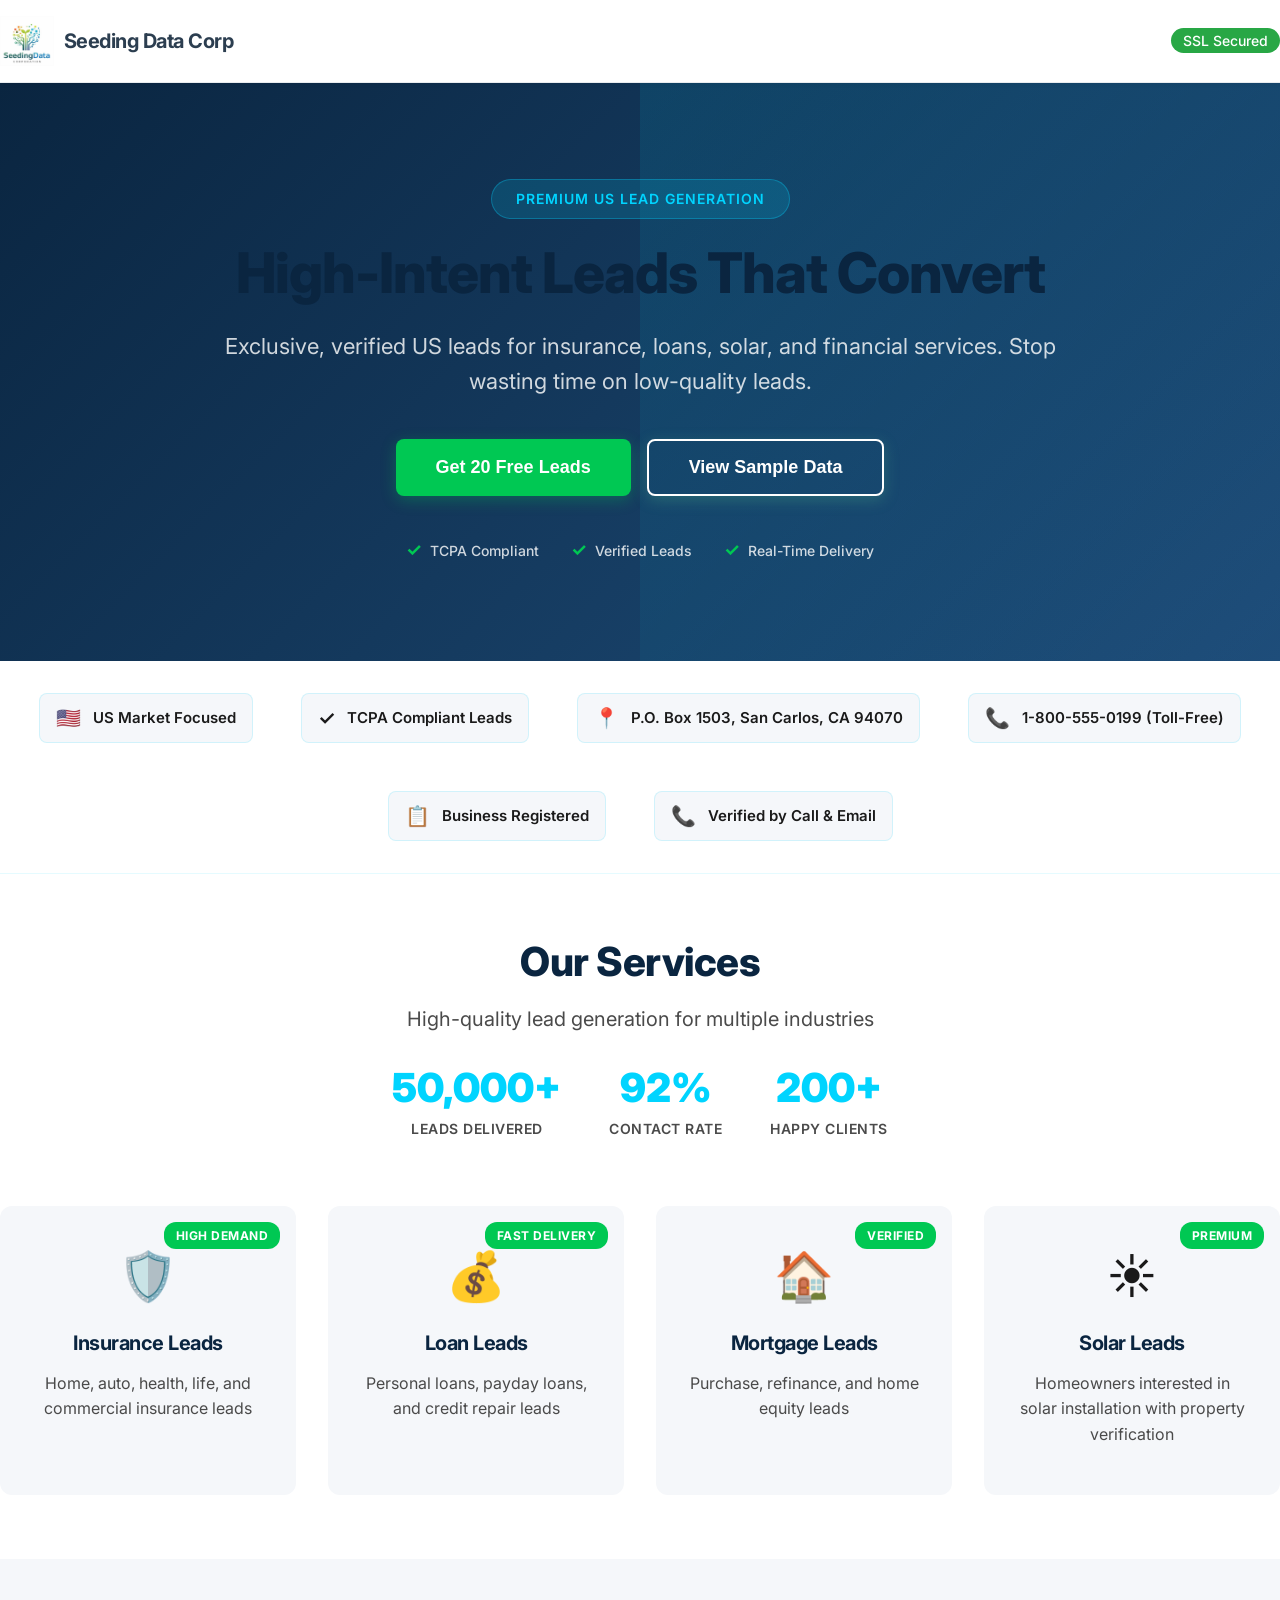
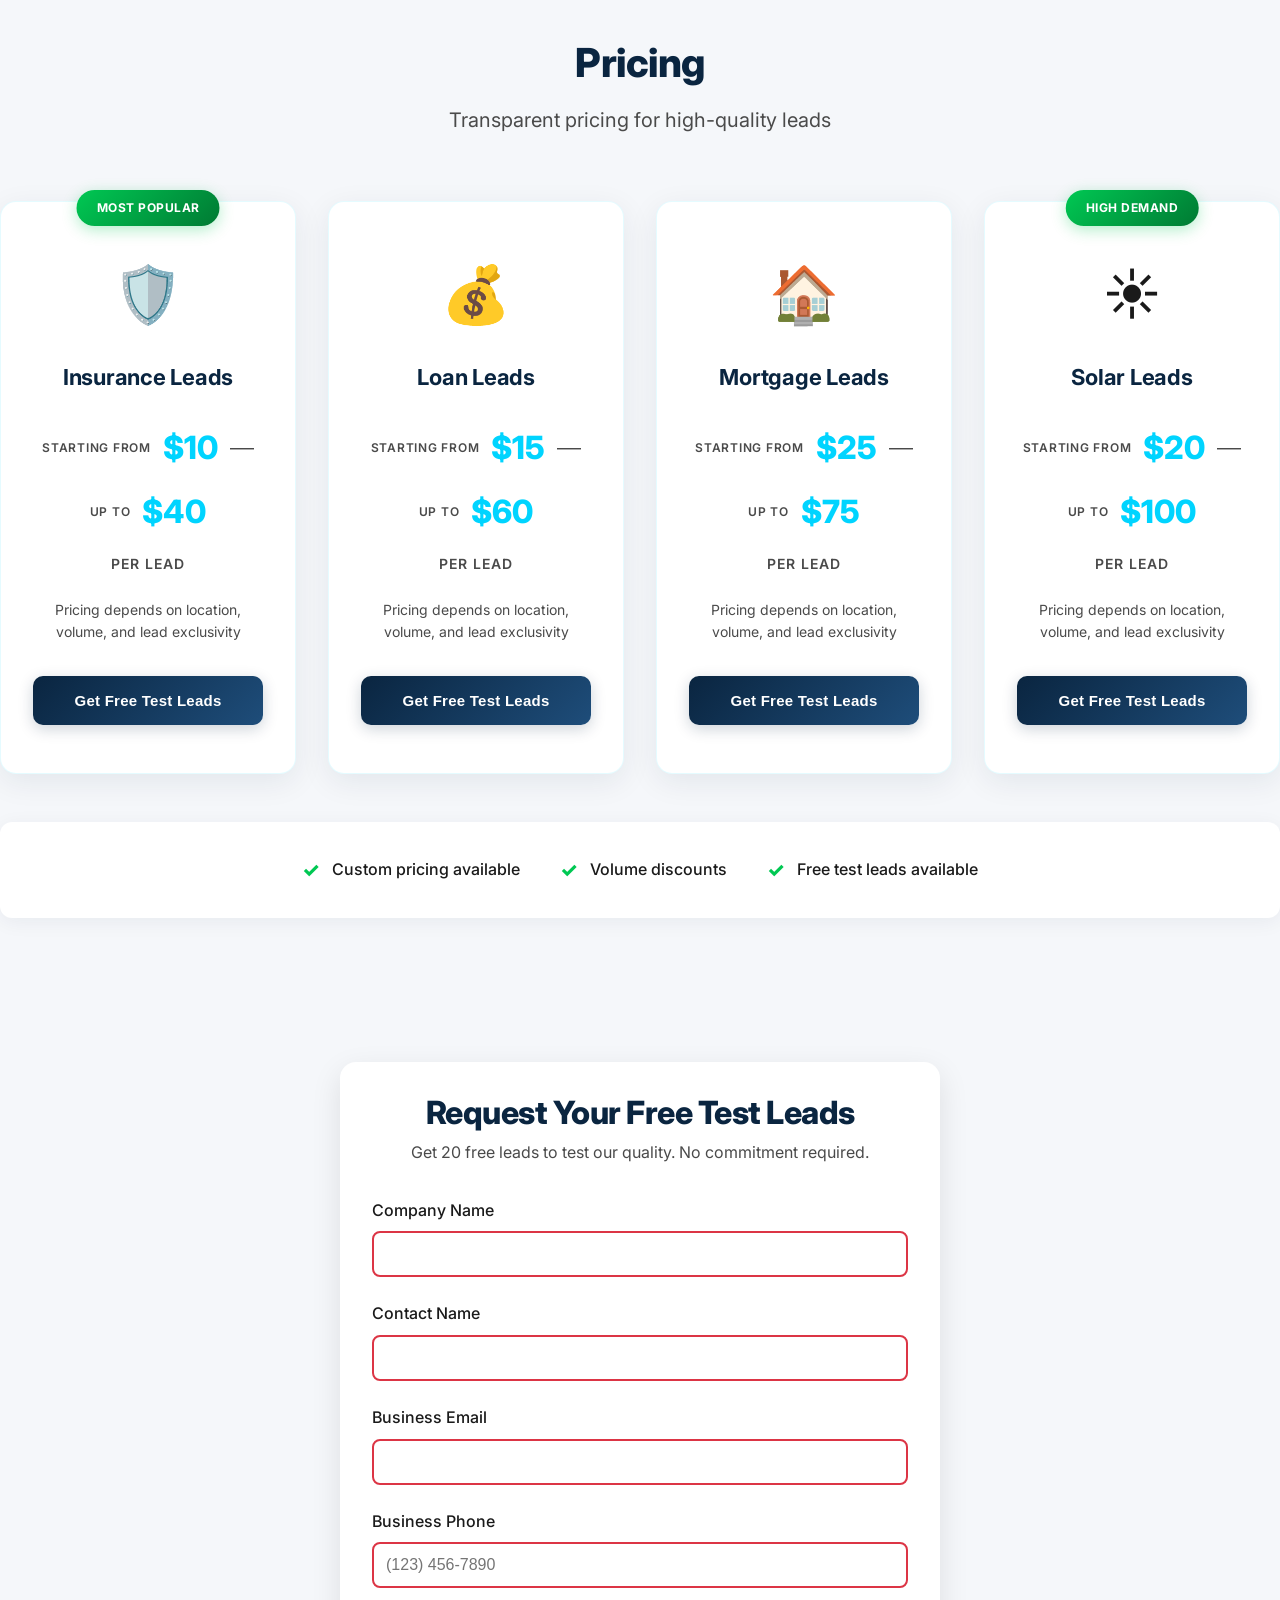
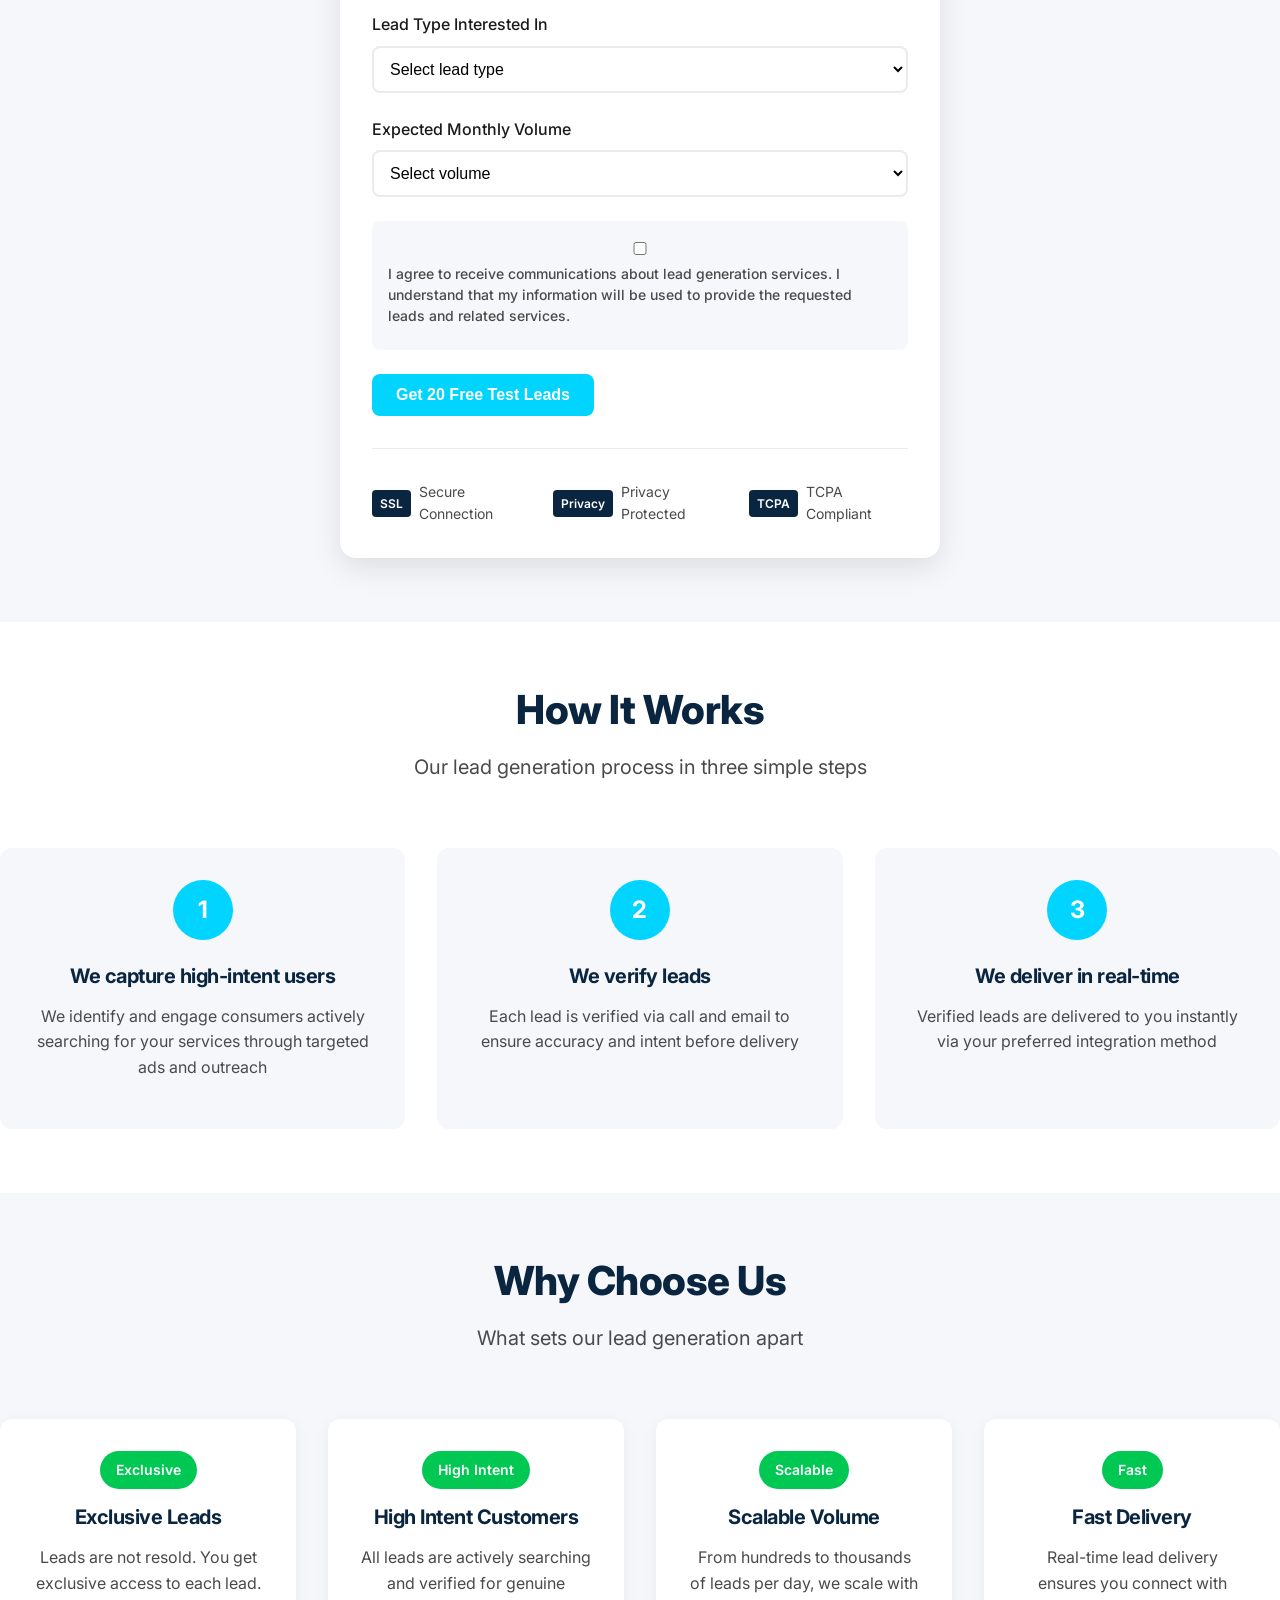
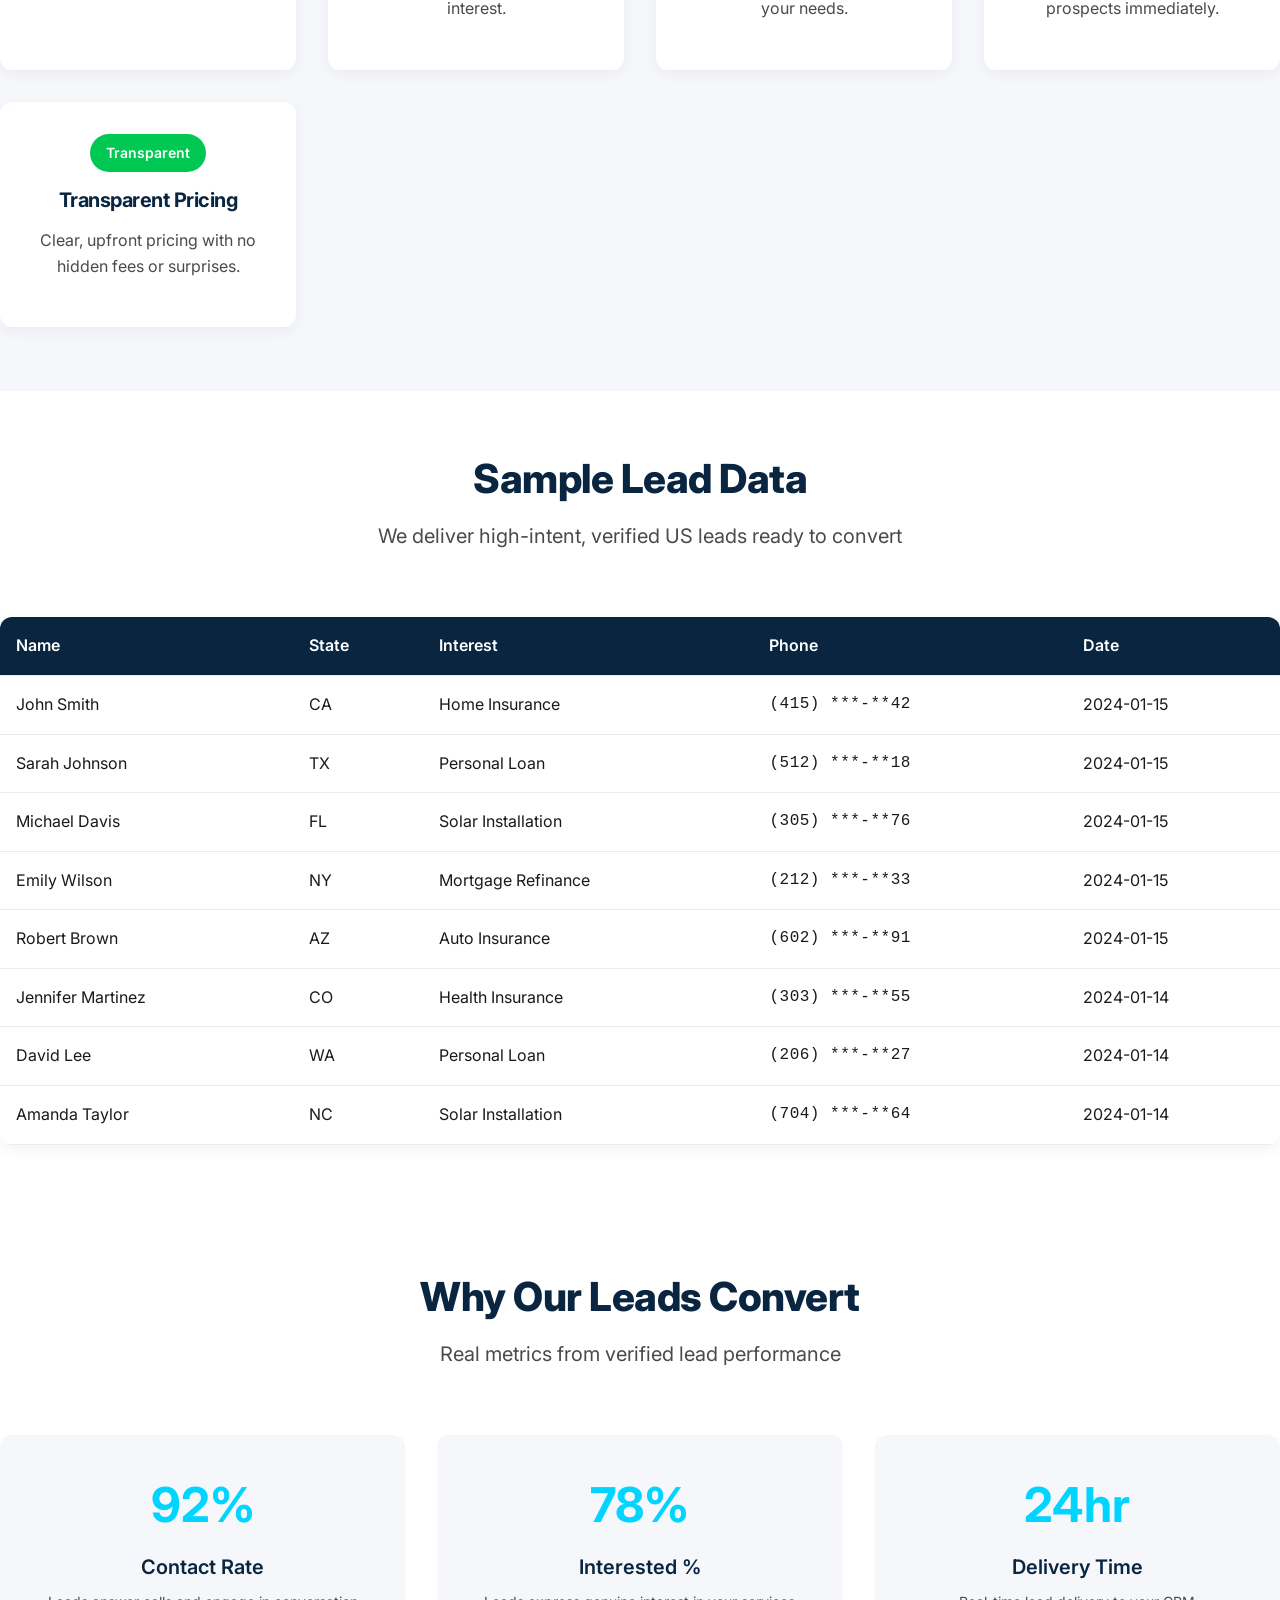
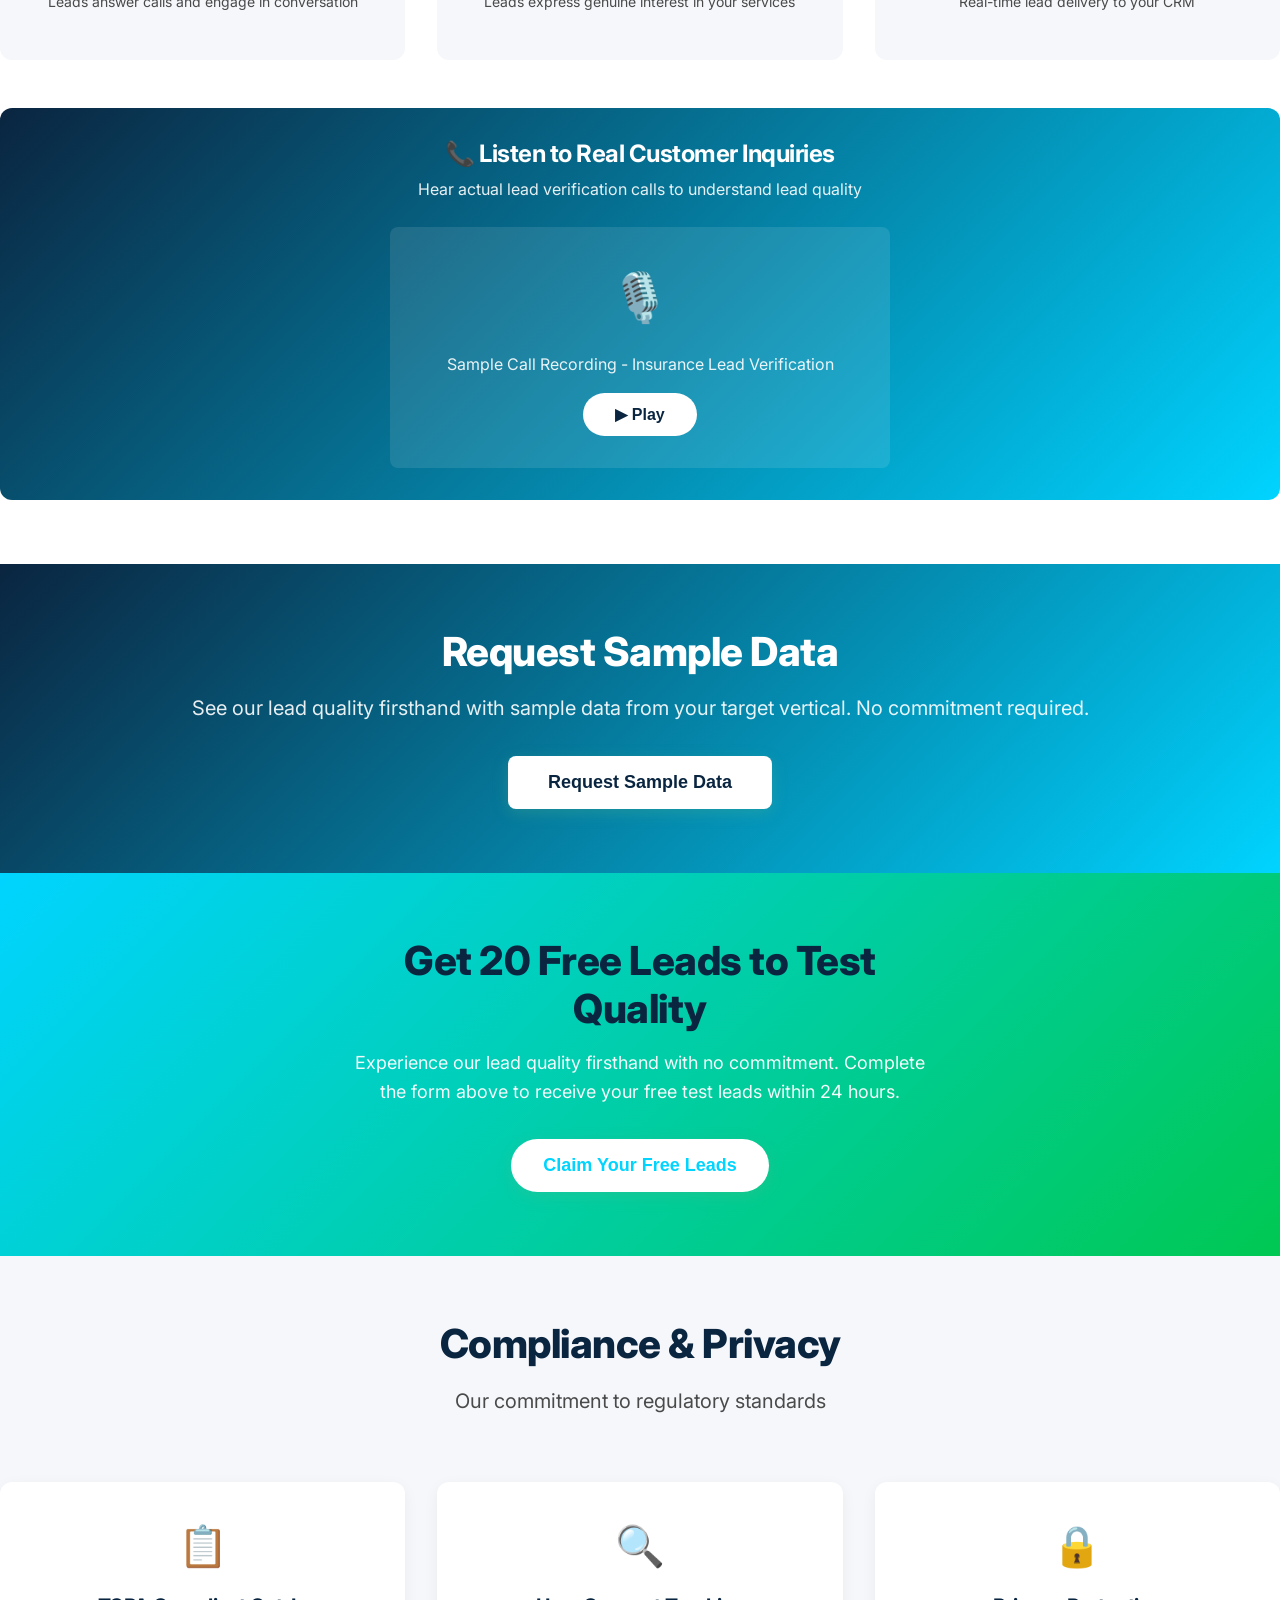
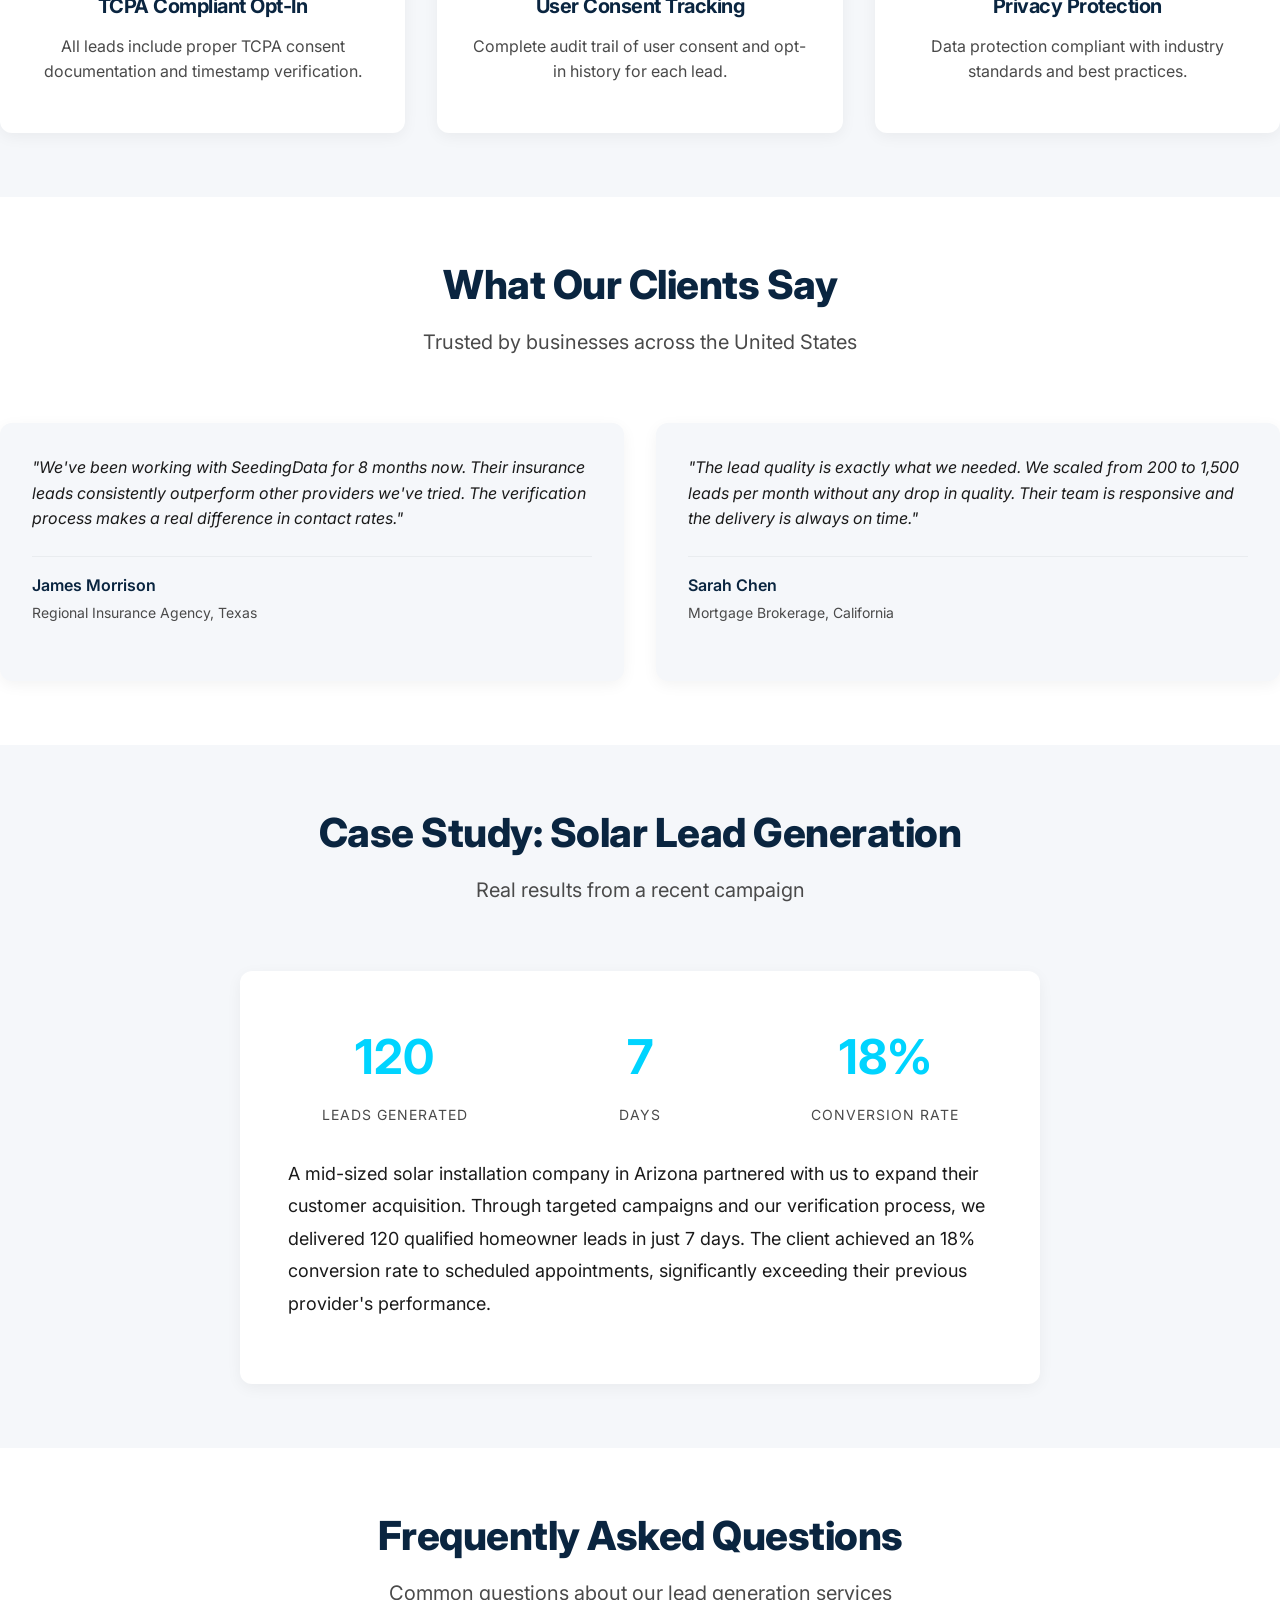
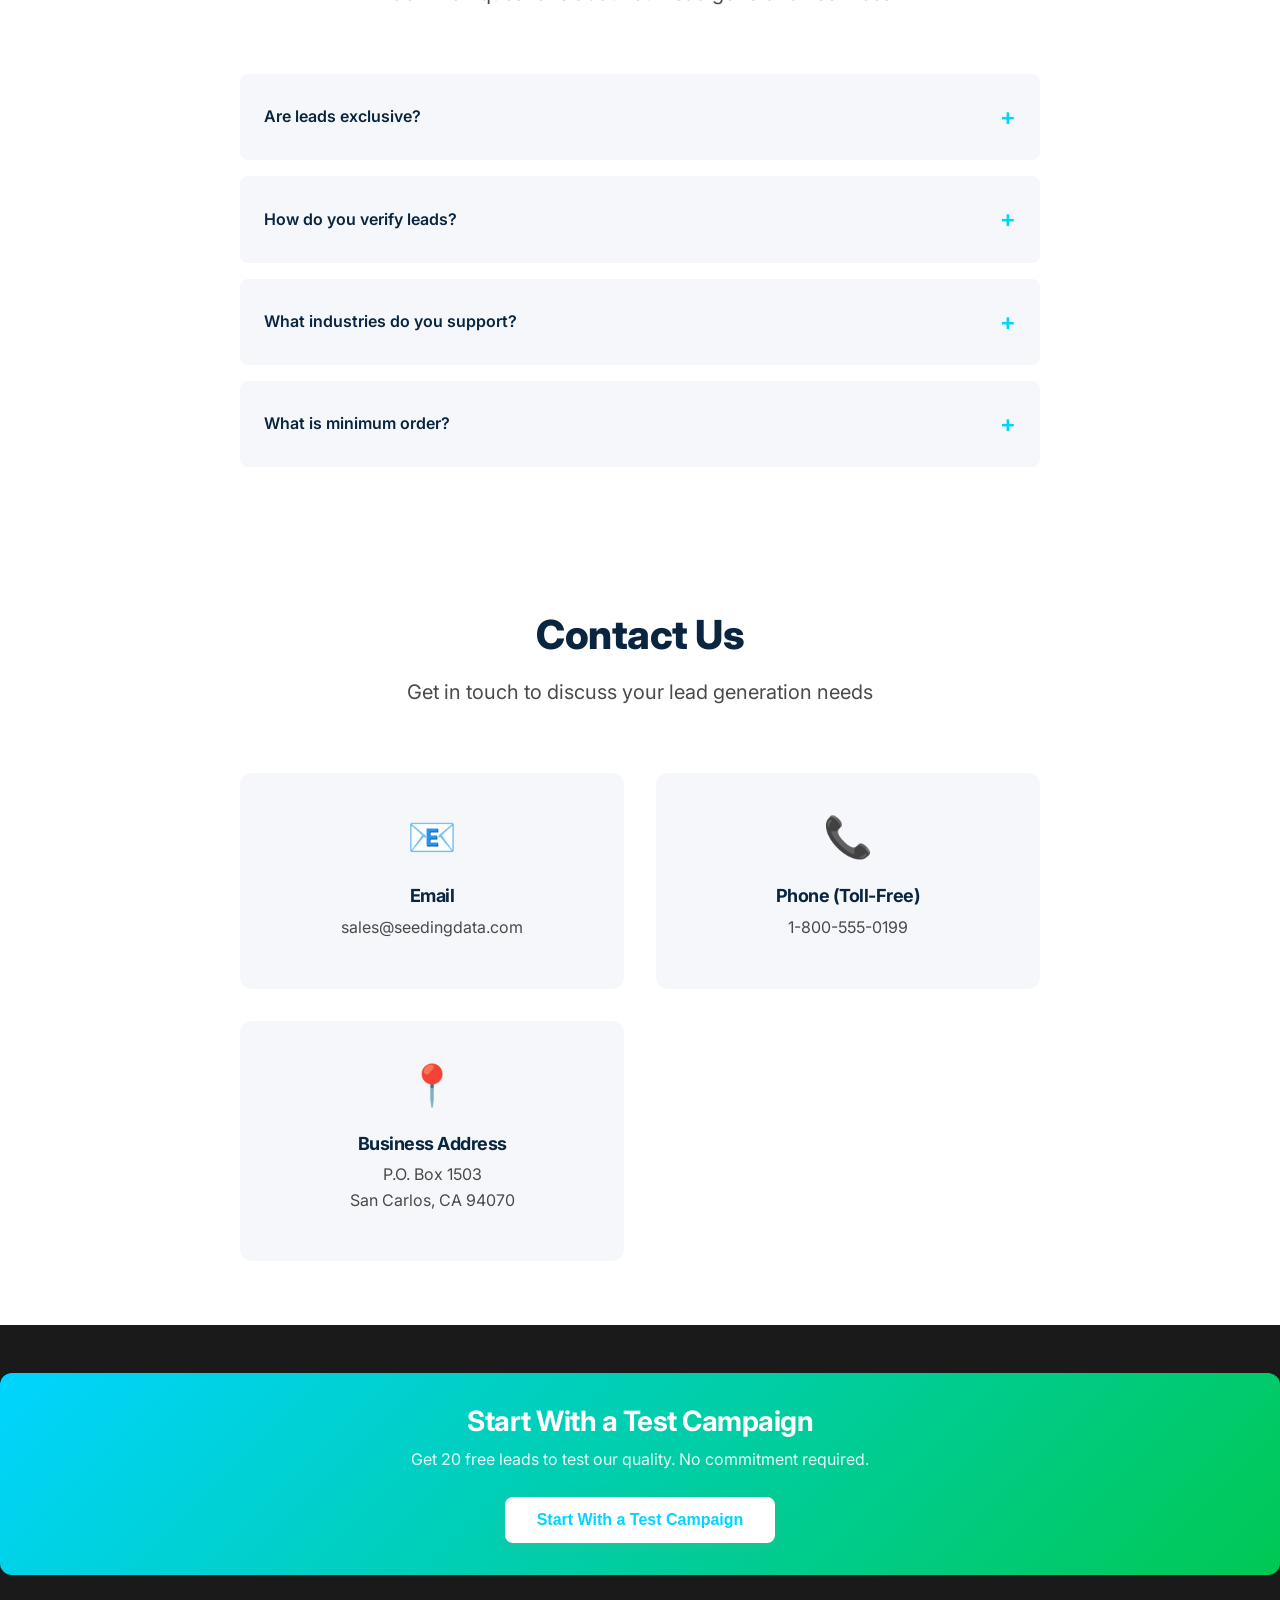
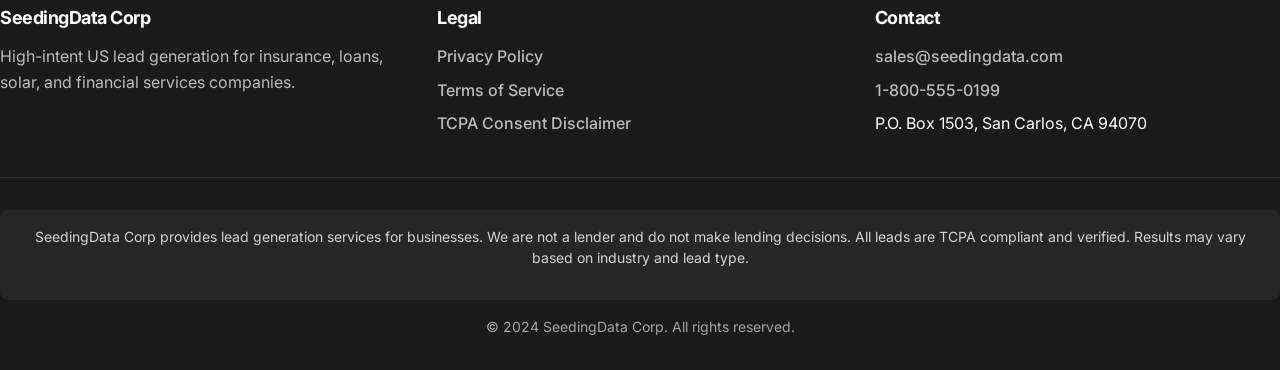
<file: index.html>
<!DOCTYPE html>
<html lang="en">
<head>
    <meta charset="UTF-8">
    <meta name="viewport" content="width=device-width, initial-scale=1.0">
    <title>SeedingData Corp - High-Intent US Lead Generation for Insurance, Loans, Solar & Finance</title>
    <meta name="description" content="Generate exclusive, verified US leads for insurance, loans, solar, and financial services. TCPA compliant, real-time delivery. Get 20 free test leads today.">
    <link rel="stylesheet" href="styles.css">
    <link rel="preconnect" href="https://fonts.googleapis.com">
    <link rel="preconnect" href="https://fonts.gstatic.com" crossorigin>
    <link href="https://fonts.googleapis.com/css2?family=Inter:wght@300;400;500;600;700&display=swap" rel="stylesheet">
</head>
<body>
    <!-- Header -->
    <header class="header">
        <div class="container">
            <div class="header-content">
                <div class="logo">
                    <div style="display: flex; align-items: center; gap: 10px;">
                        <img src="logo.jpeg" alt="SeedingData Logo" style="height: 50px; width: auto;">
                        <h1 style="font-size: 20px; margin: 0; color: #2c3e50;">Seeding Data Corp</h1>
                    </div>
                </div>
                <div class="header-trust">
                    <span class="ssl-badge">SSL Secured</span>
                </div>
            </div>
        </div>
    </header>

    <!-- Hero Section -->
    <section class="hero">
        <div class="container">
            <div class="hero-content">
                <div class="hero-text">
                    <div class="hero-badge">Premium US Lead Generation</div>
                    <h1>High-Intent Leads That Convert</h1>
                    <p>Exclusive, verified US leads for insurance, loans, solar, and financial services. Stop wasting time on low-quality leads.</p>
                    <div class="hero-cta-group">
                        <button class="cta-button primary" onclick="scrollToForm()">Get 20 Free Leads</button>
                        <button class="cta-button secondary" onclick="scrollToForm()">View Sample Data</button>
                    </div>
                    <div class="hero-trust">
                        <div class="trust-item">
                            <span class="trust-icon">✓</span>
                            <span>TCPA Compliant</span>
                        </div>
                        <div class="trust-item">
                            <span class="trust-icon">✓</span>
                            <span>Verified Leads</span>
                        </div>
                        <div class="trust-item">
                            <span class="trust-icon">✓</span>
                            <span>Real-Time Delivery</span>
                        </div>
                    </div>
                </div>
            </div>
        </div>
    </section>

    <!-- Trust Bar -->
    <section class="trust-bar">
        <div class="container">
            <div class="trust-bar-content">
                <div class="trust-bar-item">
                    <span class="trust-bar-icon">🇺🇸</span>
                    <span>US Market Focused</span>
                </div>
                <div class="trust-bar-item">
                    <span class="trust-bar-icon">✓</span>
                    <span>TCPA Compliant Leads</span>
                </div>
                <div class="trust-bar-item">
                    <span class="trust-bar-icon">📍</span>
                    <span>P.O. Box 1503, San Carlos, CA 94070</span>
                </div>
                <div class="trust-bar-item">
                    <span class="trust-bar-icon">📞</span>
                    <span>1-800-555-0199 (Toll-Free)</span>
                </div>
                <div class="trust-bar-item">
                    <span class="trust-bar-icon">📋</span>
                    <span>Business Registered</span>
                </div>
                <div class="trust-bar-item">
                    <span class="trust-bar-icon">📞</span>
                    <span>Verified by Call & Email</span>
                </div>
            </div>
        </div>
    </section>

    <!-- Services Section -->
    <section class="services">
        <div class="container">
            <div class="section-header">
                <h2>Our Services</h2>
                <p>High-quality lead generation for multiple industries</p>
                <div class="social-proof-counter">
                    <div class="counter-item">
                        <span class="counter-number">50,000+</span>
                        <span class="counter-label">Leads Delivered</span>
                    </div>
                    <div class="counter-item">
                        <span class="counter-number">92%</span>
                        <span class="counter-label">Contact Rate</span>
                    </div>
                    <div class="counter-item">
                        <span class="counter-number">200+</span>
                        <span class="counter-label">Happy Clients</span>
                    </div>
                </div>
            </div>
            <div class="services-grid">
                <div class="service-item">
                    <div class="service-icon">🛡️</div>
                    <h3>Insurance Leads</h3>
                    <p>Home, auto, health, life, and commercial insurance leads</p>
                    <div class="service-tag">High Demand</div>
                </div>
                <div class="service-item">
                    <div class="service-icon">💰</div>
                    <h3>Loan Leads</h3>
                    <p>Personal loans, payday loans, and credit repair leads</p>
                    <div class="service-tag">Fast Delivery</div>
                </div>
                <div class="service-item">
                    <div class="service-icon">🏠</div>
                    <h3>Mortgage Leads</h3>
                    <p>Purchase, refinance, and home equity leads</p>
                    <div class="service-tag">Verified</div>
                </div>
                <div class="service-item">
                    <div class="service-icon">☀️</div>
                    <h3>Solar Leads</h3>
                    <p>Homeowners interested in solar installation with property verification</p>
                    <div class="service-tag">Premium</div>
                </div>
            </div>
        </div>
    </section>

    <!-- Pricing Section -->
    <section class="pricing">
        <div class="container">
            <div class="section-header">
                <h2>Pricing</h2>
                <p>Transparent pricing for high-quality leads</p>
            </div>
            <div class="pricing-grid">
                <div class="pricing-item">
                    <div class="pricing-badge">Most Popular</div>
                    <div class="pricing-icon">🛡️</div>
                    <h3>Insurance Leads</h3>
                    <div class="pricing-details">
                        <div class="price-label">Starting from</div>
                        <div class="price-low">$10</div>
                        <div class="price-divider">—</div>
                        <div class="price-label">Up to</div>
                        <div class="price-high">$40</div>
                    </div>
                    <p class="price-unit">per lead</p>
                    <p class="price-logic">Pricing depends on location, volume, and lead exclusivity</p>
                    <button class="cta-button pricing-cta" onclick="scrollToForm()">Get Free Test Leads</button>
                </div>
                <div class="pricing-item">
                    <div class="pricing-icon">💰</div>
                    <h3>Loan Leads</h3>
                    <div class="pricing-details">
                        <div class="price-label">Starting from</div>
                        <div class="price-low">$15</div>
                        <div class="price-divider">—</div>
                        <div class="price-label">Up to</div>
                        <div class="price-high">$60</div>
                    </div>
                    <p class="price-unit">per lead</p>
                    <p class="price-logic">Pricing depends on location, volume, and lead exclusivity</p>
                    <button class="cta-button pricing-cta" onclick="scrollToForm()">Get Free Test Leads</button>
                </div>
                <div class="pricing-item">
                    <div class="pricing-icon">🏠</div>
                    <h3>Mortgage Leads</h3>
                    <div class="pricing-details">
                        <div class="price-label">Starting from</div>
                        <div class="price-low">$25</div>
                        <div class="price-divider">—</div>
                        <div class="price-label">Up to</div>
                        <div class="price-high">$75</div>
                    </div>
                    <p class="price-unit">per lead</p>
                    <p class="price-logic">Pricing depends on location, volume, and lead exclusivity</p>
                    <button class="cta-button pricing-cta" onclick="scrollToForm()">Get Free Test Leads</button>
                </div>
                <div class="pricing-item">
                    <div class="pricing-badge">High Demand</div>
                    <div class="pricing-icon">☀️</div>
                    <h3>Solar Leads</h3>
                    <div class="pricing-details">
                        <div class="price-label">Starting from</div>
                        <div class="price-low">$20</div>
                        <div class="price-divider">—</div>
                        <div class="price-label">Up to</div>
                        <div class="price-high">$100</div>
                    </div>
                    <p class="price-unit">per lead</p>
                    <p class="price-logic">Pricing depends on location, volume, and lead exclusivity</p>
                    <button class="cta-button pricing-cta" onclick="scrollToForm()">Get Free Test Leads</button>
                </div>
            </div>
            <div class="pricing-features">
                <div class="pricing-feature">
                    <span>✓</span>
                    <span>Custom pricing available</span>
                </div>
                <div class="pricing-feature">
                    <span>✓</span>
                    <span>Volume discounts</span>
                </div>
                <div class="pricing-feature">
                    <span>✓</span>
                    <span>Free test leads available</span>
                </div>
            </div>
        </div>
    </section>

    <!-- B2B Lead Request Form Section -->
    <section class="form-section" id="form-section">
        <div class="container">
            <div class="form-container">
                <div class="form-header">
                    <h2>Request Your Free Test Leads</h2>
                    <p>Get 20 free leads to test our quality. No commitment required.</p>
                </div>

                <form id="b2b-form" class="b2b-form">
                    <div class="form-group">
                        <label for="company-name">Company Name</label>
                        <input type="text" id="company-name" name="companyName" required>
                    </div>
                    <div class="form-group">
                        <label for="contact-name">Contact Name</label>
                        <input type="text" id="contact-name" name="contactName" required>
                    </div>
                    <div class="form-group">
                        <label for="business-email">Business Email</label>
                        <input type="email" id="business-email" name="businessEmail" required>
                    </div>
                    <div class="form-group">
                        <label for="business-phone">Business Phone</label>
                        <input type="tel" id="business-phone" name="businessPhone" pattern="\(\d{3}\) \d{3}-\d{4}" placeholder="(123) 456-7890" required>
                    </div>
                    <div class="form-group">
                        <label for="lead-type">Lead Type Interested In</label>
                        <select id="lead-type" name="leadType" required>
                            <option value="">Select lead type</option>
                            <option value="insurance">Insurance Leads</option>
                            <option value="personal-loan">Personal Loan Leads</option>
                            <option value="mortgage">Mortgage Leads</option>
                            <option value="solar">Solar Leads</option>
                            <option value="multiple">Multiple Types</option>
                        </select>
                    </div>
                    <div class="form-group">
                        <label for="monthly-volume">Expected Monthly Volume</label>
                        <select id="monthly-volume" name="monthlyVolume" required>
                            <option value="">Select volume</option>
                            <option value="100-500">100-500 leads/month</option>
                            <option value="500-1000">500-1,000 leads/month</option>
                            <option value="1000-5000">1,000-5,000 leads/month</option>
                            <option value="5000+">5,000+ leads/month</option>
                        </select>
                    </div>
                    <div class="form-group">
                        <div class="tcpa-consent">
                            <input type="checkbox" id="b2b-consent" name="b2bConsent" required>
                            <label for="b2b-consent">
                                I agree to receive communications about lead generation services. I understand that my information will be used to provide the requested leads and related services.
                            </label>
                        </div>
                    </div>
                    <button type="submit" class="submit-button">Get 20 Free Test Leads</button>
                </form>

                <!-- Trust Badges -->
                <div class="form-trust-badges">
                    <div class="trust-badge">
                        <span class="badge-icon">SSL</span>
                        <span>Secure Connection</span>
                    </div>
                    <div class="trust-badge">
                        <span class="badge-icon">Privacy</span>
                        <span>Privacy Protected</span>
                    </div>
                    <div class="trust-badge">
                        <span class="badge-icon">TCPA</span>
                        <span>TCPA Compliant</span>
                    </div>
                </div>
            </div>
        </div>
    </section>

    <!-- How It Works -->
    <section class="how-it-works">
        <div class="container">
            <div class="section-header">
                <h2>How It Works</h2>
                <p>Our lead generation process in three simple steps</p>
            </div>
            <div class="steps-grid">
                <div class="step-item">
                    <div class="step-number">1</div>
                    <h3>We capture high-intent users</h3>
                    <p>We identify and engage consumers actively searching for your services through targeted ads and outreach</p>
                </div>
                <div class="step-item">
                    <div class="step-number">2</div>
                    <h3>We verify leads</h3>
                    <p>Each lead is verified via call and email to ensure accuracy and intent before delivery</p>
                </div>
                <div class="step-item">
                    <div class="step-number">3</div>
                    <h3>We deliver in real-time</h3>
                    <p>Verified leads are delivered to you instantly via your preferred integration method</p>
                </div>
            </div>
        </div>
    </section>

    <!-- Why Choose Us -->
    <section class="benefits">
        <div class="container">
            <div class="section-header">
                <h2>Why Choose Us</h2>
                <p>What sets our lead generation apart</p>
            </div>
            <div class="benefits-grid">
                <div class="benefit-item">
                    <div class="benefit-icon">Exclusive</div>
                    <h3>Exclusive Leads</h3>
                    <p>Leads are not resold. You get exclusive access to each lead.</p>
                </div>
                <div class="benefit-item">
                    <div class="benefit-icon">High Intent</div>
                    <h3>High Intent Customers</h3>
                    <p>All leads are actively searching and verified for genuine interest.</p>
                </div>
                <div class="benefit-item">
                    <div class="benefit-icon">Scalable</div>
                    <h3>Scalable Volume</h3>
                    <p>From hundreds to thousands of leads per day, we scale with your needs.</p>
                </div>
                <div class="benefit-item">
                    <div class="benefit-icon">Fast</div>
                    <h3>Fast Delivery</h3>
                    <p>Real-time lead delivery ensures you connect with prospects immediately.</p>
                </div>
                <div class="benefit-item">
                    <div class="benefit-icon">Transparent</div>
                    <h3>Transparent Pricing</h3>
                    <p>Clear, upfront pricing with no hidden fees or surprises.</p>
                </div>
            </div>
        </div>
    </section>

    <!-- Sample Leads Section -->
    <section class="sample-leads">
        <div class="container">
            <div class="section-header">
                <h2>Sample Lead Data</h2>
                <p>We deliver high-intent, verified US leads ready to convert</p>
            </div>
            <div class="sample-leads-table">
                <table>
                    <thead>
                        <tr>
                            <th>Name</th>
                            <th>State</th>
                            <th>Interest</th>
                            <th>Phone</th>
                            <th>Date</th>
                        </tr>
                    </thead>
                    <tbody>
                        <tr>
                            <td>John Smith</td>
                            <td>CA</td>
                            <td>Home Insurance</td>
                            <td>(415) ***-**42</td>
                            <td>2024-01-15</td>
                        </tr>
                        <tr>
                            <td>Sarah Johnson</td>
                            <td>TX</td>
                            <td>Personal Loan</td>
                            <td>(512) ***-**18</td>
                            <td>2024-01-15</td>
                        </tr>
                        <tr>
                            <td>Michael Davis</td>
                            <td>FL</td>
                            <td>Solar Installation</td>
                            <td>(305) ***-**76</td>
                            <td>2024-01-15</td>
                        </tr>
                        <tr>
                            <td>Emily Wilson</td>
                            <td>NY</td>
                            <td>Mortgage Refinance</td>
                            <td>(212) ***-**33</td>
                            <td>2024-01-15</td>
                        </tr>
                        <tr>
                            <td>Robert Brown</td>
                            <td>AZ</td>
                            <td>Auto Insurance</td>
                            <td>(602) ***-**91</td>
                            <td>2024-01-15</td>
                        </tr>
                        <tr>
                            <td>Jennifer Martinez</td>
                            <td>CO</td>
                            <td>Health Insurance</td>
                            <td>(303) ***-**55</td>
                            <td>2024-01-14</td>
                        </tr>
                        <tr>
                            <td>David Lee</td>
                            <td>WA</td>
                            <td>Personal Loan</td>
                            <td>(206) ***-**27</td>
                            <td>2024-01-14</td>
                        </tr>
                        <tr>
                            <td>Amanda Taylor</td>
                            <td>NC</td>
                            <td>Solar Installation</td>
                            <td>(704) ***-**64</td>
                            <td>2024-01-14</td>
                        </tr>
                    </tbody>
                </table>
            </div>
        </div>
    </section>

    <!-- Proof Section -->
    <section class="proof-section">
        <div class="container">
            <div class="section-header">
                <h2>Why Our Leads Convert</h2>
                <p>Real metrics from verified lead performance</p>
            </div>
            <div class="proof-grid">
                <div class="proof-item">
                    <div class="proof-metric">92%</div>
                    <div class="proof-label">Contact Rate</div>
                    <p>Leads answer calls and engage in conversation</p>
                </div>
                <div class="proof-item">
                    <div class="proof-metric">78%</div>
                    <div class="proof-label">Interested %</div>
                    <p>Leads express genuine interest in your services</p>
                </div>
                <div class="proof-item">
                    <div class="proof-metric">24hr</div>
                    <div class="proof-label">Delivery Time</div>
                    <p>Real-time lead delivery to your CRM</p>
                </div>
            </div>
            <div class="call-recording">
                <div class="call-recording-content">
                    <h3>📞 Listen to Real Customer Inquiries</h3>
                    <p>Hear actual lead verification calls to understand lead quality</p>
                    <div class="audio-player">
                        <div class="audio-placeholder">
                            <span>🎙️</span>
                            <p>Sample Call Recording - Insurance Lead Verification</p>
                            <button class="play-button">▶ Play</button>
                        </div>
                    </div>
                </div>
            </div>
        </div>
    </section>

    <!-- Mid-Page CTA -->
    <section class="mid-cta">
        <div class="container">
            <div class="cta-content">
                <h2>Request Sample Data</h2>
                <p>See our lead quality firsthand with sample data from your target vertical. No commitment required.</p>
                <button class="cta-button" onclick="scrollToForm()">Request Sample Data</button>
            </div>
        </div>
    </section>

    <!-- Free Test Offer -->
    <section class="free-test-offer">
        <div class="container">
            <div class="offer-content">
                <h2>Get 20 Free Leads to Test Quality</h2>
                <p>Experience our lead quality firsthand with no commitment. Complete the form above to receive your free test leads within 24 hours.</p>
                <button class="cta-button" onclick="scrollToForm()">Claim Your Free Leads</button>
            </div>
        </div>
    </section>

    <!-- Compliance Section -->
    <section class="compliance">
        <div class="container">
            <div class="section-header">
                <h2>Compliance & Privacy</h2>
                <p>Our commitment to regulatory standards</p>
            </div>
            <div class="compliance-grid">
                <div class="compliance-item">
                    <div class="compliance-icon">📋</div>
                    <h3>TCPA Compliant Opt-In</h3>
                    <p>All leads include proper TCPA consent documentation and timestamp verification.</p>
                </div>
                <div class="compliance-item">
                    <div class="compliance-icon">🔍</div>
                    <h3>User Consent Tracking</h3>
                    <p>Complete audit trail of user consent and opt-in history for each lead.</p>
                </div>
                <div class="compliance-item">
                    <div class="compliance-icon">🔒</div>
                    <h3>Privacy Protection</h3>
                    <p>Data protection compliant with industry standards and best practices.</p>
                </div>
            </div>
        </div>
    </section>

    <!-- Testimonials Section -->
    <section class="testimonials">
        <div class="container">
            <div class="section-header">
                <h2>What Our Clients Say</h2>
                <p>Trusted by businesses across the United States</p>
            </div>
            <div class="testimonials-grid">
                <div class="testimonial-item">
                    <div class="testimonial-content">
                        <p>"We've been working with SeedingData for 8 months now. Their insurance leads consistently outperform other providers we've tried. The verification process makes a real difference in contact rates."</p>
                        <div class="testimonial-author">
                            <div class="author-name">James Morrison</div>
                            <div class="author-company">Regional Insurance Agency, Texas</div>
                        </div>
                    </div>
                </div>
                <div class="testimonial-item">
                    <div class="testimonial-content">
                        <p>"The lead quality is exactly what we needed. We scaled from 200 to 1,500 leads per month without any drop in quality. Their team is responsive and the delivery is always on time."</p>
                        <div class="testimonial-author">
                            <div class="author-name">Sarah Chen</div>
                            <div class="author-company">Mortgage Brokerage, California</div>
                        </div>
                    </div>
                </div>
            </div>
        </div>
    </section>

    <!-- Case Study Section -->
    <section class="case-study">
        <div class="container">
            <div class="section-header">
                <h2>Case Study: Solar Lead Generation</h2>
                <p>Real results from a recent campaign</p>
            </div>
            <div class="case-study-content">
                <div class="case-study-metrics">
                    <div class="metric-item">
                        <div class="metric-number">120</div>
                        <div class="metric-label">Leads Generated</div>
                    </div>
                    <div class="metric-item">
                        <div class="metric-number">7</div>
                        <div class="metric-label">Days</div>
                    </div>
                    <div class="metric-item">
                        <div class="metric-number">18%</div>
                        <div class="metric-label">Conversion Rate</div>
                    </div>
                </div>
                <div class="case-study-text">
                    <p>A mid-sized solar installation company in Arizona partnered with us to expand their customer acquisition. Through targeted campaigns and our verification process, we delivered 120 qualified homeowner leads in just 7 days. The client achieved an 18% conversion rate to scheduled appointments, significantly exceeding their previous provider's performance.</p>
                </div>
            </div>
        </div>
    </section>

    <!-- FAQ Section -->
    <section class="faq">
        <div class="container">
            <div class="section-header">
                <h2>Frequently Asked Questions</h2>
                <p>Common questions about our lead generation services</p>
            </div>
            <div class="faq-list">
                <div class="faq-item">
                    <div class="faq-question" onclick="toggleFAQ(this)">
                        <span>Are leads exclusive?</span>
                        <span class="faq-toggle">+</span>
                    </div>
                    <div class="faq-answer">
                        <p>Yes, all our leads are exclusive to your business. We do not resell leads to multiple clients. Once a lead is delivered to you, it is removed from our active inventory to ensure you have the first opportunity to convert.</p>
                    </div>
                </div>
                <div class="faq-item">
                    <div class="faq-question" onclick="toggleFAQ(this)">
                        <span>How do you verify leads?</span>
                        <span class="faq-toggle">+</span>
                    </div>
                    <div class="faq-answer">
                        <p>Every lead goes through a two-step verification process. First, we verify contact information via email confirmation. Second, our team conducts a brief phone verification to confirm interest and ensure the lead matches the requested criteria. Only verified leads are delivered to clients.</p>
                    </div>
                </div>
                <div class="faq-item">
                    <div class="faq-question" onclick="toggleFAQ(this)">
                        <span>What industries do you support?</span>
                        <span class="faq-toggle">+</span>
                    </div>
                    <div class="faq-answer">
                        <p>We specialize in four primary verticals: insurance (home, auto, health, life), personal loans, mortgage/refinance, and solar installation. Our team has deep experience in these industries and understands the specific lead requirements for each.</p>
                    </div>
                </div>
                <div class="faq-item">
                    <div class="faq-question" onclick="toggleFAQ(this)">
                        <span>What is minimum order?</span>
                        <span class="faq-toggle">+</span>
                    </div>
                    <div class="faq-answer">
                        <p>Our minimum order is 100 leads per month for new clients. This allows us to properly onboard your business and ensure lead quality meets your expectations. After the initial period, we can work with you to adjust volume based on your capacity and results.</p>
                    </div>
                </div>
            </div>
        </div>
    </section>

    <!-- Contact Section -->
    <section class="contact">
        <div class="container">
            <div class="section-header">
                <h2>Contact Us</h2>
                <p>Get in touch to discuss your lead generation needs</p>
            </div>
            <div class="contact-content">
                <div class="contact-item">
                    <div class="contact-icon">📧</div>
                    <h3>Email</h3>
                    <p>sales@seedingdata.com</p>
                </div>
                <div class="contact-item">
                    <div class="contact-icon">📞</div>
                    <h3>Phone (Toll-Free)</h3>
                    <p>1-800-555-0199</p>
                </div>
                <div class="contact-item">
                    <div class="contact-icon">📍</div>
                    <h3>Business Address</h3>
                    <p>P.O. Box 1503<br>San Carlos, CA 94070</p>
                </div>
            </div>
        </div>
    </section>

    <!-- Footer -->
    <footer class="footer">
        <div class="container">
            <div class="footer-cta">
                <h3>Start With a Test Campaign</h3>
                <p>Get 20 free leads to test our quality. No commitment required.</p>
                <button class="cta-button" onclick="scrollToForm()">Start With a Test Campaign</button>
            </div>
            <div class="footer-content">
                <div class="footer-section">
                    <h3>SeedingData Corp</h3>
                    <p>High-intent US lead generation for insurance, loans, solar, and financial services companies.</p>
                </div>
                <div class="footer-section">
                    <h3>Legal</h3>
                    <ul>
                        <li><a href="privacy-policy.html">Privacy Policy</a></li>
                        <li><a href="terms-of-service.html">Terms of Service</a></li>
                        <li><a href="disclosure.html">TCPA Consent Disclaimer</a></li>
                    </ul>
                </div>
                <div class="footer-section">
                    <h3>Contact</h3>
                    <ul>
                        <li><a href="mailto:sales@seedingdata.com">sales@seedingdata.com</a></li>
                        <li><a href="tel:1-800-555-0199">1-800-555-0199</a></li>
                        <li>P.O. Box 1503, San Carlos, CA 94070</li>
                    </ul>
                </div>
            </div>
            <div class="footer-bottom">
                <div class="disclaimer">
                    <p>SeedingData Corp provides lead generation services for businesses. We are not a lender and do not make lending decisions. All leads are TCPA compliant and verified. Results may vary based on industry and lead type.</p>
                </div>
                <div class="copyright">
                    <p>&copy; 2024 SeedingData Corp. All rights reserved.</p>
                </div>
            </div>
        </div>
    </footer>

    <script src="script.js"></script>
</body>
</html>
</file>
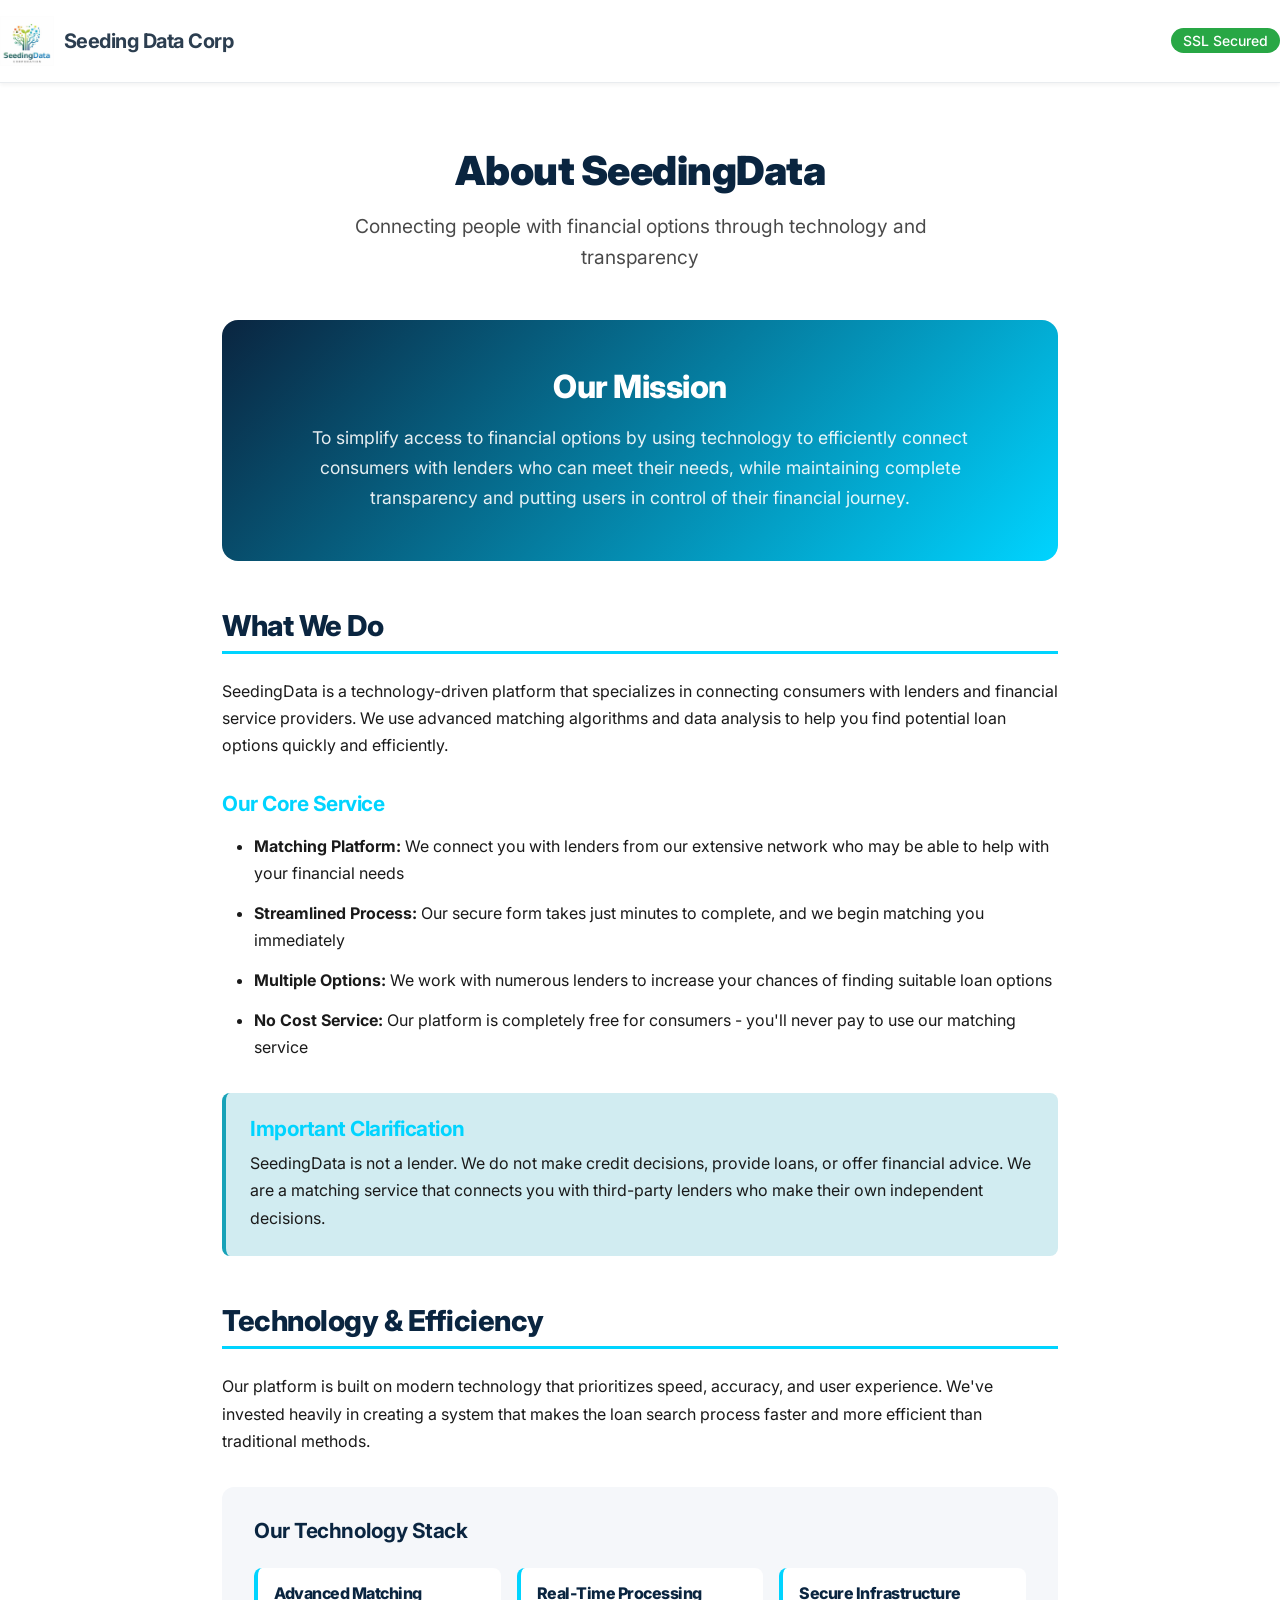
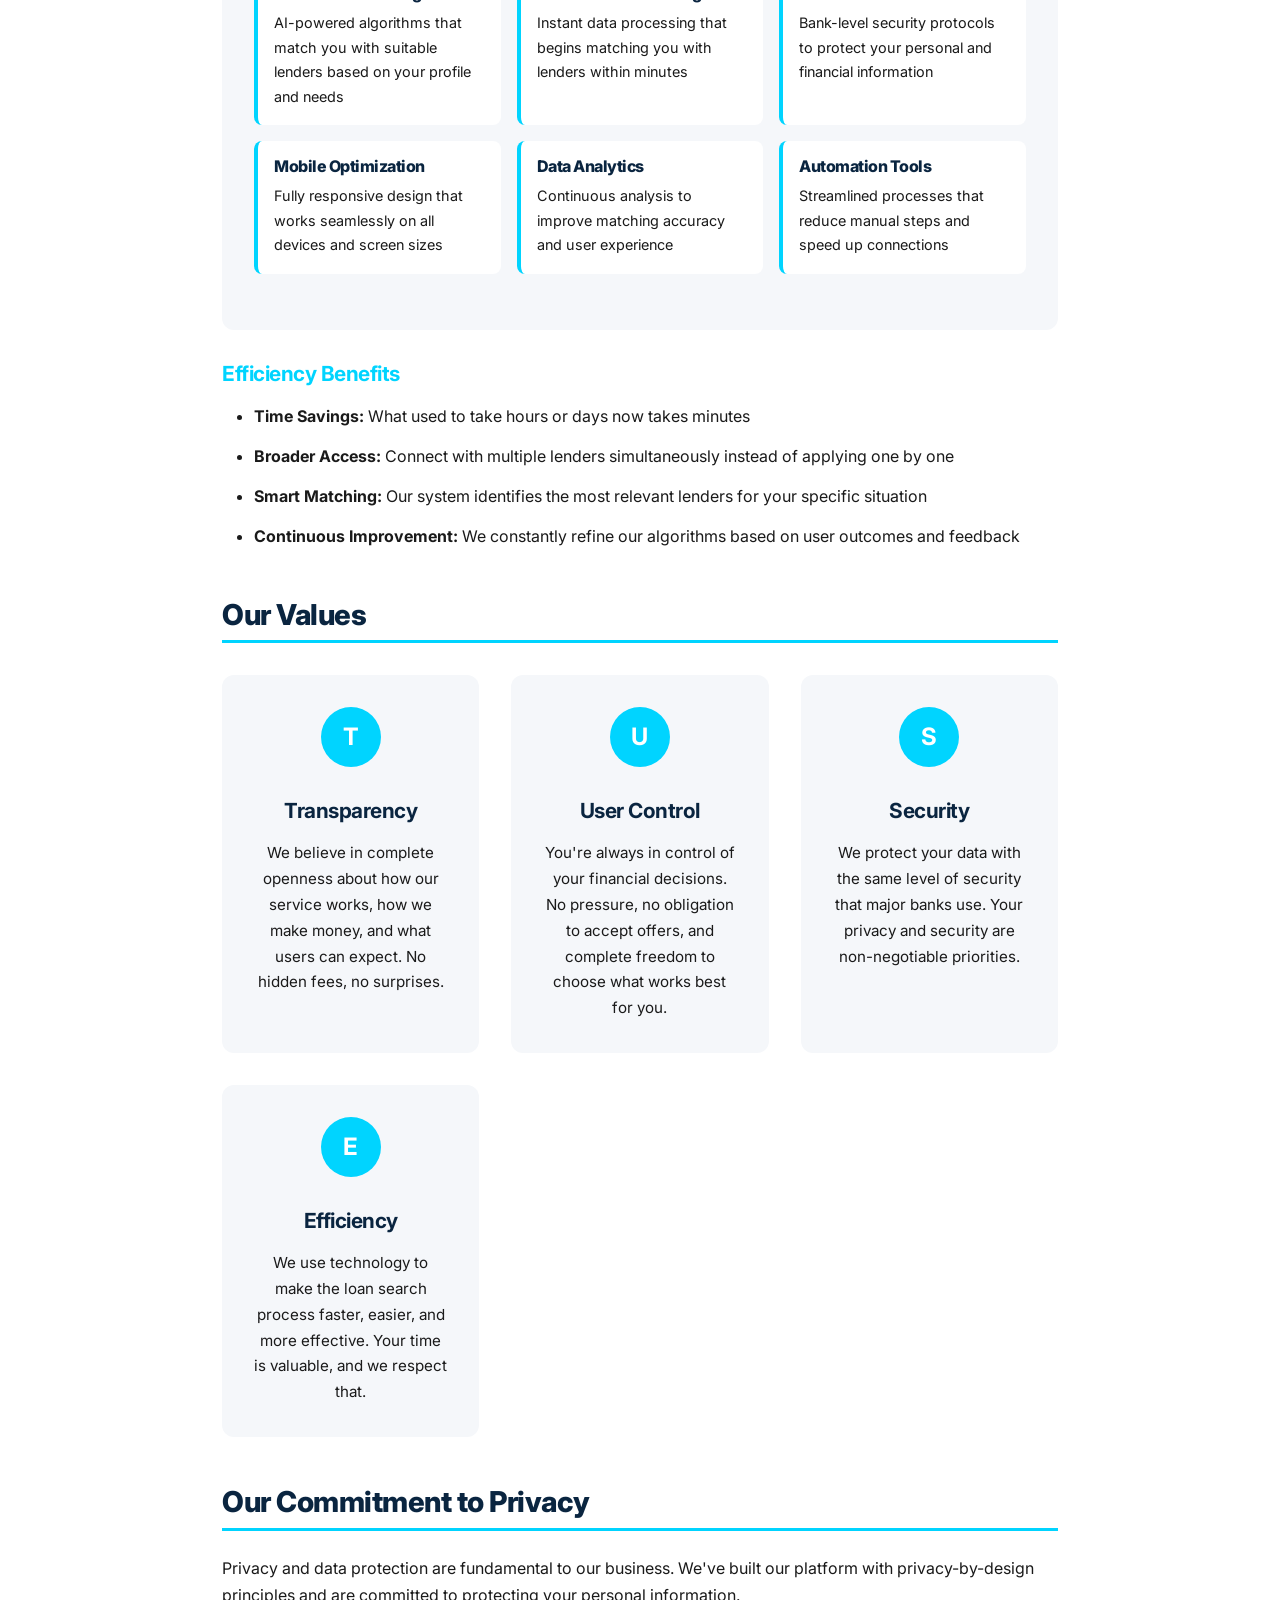
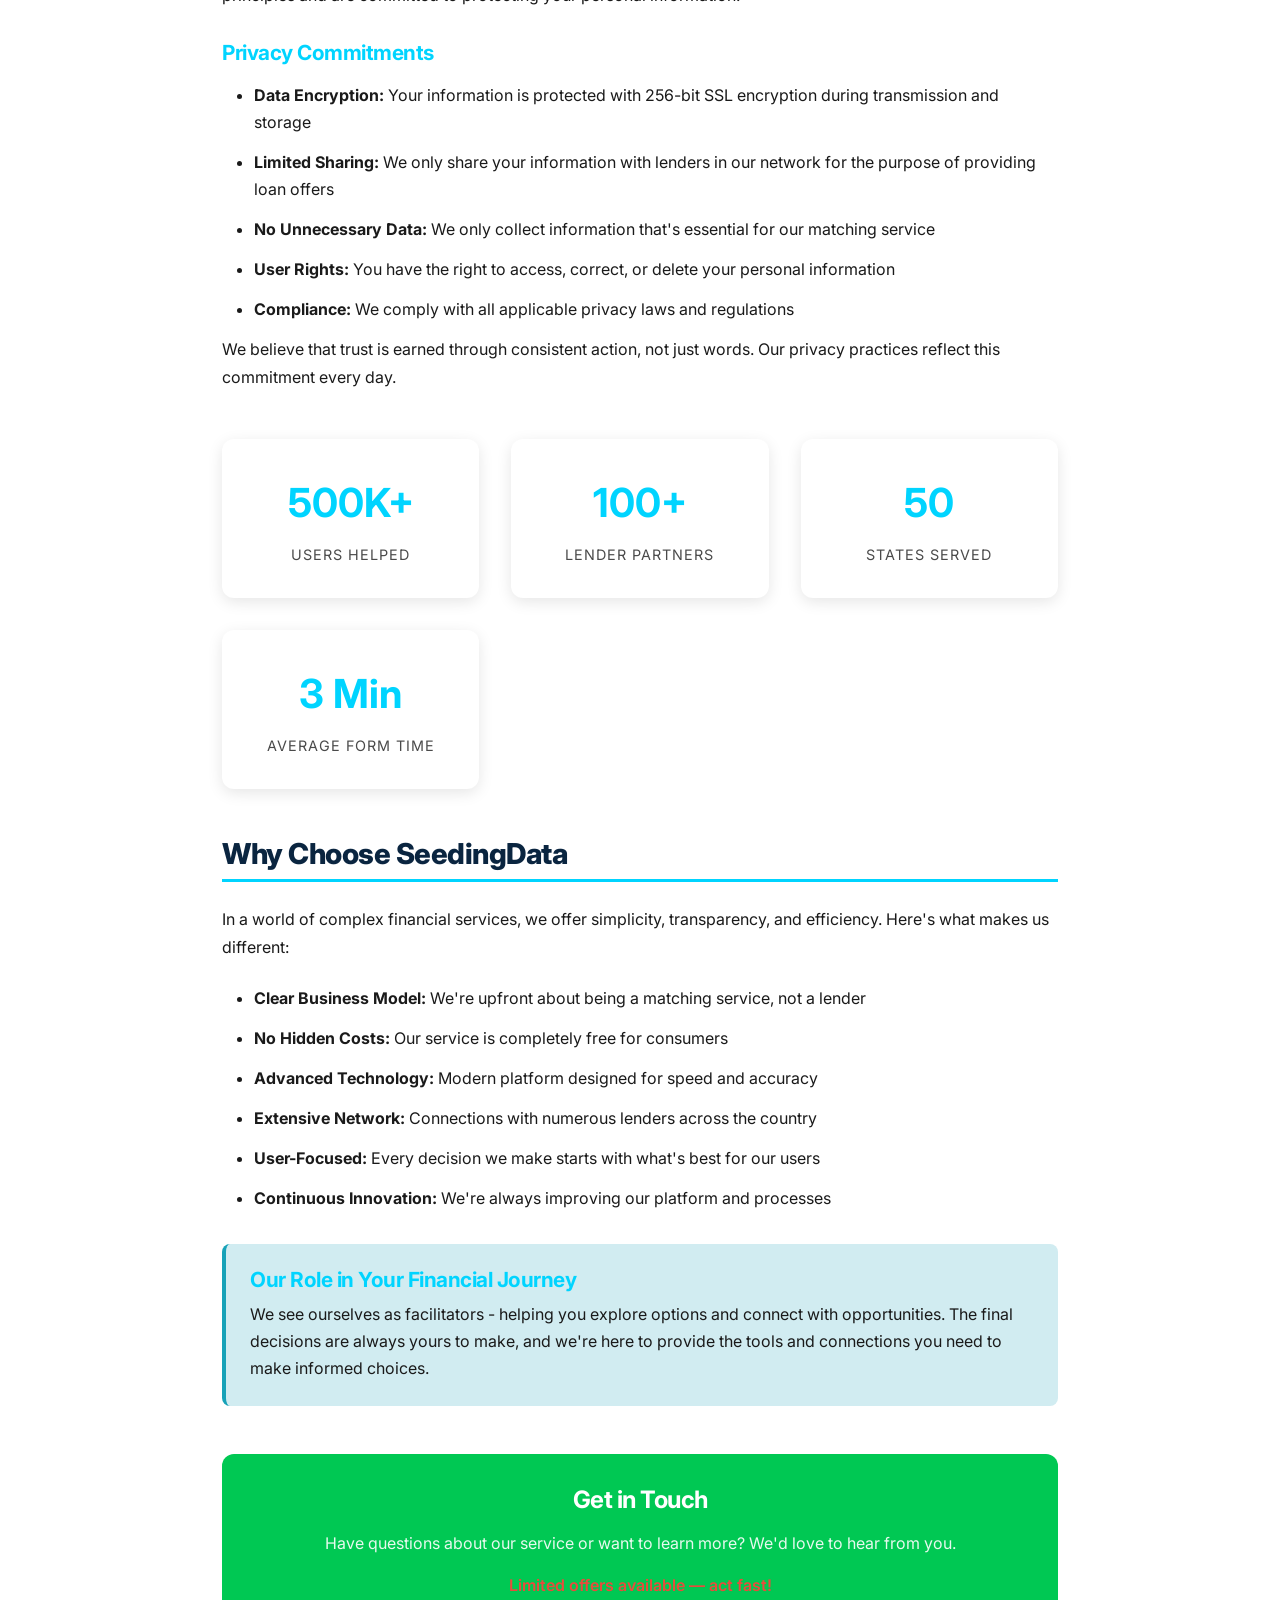
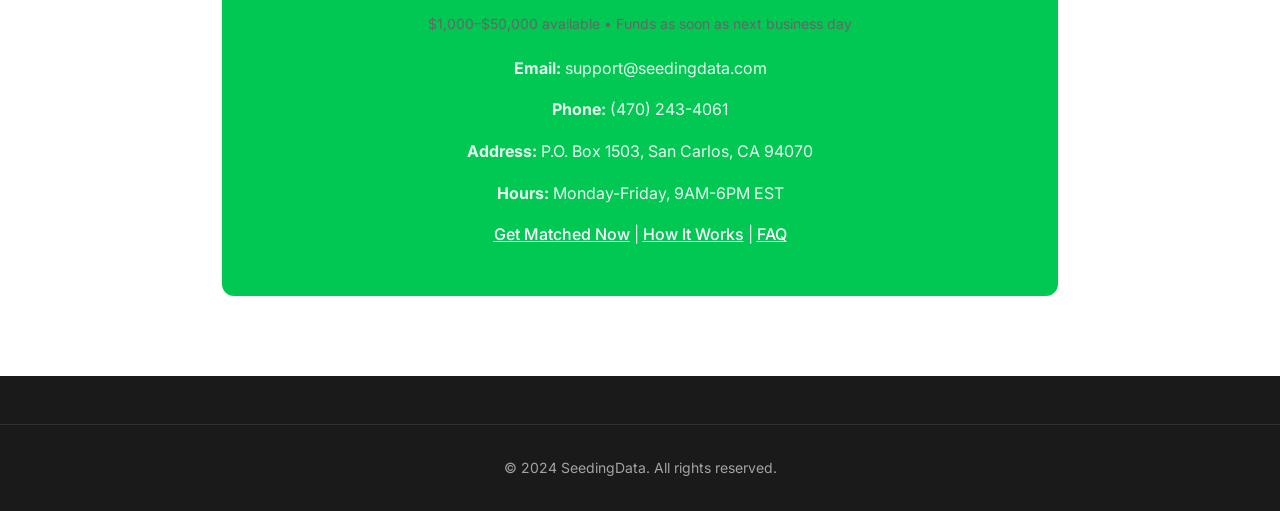
<file: about-us.html>
<!DOCTYPE html>
<html lang="en">
<head>
    <meta charset="UTF-8">
    <meta name="viewport" content="width=device-width, initial-scale=1.0">
    <title>About Us - SeedingData</title>
    <link rel="stylesheet" href="styles.css">
    <link rel="preconnect" href="https://fonts.googleapis.com">
    <link rel="preconnect" href="https://fonts.gstatic.com" crossorigin>
    <link href="https://fonts.googleapis.com/css2?family=Inter:wght@300;400;500;600;700&display=swap" rel="stylesheet">
    <style>
        .about-container {
            max-width: 900px;
            margin: 0 auto;
            padding: 2rem;
            background: white;
            min-height: 100vh;
        }
        .about-header {
            text-align: center;
            margin-bottom: 3rem;
            padding-top: 2rem;
        }
        .about-header h1 {
            color: var(--primary-blue);
            font-size: 2.5rem;
            margin-bottom: 1rem;
        }
        .about-header p {
            color: var(--text-light);
            font-size: 1.2rem;
            max-width: 600px;
            margin: 0 auto;
        }
        .mission-section {
            background: linear-gradient(135deg, var(--primary-blue) 0%, var(--primary-teal) 100%);
            color: white;
            padding: 3rem 2rem;
            border-radius: 16px;
            margin: 3rem 0;
            text-align: center;
        }
        .mission-section h2 {
            color: white;
            font-size: 2rem;
            margin-bottom: 1rem;
        }
        .mission-section p {
            color: rgba(255, 255, 255, 0.9);
            font-size: 1.1rem;
            line-height: 1.7;
            max-width: 700px;
            margin: 0 auto;
        }
        .content-section {
            margin: 3rem 0;
        }
        .content-section h2 {
            color: var(--primary-blue);
            font-size: 1.8rem;
            margin-bottom: 1.5rem;
            border-bottom: 3px solid var(--primary-teal);
            padding-bottom: 0.5rem;
        }
        .content-section h3 {
            color: var(--primary-teal);
            font-size: 1.3rem;
            margin: 2rem 0 1rem 0;
        }
        .content-section p {
            color: var(--text-dark);
            line-height: 1.7;
            margin-bottom: 1.5rem;
        }
        .content-section ul {
            margin-left: 2rem;
            color: var(--text-dark);
            line-height: 1.7;
        }
        .content-section li {
            margin-bottom: 0.8rem;
        }
        .values-grid {
            display: grid;
            grid-template-columns: repeat(auto-fit, minmax(250px, 1fr));
            gap: 2rem;
            margin: 2rem 0;
        }
        .value-card {
            background: var(--background-light);
            padding: 2rem;
            border-radius: 12px;
            text-align: center;
            transition: transform 0.3s ease;
        }
        .value-card:hover {
            transform: translateY(-5px);
        }
        .value-icon {
            background: var(--primary-teal);
            color: white;
            width: 60px;
            height: 60px;
            border-radius: 50%;
            display: flex;
            align-items: center;
            justify-content: center;
            margin: 0 auto 1rem auto;
            font-size: 1.5rem;
            font-weight: 700;
        }
        .value-card h3 {
            color: var(--primary-blue);
            margin-bottom: 1rem;
        }
        .value-card p {
            color: var(--text-dark);
            margin: 0;
            font-size: 0.95rem;
        }
        .tech-section {
            background: var(--background-light);
            padding: 2rem;
            border-radius: 12px;
            margin: 2rem 0;
        }
        .tech-section h3 {
            color: var(--primary-blue);
            margin-top: 0;
            margin-bottom: 1rem;
        }
        .tech-features {
            display: grid;
            grid-template-columns: repeat(auto-fit, minmax(200px, 1fr));
            gap: 1rem;
            margin: 1.5rem 0;
        }
        .tech-feature {
            background: white;
            padding: 1rem;
            border-radius: 8px;
            border-left: 4px solid var(--primary-teal);
        }
        .tech-feature h4 {
            color: var(--primary-blue);
            margin-top: 0;
            margin-bottom: 0.5rem;
        }
        .tech-feature p {
            color: var(--text-dark);
            margin: 0;
            font-size: 0.9rem;
        }
        .stats-section {
            display: grid;
            grid-template-columns: repeat(auto-fit, minmax(200px, 1fr));
            gap: 2rem;
            margin: 3rem 0;
            text-align: center;
        }
        .stat-item {
            background: white;
            padding: 2rem;
            border-radius: 12px;
            box-shadow: 0 4px 15px rgba(0,0,0,0.1);
        }
        .stat-number {
            font-size: 2.5rem;
            font-weight: 700;
            color: var(--primary-teal);
            margin-bottom: 0.5rem;
        }
        .stat-label {
            color: var(--text-light);
            font-size: 0.9rem;
            text-transform: uppercase;
            letter-spacing: 1px;
        }
        .disclaimer-box {
            background: #d1ecf1;
            border-left: 4px solid #17a2b8;
            padding: 1.5rem;
            margin: 2rem 0;
            border-radius: 8px;
        }
        .disclaimer-box h3 {
            color: var(--primary-teal);
            margin-top: 0;
            margin-bottom: 0.5rem;
        }
        .disclaimer-box p {
            color: var(--text-dark);
            margin: 0;
        }
        .team-section {
            margin: 3rem 0;
        }
        .team-grid {
            display: grid;
            grid-template-columns: repeat(auto-fit, minmax(250px, 1fr));
            gap: 2rem;
            margin: 2rem 0;
        }
        .team-member {
            background: white;
            padding: 2rem;
            border-radius: 12px;
            text-align: center;
            box-shadow: 0 4px 15px rgba(0,0,0,0.05);
        }
        .team-avatar {
            width: 80px;
            height: 80px;
            background: var(--primary-teal);
            border-radius: 50%;
            margin: 0 auto 1rem auto;
            display: flex;
            align-items: center;
            justify-content: center;
            color: white;
            font-size: 2rem;
            font-weight: 700;
        }
        .team-member h4 {
            color: var(--primary-blue);
            margin-bottom: 0.5rem;
        }
        .team-member p {
            color: var(--text-light);
            margin: 0;
            font-size: 0.9rem;
        }
        .contact-section {
            background: var(--accent-green);
            color: white;
            padding: 2rem;
            border-radius: 12px;
            text-align: center;
            margin: 3rem 0;
        }
        .contact-section h3 {
            color: white;
            margin-bottom: 1rem;
        }
        .contact-section p {
            color: rgba(255, 255, 255, 0.9);
            margin-bottom: 1rem;
        }
        .contact-section a {
            color: white;
            text-decoration: underline;
        }
        .contact-section a:hover {
            text-decoration: none;
        }
        @media (max-width: 768px) {
            .about-container {
                padding: 1rem;
            }
            .about-header h1 {
                font-size: 2rem;
            }
            .mission-section {
                padding: 2rem 1rem;
            }
            .values-grid,
            .tech-features,
            .stats-section,
            .team-grid {
                grid-template-columns: 1fr;
            }
        }
    </style>
</head>
<body>
    <!-- Header -->
    <header class="header">
        <div class="container">
            <div class="header-content">
                <div class="logo">
                    <div style="display: flex; align-items: center; gap: 10px;">
                        <img src="logo.jpeg" alt="SeedingData Logo" style="height: 50px; width: auto;">
                        <h1 style="font-size: 20px; margin: 0; color: #2c3e50;">Seeding Data Corp</h1>
                    </div>
                </div>
                <div class="header-trust">
                    <span class="ssl-badge">SSL Secured</span>
                </div>
            </div>
        </div>
    </header>

    <div class="about-container">
        <div class="about-header">
            <h1>About SeedingData</h1>
            <p>Connecting people with financial options through technology and transparency</p>
        </div>

        <div class="mission-section">
            <h2>Our Mission</h2>
            <p>To simplify access to financial options by using technology to efficiently connect consumers with lenders who can meet their needs, while maintaining complete transparency and putting users in control of their financial journey.</p>
        </div>

        <div class="content-section">
            <h2>What We Do</h2>
            <p>SeedingData is a technology-driven platform that specializes in connecting consumers with lenders and financial service providers. We use advanced matching algorithms and data analysis to help you find potential loan options quickly and efficiently.</p>

            <h3>Our Core Service</h3>
            <ul>
                <li><strong>Matching Platform:</strong> We connect you with lenders from our extensive network who may be able to help with your financial needs</li>
                <li><strong>Streamlined Process:</strong> Our secure form takes just minutes to complete, and we begin matching you immediately</li>
                <li><strong>Multiple Options:</strong> We work with numerous lenders to increase your chances of finding suitable loan options</li>
                <li><strong>No Cost Service:</strong> Our platform is completely free for consumers - you'll never pay to use our matching service</li>
            </ul>

            <div class="disclaimer-box">
                <h3>Important Clarification</h3>
                <p>SeedingData is not a lender. We do not make credit decisions, provide loans, or offer financial advice. We are a matching service that connects you with third-party lenders who make their own independent decisions.</p>
            </div>
        </div>

        <div class="content-section">
            <h2>Technology & Efficiency</h2>
            <p>Our platform is built on modern technology that prioritizes speed, accuracy, and user experience. We've invested heavily in creating a system that makes the loan search process faster and more efficient than traditional methods.</p>

            <div class="tech-section">
                <h3>Our Technology Stack</h3>
                <div class="tech-features">
                    <div class="tech-feature">
                        <h4>Advanced Matching</h4>
                        <p>AI-powered algorithms that match you with suitable lenders based on your profile and needs</p>
                    </div>
                    <div class="tech-feature">
                        <h4>Real-Time Processing</h4>
                        <p>Instant data processing that begins matching you with lenders within minutes</p>
                    </div>
                    <div class="tech-feature">
                        <h4>Secure Infrastructure</h4>
                        <p>Bank-level security protocols to protect your personal and financial information</p>
                    </div>
                    <div class="tech-feature">
                        <h4>Mobile Optimization</h4>
                        <p>Fully responsive design that works seamlessly on all devices and screen sizes</p>
                    </div>
                    <div class="tech-feature">
                        <h4>Data Analytics</h4>
                        <p>Continuous analysis to improve matching accuracy and user experience</p>
                    </div>
                    <div class="tech-feature">
                        <h4>Automation Tools</h4>
                        <p>Streamlined processes that reduce manual steps and speed up connections</p>
                    </div>
                </div>
            </div>

            <h3>Efficiency Benefits</h3>
            <ul>
                <li><strong>Time Savings:</strong> What used to take hours or days now takes minutes</li>
                <li><strong>Broader Access:</strong> Connect with multiple lenders simultaneously instead of applying one by one</li>
                <li><strong>Smart Matching:</strong> Our system identifies the most relevant lenders for your specific situation</li>
                <li><strong>Continuous Improvement:</strong> We constantly refine our algorithms based on user outcomes and feedback</li>
            </ul>
        </div>

        <div class="content-section">
            <h2>Our Values</h2>
            <div class="values-grid">
                <div class="value-card">
                    <div class="value-icon">T</div>
                    <h3>Transparency</h3>
                    <p>We believe in complete openness about how our service works, how we make money, and what users can expect. No hidden fees, no surprises.</p>
                </div>
                <div class="value-card">
                    <div class="value-icon">U</div>
                    <h3>User Control</h3>
                    <p>You're always in control of your financial decisions. No pressure, no obligation to accept offers, and complete freedom to choose what works best for you.</p>
                </div>
                <div class="value-card">
                    <div class="value-icon">S</div>
                    <h3>Security</h3>
                    <p>We protect your data with the same level of security that major banks use. Your privacy and security are non-negotiable priorities.</p>
                </div>
                <div class="value-card">
                    <div class="value-icon">E</div>
                    <h3>Efficiency</h3>
                    <p>We use technology to make the loan search process faster, easier, and more effective. Your time is valuable, and we respect that.</p>
                </div>
            </div>
        </div>

        <div class="content-section">
            <h2>Our Commitment to Privacy</h2>
            <p>Privacy and data protection are fundamental to our business. We've built our platform with privacy-by-design principles and are committed to protecting your personal information.</p>

            <h3>Privacy Commitments</h3>
            <ul>
                <li><strong>Data Encryption:</strong> Your information is protected with 256-bit SSL encryption during transmission and storage</li>
                <li><strong>Limited Sharing:</strong> We only share your information with lenders in our network for the purpose of providing loan offers</li>
                <li><strong>No Unnecessary Data:</strong> We only collect information that's essential for our matching service</li>
                <li><strong>User Rights:</strong> You have the right to access, correct, or delete your personal information</li>
                <li><strong>Compliance:</strong> We comply with all applicable privacy laws and regulations</li>
            </ul>

            <p>We believe that trust is earned through consistent action, not just words. Our privacy practices reflect this commitment every day.</p>
        </div>

        <div class="stats-section">
            <div class="stat-item">
                <div class="stat-number">500K+</div>
                <div class="stat-label">Users Helped</div>
            </div>
            <div class="stat-item">
                <div class="stat-number">100+</div>
                <div class="stat-label">Lender Partners</div>
            </div>
            <div class="stat-item">
                <div class="stat-number">50</div>
                <div class="stat-label">States Served</div>
            </div>
            <div class="stat-item">
                <div class="stat-number">3 Min</div>
                <div class="stat-label">Average Form Time</div>
            </div>
        </div>

        <div class="content-section">
            <h2>Why Choose SeedingData</h2>
            <p>In a world of complex financial services, we offer simplicity, transparency, and efficiency. Here's what makes us different:</p>

            <ul>
                <li><strong>Clear Business Model:</strong> We're upfront about being a matching service, not a lender</li>
                <li><strong>No Hidden Costs:</strong> Our service is completely free for consumers</li>
                <li><strong>Advanced Technology:</strong> Modern platform designed for speed and accuracy</li>
                <li><strong>Extensive Network:</strong> Connections with numerous lenders across the country</li>
                <li><strong>User-Focused:</strong> Every decision we make starts with what's best for our users</li>
                <li><strong>Continuous Innovation:</strong> We're always improving our platform and processes</li>
            </ul>

            <div class="disclaimer-box">
                <h3>Our Role in Your Financial Journey</h3>
                <p>We see ourselves as facilitators - helping you explore options and connect with opportunities. The final decisions are always yours to make, and we're here to provide the tools and connections you need to make informed choices.</p>
            </div>
        </div>

        <div class="contact-section">
            <h3>Get in Touch</h3>
            <p>Have questions about our service or want to learn more? We'd love to hear from you.</p>
            <p style="color: #e74c3c; font-weight: 600; margin: 15px 0;">Limited offers available — act fast!</p>
            <p style="color: #666; font-size: 14px; margin-bottom: 20px;">$1,000–$50,000 available • Funds as soon as next business day</p>
            <p><strong>Email:</strong> support@seedingdata.com</p>
            <p><strong>Phone:</strong> (470) 243-4061</p>
            <p><strong>Address:</strong> P.O. Box 1503, San Carlos, CA 94070</p>
            <p><strong>Hours:</strong> Monday-Friday, 9AM-6PM EST</p>
            <p><a href="index.html#form-section">Get Matched Now</a> | <a href="how-it-works.html">How It Works</a> | <a href="faq.html">FAQ</a></p>
        </div>
    </div>

    <footer class="footer">
        <div class="container">
            <div class="footer-bottom">
                <div class="copyright">
                    <p>&copy; 2024 SeedingData. All rights reserved.</p>
                </div>
            </div>
        </div>
    </footer>
</body>
</html>
</file>
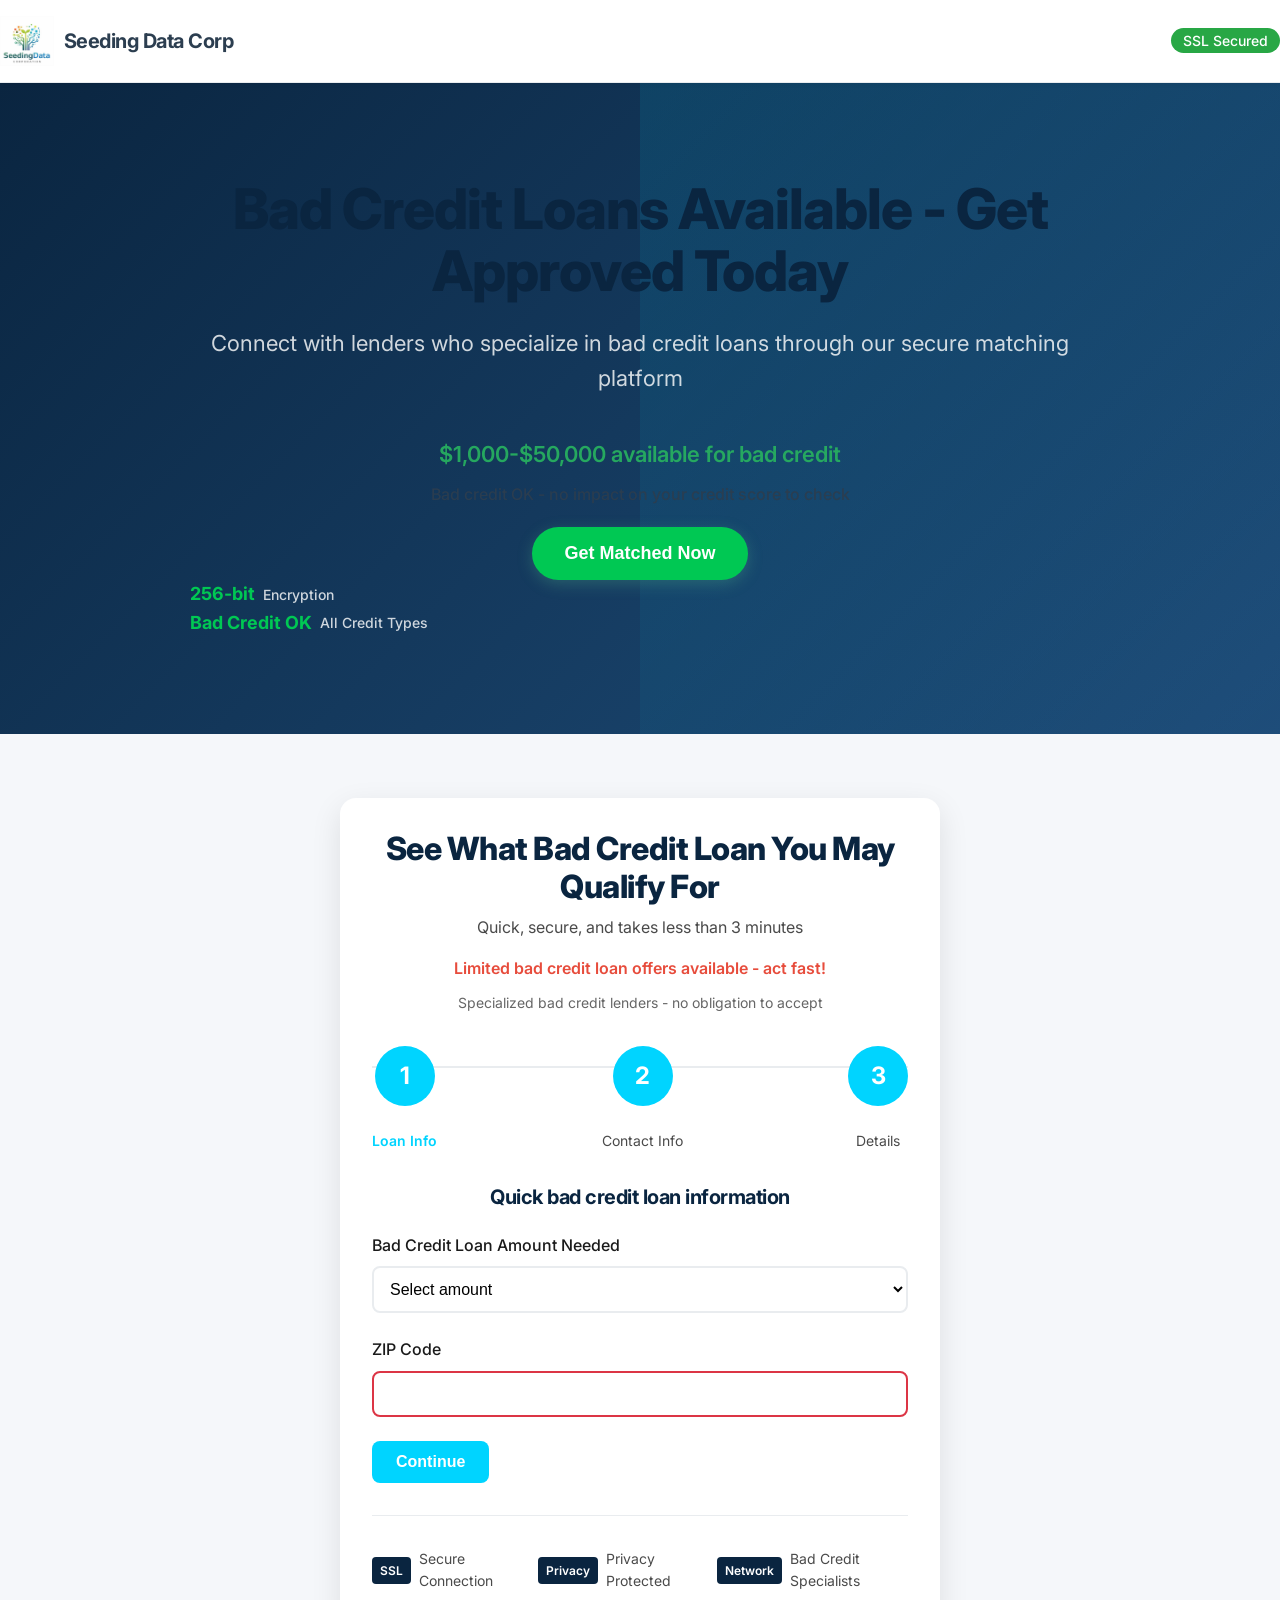
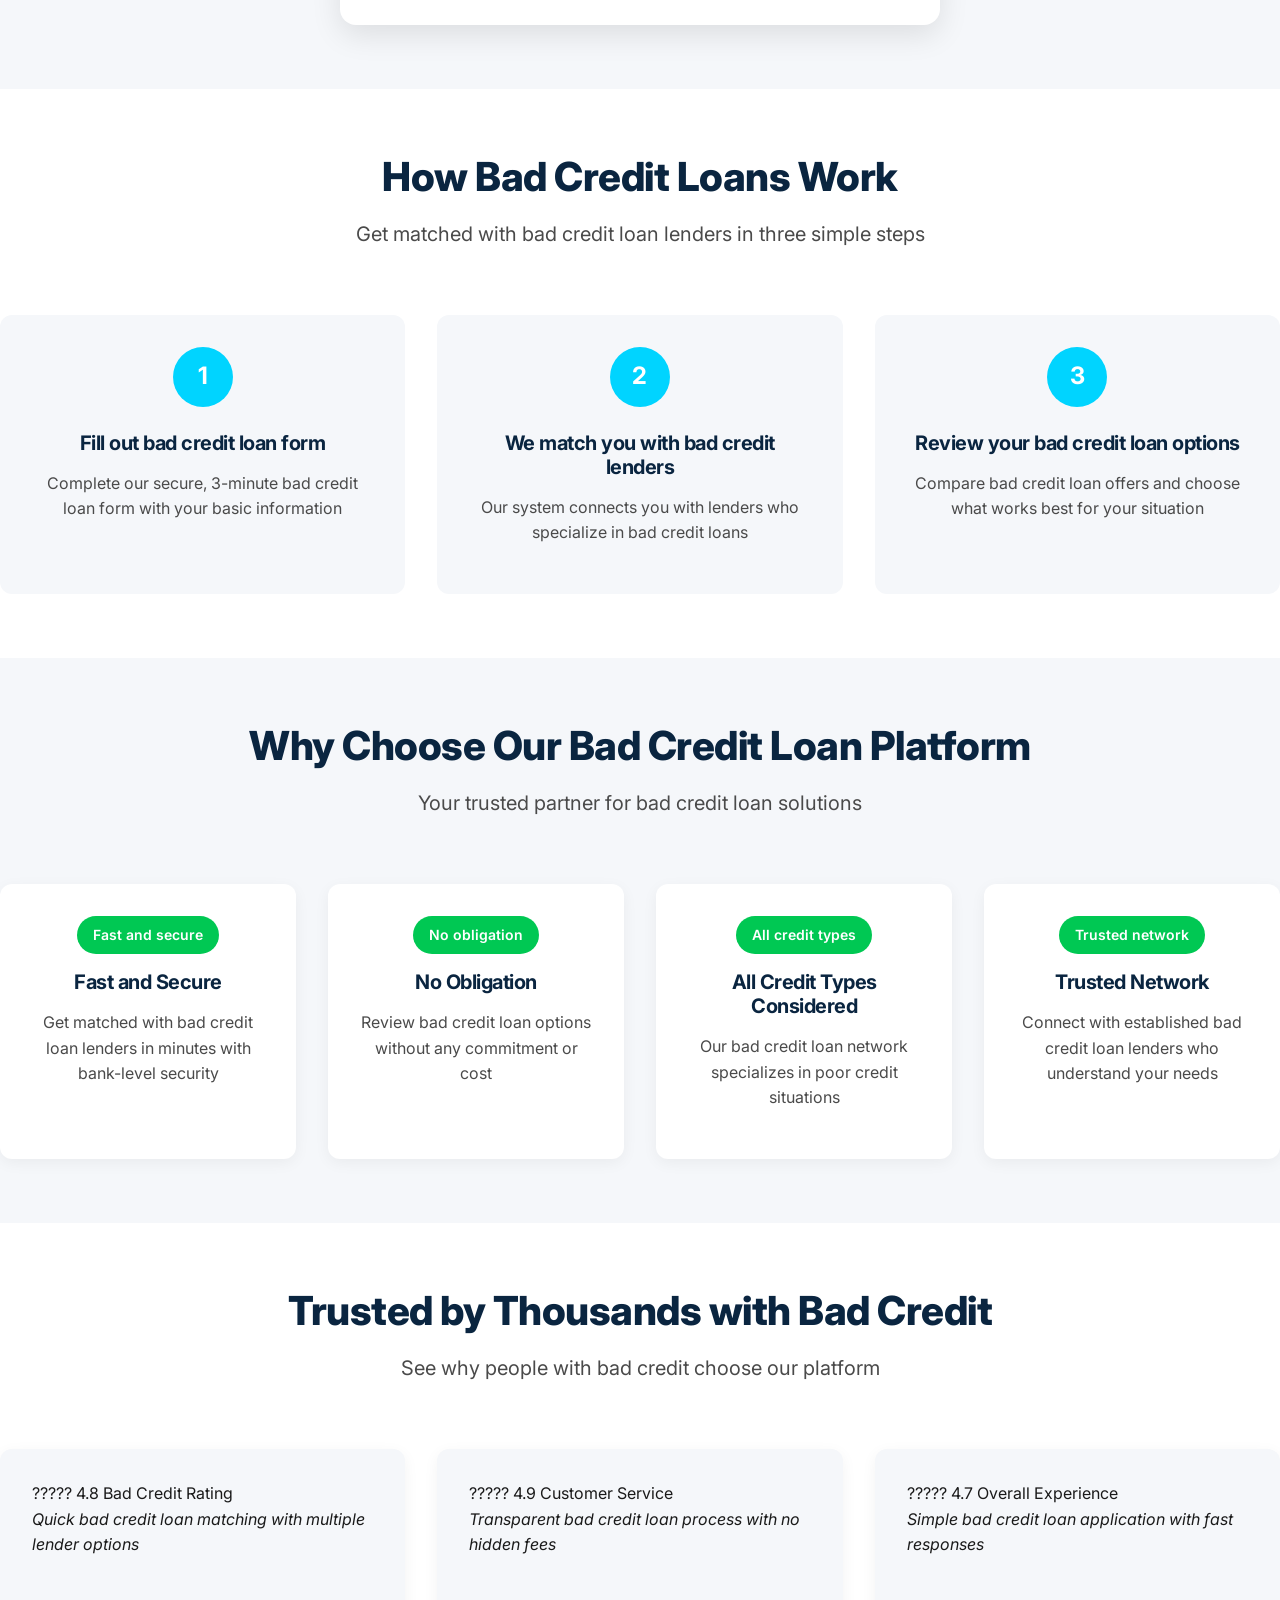
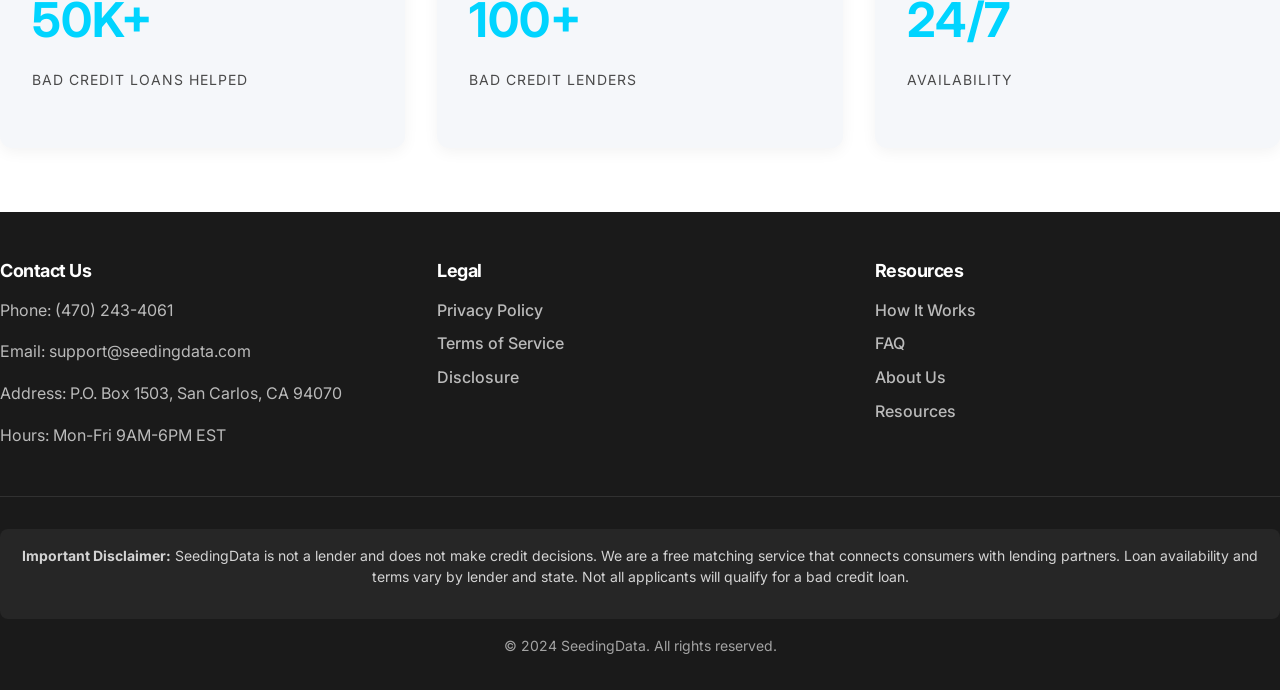
<file: bad-credit-loans.html>
<!DOCTYPE html>
<html lang="en">
<head>
    <meta charset="UTF-8">
    <meta name="viewport" content="width=device-width, initial-scale=1.0">
    <title>Bad Credit Loans - Get Approved Today | SeedingData</title>
    <meta name="description" content="Bad credit loans available even with poor credit score. Connect with lenders who work with bad credit borrowers. Check your loan options with no credit impact.">
    <link rel="stylesheet" href="styles.css">
    <link rel="preconnect" href="https://fonts.googleapis.com">
    <link rel="preconnect" href="https://fonts.gstatic.com" crossorigin>
    <link href="https://fonts.googleapis.com/css2?family=Inter:wght@300;400;500;600;700&display=swap" rel="stylesheet">
</head>
<body>
    <!-- Header -->
    <header class="header">
        <div class="container">
            <div class="header-content">
                <div class="logo">
                    <div style="display: flex; align-items: center; gap: 10px;">
                        <img src="logo.jpeg" alt="SeedingData Logo" style="height: 50px; width: auto;">
                        <h1 style="font-size: 20px; margin: 0; color: #2c3e50;">Seeding Data Corp</h1>
                    </div>
                </div>
                <div class="header-trust">
                    <span class="ssl-badge">SSL Secured</span>
                </div>
            </div>
        </div>
    </header>

    <!-- Hero Section -->
    <section class="hero">
        <div class="container">
            <div class="hero-content">
                <div class="hero-text">
                    <h1>Bad Credit Loans Available - Get Approved Today</h1>
                    <p>Connect with lenders who specialize in bad credit loans through our secure matching platform</p>
                    <p style="color: #27ae60; font-weight: 600; margin: 10px 0;">$1,000-$50,000 available for bad credit</p>
                    <p style="color: #2c3e50; font-size: 16px; margin-bottom: 20px; font-weight: 500;">Bad credit OK - no impact on your credit score to check</p>
                    <button class="cta-button" onclick="scrollToForm()">Get Matched Now</button>
                </div>
                <div class="hero-trust-badges">
                    <div class="trust-item">
                        <span class="trust-icon">256-bit</span>
                        <span>Encryption</span>
                    </div>
                    <div class="trust-item">
                        <span class="trust-icon">Bad Credit OK</span>
                        <span>All Credit Types</span>
                    </div>
                </div>
            </div>
        </div>
    </section>

    <!-- Multi-Step Form Section -->
    <section class="form-section" id="form-section">
        <div class="container">
            <div class="form-container">
                <div class="form-header">
                    <h2>See What Bad Credit Loan You May Qualify For</h2>
                    <p>Quick, secure, and takes less than 3 minutes</p>
                    <p style="color: #e74c3c; font-weight: 600; margin: 10px 0;">Limited bad credit loan offers available - act fast!</p>
                    <p style="color: #666; font-size: 14px;">Specialized bad credit lenders - no obligation to accept</p>
                </div>
                
                <!-- Progress Bar -->
                <div class="progress-container">
                    <div class="progress-bar">
                        <div class="progress-step active" data-step="1">
                            <span class="step-number">1</span>
                            <span class="step-label">Loan Info</span>
                        </div>
                        <div class="progress-step" data-step="2">
                            <span class="step-number">2</span>
                            <span class="step-label">Contact Info</span>
                        </div>
                        <div class="progress-step" data-step="3">
                            <span class="step-number">3</span>
                            <span class="step-label">Details</span>
                        </div>
                    </div>
                </div>

                <!-- Form -->
                <form id="loan-form" class="multi-step-form">
                    <!-- Step 1 -->
                    <div class="form-step active" id="step-1">
                        <h3>Quick bad credit loan information</h3>
                        <div class="form-group">
                            <label for="loan-amount">Bad Credit Loan Amount Needed</label>
                            <select id="loan-amount" name="loanAmount" required>
                                <option value="">Select amount</option>
                                <option value="500-1000">$500 - $1,000</option>
                                <option value="1000-2500">$1,000 - $2,500</option>
                                <option value="2500-5000">$2,500 - $5,000</option>
                                <option value="5000-10000">$5,000 - $10,000</option>
                                <option value="10000-25000">$10,000 - $25,000</option>
                                <option value="25000+">$25,000+</option>
                            </select>
                        </div>
                        <div class="form-group">
                            <label for="zip-code">ZIP Code</label>
                            <input type="text" id="zip-code" name="zipCode" maxlength="5" pattern="[0-9]{5}" required>
                        </div>
                        <button type="button" class="next-button" onclick="nextStep(1)">Continue</button>
                    </div>

                    <!-- Step 2 -->
                    <div class="form-step" id="step-2">
                        <h3>Your contact information</h3>
                        <div class="form-group">
                            <label for="first-name">First Name</label>
                            <input type="text" id="first-name" name="firstName" required>
                        </div>
                        <div class="form-group">
                            <label for="last-name">Last Name</label>
                            <input type="text" id="last-name" name="lastName" required>
                        </div>
                        <div class="form-group">
                            <label for="email">Email Address</label>
                            <input type="email" id="email" name="email" required>
                        </div>
                        <div class="form-group">
                            <label for="phone">Phone Number</label>
                            <input type="tel" id="phone" name="phone" pattern="\(\d{3}\) \d{3}-\d{4}" placeholder="(123) 456-7890" required>
                        </div>
                        <div class="form-buttons">
                            <button type="button" class="back-button" onclick="previousStep(2)">Back</button>
                            <button type="button" class="next-button" onclick="nextStep(2)">Continue</button>
                        </div>
                    </div>

                    <!-- Step 3 -->
                    <div class="form-step" id="step-3">
                        <h3>Address and employment information</h3>
                        <div class="form-group">
                            <label for="address">Address</label>
                            <input type="text" id="address" name="address" required>
                        </div>
                        <div class="form-group">
                            <label for="city">City</label>
                            <input type="text" id="city" name="city" required>
                        </div>
                        <div class="form-group">
                            <label for="state">State</label>
                            <select id="state" name="state" required>
                                <option value="">Select state</option>
                                <option value="AL">Alabama</option>
                                <option value="AK">Alaska</option>
                                <option value="AZ">Arizona</option>
                                <option value="AR">Arkansas</option>
                                <option value="CA">California</option>
                                <option value="CO">Colorado</option>
                                <option value="CT">Connecticut</option>
                                <option value="DE">Delaware</option>
                                <option value="FL">Florida</option>
                                <option value="GA">Georgia</option>
                                <option value="HI">Hawaii</option>
                                <option value="ID">Idaho</option>
                                <option value="IL">Illinois</option>
                                <option value="IN">Indiana</option>
                                <option value="IA">Iowa</option>
                                <option value="KS">Kansas</option>
                                <option value="KY">Kentucky</option>
                                <option value="LA">Louisiana</option>
                                <option value="ME">Maine</option>
                                <option value="MD">Maryland</option>
                                <option value="MA">Massachusetts</option>
                                <option value="MI">Michigan</option>
                                <option value="MN">Minnesota</option>
                                <option value="MS">Mississippi</option>
                                <option value="MO">Missouri</option>
                                <option value="MT">Montana</option>
                                <option value="NE">Nebraska</option>
                                <option value="NV">Nevada</option>
                                <option value="NH">New Hampshire</option>
                                <option value="NJ">New Jersey</option>
                                <option value="NM">New Mexico</option>
                                <option value="NY">New York</option>
                                <option value="NC">North Carolina</option>
                                <option value="ND">North Dakota</option>
                                <option value="OH">Ohio</option>
                                <option value="OK">Oklahoma</option>
                                <option value="OR">Oregon</option>
                                <option value="PA">Pennsylvania</option>
                                <option value="RI">Rhode Island</option>
                                <option value="SC">South Carolina</option>
                                <option value="SD">South Dakota</option>
                                <option value="TN">Tennessee</option>
                                <option value="TX">Texas</option>
                                <option value="UT">Utah</option>
                                <option value="VT">Vermont</option>
                                <option value="VA">Virginia</option>
                                <option value="WA">Washington</option>
                                <option value="WV">West Virginia</option>
                                <option value="WI">Wisconsin</option>
                                <option value="WY">Wyoming</option>
                            </select>
                        </div>
                        <div class="form-group">
                            <label for="bank-name">Bank Name</label>
                            <input type="text" id="bank-name" name="bankName" required>
                        </div>
                        <div class="form-group">
                            <label for="bank-routing">Bank Routing Number</label>
                            <input type="text" id="bank-routing" name="bankRouting" maxlength="9" pattern="[0-9]{9}" placeholder="9-digit routing number" required>
                        </div>
                        <div class="form-group">
                            <label for="credit-score">Credit Score Range</label>
                            <select id="credit-score" name="creditScore" required>
                                <option value="">Select credit range</option>
                                <option value="excellent">750+ (Excellent)</option>
                                <option value="good">700-749 (Good)</option>
                                <option value="fair">650-699 (Fair)</option>
                                <option value="poor">600-649 (Poor)</option>
                                <option value="bad">Below 600 (Bad Credit)</option>
                                <option value="not-sure">Not Sure</option>
                            </select>
                        </div>
                        <div class="form-group">
                            <label for="employment-status">Employment Status</label>
                            <select id="employment-status" name="employmentStatus" required>
                                <option value="">Select status</option>
                                <option value="employed-full-time">Employed Full-Time</option>
                                <option value="employed-part-time">Employed Part-Time</option>
                                <option value="self-employed">Self-Employed</option>
                                <option value="retired">Retired</option>
                                <option value="disabled">Disabled</option>
                                <option value="other">Other</option>
                            </select>
                        </div>
                        <div class="form-group">
                            <label for="monthly-income">Monthly Income</label>
                            <select id="monthly-income" name="monthlyIncome" required>
                                <option value="">Select income range</option>
                                <option value="0-1000">Less than $1,000</option>
                                <option value="1000-2000">$1,000 - $2,000</option>
                                <option value="2000-3000">$2,000 - $3,000</option>
                                <option value="3000-4000">$3,000 - $4,000</option>
                                <option value="4000-5000">$4,000 - $5,000</option>
                                <option value="5000-7500">$5,000 - $7,500</option>
                                <option value="7500+">More than $7,500</option>
                            </select>
                        </div>
                        <div class="form-group">
                            <div class="tcpa-consent">
                                <input type="checkbox" id="tcpa-consent" name="tcpaConsent" required>
                                <label for="tcpa-consent">
                                    By checking this box, I agree to receive autodialed and pre-recorded telemarketing calls and texts from SeedingData and our lending partners regarding my bad credit loan inquiry at the phone number provided above. I understand that consent is not a condition of purchase.
                                </label>
                            </div>
                        </div>
                        <div class="form-buttons">
                            <button type="button" class="back-button" onclick="previousStep(3)">Back</button>
                            <button type="submit" class="submit-button">Get Matched Now</button>
                        </div>
                        <div style="margin-top: 20px; padding: 15px; background: #f8f9fa; border-radius: 8px; border-left: 4px solid #007bff;">
                            <p style="font-size: 12px; color: #666; margin: 0; line-height: 1.4;">
                                <strong>By clicking 'Get Matched Now', you agree to:</strong><br>
                                1. Receive autodialed calls/texts from SeedingData and lending partners<br>
                                2. Consent is not required to purchase<br>
                                3. Message/data rates may apply<br>
                                4. Reply STOP to opt out
                            </p>
                        </div>
                    </div>
                </form>

                <!-- Trust Badges -->
                <div class="form-trust-badges">
                    <div class="trust-badge">
                        <span class="badge-icon">SSL</span>
                        <span>Secure Connection</span>
                    </div>
                    <div class="trust-badge">
                        <span class="badge-icon">Privacy</span>
                        <span>Privacy Protected</span>
                    </div>
                    <div class="trust-badge">
                        <span class="badge-icon">Network</span>
                        <span>Bad Credit Specialists</span>
                    </div>
                </div>
            </div>
        </div>
    </section>

    <!-- How It Works -->
    <section class="how-it-works">
        <div class="container">
            <div class="section-header">
                <h2>How Bad Credit Loans Work</h2>
                <p>Get matched with bad credit loan lenders in three simple steps</p>
            </div>
            <div class="steps-grid">
                <div class="step-item">
                    <div class="step-number">1</div>
                    <h3>Fill out bad credit loan form</h3>
                    <p>Complete our secure, 3-minute bad credit loan form with your basic information</p>
                </div>
                <div class="step-item">
                    <div class="step-number">2</div>
                    <h3>We match you with bad credit lenders</h3>
                    <p>Our system connects you with lenders who specialize in bad credit loans</p>
                </div>
                <div class="step-item">
                    <div class="step-number">3</div>
                    <h3>Review your bad credit loan options</h3>
                    <p>Compare bad credit loan offers and choose what works best for your situation</p>
                </div>
            </div>
        </div>
    </section>

    <!-- Benefits -->
    <section class="benefits">
        <div class="container">
            <div class="section-header">
                <h2>Why Choose Our Bad Credit Loan Platform</h2>
                <p>Your trusted partner for bad credit loan solutions</p>
            </div>
            <div class="benefits-grid">
                <div class="benefit-item">
                    <div class="benefit-icon">Fast and secure</div>
                    <h3>Fast and Secure</h3>
                    <p>Get matched with bad credit loan lenders in minutes with bank-level security</p>
                </div>
                <div class="benefit-item">
                    <div class="benefit-icon">No obligation</div>
                    <h3>No Obligation</h3>
                    <p>Review bad credit loan options without any commitment or cost</p>
                </div>
                <div class="benefit-item">
                    <div class="benefit-icon">All credit types</div>
                    <h3>All Credit Types Considered</h3>
                    <p>Our bad credit loan network specializes in poor credit situations</p>
                </div>
                <div class="benefit-item">
                    <div class="benefit-icon">Trusted network</div>
                    <h3>Trusted Network</h3>
                    <p>Connect with established bad credit loan lenders who understand your needs</p>
                </div>
            </div>
        </div>
    </section>

    <!-- Trust Indicators -->
    <section class="testimonials">
        <div class="container">
            <div class="section-header">
                <h2>Trusted by Thousands with Bad Credit</h2>
                <p>See why people with bad credit choose our platform</p>
            </div>
            <div class="testimonials-grid">
                <div class="testimonial-item">
                    <div class="testimonial-content">
                        <div class="rating-display">
                            <span class="stars">?????</span>
                            <span class="rating-number">4.8</span>
                            <span class="rating-text">Bad Credit Rating</span>
                        </div>
                        <p>Quick bad credit loan matching with multiple lender options</p>
                        <div class="trust-metric">
                            <span class="metric-number">50K+</span>
                            <span class="metric-label">Bad Credit Loans Helped</span>
                        </div>
                    </div>
                </div>
                <div class="testimonial-item">
                    <div class="testimonial-content">
                        <div class="rating-display">
                            <span class="stars">?????</span>
                            <span class="rating-number">4.9</span>
                            <span class="rating-text">Customer Service</span>
                        </div>
                        <p>Transparent bad credit loan process with no hidden fees</p>
                        <div class="trust-metric">
                            <span class="metric-number">100+</span>
                            <span class="metric-label">Bad Credit Lenders</span>
                        </div>
                    </div>
                </div>
                <div class="testimonial-item">
                    <div class="testimonial-content">
                        <div class="rating-display">
                            <span class="stars">?????</span>
                            <span class="rating-number">4.7</span>
                            <span class="rating-text">Overall Experience</span>
                        </div>
                        <p>Simple bad credit loan application with fast responses</p>
                        <div class="trust-metric">
                            <span class="metric-number">24/7</span>
                            <span class="metric-label">Availability</span>
                        </div>
                    </div>
                </div>
            </div>
        </div>
    </section>

    <!-- Footer -->
    <footer class="footer">
        <div class="container">
            <div class="footer-content">
                <div class="footer-section">
                    <h3>Contact Us</h3>
                    <p>Phone: (470) 243-4061</p>
                    <p>Email: support@seedingdata.com</p>
                    <p>Address: P.O. Box 1503, San Carlos, CA 94070</p>
                    <p>Hours: Mon-Fri 9AM-6PM EST</p>
                </div>
                <div class="footer-section">
                    <h3>Legal</h3>
                    <ul>
                        <li><a href="privacy-policy.html">Privacy Policy</a></li>
                        <li><a href="terms-of-service.html">Terms of Service</a></li>
                        <li><a href="disclosure.html">Disclosure</a></li>
                    </ul>
                </div>
                <div class="footer-section">
                    <h3>Resources</h3>
                    <ul>
                        <li><a href="how-it-works.html">How It Works</a></li>
                        <li><a href="faq.html">FAQ</a></li>
                        <li><a href="about-us.html">About Us</a></li>
                        <li><a href="resources.html">Resources</a></li>
                    </ul>
                </div>
            </div>
            <div class="footer-bottom">
                <div class="disclaimer">
                    <p><strong>Important Disclaimer:</strong> SeedingData is not a lender and does not make credit decisions. We are a free matching service that connects consumers with lending partners. Loan availability and terms vary by lender and state. Not all applicants will qualify for a bad credit loan.</p>
                </div>
                <div class="copyright">
                    <p>&copy; 2024 SeedingData. All rights reserved.</p>
                </div>
            </div>
        </div>
    </footer>

    <script src="script.js"></script>
</body>
</html>
</file>
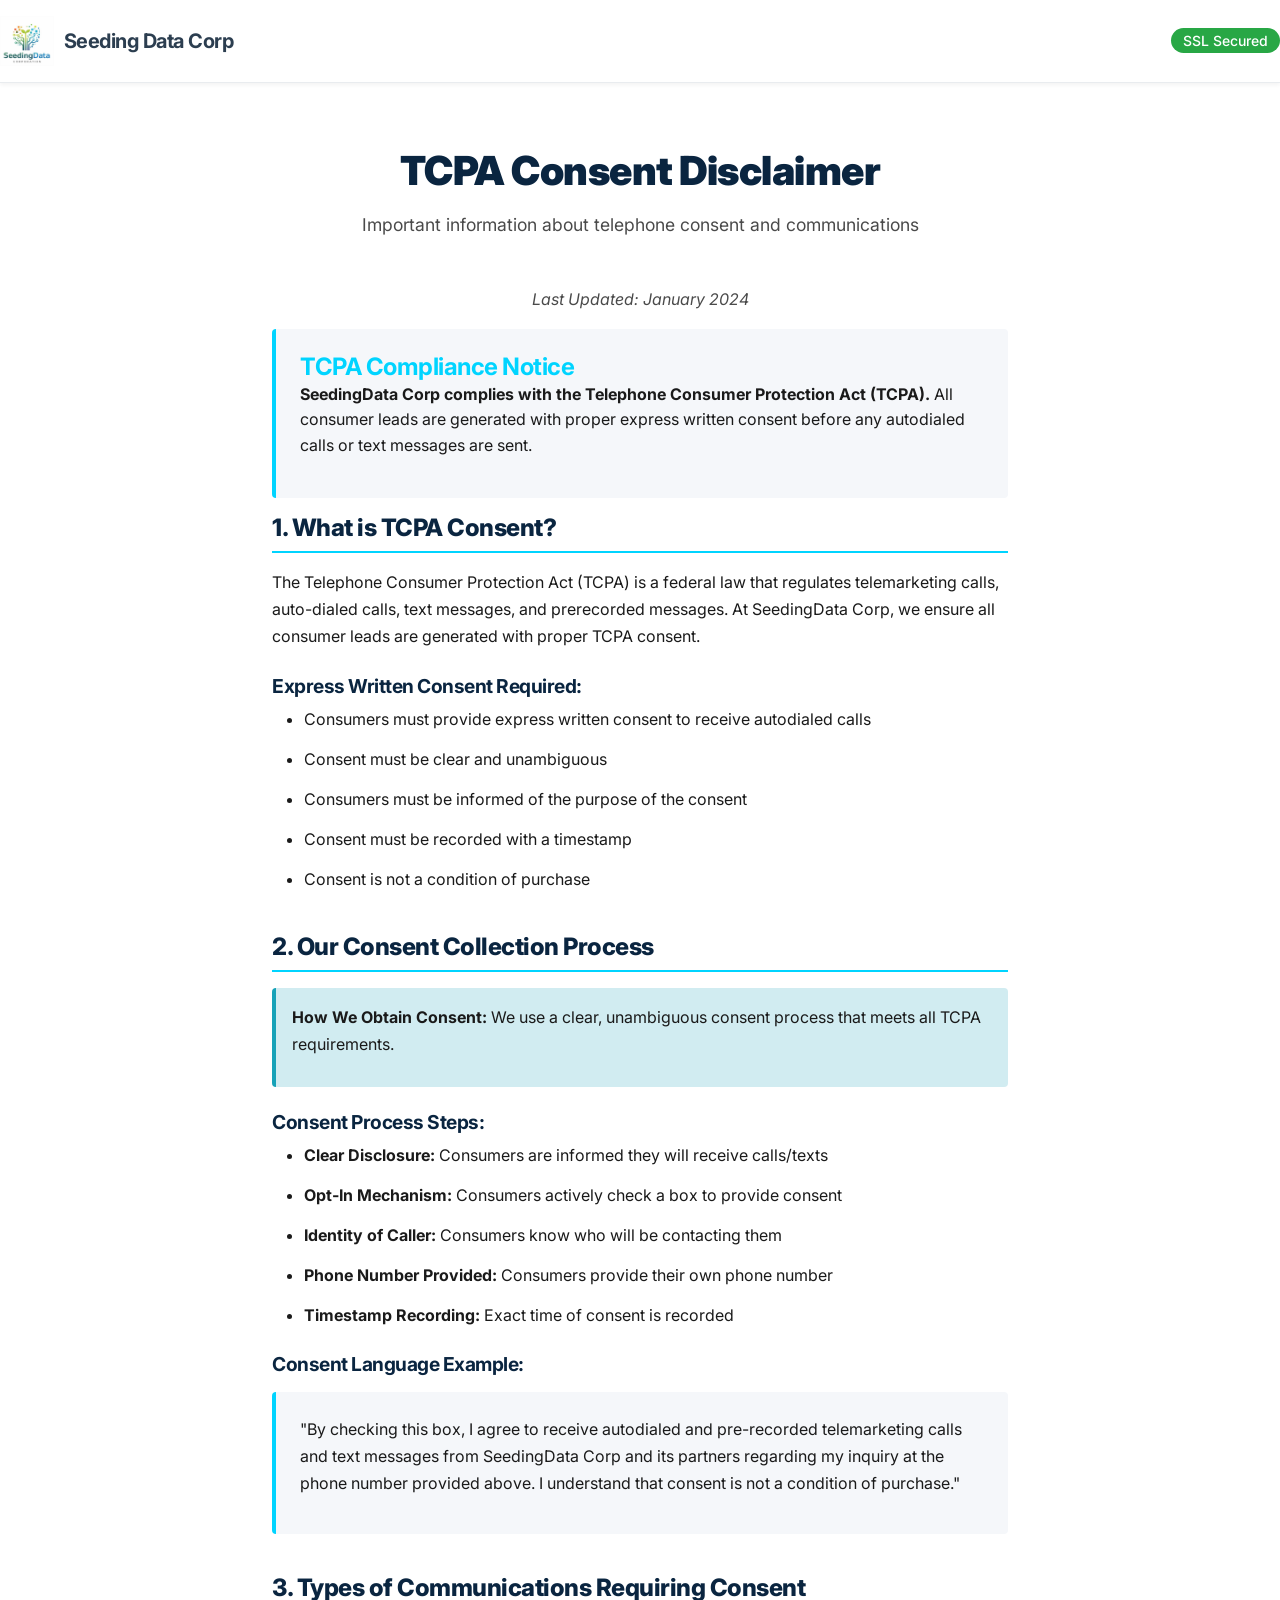
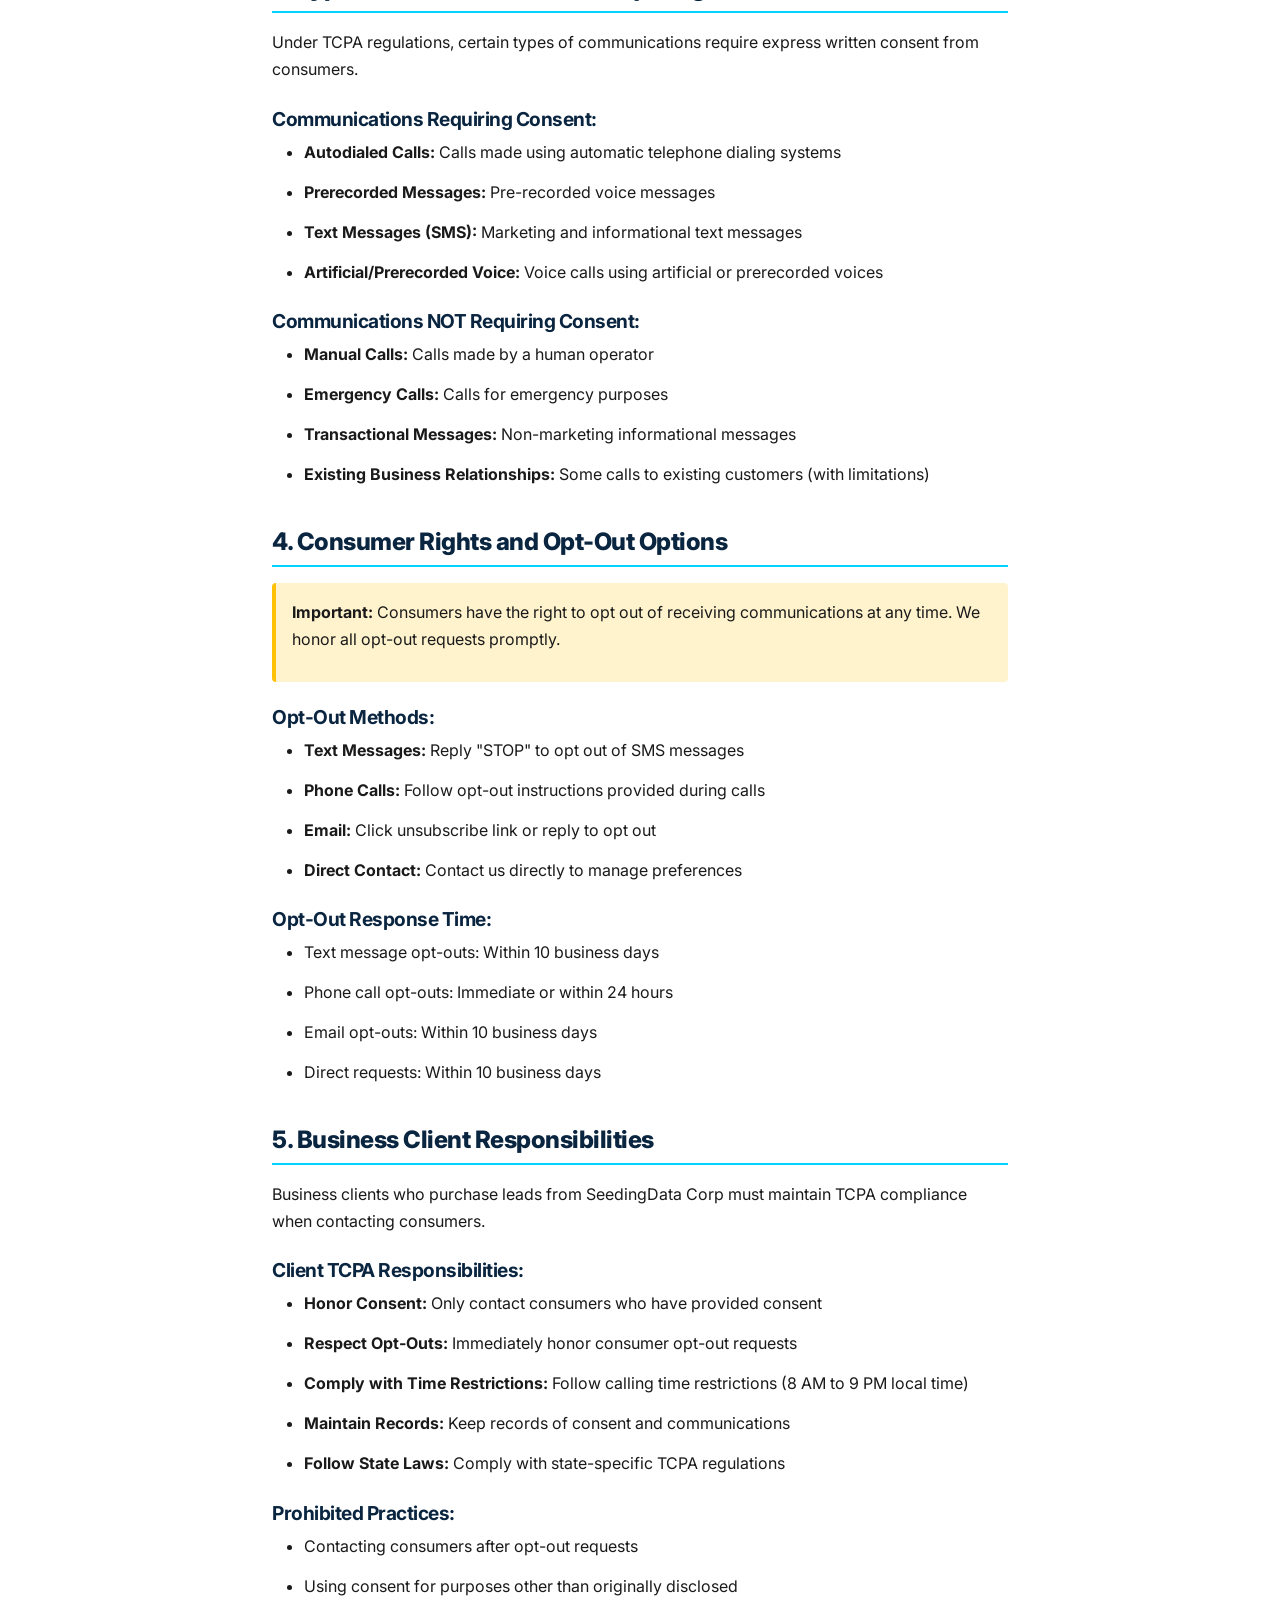
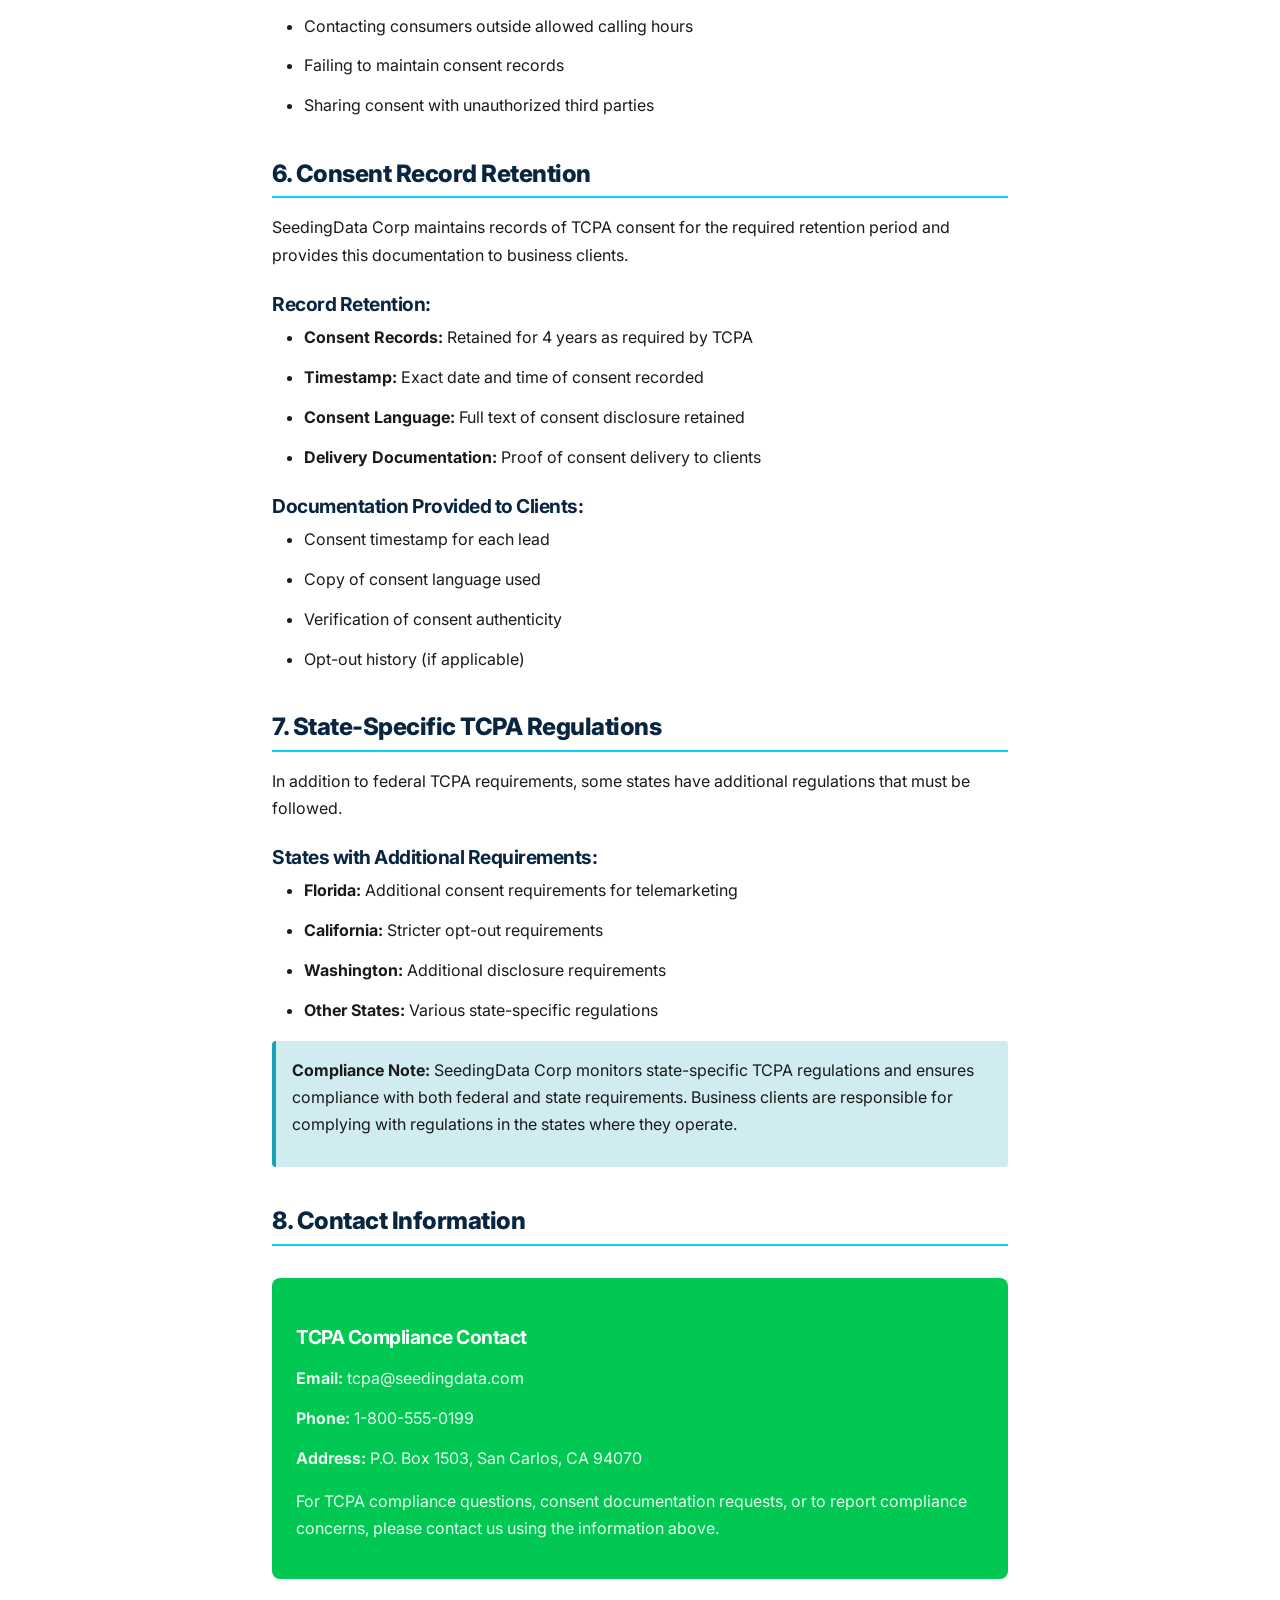
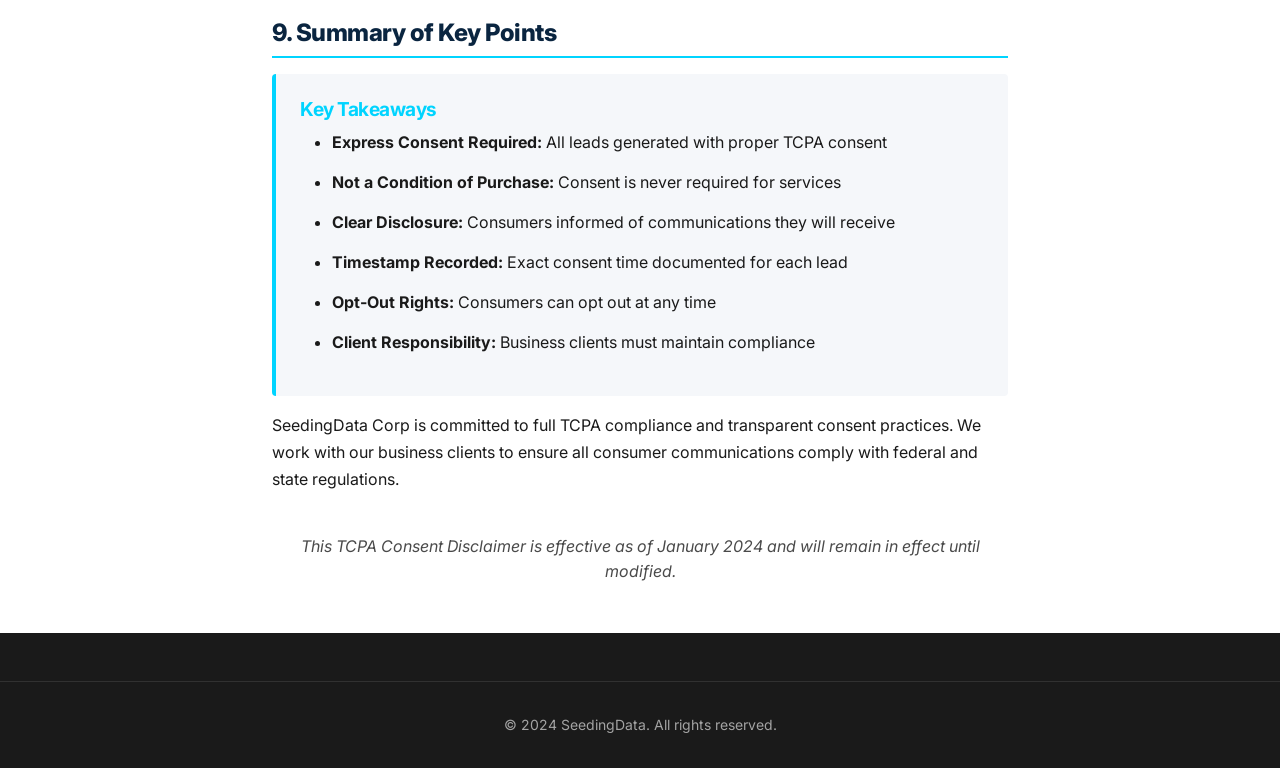
<file: disclosure.html>
<!DOCTYPE html>
<html lang="en">
<head>
    <meta charset="UTF-8">
    <meta name="viewport" content="width=device-width, initial-scale=1.0">
    <title>TCPA Consent Disclaimer - SeedingData Corp</title>
    <link rel="stylesheet" href="styles.css">
    <link rel="preconnect" href="https://fonts.googleapis.com">
    <link rel="preconnect" href="https://fonts.gstatic.com" crossorigin>
    <link href="https://fonts.googleapis.com/css2?family=Inter:wght@300;400;500;600;700&display=swap" rel="stylesheet">
    <style>
        .disclosure-container {
            max-width: 800px;
            margin: 0 auto;
            padding: 2rem;
            background: white;
            min-height: 100vh;
        }
        .disclosure-header {
            text-align: center;
            margin-bottom: 3rem;
            padding-top: 2rem;
        }
        .disclosure-header h1 {
            color: var(--primary-blue);
            font-size: 2.5rem;
            margin-bottom: 1rem;
        }
        .disclosure-header p {
            color: var(--text-light);
            font-size: 1.1rem;
        }
        .disclosure-section {
            margin-bottom: 2.5rem;
        }
        .disclosure-section h2 {
            color: var(--primary-blue);
            font-size: 1.5rem;
            margin-bottom: 1rem;
            border-bottom: 2px solid var(--primary-teal);
            padding-bottom: 0.5rem;
        }
        .disclosure-section h3 {
            color: var(--primary-blue);
            font-size: 1.2rem;
            margin: 1.5rem 0 0.5rem 0;
        }
        .disclosure-section p, .disclosure-section li {
            color: var(--text-dark);
            line-height: 1.7;
            margin-bottom: 0.8rem;
        }
        .disclosure-section ul {
            margin-left: 2rem;
            margin-bottom: 1rem;
        }
        .main-disclosure {
            background: var(--background-light);
            border-left: 4px solid var(--primary-teal);
            padding: 1.5rem;
            margin: 1rem 0;
            border-radius: 4px;
        }
        .main-disclosure h3 {
            color: var(--primary-teal);
            margin-top: 0;
        }
        .warning-box {
            background: #fff3cd;
            border-left: 4px solid #ffc107;
            padding: 1rem;
            margin: 1rem 0;
            border-radius: 4px;
        }
        .info-box {
            background: #d1ecf1;
            border-left: 4px solid #17a2b8;
            padding: 1rem;
            margin: 1rem 0;
            border-radius: 4px;
        }
        .business-model {
            background: var(--primary-blue);
            color: white;
            padding: 2rem;
            border-radius: 8px;
            margin: 2rem 0;
        }
        .business-model h3 {
            color: white;
            margin-top: 0;
            margin-bottom: 1rem;
        }
        .business-model p {
            color: rgba(255, 255, 255, 0.9);
            margin-bottom: 1rem;
        }
        .business-model ul {
            color: rgba(255, 255, 255, 0.9);
        }
        .contact-info {
            background: var(--accent-green);
            color: white;
            padding: 1.5rem;
            border-radius: 8px;
            margin-top: 2rem;
        }
        .contact-info h3 {
            color: white;
            margin-bottom: 1rem;
        }
        .contact-info p {
            color: rgba(255, 255, 255, 0.9);
        }
        .last-updated {
            text-align: center;
            color: var(--text-light);
            font-style: italic;
            margin-top: 2rem;
        }
        @media (max-width: 768px) {
            .disclosure-container {
                padding: 1rem;
            }
            .disclosure-header h1 {
                font-size: 2rem;
            }
            .disclosure-section h2 {
                font-size: 1.3rem;
            }
        }
    </style>
</head>
<body>
    <!-- Header -->
    <header class="header">
        <div class="container">
            <div class="header-content">
                <div class="logo">
                    <div style="display: flex; align-items: center; gap: 10px;">
                        <img src="logo.jpeg" alt="SeedingData Logo" style="height: 50px; width: auto;">
                        <h1 style="font-size: 20px; margin: 0; color: #2c3e50;">Seeding Data Corp</h1>
                    </div>
                </div>
                <div class="header-trust">
                    <span class="ssl-badge">SSL Secured</span>
                </div>
            </div>
        </div>
    </header>

    <div class="disclosure-container">
        <div class="disclosure-header">
            <h1>TCPA Consent Disclaimer</h1>
            <p>Important information about telephone consent and communications</p>
        </div>

        <div class="last-updated">Last Updated: January 2024</div>

        <div class="main-disclosure">
            <h3>TCPA Compliance Notice</h3>
            <p><strong>SeedingData Corp complies with the Telephone Consumer Protection Act (TCPA).</strong> All consumer leads are generated with proper express written consent before any autodialed calls or text messages are sent.</p>
        </div>

        <div class="disclosure-section">
            <h2>1. What is TCPA Consent?</h2>
            <p>The Telephone Consumer Protection Act (TCPA) is a federal law that regulates telemarketing calls, auto-dialed calls, text messages, and prerecorded messages. At SeedingData Corp, we ensure all consumer leads are generated with proper TCPA consent.</p>

            <h3>Express Written Consent Required:</h3>
            <ul>
                <li>Consumers must provide express written consent to receive autodialed calls</li>
                <li>Consent must be clear and unambiguous</li>
                <li>Consumers must be informed of the purpose of the consent</li>
                <li>Consent must be recorded with a timestamp</li>
                <li>Consent is not a condition of purchase</li>
            </ul>
        </div>

        <div class="disclosure-section">
            <h2>2. Our Consent Collection Process</h2>
            <div class="info-box">
                <p><strong>How We Obtain Consent:</strong> We use a clear, unambiguous consent process that meets all TCPA requirements.</p>
            </div>

            <h3>Consent Process Steps:</h3>
            <ul>
                <li><strong>Clear Disclosure:</strong> Consumers are informed they will receive calls/texts</li>
                <li><strong>Opt-In Mechanism:</strong> Consumers actively check a box to provide consent</li>
                <li><strong>Identity of Caller:</strong> Consumers know who will be contacting them</li>
                <li><strong>Phone Number Provided:</strong> Consumers provide their own phone number</li>
                <li><strong>Timestamp Recording:</strong> Exact time of consent is recorded</li>
            </ul>

            <h3>Consent Language Example:</h3>
            <div class="main-disclosure">
                <p>"By checking this box, I agree to receive autodialed and pre-recorded telemarketing calls and text messages from SeedingData Corp and its partners regarding my inquiry at the phone number provided above. I understand that consent is not a condition of purchase."</p>
            </div>
        </div>

        <div class="disclosure-section">
            <h2>3. Types of Communications Requiring Consent</h2>
            <p>Under TCPA regulations, certain types of communications require express written consent from consumers.</p>

            <h3>Communications Requiring Consent:</h3>
            <ul>
                <li><strong>Autodialed Calls:</strong> Calls made using automatic telephone dialing systems</li>
                <li><strong>Prerecorded Messages:</strong> Pre-recorded voice messages</li>
                <li><strong>Text Messages (SMS):</strong> Marketing and informational text messages</li>
                <li><strong>Artificial/Prerecorded Voice:</strong> Voice calls using artificial or prerecorded voices</li>
            </ul>

            <h3>Communications NOT Requiring Consent:</h3>
            <ul>
                <li><strong>Manual Calls:</strong> Calls made by a human operator</li>
                <li><strong>Emergency Calls:</strong> Calls for emergency purposes</li>
                <li><strong>Transactional Messages:</strong> Non-marketing informational messages</li>
                <li><strong>Existing Business Relationships:</strong> Some calls to existing customers (with limitations)</li>
            </ul>
        </div>

        <div class="disclosure-section">
            <h2>4. Consumer Rights and Opt-Out Options</h2>
            <div class="warning-box">
                <p><strong>Important:</strong> Consumers have the right to opt out of receiving communications at any time. We honor all opt-out requests promptly.</p>
            </div>

            <h3>Opt-Out Methods:</h3>
            <ul>
                <li><strong>Text Messages:</strong> Reply "STOP" to opt out of SMS messages</li>
                <li><strong>Phone Calls:</strong> Follow opt-out instructions provided during calls</li>
                <li><strong>Email:</strong> Click unsubscribe link or reply to opt out</li>
                <li><strong>Direct Contact:</strong> Contact us directly to manage preferences</li>
            </ul>

            <h3>Opt-Out Response Time:</h3>
            <ul>
                <li>Text message opt-outs: Within 10 business days</li>
                <li>Phone call opt-outs: Immediate or within 24 hours</li>
                <li>Email opt-outs: Within 10 business days</li>
                <li>Direct requests: Within 10 business days</li>
            </ul>
        </div>

        <div class="disclosure-section">
            <h2>5. Business Client Responsibilities</h2>
            <p>Business clients who purchase leads from SeedingData Corp must maintain TCPA compliance when contacting consumers.</p>

            <h3>Client TCPA Responsibilities:</h3>
            <ul>
                <li><strong>Honor Consent:</strong> Only contact consumers who have provided consent</li>
                <li><strong>Respect Opt-Outs:</strong> Immediately honor consumer opt-out requests</li>
                <li><strong>Comply with Time Restrictions:</strong> Follow calling time restrictions (8 AM to 9 PM local time)</li>
                <li><strong>Maintain Records:</strong> Keep records of consent and communications</li>
                <li><strong>Follow State Laws:</strong> Comply with state-specific TCPA regulations</li>
            </ul>

            <h3>Prohibited Practices:</h3>
            <ul>
                <li>Contacting consumers after opt-out requests</li>
                <li>Using consent for purposes other than originally disclosed</li>
                <li>Contacting consumers outside allowed calling hours</li>
                <li>Failing to maintain consent records</li>
                <li>Sharing consent with unauthorized third parties</li>
            </ul>
        </div>

        <div class="disclosure-section">
            <h2>6. Consent Record Retention</h2>
            <p>SeedingData Corp maintains records of TCPA consent for the required retention period and provides this documentation to business clients.</p>

            <h3>Record Retention:</h3>
            <ul>
                <li><strong>Consent Records:</strong> Retained for 4 years as required by TCPA</li>
                <li><strong>Timestamp:</strong> Exact date and time of consent recorded</li>
                <li><strong>Consent Language:</strong> Full text of consent disclosure retained</li>
                <li><strong>Delivery Documentation:</strong> Proof of consent delivery to clients</li>
            </ul>

            <h3>Documentation Provided to Clients:</h3>
            <ul>
                <li>Consent timestamp for each lead</li>
                <li>Copy of consent language used</li>
                <li>Verification of consent authenticity</li>
                <li>Opt-out history (if applicable)</li>
            </ul>
        </div>

        <div class="disclosure-section">
            <h2>7. State-Specific TCPA Regulations</h2>
            <p>In addition to federal TCPA requirements, some states have additional regulations that must be followed.</p>

            <h3>States with Additional Requirements:</h3>
            <ul>
                <li><strong>Florida:</strong> Additional consent requirements for telemarketing</li>
                <li><strong>California:</strong> Stricter opt-out requirements</li>
                <li><strong>Washington:</strong> Additional disclosure requirements</li>
                <li><strong>Other States:</strong> Various state-specific regulations</li>
            </ul>

            <div class="info-box">
                <p><strong>Compliance Note:</strong> SeedingData Corp monitors state-specific TCPA regulations and ensures compliance with both federal and state requirements. Business clients are responsible for complying with regulations in the states where they operate.</p>
            </div>
        </div>

        <div class="disclosure-section">
            <h2>8. Contact Information</h2>
            <div class="contact-info">
                <h3>TCPA Compliance Contact</h3>
                <p><strong>Email:</strong> tcpa@seedingdata.com</p>
                <p><strong>Phone:</strong> 1-800-555-0199</p>
                <p><strong>Address:</strong> P.O. Box 1503, San Carlos, CA 94070</p>
                <p style="margin-top: 1rem;">For TCPA compliance questions, consent documentation requests, or to report compliance concerns, please contact us using the information above.</p>
            </div>
        </div>

        <div class="disclosure-section">
            <h2>9. Summary of Key Points</h2>
            <div class="main-disclosure">
                <h3>Key Takeaways</h3>
                <ul>
                    <li><strong>Express Consent Required:</strong> All leads generated with proper TCPA consent</li>
                    <li><strong>Not a Condition of Purchase:</strong> Consent is never required for services</li>
                    <li><strong>Clear Disclosure:</strong> Consumers informed of communications they will receive</li>
                    <li><strong>Timestamp Recorded:</strong> Exact consent time documented for each lead</li>
                    <li><strong>Opt-Out Rights:</strong> Consumers can opt out at any time</li>
                    <li><strong>Client Responsibility:</strong> Business clients must maintain compliance</li>
                </ul>
            </div>

            <p>SeedingData Corp is committed to full TCPA compliance and transparent consent practices. We work with our business clients to ensure all consumer communications comply with federal and state regulations.</p>
        </div>

        <div class="last-updated">
            <p>This TCPA Consent Disclaimer is effective as of January 2024 and will remain in effect until modified.</p>
        </div>
    </div>

    <footer class="footer">
        <div class="container">
            <div class="footer-bottom">
                <div class="copyright">
                    <p>&copy; 2024 SeedingData. All rights reserved.</p>
                </div>
            </div>
        </div>
    </footer>
</body>
</html>
</file>
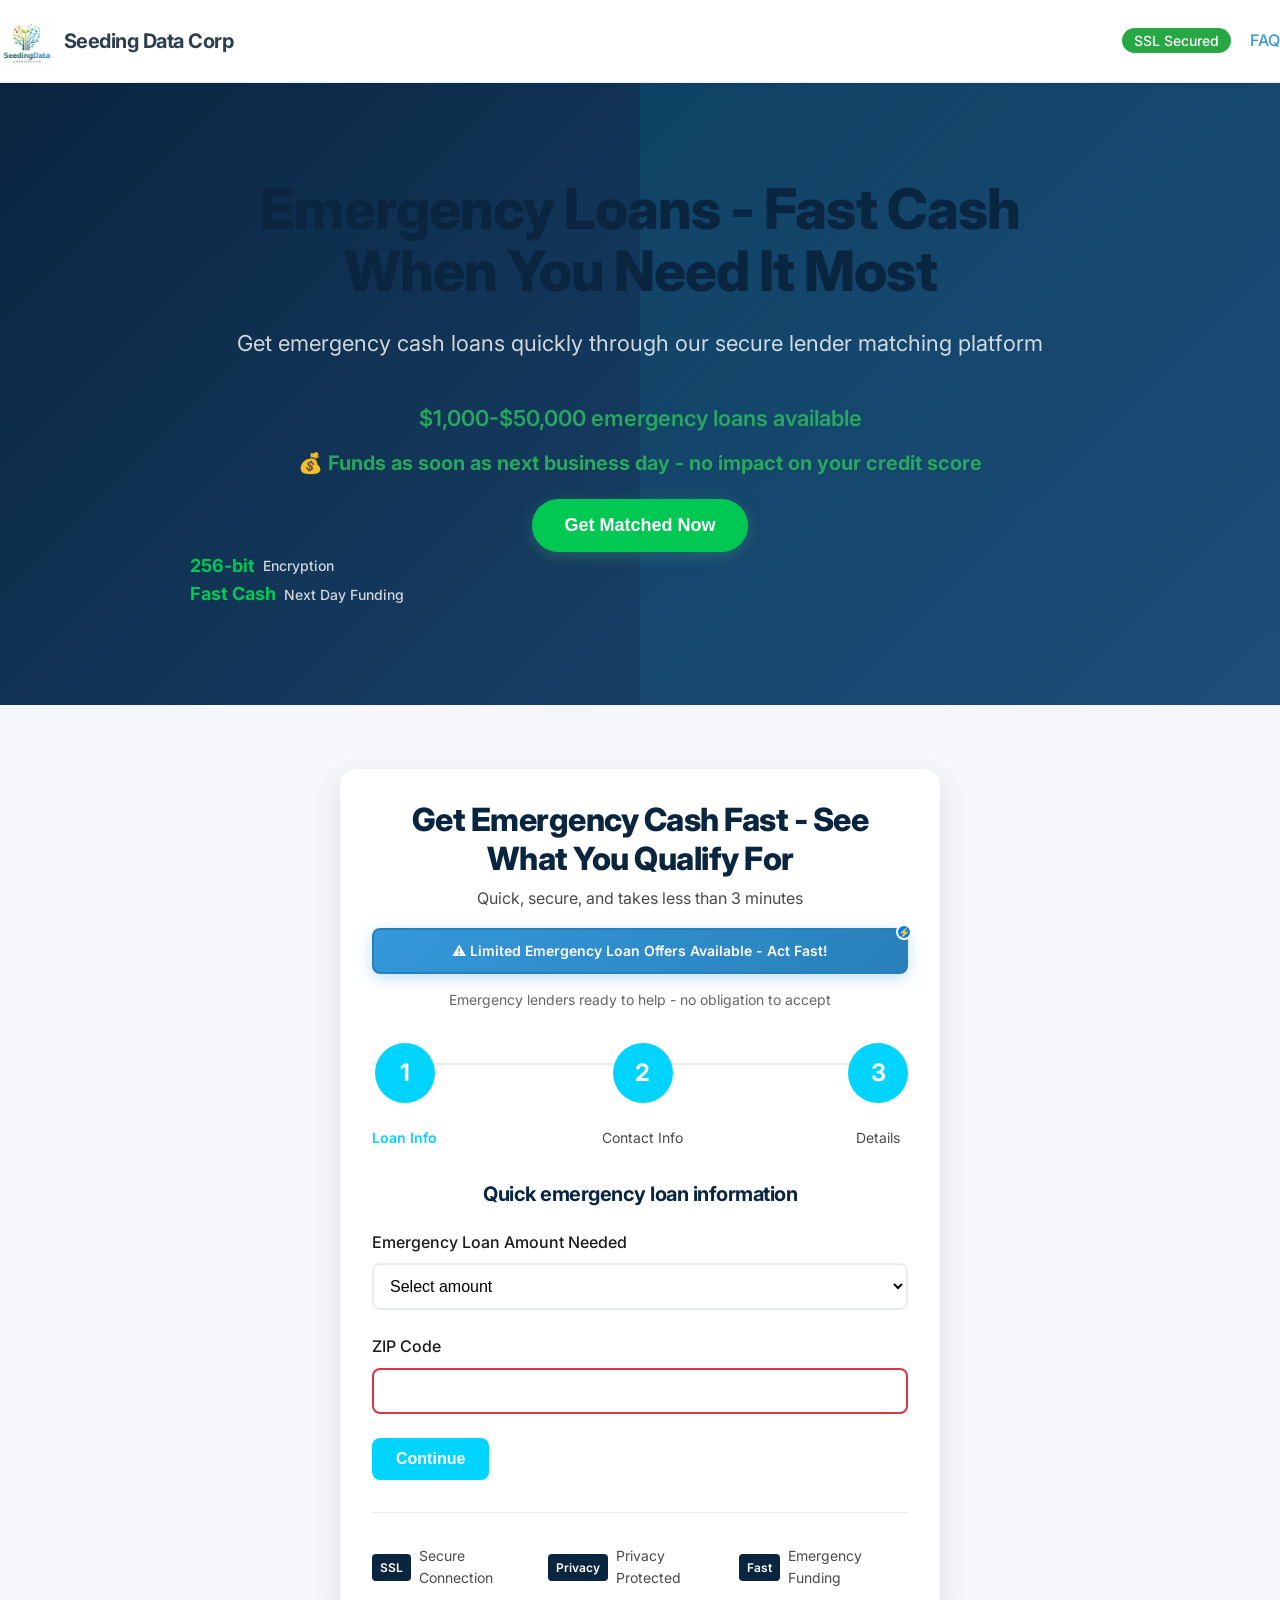
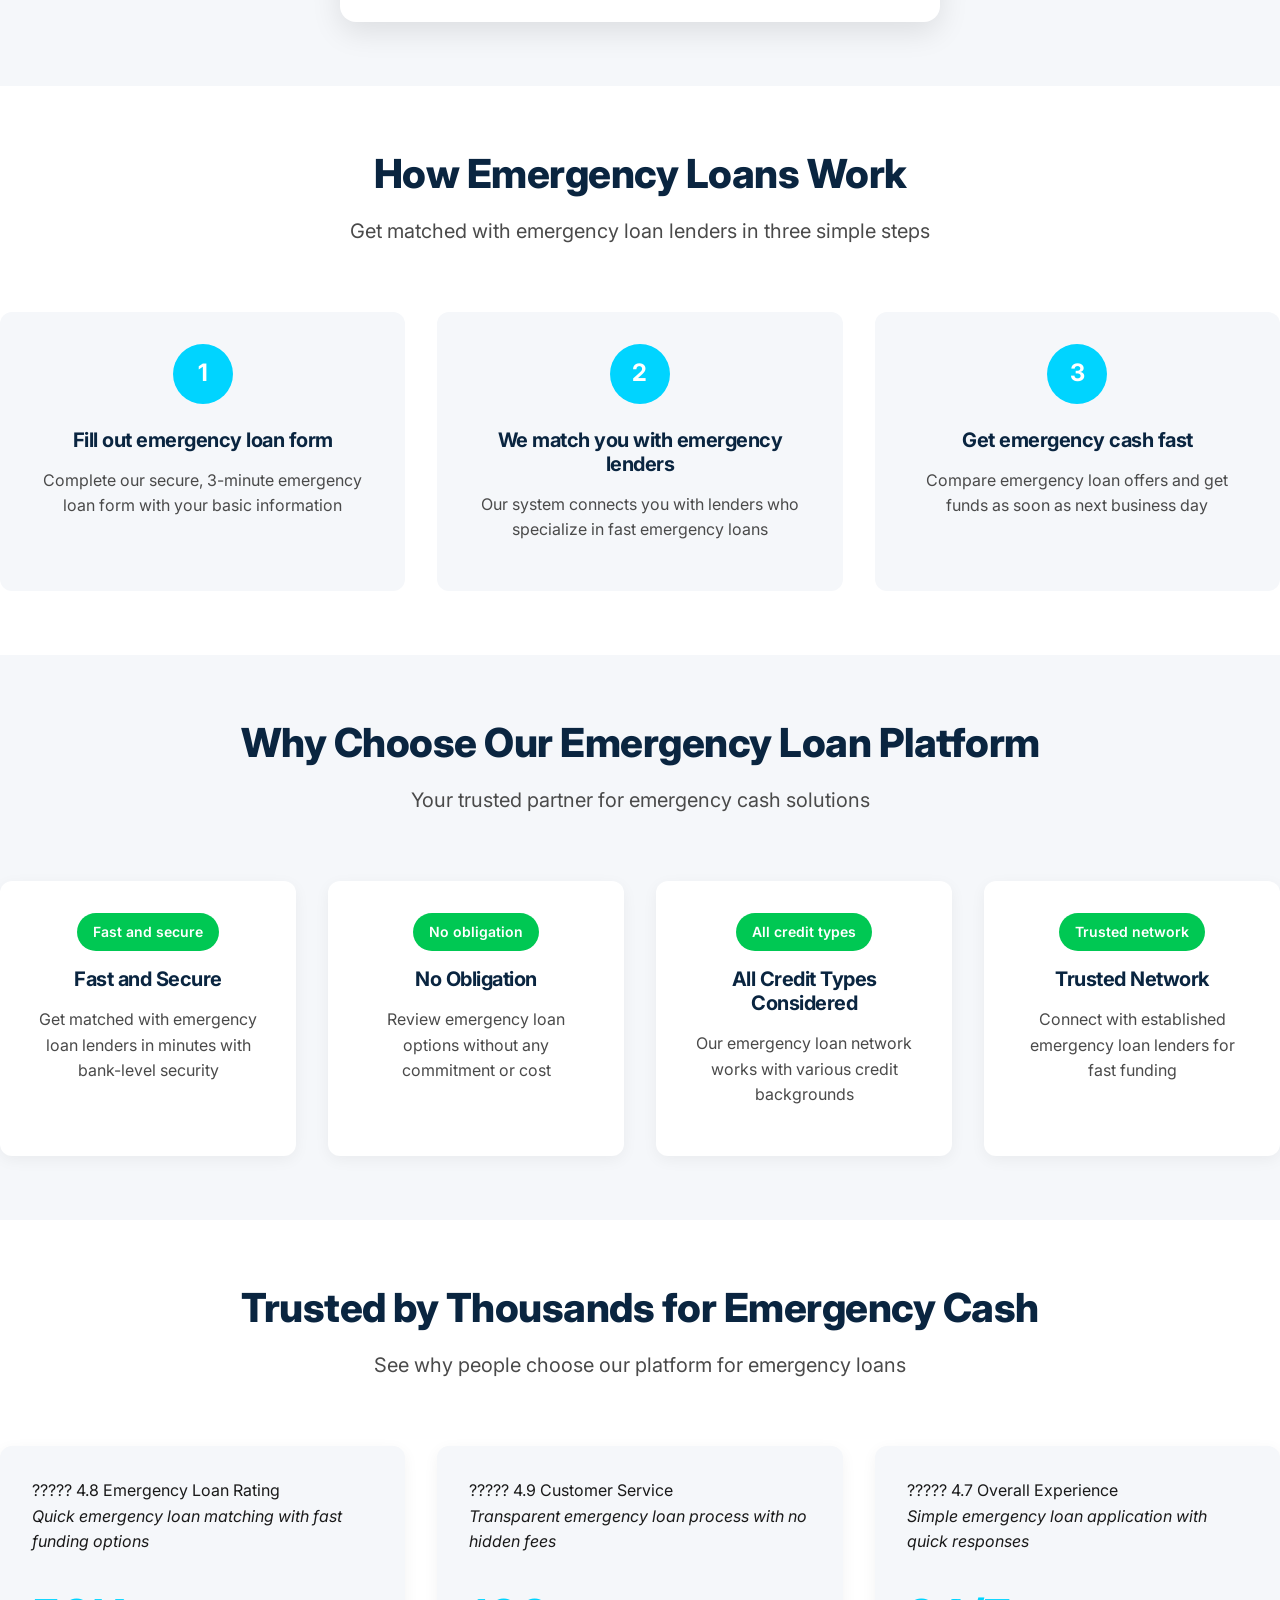
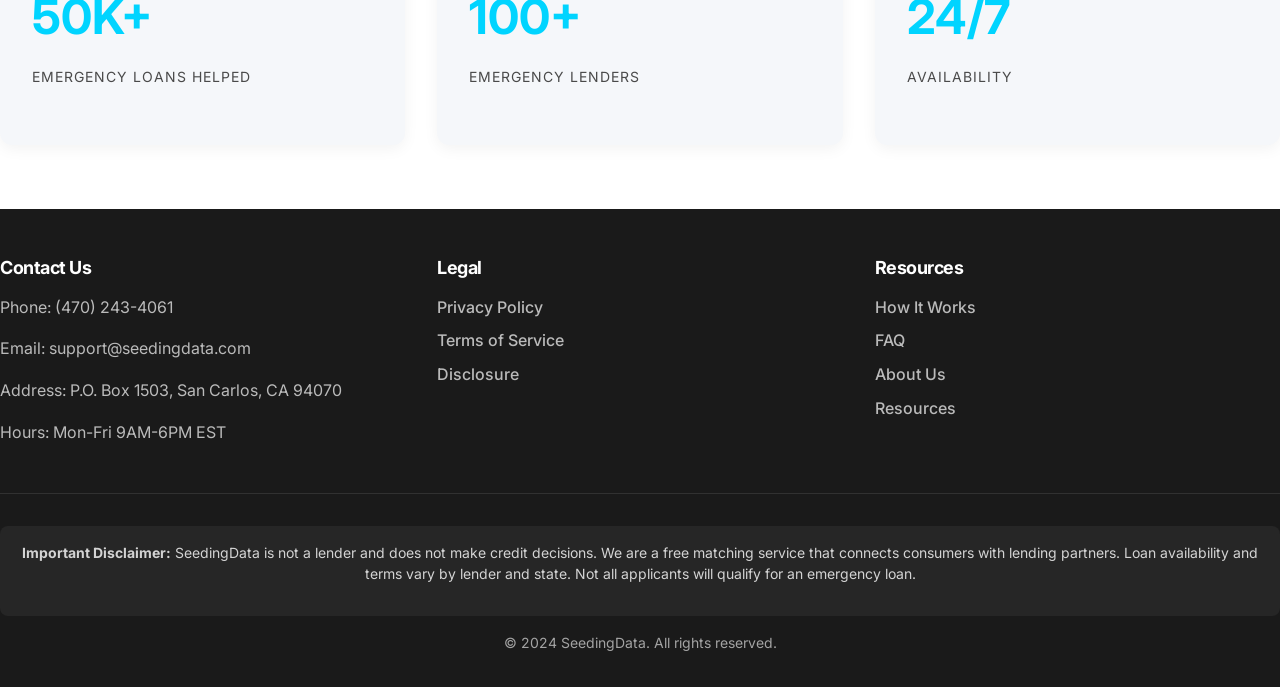
<file: emergency-loans.html>
<!DOCTYPE html>
<html lang="en">
<head>
    <meta charset="UTF-8">
    <meta name="viewport" content="width=device-width, initial-scale=1.0">
    <title>Emergency Loans - Fast Cash When You Need It | SeedingData</title>
    <meta name="description" content="Emergency loans for urgent financial needs. Get fast cash with quick approval. Connect with emergency loan lenders in minutes. Funds available as soon as next business day.">
    <link rel="stylesheet" href="styles.css">
    <link rel="preconnect" href="https://fonts.googleapis.com">
    <link rel="preconnect" href="https://fonts.gstatic.com" crossorigin>
    <link href="https://fonts.googleapis.com/css2?family=Inter:wght@300;400;500;600;700&display=swap" rel="stylesheet">
</head>
<body>
    <!-- Header -->
    <header class="header">
        <div class="container">
            <div class="header-content">
                <div class="logo">
                    <div style="display: flex; align-items: center; gap: 10px;">
                        <img src="logo.jpeg" alt="SeedingData Logo" style="height: 50px; width: auto;">
                        <h1 style="font-size: 20px; margin: 0; color: #2c3e50;">Seeding Data Corp</h1>
                    </div>
                </div>
                <div class="header-trust">
                    <span class="ssl-badge">SSL Secured</span>
                    <a href="faq.html" style="color: #3498db; text-decoration: none; font-weight: 500; margin-left: 15px;">FAQ</a>
                </div>
            </div>
        </div>
    </header>

    <!-- Hero Section -->
    <section class="hero">
        <div class="container">
            <div class="hero-content">
                <div class="hero-text">
                    <h1>Emergency Loans - Fast Cash When You Need It Most</h1>
                    <p>Get emergency cash loans quickly through our secure lender matching platform</p>
                    <p style="color: #27ae60; font-weight: 600; margin: 10px 0;">$1,000-$50,000 emergency loans available</p>
                    <p style="color: #27ae60; font-size: 20px; margin-bottom: 20px; font-weight: 700; text-shadow: 1px 1px 2px rgba(0,0,0,0.1);">💰 Funds as soon as next business day - no impact on your credit score</p>
                    <button class="cta-button" onclick="scrollToForm()">Get Matched Now</button>
                </div>
                <div class="hero-trust-badges">
                    <div class="trust-item">
                        <span class="trust-icon">256-bit</span>
                        <span>Encryption</span>
                    </div>
                    <div class="trust-item">
                        <span class="trust-icon">Fast Cash</span>
                        <span>Next Day Funding</span>
                    </div>
                </div>
            </div>
        </div>
    </section>

    <!-- Multi-Step Form Section -->
    <section class="form-section" id="form-section">
        <div class="container">
            <div class="form-container">
                <div class="form-header">
                    <h2>Get Emergency Cash Fast - See What You Qualify For</h2>
                    <p>Quick, secure, and takes less than 3 minutes</p>
                    <div style="background: linear-gradient(135deg, #3498db, #2980b9); color: white; padding: 10px 18px; border-radius: 8px; margin: 15px 0; text-align: center; font-weight: 600; font-size: 14px; box-shadow: 0 4px 15px rgba(52, 152, 219, 0.3); border: 2px solid #2980b9; position: relative; animation: pulse 2s infinite;">
                        <div style="position: absolute; top: -6px; right: -6px; background: #007bff; color: white; border-radius: 50%; width: 16px; height: 16px; display: flex; align-items: center; justify-content: center; font-size: 10px; border: 2px solid white;">⚡</div>
                        ⚠️ Limited Emergency Loan Offers Available - Act Fast!
                    </div>
                    <p style="color: #666; font-size: 14px;">Emergency lenders ready to help - no obligation to accept</p>
                </div>
                
                <!-- Progress Bar -->
                <div class="progress-container">
                    <div class="progress-bar">
                        <div class="progress-step active" data-step="1">
                            <span class="step-number">1</span>
                            <span class="step-label">Loan Info</span>
                        </div>
                        <div class="progress-step" data-step="2">
                            <span class="step-number">2</span>
                            <span class="step-label">Contact Info</span>
                        </div>
                        <div class="progress-step" data-step="3">
                            <span class="step-number">3</span>
                            <span class="step-label">Details</span>
                        </div>
                    </div>
                </div>

                <!-- Form -->
                <form id="loan-form" class="multi-step-form">
                    <!-- Step 1 -->
                    <div class="form-step active" id="step-1">
                        <h3>Quick emergency loan information</h3>
                        <div class="form-group">
                            <label for="loan-amount">Emergency Loan Amount Needed</label>
                            <select id="loan-amount" name="loanAmount" required>
                                <option value="">Select amount</option>
                                <option value="500-1000">$500 - $1,000</option>
                                <option value="1000-2500">$1,000 - $2,500</option>
                                <option value="2500-5000">$2,500 - $5,000</option>
                                <option value="5000-10000">$5,000 - $10,000</option>
                                <option value="10000-25000">$10,000 - $25,000</option>
                                <option value="25000+">$25,000+</option>
                            </select>
                        </div>
                        <div class="form-group">
                            <label for="zip-code">ZIP Code</label>
                            <input type="text" id="zip-code" name="zipCode" maxlength="5" pattern="[0-9]{5}" required>
                        </div>
                        <button type="button" class="next-button" onclick="nextStep(1)">Continue</button>
                    </div>

                    <!-- Step 2 -->
                    <div class="form-step" id="step-2">
                        <h3>Your contact information</h3>
                        <div class="form-group">
                            <label for="first-name">First Name</label>
                            <input type="text" id="first-name" name="firstName" required>
                        </div>
                        <div class="form-group">
                            <label for="last-name">Last Name</label>
                            <input type="text" id="last-name" name="lastName" required>
                        </div>
                        <div class="form-group">
                            <label for="email">Email Address</label>
                            <input type="email" id="email" name="email" required>
                        </div>
                        <div class="form-group">
                            <label for="phone">Phone Number</label>
                            <input type="tel" id="phone" name="phone" pattern="\(\d{3}\) \d{3}-\d{4}" placeholder="(123) 456-7890" required>
                        </div>
                        <div class="form-buttons">
                            <button type="button" class="back-button" onclick="previousStep(2)">Back</button>
                            <button type="button" class="next-button" onclick="nextStep(2)">Continue</button>
                        </div>
                    </div>

                    <!-- Step 3 -->
                    <div class="form-step" id="step-3">
                        <h3>Address and employment information</h3>
                        <div class="form-group">
                            <label for="address">Address</label>
                            <input type="text" id="address" name="address" required>
                        </div>
                        <div class="form-group">
                            <label for="city">City</label>
                            <input type="text" id="city" name="city" required>
                        </div>
                        <div class="form-group">
                            <label for="state">State</label>
                            <select id="state" name="state" required>
                                <option value="">Select state</option>
                                <option value="AL">Alabama</option>
                                <option value="AK">Alaska</option>
                                <option value="AZ">Arizona</option>
                                <option value="AR">Arkansas</option>
                                <option value="CA">California</option>
                                <option value="CO">Colorado</option>
                                <option value="CT">Connecticut</option>
                                <option value="DE">Delaware</option>
                                <option value="FL">Florida</option>
                                <option value="GA">Georgia</option>
                                <option value="HI">Hawaii</option>
                                <option value="ID">Idaho</option>
                                <option value="IL">Illinois</option>
                                <option value="IN">Indiana</option>
                                <option value="IA">Iowa</option>
                                <option value="KS">Kansas</option>
                                <option value="KY">Kentucky</option>
                                <option value="LA">Louisiana</option>
                                <option value="ME">Maine</option>
                                <option value="MD">Maryland</option>
                                <option value="MA">Massachusetts</option>
                                <option value="MI">Michigan</option>
                                <option value="MN">Minnesota</option>
                                <option value="MS">Mississippi</option>
                                <option value="MO">Missouri</option>
                                <option value="MT">Montana</option>
                                <option value="NE">Nebraska</option>
                                <option value="NV">Nevada</option>
                                <option value="NH">New Hampshire</option>
                                <option value="NJ">New Jersey</option>
                                <option value="NM">New Mexico</option>
                                <option value="NY">New York</option>
                                <option value="NC">North Carolina</option>
                                <option value="ND">North Dakota</option>
                                <option value="OH">Ohio</option>
                                <option value="OK">Oklahoma</option>
                                <option value="OR">Oregon</option>
                                <option value="PA">Pennsylvania</option>
                                <option value="RI">Rhode Island</option>
                                <option value="SC">South Carolina</option>
                                <option value="SD">South Dakota</option>
                                <option value="TN">Tennessee</option>
                                <option value="TX">Texas</option>
                                <option value="UT">Utah</option>
                                <option value="VT">Vermont</option>
                                <option value="VA">Virginia</option>
                                <option value="WA">Washington</option>
                                <option value="WV">West Virginia</option>
                                <option value="WI">Wisconsin</option>
                                <option value="WY">Wyoming</option>
                            </select>
                        </div>
                        <div class="form-group">
                            <label for="bank-name">Bank Name</label>
                            <input type="text" id="bank-name" name="bankName" required>
                        </div>
                        <div class="form-group">
                            <label for="bank-routing">Bank Routing Number</label>
                            <input type="text" id="bank-routing" name="bankRouting" maxlength="9" pattern="[0-9]{9}" placeholder="9-digit routing number" required>
                        </div>
                        <div class="form-group">
                            <label for="credit-score">Credit Score Range</label>
                            <select id="credit-score" name="creditScore" required>
                                <option value="">Select credit range</option>
                                <option value="excellent">750+ (Excellent)</option>
                                <option value="good">700-749 (Good)</option>
                                <option value="fair">650-699 (Fair)</option>
                                <option value="poor">600-649 (Poor)</option>
                                <option value="bad">Below 600 (Bad)</option>
                                <option value="not-sure">Not Sure</option>
                            </select>
                        </div>
                        <div class="form-group">
                            <label for="employment-status">Employment Status</label>
                            <select id="employment-status" name="employmentStatus" required>
                                <option value="">Select status</option>
                                <option value="employed-full-time">Employed Full-Time</option>
                                <option value="employed-part-time">Employed Part-Time</option>
                                <option value="self-employed">Self-Employed</option>
                                <option value="retired">Retired</option>
                                <option value="disabled">Disabled</option>
                                <option value="other">Other</option>
                            </select>
                        </div>
                        <div class="form-group">
                            <label for="monthly-income">Monthly Income</label>
                            <select id="monthly-income" name="monthlyIncome" required>
                                <option value="">Select income range</option>
                                <option value="0-1000">Less than $1,000</option>
                                <option value="1000-2000">$1,000 - $2,000</option>
                                <option value="2000-3000">$2,000 - $3,000</option>
                                <option value="3000-4000">$3,000 - $4,000</option>
                                <option value="4000-5000">$4,000 - $5,000</option>
                                <option value="5000-7500">$5,000 - $7,500</option>
                                <option value="7500+">More than $7,500</option>
                            </select>
                        </div>
                        <div class="form-group">
                            <div class="tcpa-consent">
                                <input type="checkbox" id="tcpa-consent" name="tcpaConsent" required>
                                <label for="tcpa-consent">
                                    By checking this box, I agree to receive autodialed and pre-recorded telemarketing calls and texts from SeedingData and our lending partners regarding my emergency loan inquiry at the phone number provided above. I understand that consent is not a condition of purchase.
                                </label>
                            </div>
                        </div>
                        <div class="form-buttons">
                            <button type="button" class="back-button" onclick="previousStep(3)">Back</button>
                            <button type="submit" class="submit-button">Get Matched Now</button>
                        </div>
                        <div style="margin-top: 20px; padding: 15px; background: #f8f9fa; border-radius: 8px; border-left: 4px solid #007bff;">
                            <p style="font-size: 12px; color: #666; margin: 0; line-height: 1.4;">
                                <strong>By clicking 'Get Matched Now', you agree to:</strong><br>
                                1. Receive autodialed calls/texts from SeedingData and lending partners<br>
                                2. Consent is not required to purchase<br>
                                3. Message/data rates may apply<br>
                                4. Reply STOP to opt out
                            </p>
                        </div>
                    </div>
                </form>

                <!-- Trust Badges -->
                <div class="form-trust-badges">
                    <div class="trust-badge">
                        <span class="badge-icon">SSL</span>
                        <span>Secure Connection</span>
                    </div>
                    <div class="trust-badge">
                        <span class="badge-icon">Privacy</span>
                        <span>Privacy Protected</span>
                    </div>
                    <div class="trust-badge">
                        <span class="badge-icon">Fast</span>
                        <span>Emergency Funding</span>
                    </div>
                </div>
            </div>
        </div>
    </section>

    <!-- How It Works -->
    <section class="how-it-works">
        <div class="container">
            <div class="section-header">
                <h2>How Emergency Loans Work</h2>
                <p>Get matched with emergency loan lenders in three simple steps</p>
            </div>
            <div class="steps-grid">
                <div class="step-item">
                    <div class="step-number">1</div>
                    <h3>Fill out emergency loan form</h3>
                    <p>Complete our secure, 3-minute emergency loan form with your basic information</p>
                </div>
                <div class="step-item">
                    <div class="step-number">2</div>
                    <h3>We match you with emergency lenders</h3>
                    <p>Our system connects you with lenders who specialize in fast emergency loans</p>
                </div>
                <div class="step-item">
                    <div class="step-number">3</div>
                    <h3>Get emergency cash fast</h3>
                    <p>Compare emergency loan offers and get funds as soon as next business day</p>
                </div>
            </div>
        </div>
    </section>

    <!-- Benefits -->
    <section class="benefits">
        <div class="container">
            <div class="section-header">
                <h2>Why Choose Our Emergency Loan Platform</h2>
                <p>Your trusted partner for emergency cash solutions</p>
            </div>
            <div class="benefits-grid">
                <div class="benefit-item">
                    <div class="benefit-icon">Fast and secure</div>
                    <h3>Fast and Secure</h3>
                    <p>Get matched with emergency loan lenders in minutes with bank-level security</p>
                </div>
                <div class="benefit-item">
                    <div class="benefit-icon">No obligation</div>
                    <h3>No Obligation</h3>
                    <p>Review emergency loan options without any commitment or cost</p>
                </div>
                <div class="benefit-item">
                    <div class="benefit-icon">All credit types</div>
                    <h3>All Credit Types Considered</h3>
                    <p>Our emergency loan network works with various credit backgrounds</p>
                </div>
                <div class="benefit-item">
                    <div class="benefit-icon">Trusted network</div>
                    <h3>Trusted Network</h3>
                    <p>Connect with established emergency loan lenders for fast funding</p>
                </div>
            </div>
        </div>
    </section>

    <!-- Trust Indicators -->
    <section class="testimonials">
        <div class="container">
            <div class="section-header">
                <h2>Trusted by Thousands for Emergency Cash</h2>
                <p>See why people choose our platform for emergency loans</p>
            </div>
            <div class="testimonials-grid">
                <div class="testimonial-item">
                    <div class="testimonial-content">
                        <div class="rating-display">
                            <span class="stars">?????</span>
                            <span class="rating-number">4.8</span>
                            <span class="rating-text">Emergency Loan Rating</span>
                        </div>
                        <p>Quick emergency loan matching with fast funding options</p>
                        <div class="trust-metric">
                            <span class="metric-number">50K+</span>
                            <span class="metric-label">Emergency Loans Helped</span>
                        </div>
                    </div>
                </div>
                <div class="testimonial-item">
                    <div class="testimonial-content">
                        <div class="rating-display">
                            <span class="stars">?????</span>
                            <span class="rating-number">4.9</span>
                            <span class="rating-text">Customer Service</span>
                        </div>
                        <p>Transparent emergency loan process with no hidden fees</p>
                        <div class="trust-metric">
                            <span class="metric-number">100+</span>
                            <span class="metric-label">Emergency Lenders</span>
                        </div>
                    </div>
                </div>
                <div class="testimonial-item">
                    <div class="testimonial-content">
                        <div class="rating-display">
                            <span class="stars">?????</span>
                            <span class="rating-number">4.7</span>
                            <span class="rating-text">Overall Experience</span>
                        </div>
                        <p>Simple emergency loan application with quick responses</p>
                        <div class="trust-metric">
                            <span class="metric-number">24/7</span>
                            <span class="metric-label">Availability</span>
                        </div>
                    </div>
                </div>
            </div>
        </div>
    </section>

    <!-- Footer -->
    <footer class="footer">
        <div class="container">
            <div class="footer-content">
                <div class="footer-section">
                    <h3>Contact Us</h3>
                    <p>Phone: (470) 243-4061</p>
                    <p>Email: support@seedingdata.com</p>
                    <p>Address: P.O. Box 1503, San Carlos, CA 94070</p>
                    <p>Hours: Mon-Fri 9AM-6PM EST</p>
                </div>
                <div class="footer-section">
                    <h3>Legal</h3>
                    <ul>
                        <li><a href="privacy-policy.html">Privacy Policy</a></li>
                        <li><a href="terms-of-service.html">Terms of Service</a></li>
                        <li><a href="disclosure.html">Disclosure</a></li>
                    </ul>
                </div>
                <div class="footer-section">
                    <h3>Resources</h3>
                    <ul>
                        <li><a href="how-it-works.html">How It Works</a></li>
                        <li><a href="faq.html">FAQ</a></li>
                        <li><a href="about-us.html">About Us</a></li>
                        <li><a href="resources.html">Resources</a></li>
                    </ul>
                </div>
            </div>
            <div class="footer-bottom">
                <div class="disclaimer">
                    <p><strong>Important Disclaimer:</strong> SeedingData is not a lender and does not make credit decisions. We are a free matching service that connects consumers with lending partners. Loan availability and terms vary by lender and state. Not all applicants will qualify for an emergency loan.</p>
                </div>
                <div class="copyright">
                    <p>&copy; 2024 SeedingData. All rights reserved.</p>
                </div>
            </div>
        </div>
    </footer>

    <script src="script.js"></script>
</body>
</html>
</file>
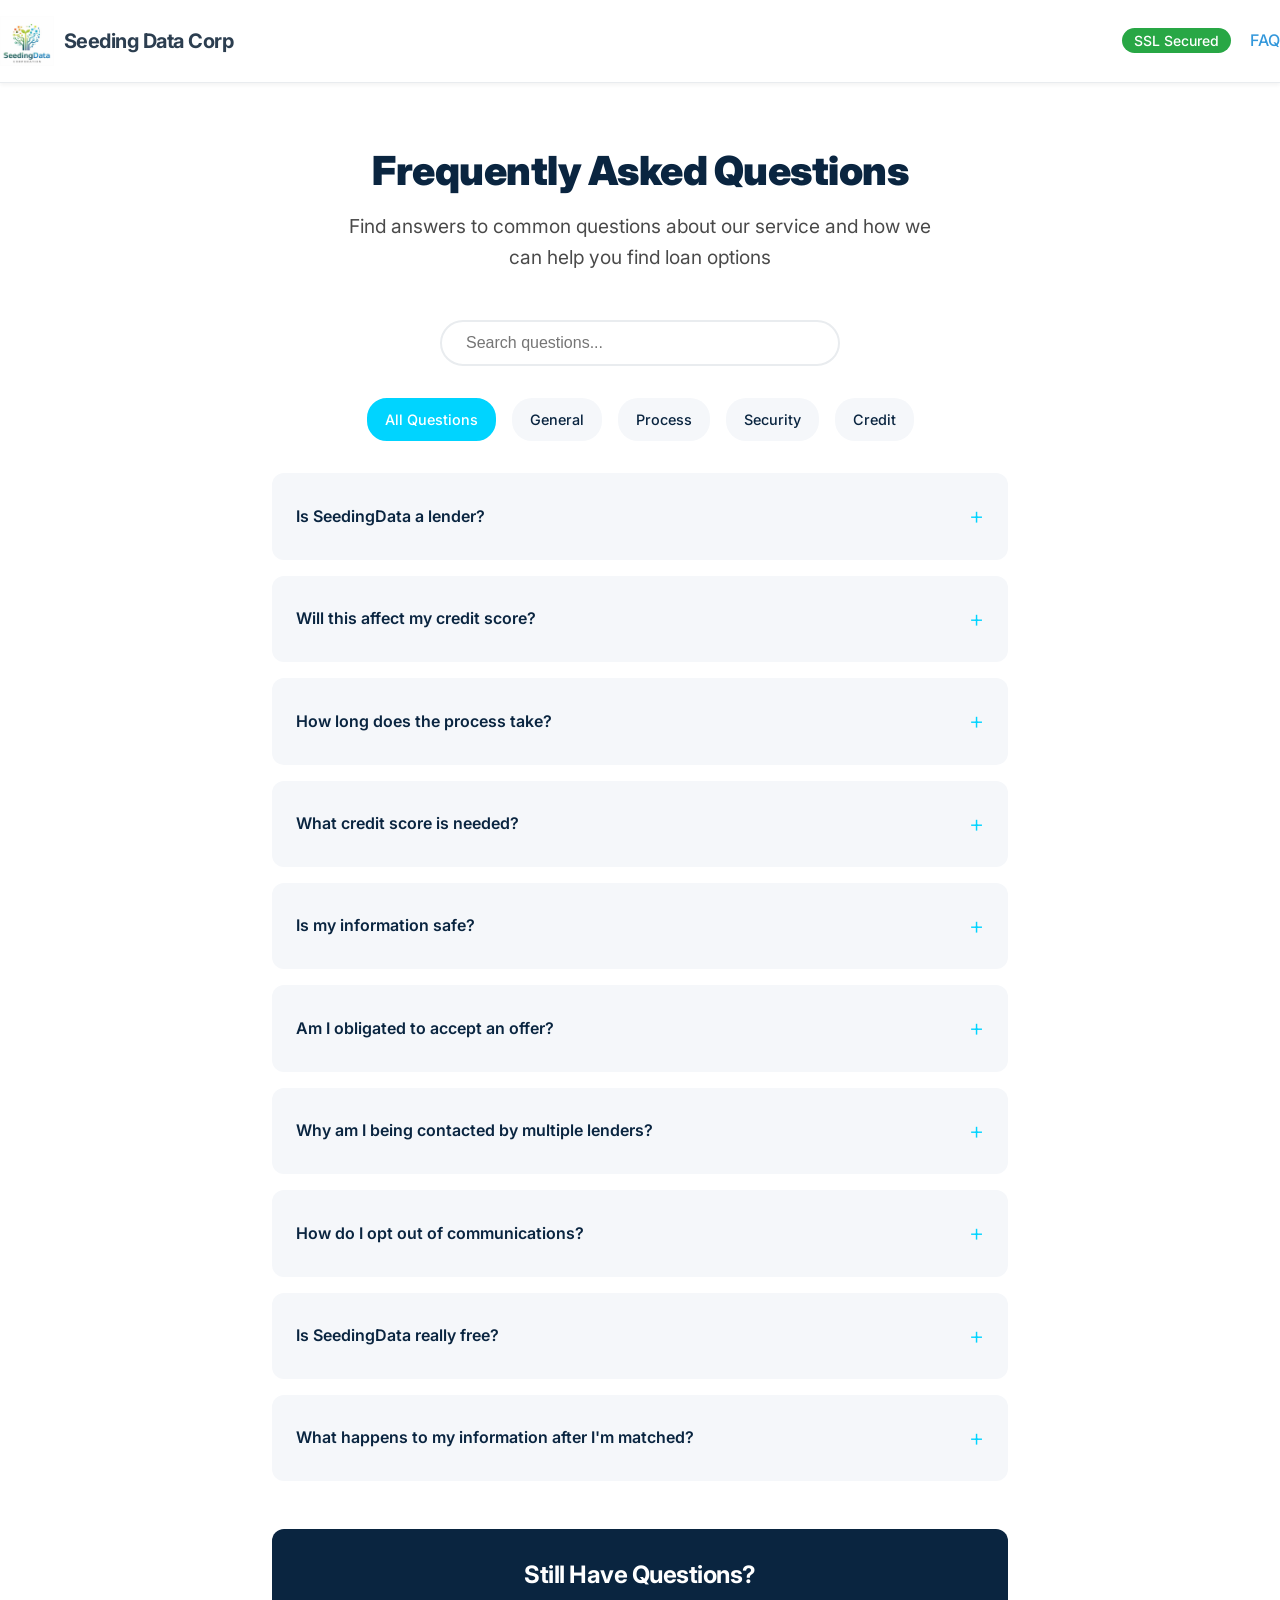
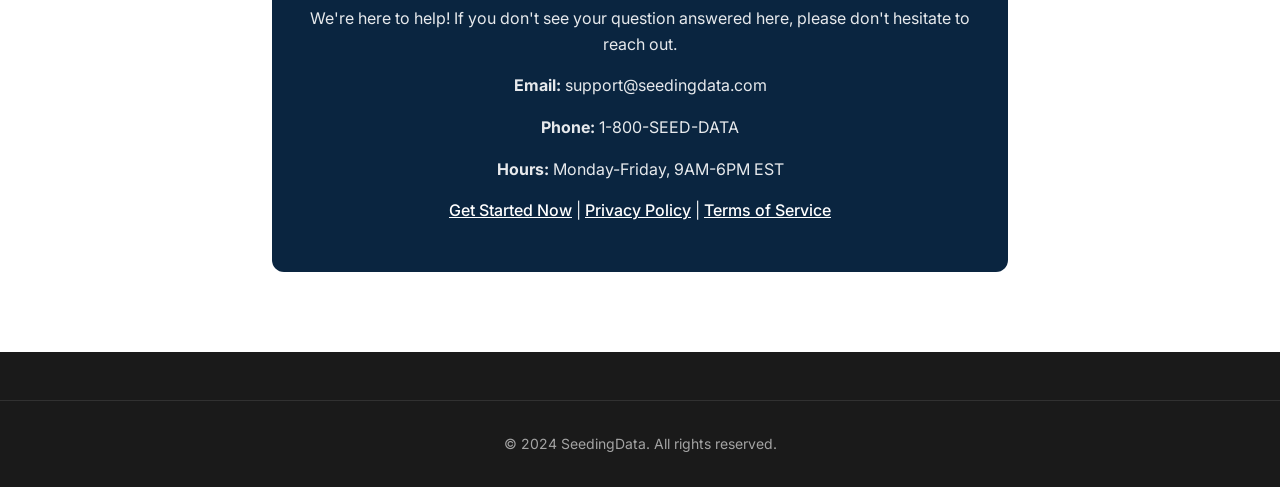
<file: faq.html>
<!DOCTYPE html>
<html lang="en">
<head>
    <meta charset="UTF-8">
    <meta name="viewport" content="width=device-width, initial-scale=1.0">
    <title>FAQ - SeedingData</title>
    <link rel="stylesheet" href="styles.css">
    <link rel="preconnect" href="https://fonts.googleapis.com">
    <link rel="preconnect" href="https://fonts.gstatic.com" crossorigin>
    <link href="https://fonts.googleapis.com/css2?family=Inter:wght@300;400;500;600;700&display=swap" rel="stylesheet">
    <style>
        .faq-container {
            max-width: 800px;
            margin: 0 auto;
            padding: 2rem;
            background: white;
            min-height: 100vh;
        }
        .faq-header {
            text-align: center;
            margin-bottom: 3rem;
            padding-top: 2rem;
        }
        .faq-header h1 {
            color: var(--primary-blue);
            font-size: 2.5rem;
            margin-bottom: 1rem;
        }
        .faq-header p {
            color: var(--text-light);
            font-size: 1.2rem;
            max-width: 600px;
            margin: 0 auto;
        }
        .faq-categories {
            display: flex;
            justify-content: center;
            gap: 1rem;
            margin-bottom: 2rem;
            flex-wrap: wrap;
        }
        .category-tag {
            background: var(--background-light);
            color: var(--primary-blue);
            padding: 0.5rem 1rem;
            border-radius: 20px;
            font-size: 0.9rem;
            font-weight: 500;
            border: 2px solid transparent;
            transition: all 0.3s ease;
            cursor: pointer;
        }
        .category-tag:hover,
        .category-tag.active {
            background: var(--primary-teal);
            color: white;
            border-color: var(--primary-teal);
        }
        .faq-list {
            margin-bottom: 3rem;
        }
        .faq-item {
            background: var(--background-light);
            border-radius: 12px;
            margin-bottom: 1rem;
            overflow: hidden;
            transition: all 0.3s ease;
        }
        .faq-item:hover {
            box-shadow: 0 4px 15px rgba(0,0,0,0.1);
        }
        .faq-question {
            padding: 1.5rem;
            cursor: pointer;
            display: flex;
            justify-content: space-between;
            align-items: center;
            font-weight: 600;
            color: var(--primary-blue);
            transition: background-color 0.3s ease;
        }
        .faq-question:hover {
            background: rgba(0, 168, 150, 0.05);
        }
        .faq-toggle {
            font-size: 1.5rem;
            color: var(--primary-teal);
            transition: transform 0.3s ease;
            font-weight: 300;
        }
        .faq-item.active .faq-toggle {
            transform: rotate(45deg);
        }
        .faq-answer {
            padding: 0 1.5rem;
            max-height: 0;
            overflow: hidden;
            transition: all 0.3s ease;
        }
        .faq-item.active .faq-answer {
            padding: 0 1.5rem 1.5rem;
            max-height: 500px;
        }
        .faq-answer p {
            color: var(--text-dark);
            line-height: 1.7;
            margin-bottom: 1rem;
        }
        .faq-answer ul {
            margin-left: 1.5rem;
            color: var(--text-dark);
            line-height: 1.7;
        }
        .faq-answer li {
            margin-bottom: 0.5rem;
        }
        .highlight-box {
            background: #d1ecf1;
            border-left: 4px solid #17a2b8;
            padding: 1rem;
            margin: 1rem 0;
            border-radius: 4px;
        }
        .warning-box {
            background: #fff3cd;
            border-left: 4px solid #ffc107;
            padding: 1rem;
            margin: 1rem 0;
            border-radius: 4px;
        }
        .info-box {
            background: var(--background-light);
            border-left: 4px solid var(--accent-green);
            padding: 1rem;
            margin: 1rem 0;
            border-radius: 4px;
        }
        .contact-section {
            background: var(--primary-blue);
            color: white;
            padding: 2rem;
            border-radius: 12px;
            text-align: center;
            margin: 3rem 0;
        }
        .contact-section h3 {
            color: white;
            margin-bottom: 1rem;
        }
        .contact-section p {
            color: rgba(255, 255, 255, 0.9);
            margin-bottom: 1rem;
        }
        .contact-section a {
            color: white;
            text-decoration: underline;
        }
        .contact-section a:hover {
            text-decoration: none;
        }
        .search-box {
            background: white;
            border: 2px solid var(--border-color);
            border-radius: 25px;
            padding: 0.75rem 1.5rem;
            font-size: 1rem;
            width: 100%;
            max-width: 400px;
            margin: 0 auto 2rem;
            display: block;
            transition: border-color 0.3s ease;
        }
        .search-box:focus {
            outline: none;
            border-color: var(--primary-teal);
        }
        .no-results {
            text-align: center;
            padding: 2rem;
            color: var(--text-light);
            display: none;
        }
        @media (max-width: 768px) {
            .faq-container {
                padding: 1rem;
            }
            .faq-header h1 {
                font-size: 2rem;
            }
            .faq-categories {
                gap: 0.5rem;
            }
            .category-tag {
                font-size: 0.8rem;
                padding: 0.4rem 0.8rem;
            }
        }
    </style>
</head>
<body>
    <!-- Header -->
    <header class="header">
        <div class="container">
            <div class="header-content">
                <div class="logo">
                    <div style="display: flex; align-items: center; gap: 10px;">
                        <img src="logo.jpeg" alt="SeedingData Logo" style="height: 50px; width: auto;">
                        <h1 style="font-size: 20px; margin: 0; color: #2c3e50;">Seeding Data Corp</h1>
                    </div>
                </div>
                <div class="header-trust">
                    <span class="ssl-badge">SSL Secured</span>
                    <a href="faq.html" style="color: #3498db; text-decoration: none; font-weight: 500; margin-left: 15px;">FAQ</a>
                </div>
            </div>
        </div>
    </header>

    <div class="faq-container">
        <div class="faq-header">
            <h1>Frequently Asked Questions</h1>
            <p>Find answers to common questions about our service and how we can help you find loan options</p>
        </div>

        <input type="text" class="search-box" placeholder="Search questions..." id="faqSearch">

        <div class="faq-categories">
            <div class="category-tag active" data-category="all">All Questions</div>
            <div class="category-tag" data-category="general">General</div>
            <div class="category-tag" data-category="process">Process</div>
            <div class="category-tag" data-category="security">Security</div>
            <div class="category-tag" data-category="credit">Credit</div>
        </div>

        <div class="faq-list" id="faqList">
            <div class="faq-item" data-category="general">
                <div class="faq-question">
                    <span>Is SeedingData a lender?</span>
                    <span class="faq-toggle">+</span>
                </div>
                <div class="faq-answer">
                    <p>No, SeedingData is not a lender. We are a free lead generation and matching service that connects consumers with lenders and financial service providers from our trusted network.</p>
                    <div class="highlight-box">
                        <p><strong>What We Do:</strong> We collect your information through our secure form and share it with potential lenders who may be able to help with your loan request.</p>
                    </div>
                    <p>All loan decisions, terms, and approval are determined directly by individual lenders based on their own criteria. We do not make credit decisions, provide loans, or influence lender decisions in any way.</p>
                </div>
            </div>

            <div class="faq-item" data-category="credit">
                <div class="faq-question">
                    <span>Will this affect my credit score?</span>
                    <span class="faq-toggle">+</span>
                </div>
                <div class="faq-answer">
                    <p>Submitting your information through SeedingData will not directly affect your credit score. Our initial matching process does not involve a hard credit check.</p>
                    <div class="info-box">
                        <p><strong>However:</strong> When lenders review your application, they may perform a credit check. This could be a soft inquiry (which doesn't affect your score) or a hard inquiry (which may temporarily impact your score).</p>
                    </div>
                    <ul>
                        <li><strong>Soft Inquiry:</strong> Typically doesn't affect credit score</li>
                        <li><strong>Hard Inquiry:</strong> May cause a temporary, small drop in score</li>
                        <li><strong>Multiple Inquiries:</strong> Multiple hard inquiries in a short time can have a larger impact</li>
                    </ul>
                    <p>Each lender has their own policies regarding credit checks. You can ask lenders about their credit check process before proceeding with any application.</p>
                </div>
            </div>

            <div class="faq-item" data-category="process">
                <div class="faq-question">
                    <span>How long does the process take?</span>
                    <span class="faq-toggle">+</span>
                </div>
                <div class="faq-answer">
                    <p>The SeedingData matching process is very fast, but the overall timeline depends on lender response times and your decisions.</p>
                    <ul>
                        <li><strong>Form Completion:</strong> 3-5 minutes</li>
                        <li><strong>Our Processing:</strong> 1-2 minutes</li>
                        <li><strong>Lender Contact:</strong> 5 minutes to 24 hours</li>
                        <li><strong>Loan Funding:</strong> Varies by lender (typically 1-3 business days if approved)</li>
                    </ul>
                    <div class="highlight-box">
                        <p><strong>Important:</strong> While our matching is fast, we cannot guarantee specific timelines for lender responses or loan funding, as these are controlled by individual lenders.</p>
                    </div>
                    <p>Some lenders offer same-day funding, while others may take several business days. The exact timing will be provided by each lender in their offer details.</p>
                </div>
            </div>

            <div class="faq-item" data-category="credit">
                <div class="faq-question">
                    <span>What credit score is needed?</span>
                    <span class="faq-toggle">+</span>
                </div>
                <div class="faq-answer">
                    <p>There is no specific minimum credit score required to use SeedingData. We work with lenders who consider various credit backgrounds, from excellent to poor credit.</p>
                    <div class="info-box">
                        <p><strong>Credit Score Considerations:</strong> Different lenders have different criteria. Some specialize in working with consumers who have excellent credit, while others focus on helping those with fair or bad credit.</p>
                    </div>
                    <ul>
                        <li><strong>Excellent (750+):</strong> More options, potentially better rates</li>
                        <li><strong>Good (700-749):</strong> Good range of options</li>
                        <li><strong>Fair (650-699):</strong> Some lenders may work with you</li>
                        <li><strong>Poor (600-649):</strong> Limited but available options</li>
                        <li><strong>Bad (Below 600):</strong> Fewer options, but some lenders specialize in this range</li>
                    </ul>
                    <div class="warning-box">
                        <p><strong>No Guarantee:</strong> We cannot guarantee that any specific credit score will result in loan approval, as each lender has their own underwriting criteria and requirements.</p>
                    </div>
                </div>
            </div>

            <div class="faq-item" data-category="security">
                <div class="faq-question">
                    <span>Is my information safe?</span>
                    <span class="faq-toggle">+</span>
                </div>
                <div class="faq-answer">
                    <p>Yes, we take data security very seriously. We implement multiple layers of security to protect your information.</p>
                    <ul>
                        <li><strong>256-bit SSL Encryption:</strong> Protects data during transmission</li>
                        <li><strong>Secure Data Storage:</strong> Your information is stored in secure systems</li>
                        <li><strong>Access Controls:</strong> Limited access to authorized personnel only</li>
                        <li><strong>Regular Security Updates:</strong> We maintain up-to-date security measures</li>
                    </ul>
                    <div class="highlight-box">
                        <p><strong>Sharing Policy:</strong> We only share your information with lenders in our network for the purpose of providing you with loan offers. We do not sell your information to unrelated third parties.</p>
                    </div>
                    <p>However, no security system is completely impenetrable. While we take reasonable precautions, you should be aware that all online services carry some level of risk.</p>
                </div>
            </div>

            <div class="faq-item" data-category="general">
                <div class="faq-question">
                    <span>Am I obligated to accept an offer?</span>
                    <span class="faq-toggle">+</span>
                </div>
                <div class="faq-answer">
                    <p>No, you are under absolutely no obligation to accept any loan offers presented to you through our service.</p>
                    <div class="info-box">
                        <p><strong>Your Choice Matters:</strong> You have complete control over the process. You can review all offers, ask questions, and decline any or all offers without any penalty or cost.</p>
                    </div>
                    <ul>
                        <li>Review offers at your own pace</li>
                        <li>Ask lenders any questions you have</li>
                        <li>Decline offers that don't meet your needs</li>
                        <li>Take time to compare options</li>
                        <li>Walk away at any time</li>
                    </ul>
                    <p>There is no pressure to accept any offer, and no consequences for declining. Our service is designed to help you explore your options, not to push you into any decision.</p>
                </div>
            </div>

            <div class="faq-item" data-category="process">
                <div class="faq-question">
                    <span>Why am I being contacted by multiple lenders?</span>
                    <span class="faq-toggle">+</span>
                </div>
                <div class="faq-answer">
                    <p>You're being contacted by multiple lenders because SeedingData works with a network of lenders, and we share your information with several potential matches simultaneously.</p>
                    <div class="highlight-box">
                        <p><strong>Benefits of Multiple Contacts:</strong> This approach increases your chances of finding a suitable loan option and allows you to compare different offers side by side.</p>
                    </div>
                    <ul>
                        <li><strong>More Options:</strong> Multiple lenders mean more potential loan offers</li>
                        <li><strong>Comparison Shopping:</strong> Compare rates, terms, and conditions</li>
                        <li><strong>Better Chances:</strong> If one lender declines, others may still approve</li>
                        <li><strong>Competitive Offers:</strong> Lenders may offer better terms to compete for your business</li>
                    </ul>
                    <p>If you wish to stop receiving communications, you can opt out directly with each lender or contact us for assistance.</p>
                </div>
            </div>

            <div class="faq-item" data-category="general">
                <div class="faq-question">
                    <span>How do I opt out of communications?</span>
                    <span class="faq-toggle">+</span>
                </div>
                <div class="faq-answer">
                    <p>You can opt out of communications at any time. Here are the different ways to manage your communication preferences:</p>
                    <ul>
                        <li><strong>Email:</strong> Click the "unsubscribe" link in marketing emails</li>
                        <li><strong>Text Messages:</strong> Reply "STOP" to any text message</li>
                        <li><strong>Phone Calls:</strong> Ask to be removed from call lists during conversations</li>
                        <li><strong>Direct Contact:</strong> Reach out to lenders directly to opt out</li>
                    </ul>
                    <div class="info-box">
                        <p><strong>SeedingData Opt-Out:</strong> To opt out of our communications specifically, contact us at privacy@seedingdata.com or call 1-800-SEED-DATA.</p>
                    </div>
                    <p>Please note that opting out of marketing communications may not stop transactional messages related to active loan applications or inquiries.</p>
                </div>
            </div>

            <div class="faq-item" data-category="general">
                <div class="faq-question">
                    <span>Is SeedingData really free?</span>
                    <span class="faq-toggle">+</span>
                </div>
                <div class="faq-answer">
                    <p>Yes, SeedingData is completely free for consumers. There is no charge to use our matching service or to submit your information.</p>
                    <div class="highlight-box">
                        <p><strong>How We Make Money:</strong> We may receive compensation from our lending partners when they successfully connect with qualified borrowers through our platform.</p>
                    </div>
                    <ul>
                        <li>No application fees</li>
                        <li>No subscription charges</li>
                        <li>No hidden costs</li>
                        <li>No obligation to accept any offers</li>
                    </ul>
                    <p>Our compensation does not affect your loan terms, rates, or the offers you receive from lenders. You will never pay anything to use SeedingData's services.</p>
                </div>
            </div>

            <div class="faq-item" data-category="security">
                <div class="faq-question">
                    <span>What happens to my information after I'm matched?</span>
                    <span class="faq-toggle">+</span>
                </div>
                <div class="faq-answer">
                    <p>After you submit your information, here's what happens:</p>
                    <ul>
                        <li><strong>Immediate Processing:</strong> Our system processes your information right away</li>
                        <li><strong>Lender Matching:</strong> We match you with suitable lenders from our network</li>
                        <li><strong>Information Sharing:</strong> Your data is shared only with matched lenders</li>
                        <li><strong>Lender Contact:</strong> Lenders contact you directly with offers</li>
                        <li><strong>Data Retention:</strong> We keep your information to improve our service and for compliance</li>
                    </ul>
                    <div class="warning-box">
                        <p><strong>Important:</strong> Once your information is shared with lenders, they have their own data retention and privacy policies. We encourage you to review their policies directly.</p>
                    </div>
                    <p>You can request access to or deletion of your information by contacting us at privacy@seedingdata.com.</p>
                </div>
            </div>
        </div>

        <div class="no-results" id="noResults">
            <h3>No questions found</h3>
            <p>Try searching with different keywords or browse all questions.</p>
        </div>

        <div class="contact-section">
            <h3>Still Have Questions?</h3>
            <p>We're here to help! If you don't see your question answered here, please don't hesitate to reach out.</p>
            <p><strong>Email:</strong> support@seedingdata.com</p>
            <p><strong>Phone:</strong> 1-800-SEED-DATA</p>
            <p><strong>Hours:</strong> Monday-Friday, 9AM-6PM EST</p>
            <p><a href="index.html#form-section">Get Started Now</a> | <a href="privacy-policy.html">Privacy Policy</a> | <a href="terms-of-service.html">Terms of Service</a></p>
        </div>
    </div>

    <footer class="footer">
        <div class="container">
            <div class="footer-bottom">
                <div class="copyright">
                    <p>&copy; 2024 SeedingData. All rights reserved.</p>
                </div>
            </div>
        </div>
    </footer>

    <script>
        // FAQ Toggle Functionality
        document.querySelectorAll('.faq-question').forEach(question => {
            question.addEventListener('click', function() {
                const faqItem = this.closest('.faq-item');
                const allFaqItems = document.querySelectorAll('.faq-item');
                
                // Close all other FAQ items
                allFaqItems.forEach(item => {
                    if (item !== faqItem) {
                        item.classList.remove('active');
                    }
                });
                
                // Toggle current FAQ item
                faqItem.classList.toggle('active');
            });
        });

        // Category Filter Functionality
        document.querySelectorAll('.category-tag').forEach(tag => {
            tag.addEventListener('click', function() {
                // Update active state
                document.querySelectorAll('.category-tag').forEach(t => t.classList.remove('active'));
                this.classList.add('active');
                
                const category = this.dataset.category;
                const faqItems = document.querySelectorAll('.faq-item');
                
                faqItems.forEach(item => {
                    if (category === 'all' || item.dataset.category === category) {
                        item.style.display = 'block';
                    } else {
                        item.style.display = 'none';
                    }
                });
                
                // Reset search
                document.getElementById('faqSearch').value = '';
            });
        });

        // Search Functionality
        document.getElementById('faqSearch').addEventListener('input', function(e) {
            const searchTerm = e.target.value.toLowerCase();
            const faqItems = document.querySelectorAll('.faq-item');
            const noResults = document.getElementById('noResults');
            let hasResults = false;
            
            // Reset category filter
            document.querySelectorAll('.category-tag').forEach(t => t.classList.remove('active'));
            document.querySelector('[data-category="all"]').classList.add('active');
            
            faqItems.forEach(item => {
                const question = item.querySelector('.faq-question span').textContent.toLowerCase();
                const answer = item.querySelector('.faq-answer').textContent.toLowerCase();
                
                if (question.includes(searchTerm) || answer.includes(searchTerm)) {
                    item.style.display = 'block';
                    hasResults = true;
                } else {
                    item.style.display = 'none';
                }
            });
            
            // Show/hide no results message
            noResults.style.display = hasResults ? 'none' : 'block';
        });

        // Smooth scroll for anchor links
        document.querySelectorAll('a[href^="#"]').forEach(anchor => {
            anchor.addEventListener('click', function (e) {
                e.preventDefault();
                const target = document.querySelector(this.getAttribute('href'));
                if (target) {
                    target.scrollIntoView({
                        behavior: 'smooth',
                        block: 'start'
                    });
                }
            });
        });
    </script>
</body>
</html>
</file>
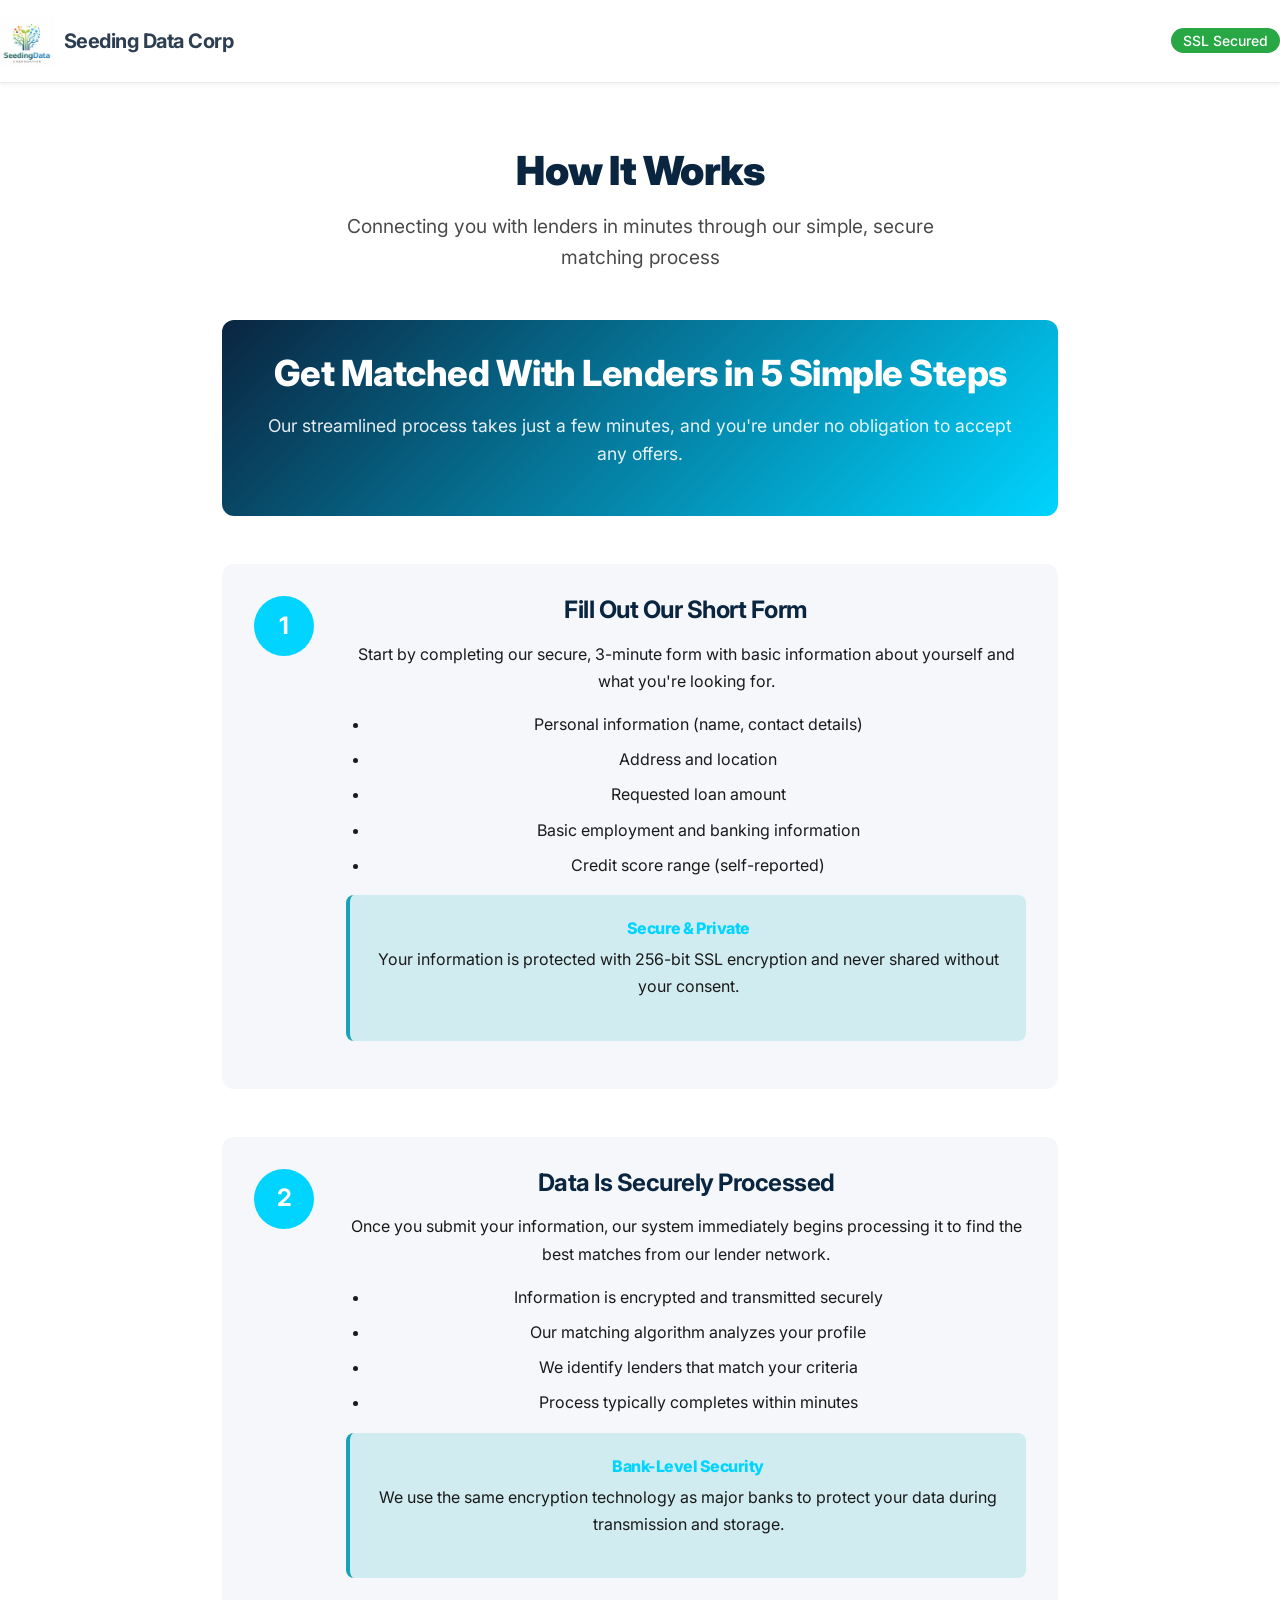
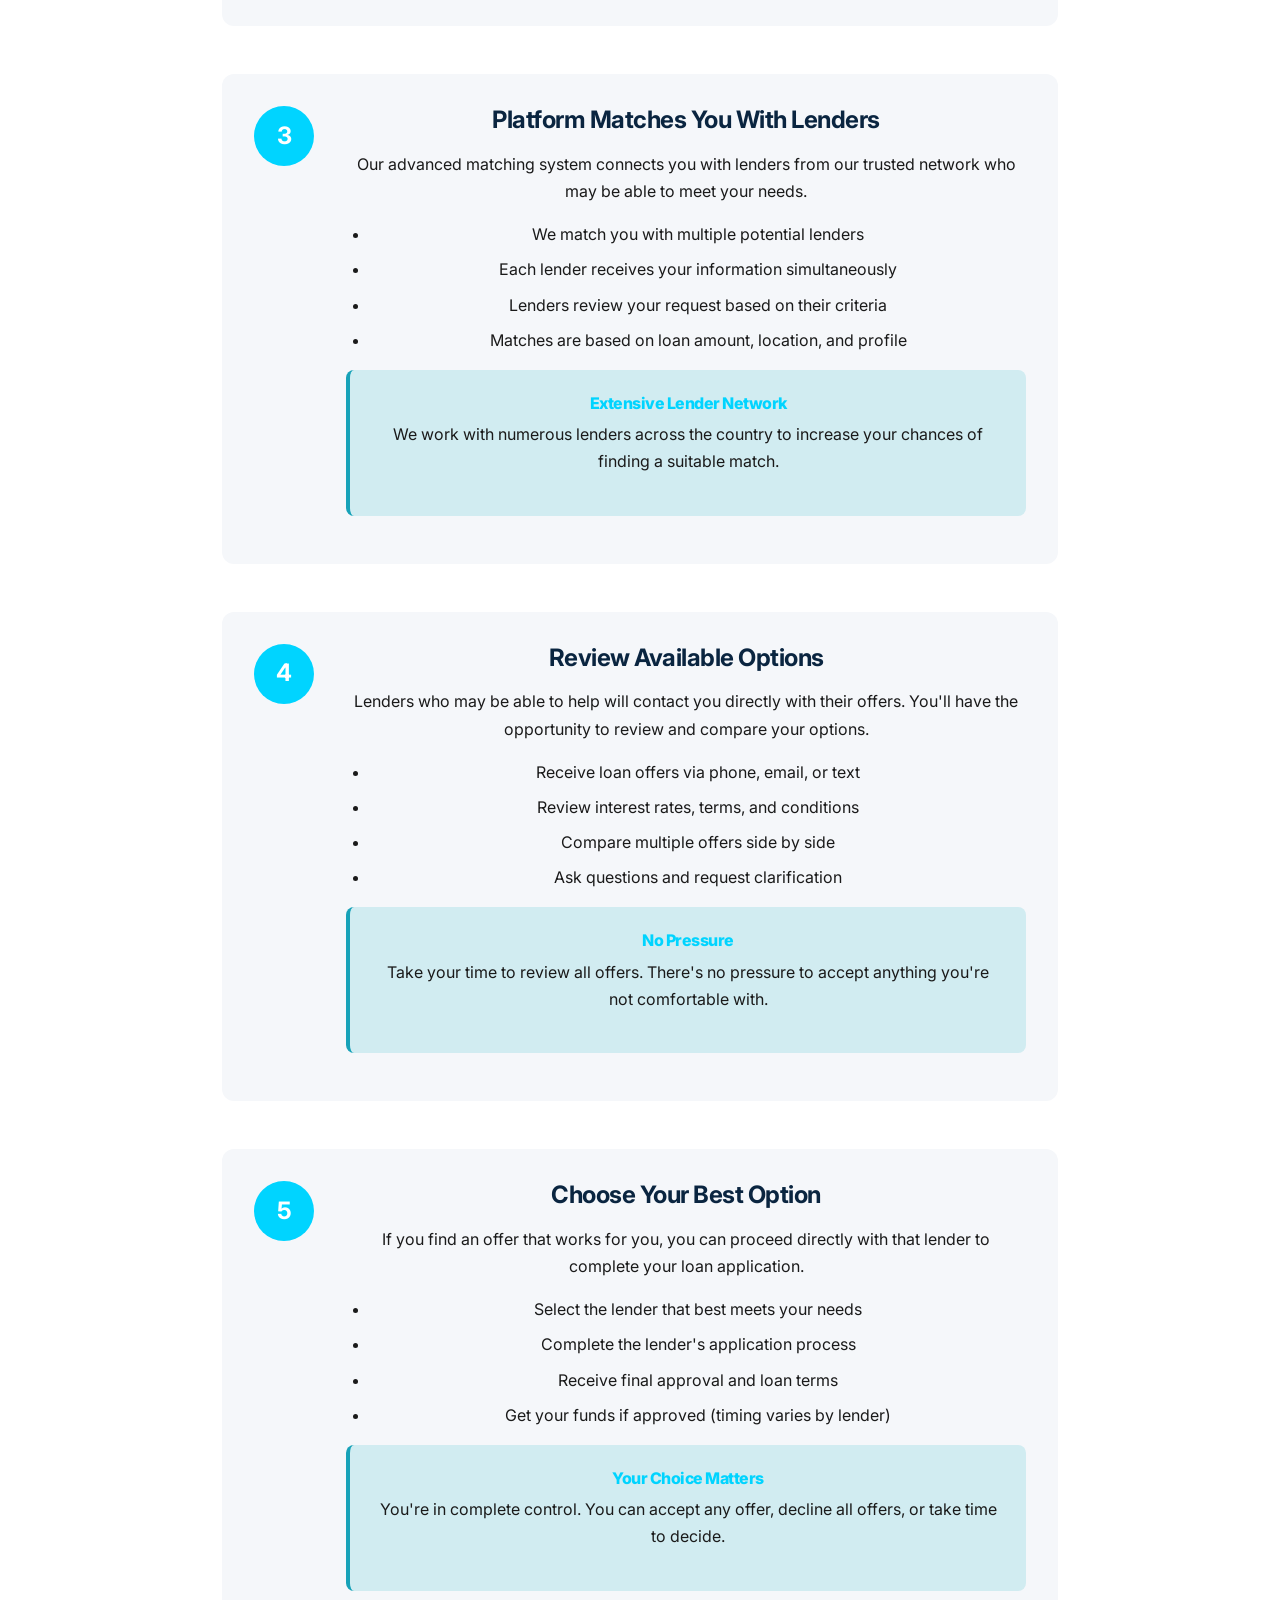
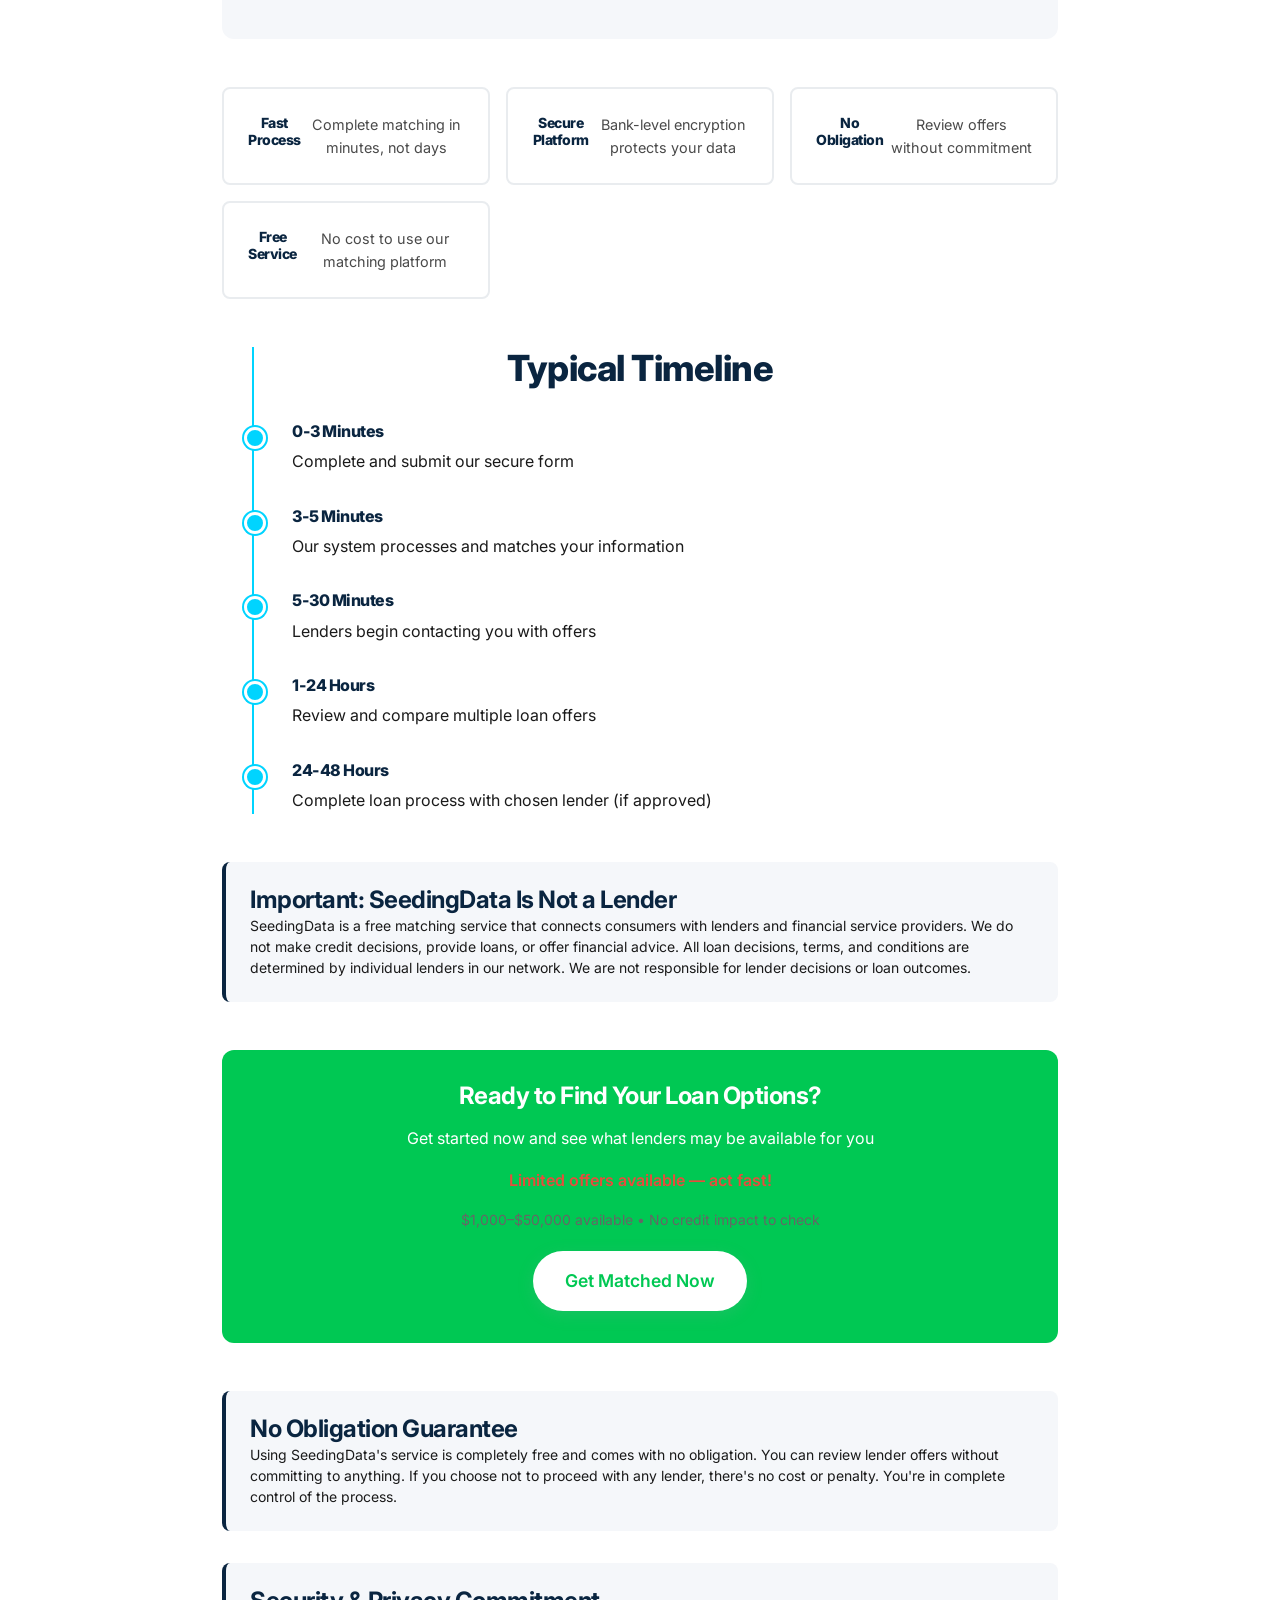
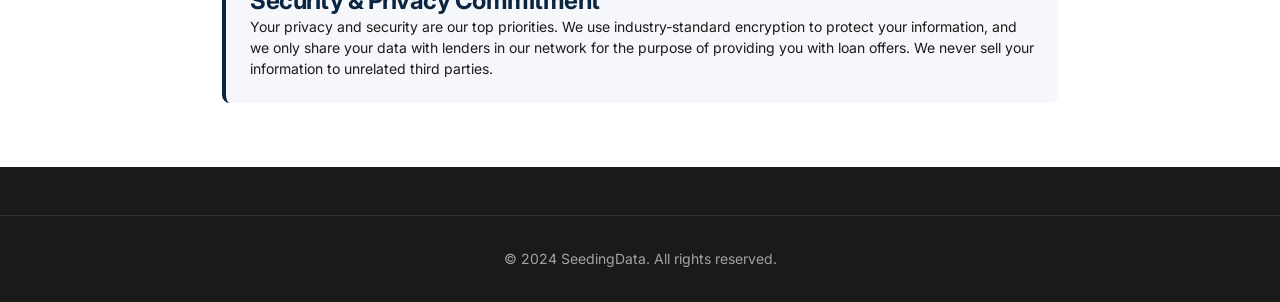
<file: how-it-works.html>
<!DOCTYPE html>
<html lang="en">
<head>
    <meta charset="UTF-8">
    <meta name="viewport" content="width=device-width, initial-scale=1.0">
    <title>How It Works - SeedingData</title>
    <link rel="stylesheet" href="styles.css">
    <link rel="preconnect" href="https://fonts.googleapis.com">
    <link rel="preconnect" href="https://fonts.gstatic.com" crossorigin>
    <link href="https://fonts.googleapis.com/css2?family=Inter:wght@300;400;500;600;700&display=swap" rel="stylesheet">
    <style>
        .how-it-works-container {
            max-width: 900px;
            margin: 0 auto;
            padding: 2rem;
            background: white;
            min-height: 100vh;
        }
        .how-it-works-header {
            text-align: center;
            margin-bottom: 3rem;
            padding-top: 2rem;
        }
        .how-it-works-header h1 {
            color: var(--primary-blue);
            font-size: 2.5rem;
            margin-bottom: 1rem;
        }
        .how-it-works-header p {
            color: var(--text-light);
            font-size: 1.2rem;
            max-width: 600px;
            margin: 0 auto;
        }
        .process-overview {
            background: linear-gradient(135deg, var(--primary-blue) 0%, var(--primary-teal) 100%);
            color: white;
            padding: 2rem;
            border-radius: 12px;
            margin: 2rem 0;
            text-align: center;
        }
        .process-overview h2 {
            color: white;
            margin-bottom: 1rem;
        }
        .process-overview p {
            color: rgba(255, 255, 255, 0.9);
            font-size: 1.1rem;
        }
        .steps-container {
            margin: 3rem 0;
        }
        .step-item {
            display: flex;
            align-items: flex-start;
            margin-bottom: 3rem;
            padding: 2rem;
            background: var(--background-light);
            border-radius: 12px;
            transition: transform 0.3s ease;
        }
        .step-item:hover {
            transform: translateY(-5px);
        }
        .step-number {
            background: var(--primary-teal);
            color: white;
            width: 60px;
            height: 60px;
            border-radius: 50%;
            display: flex;
            align-items: center;
            justify-content: center;
            font-size: 1.5rem;
            font-weight: 700;
            flex-shrink: 0;
            margin-right: 2rem;
        }
        .step-content {
            flex: 1;
        }
        .step-content h3 {
            color: var(--primary-blue);
            font-size: 1.5rem;
            margin-bottom: 1rem;
        }
        .step-content p {
            color: var(--text-dark);
            line-height: 1.7;
            margin-bottom: 1rem;
        }
        .step-content ul {
            margin-left: 1.5rem;
            color: var(--text-dark);
            line-height: 1.7;
        }
        .step-content li {
            margin-bottom: 0.5rem;
        }
        .security-box {
            background: #d1ecf1;
            border-left: 4px solid #17a2b8;
            padding: 1.5rem;
            margin: 1rem 0;
            border-radius: 8px;
        }
        .security-box h4 {
            color: var(--primary-teal);
            margin-top: 0;
            margin-bottom: 0.5rem;
        }
        .trust-badges {
            display: grid;
            grid-template-columns: repeat(auto-fit, minmax(200px, 1fr));
            gap: 1rem;
            margin: 2rem 0;
        }
        .trust-badge {
            background: white;
            border: 2px solid var(--border-color);
            padding: 1.5rem;
            border-radius: 8px;
            text-align: center;
            transition: border-color 0.3s ease;
        }
        .trust-badge:hover {
            border-color: var(--primary-teal);
        }
        .trust-badge h4 {
            color: var(--primary-blue);
            margin-top: 0;
            margin-bottom: 0.5rem;
        }
        .trust-badge p {
            color: var(--text-light);
            margin: 0;
            font-size: 0.9rem;
        }
        .timeline {
            position: relative;
            margin: 3rem 0;
        }
        .timeline::before {
            content: '';
            position: absolute;
            left: 30px;
            top: 0;
            bottom: 0;
            width: 2px;
            background: var(--primary-teal);
        }
        .timeline-item {
            position: relative;
            padding-left: 70px;
            margin-bottom: 2rem;
        }
        .timeline-item::before {
            content: '';
            position: absolute;
            left: 22px;
            top: 5px;
            width: 16px;
            height: 16px;
            border-radius: 50%;
            background: var(--primary-teal);
            border: 3px solid white;
            box-shadow: 0 0 0 2px var(--primary-teal);
        }
        .timeline-item h4 {
            color: var(--primary-blue);
            margin-bottom: 0.5rem;
        }
        .timeline-item p {
            color: var(--text-dark);
            margin: 0;
        }
        .cta-section {
            background: var(--accent-green);
            color: white;
            padding: 2rem;
            border-radius: 12px;
            text-align: center;
            margin: 3rem 0;
        }
        .cta-section h3 {
            color: white;
            margin-bottom: 1rem;
        }
        .cta-button {
            background: white;
            color: var(--accent-green);
            padding: 1rem 2rem;
            border: none;
            border-radius: 50px;
            font-size: 1.1rem;
            font-weight: 600;
            cursor: pointer;
            text-decoration: none;
            display: inline-block;
            transition: all 0.3s ease;
        }
        .cta-button:hover {
            transform: translateY(-2px);
            box-shadow: 0 4px 15px rgba(0,0,0,0.2);
        }
        .disclaimer {
            background: var(--background-light);
            border-left: 4px solid var(--primary-blue);
            padding: 1.5rem;
            margin: 2rem 0;
            border-radius: 8px;
        }
        .disclaimer h3 {
            color: var(--primary-blue);
            margin-top: 0;
        }
        .disclaimer p {
            color: var(--text-dark);
            margin: 0;
        }
        @media (max-width: 768px) {
            .how-it-works-container {
                padding: 1rem;
            }
            .how-it-works-header h1 {
                font-size: 2rem;
            }
            .step-item {
                flex-direction: column;
                text-align: center;
            }
            .step-number {
                margin: 0 auto 1rem auto;
            }
            .timeline::before {
                left: 20px;
            }
            .timeline-item {
                padding-left: 50px;
            }
            .timeline-item::before {
                left: 12px;
            }
            .trust-badges {
                grid-template-columns: 1fr;
            }
        }
    </style>
</head>
<body>
    <!-- Header -->
    <header class="header">
        <div class="container">
            <div class="header-content">
                <div class="logo">
                    <div style="display: flex; align-items: center; gap: 10px;">
                        <img src="logo.jpeg" alt="SeedingData Logo" style="height: 50px; width: auto;">
                        <h1 style="font-size: 20px; margin: 0; color: #2c3e50;">Seeding Data Corp</h1>
                    </div>
                </div>
                <div class="header-trust">
                    <span class="ssl-badge">SSL Secured</span>
                </div>
            </div>
        </div>
    </header>

    <div class="how-it-works-container">
        <div class="how-it-works-header">
            <h1>How It Works</h1>
            <p>Connecting you with lenders in minutes through our simple, secure matching process</p>
        </div>

        <div class="process-overview">
            <h2>Get Matched With Lenders in 5 Simple Steps</h2>
            <p>Our streamlined process takes just a few minutes, and you're under no obligation to accept any offers.</p>
        </div>

        <div class="steps-container">
            <div class="step-item">
                <div class="step-number">1</div>
                <div class="step-content">
                    <h3>Fill Out Our Short Form</h3>
                    <p>Start by completing our secure, 3-minute form with basic information about yourself and what you're looking for.</p>
                    <ul>
                        <li>Personal information (name, contact details)</li>
                        <li>Address and location</li>
                        <li>Requested loan amount</li>
                        <li>Basic employment and banking information</li>
                        <li>Credit score range (self-reported)</li>
                    </ul>
                    <div class="security-box">
                        <h4>Secure & Private</h4>
                        <p>Your information is protected with 256-bit SSL encryption and never shared without your consent.</p>
                    </div>
                </div>
            </div>

            <div class="step-item">
                <div class="step-number">2</div>
                <div class="step-content">
                    <h3>Data Is Securely Processed</h3>
                    <p>Once you submit your information, our system immediately begins processing it to find the best matches from our lender network.</p>
                    <ul>
                        <li>Information is encrypted and transmitted securely</li>
                        <li>Our matching algorithm analyzes your profile</li>
                        <li>We identify lenders that match your criteria</li>
                        <li>Process typically completes within minutes</li>
                    </ul>
                    <div class="security-box">
                        <h4>Bank-Level Security</h4>
                        <p>We use the same encryption technology as major banks to protect your data during transmission and storage.</p>
                    </div>
                </div>
            </div>

            <div class="step-item">
                <div class="step-number">3</div>
                <div class="step-content">
                    <h3>Platform Matches You With Lenders</h3>
                    <p>Our advanced matching system connects you with lenders from our trusted network who may be able to meet your needs.</p>
                    <ul>
                        <li>We match you with multiple potential lenders</li>
                        <li>Each lender receives your information simultaneously</li>
                        <li>Lenders review your request based on their criteria</li>
                        <li>Matches are based on loan amount, location, and profile</li>
                    </ul>
                    <div class="security-box">
                        <h4>Extensive Lender Network</h4>
                        <p>We work with numerous lenders across the country to increase your chances of finding a suitable match.</p>
                    </div>
                </div>
            </div>

            <div class="step-item">
                <div class="step-number">4</div>
                <div class="step-content">
                    <h3>Review Available Options</h3>
                    <p>Lenders who may be able to help will contact you directly with their offers. You'll have the opportunity to review and compare your options.</p>
                    <ul>
                        <li>Receive loan offers via phone, email, or text</li>
                        <li>Review interest rates, terms, and conditions</li>
                        <li>Compare multiple offers side by side</li>
                        <li>Ask questions and request clarification</li>
                    </ul>
                    <div class="security-box">
                        <h4>No Pressure</h4>
                        <p>Take your time to review all offers. There's no pressure to accept anything you're not comfortable with.</p>
                    </div>
                </div>
            </div>

            <div class="step-item">
                <div class="step-number">5</div>
                <div class="step-content">
                    <h3>Choose Your Best Option</h3>
                    <p>If you find an offer that works for you, you can proceed directly with that lender to complete your loan application.</p>
                    <ul>
                        <li>Select the lender that best meets your needs</li>
                        <li>Complete the lender's application process</li>
                        <li>Receive final approval and loan terms</li>
                        <li>Get your funds if approved (timing varies by lender)</li>
                    </ul>
                    <div class="security-box">
                        <h4>Your Choice Matters</h4>
                        <p>You're in complete control. You can accept any offer, decline all offers, or take time to decide.</p>
                    </div>
                </div>
            </div>
        </div>

        <div class="trust-badges">
            <div class="trust-badge">
                <h4>Fast Process</h4>
                <p>Complete matching in minutes, not days</p>
            </div>
            <div class="trust-badge">
                <h4>Secure Platform</h4>
                <p>Bank-level encryption protects your data</p>
            </div>
            <div class="trust-badge">
                <h4>No Obligation</h4>
                <p>Review offers without commitment</p>
            </div>
            <div class="trust-badge">
                <h4>Free Service</h4>
                <p>No cost to use our matching platform</p>
            </div>
        </div>

        <div class="timeline">
            <h2 style="text-align: center; color: var(--primary-blue); margin-bottom: 2rem;">Typical Timeline</h2>
            <div class="timeline-item">
                <h4>0-3 Minutes</h4>
                <p>Complete and submit our secure form</p>
            </div>
            <div class="timeline-item">
                <h4>3-5 Minutes</h4>
                <p>Our system processes and matches your information</p>
            </div>
            <div class="timeline-item">
                <h4>5-30 Minutes</h4>
                <p>Lenders begin contacting you with offers</p>
            </div>
            <div class="timeline-item">
                <h4>1-24 Hours</h4>
                <p>Review and compare multiple loan offers</p>
            </div>
            <div class="timeline-item">
                <h4>24-48 Hours</h4>
                <p>Complete loan process with chosen lender (if approved)</p>
            </div>
        </div>

        <div class="disclaimer">
            <h3>Important: SeedingData Is Not a Lender</h3>
            <p>SeedingData is a free matching service that connects consumers with lenders and financial service providers. We do not make credit decisions, provide loans, or offer financial advice. All loan decisions, terms, and conditions are determined by individual lenders in our network. We are not responsible for lender decisions or loan outcomes.</p>
        </div>

        <div class="cta-section">
            <h3>Ready to Find Your Loan Options?</h3>
            <p>Get started now and see what lenders may be available for you</p>
            <p style="color: #e74c3c; font-weight: 600; margin: 15px 0;">Limited offers available — act fast!</p>
            <p style="color: #666; font-size: 14px; margin-bottom: 20px;">$1,000–$50,000 available • No credit impact to check</p>
            <a href="index.html#form-section" class="cta-button">Get Matched Now</a>
        </div>

        <div class="disclaimer">
            <h3>No Obligation Guarantee</h3>
            <p>Using SeedingData's service is completely free and comes with no obligation. You can review lender offers without committing to anything. If you choose not to proceed with any lender, there's no cost or penalty. You're in complete control of the process.</p>
        </div>

        <div class="disclaimer">
            <h3>Security & Privacy Commitment</h3>
            <p>Your privacy and security are our top priorities. We use industry-standard encryption to protect your information, and we only share your data with lenders in our network for the purpose of providing you with loan offers. We never sell your information to unrelated third parties.</p>
        </div>
    </div>

    <footer class="footer">
        <div class="container">
            <div class="footer-bottom">
                <div class="copyright">
                    <p>&copy; 2024 SeedingData. All rights reserved.</p>
                </div>
            </div>
        </div>
    </footer>
</body>
</html>
</file>
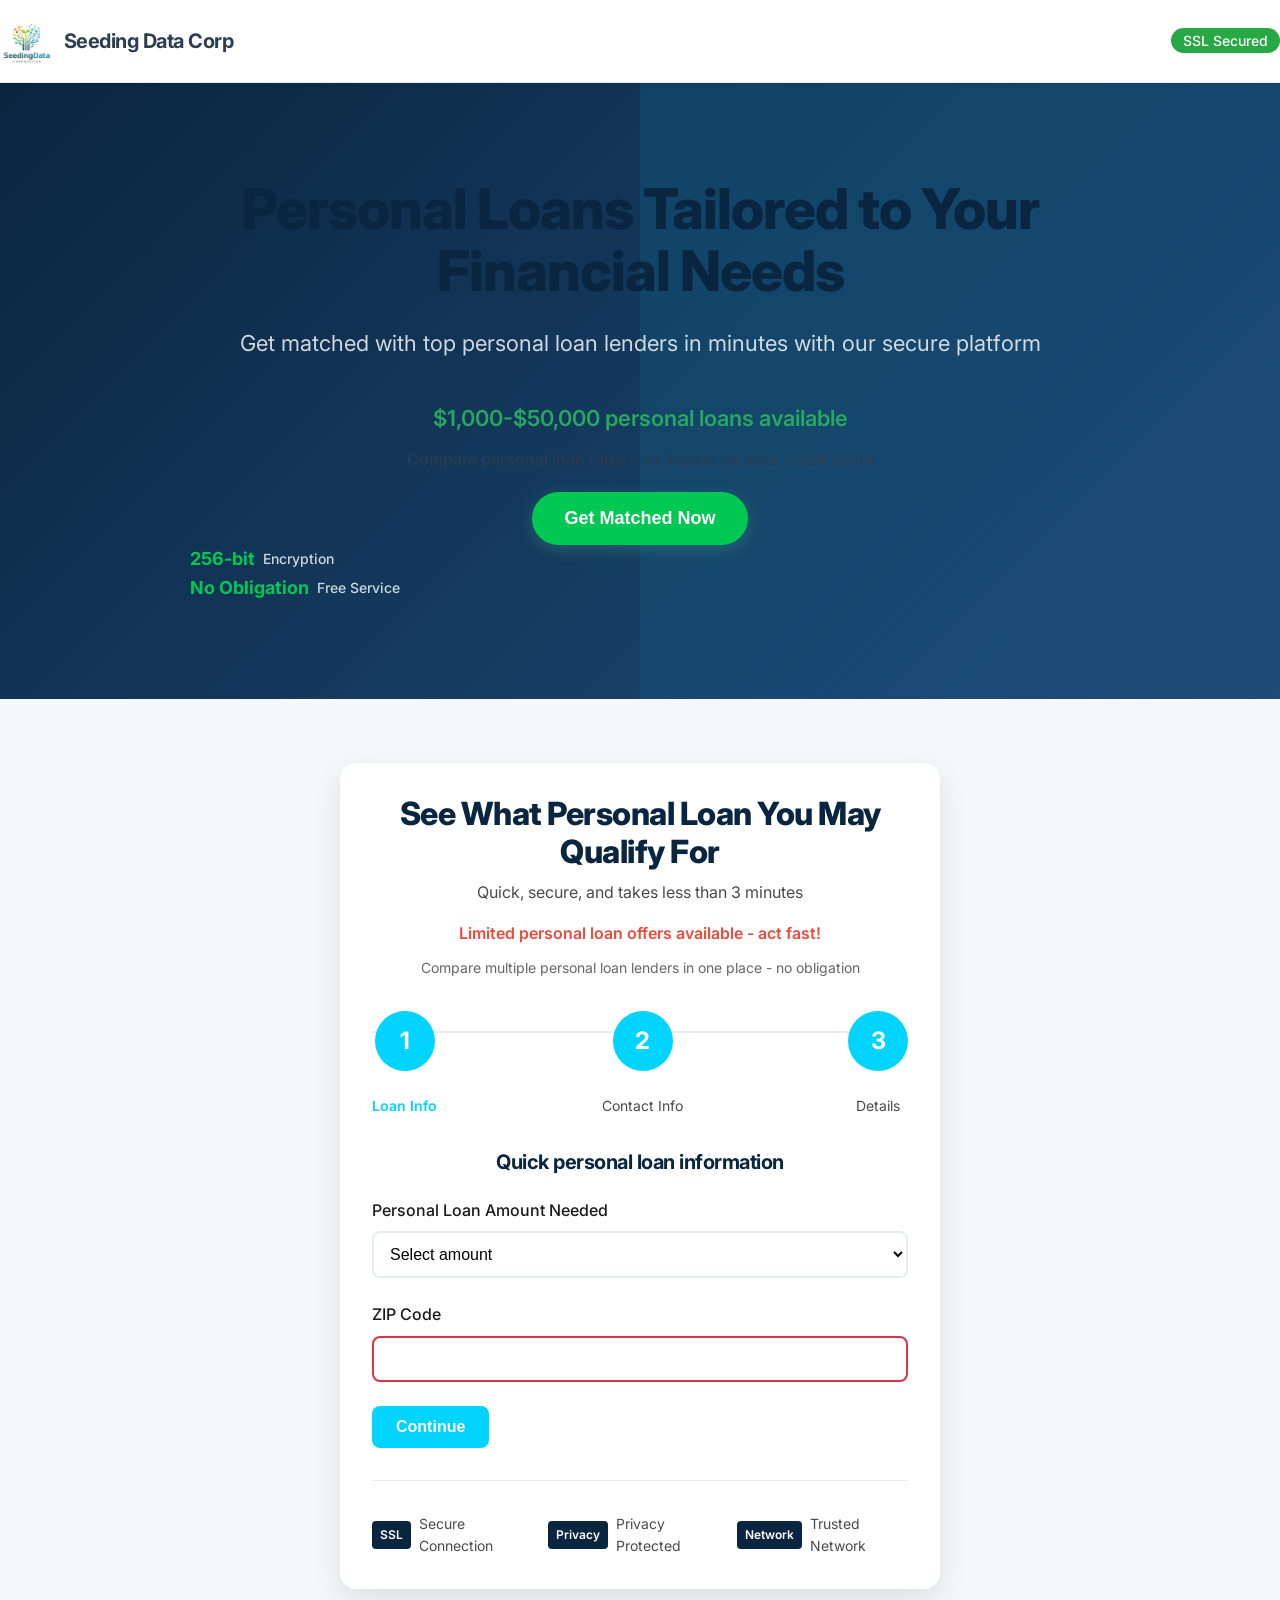
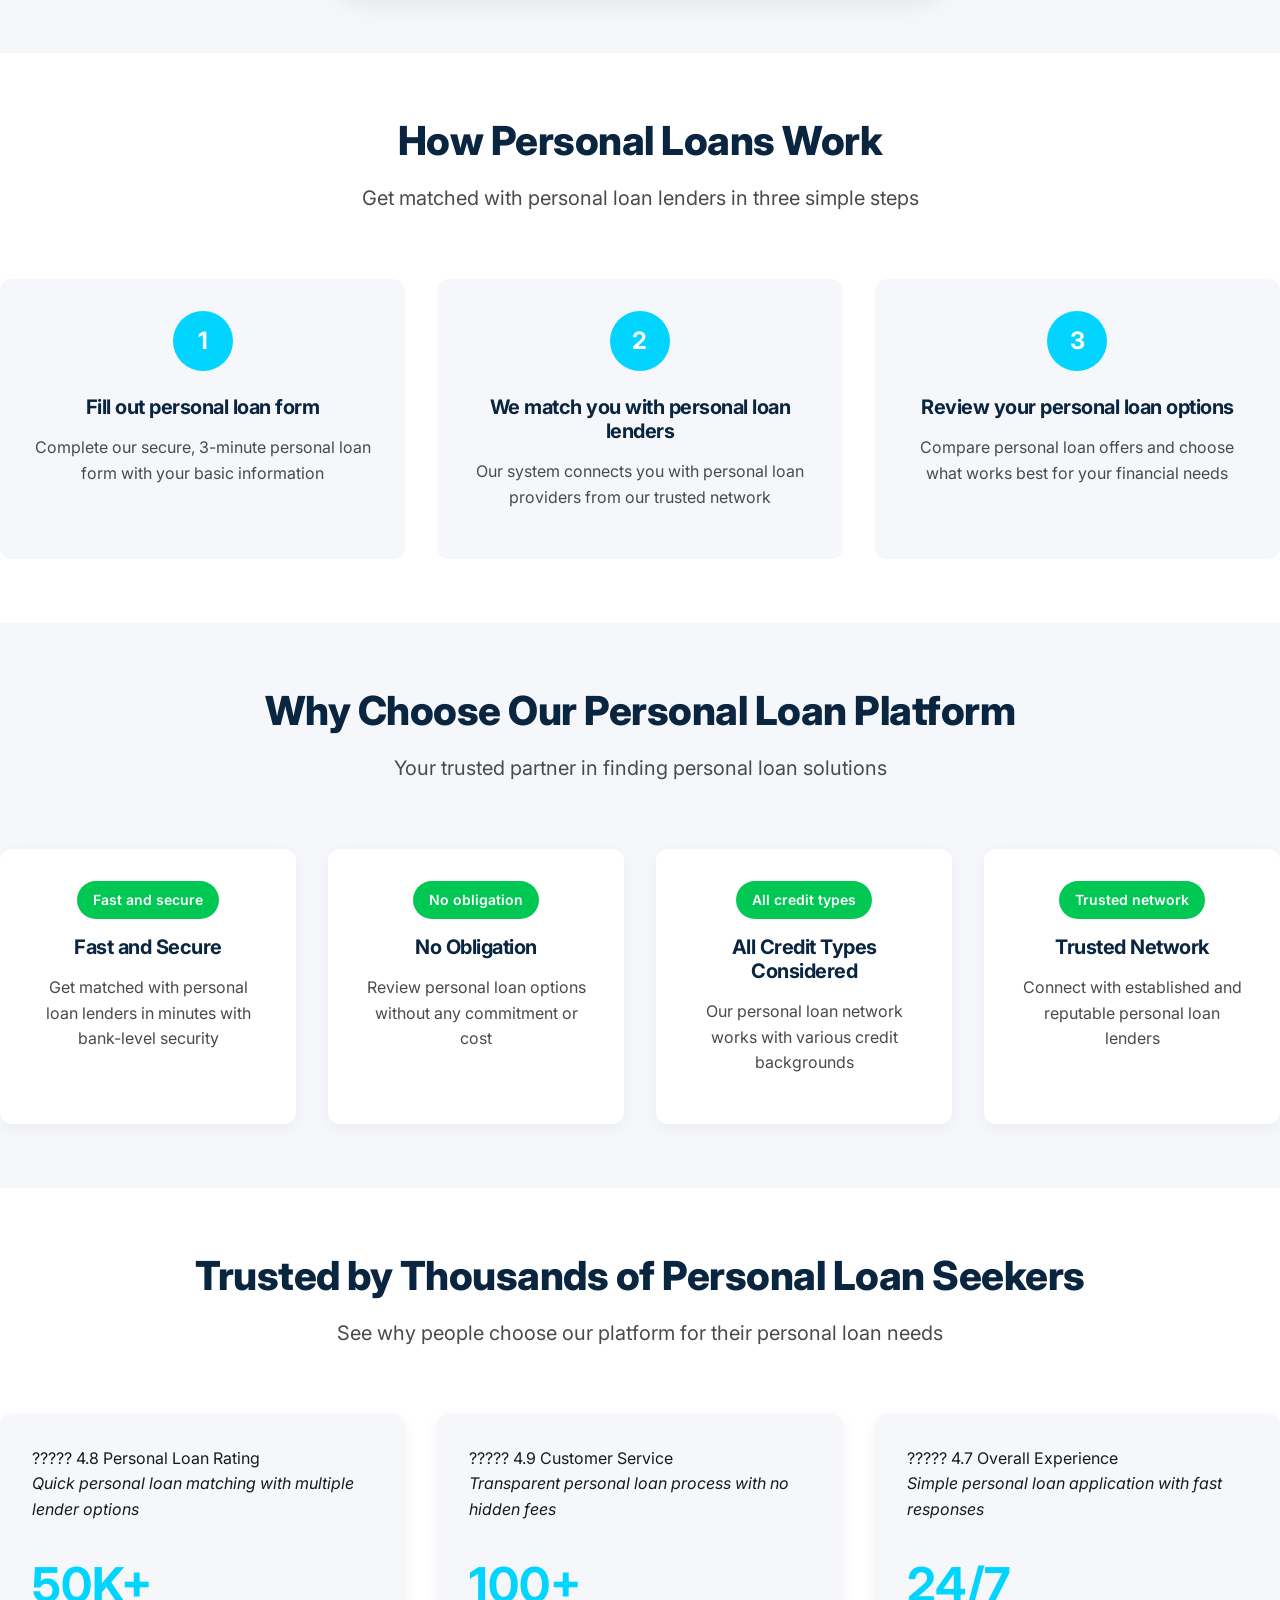
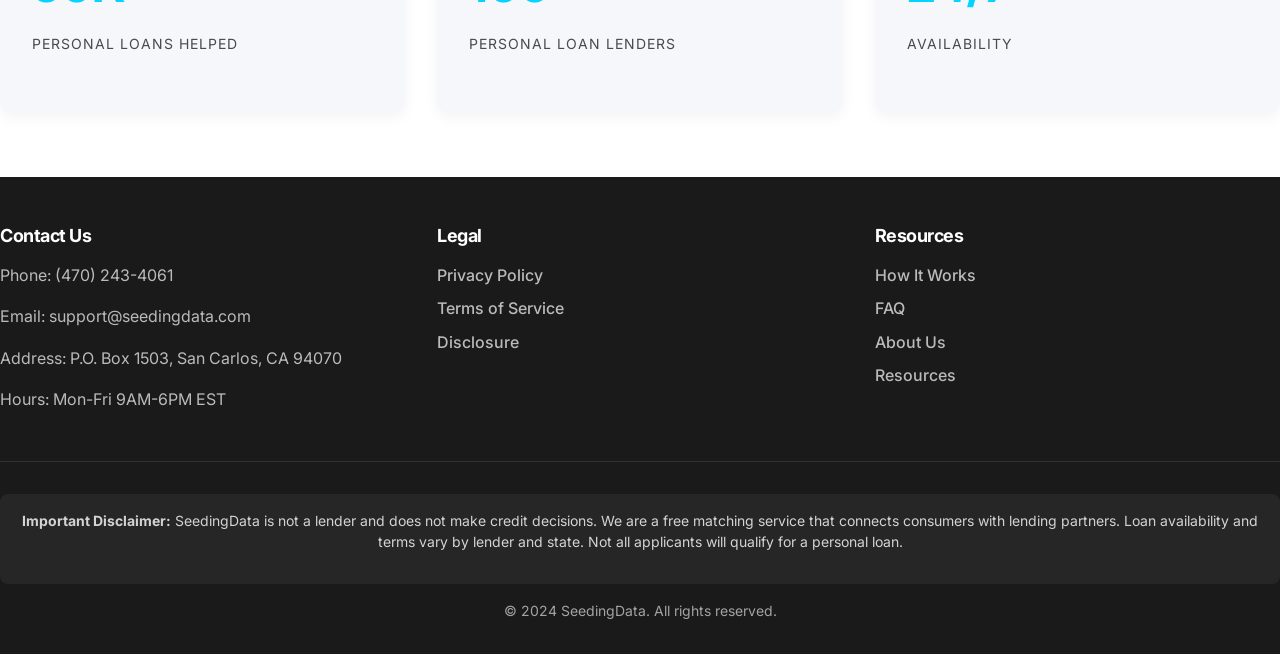
<file: personal-loans.html>
<!DOCTYPE html>
<html lang="en">
<head>
    <meta charset="UTF-8">
    <meta name="viewport" content="width=device-width, initial-scale=1.0">
    <title>Personal Loans - Get Matched with Lenders | SeedingData</title>
    <meta name="description" content="Find personal loan options tailored to your needs. Connect with lenders in minutes using our secure matching platform. Check your personal loan rates with SeedingData.">
    <link rel="stylesheet" href="styles.css">
    <link rel="preconnect" href="https://fonts.googleapis.com">
    <link rel="preconnect" href="https://fonts.gstatic.com" crossorigin>
    <link href="https://fonts.googleapis.com/css2?family=Inter:wght@300;400;500;600;700&display=swap" rel="stylesheet">
</head>
<body>
    <!-- Header -->
    <header class="header">
        <div class="container">
            <div class="header-content">
                <div class="logo">
                    <div style="display: flex; align-items: center; gap: 10px;">
                        <img src="logo.jpeg" alt="SeedingData Logo" style="height: 50px; width: auto;">
                        <h1 style="font-size: 20px; margin: 0; color: #2c3e50;">Seeding Data Corp</h1>
                    </div>
                </div>
                <div class="header-trust">
                    <span class="ssl-badge">SSL Secured</span>
                </div>
            </div>
        </div>
    </header>

    <!-- Hero Section -->
    <section class="hero">
        <div class="container">
            <div class="hero-content">
                <div class="hero-text">
                    <h1>Personal Loans Tailored to Your Financial Needs</h1>
                    <p>Get matched with top personal loan lenders in minutes with our secure platform</p>
                    <p style="color: #27ae60; font-weight: 600; margin: 10px 0;">$1,000-$50,000 personal loans available</p>
                    <p style="color: #2c3e50; font-size: 16px; margin-bottom: 20px; font-weight: 500;">Compare personal loan rates - no impact on your credit score</p>
                    <button class="cta-button" onclick="scrollToForm()">Get Matched Now</button>
                </div>
                <div class="hero-trust-badges">
                    <div class="trust-item">
                        <span class="trust-icon">256-bit</span>
                        <span>Encryption</span>
                    </div>
                    <div class="trust-item">
                        <span class="trust-icon">No Obligation</span>
                        <span>Free Service</span>
                    </div>
                </div>
            </div>
        </div>
    </section>

    <!-- Multi-Step Form Section -->
    <section class="form-section" id="form-section">
        <div class="container">
            <div class="form-container">
                <div class="form-header">
                    <h2>See What Personal Loan You May Qualify For</h2>
                    <p>Quick, secure, and takes less than 3 minutes</p>
                    <p style="color: #e74c3c; font-weight: 600; margin: 10px 0;">Limited personal loan offers available - act fast!</p>
                    <p style="color: #666; font-size: 14px;">Compare multiple personal loan lenders in one place - no obligation</p>
                </div>
                
                <!-- Progress Bar -->
                <div class="progress-container">
                    <div class="progress-bar">
                        <div class="progress-step active" data-step="1">
                            <span class="step-number">1</span>
                            <span class="step-label">Loan Info</span>
                        </div>
                        <div class="progress-step" data-step="2">
                            <span class="step-number">2</span>
                            <span class="step-label">Contact Info</span>
                        </div>
                        <div class="progress-step" data-step="3">
                            <span class="step-number">3</span>
                            <span class="step-label">Details</span>
                        </div>
                    </div>
                </div>

                <!-- Form -->
                <form id="loan-form" class="multi-step-form">
                    <!-- Step 1 -->
                    <div class="form-step active" id="step-1">
                        <h3>Quick personal loan information</h3>
                        <div class="form-group">
                            <label for="loan-amount">Personal Loan Amount Needed</label>
                            <select id="loan-amount" name="loanAmount" required>
                                <option value="">Select amount</option>
                                <option value="500-1000">$500 - $1,000</option>
                                <option value="1000-2500">$1,000 - $2,500</option>
                                <option value="2500-5000">$2,500 - $5,000</option>
                                <option value="5000-10000">$5,000 - $10,000</option>
                                <option value="10000-25000">$10,000 - $25,000</option>
                                <option value="25000+">$25,000+</option>
                            </select>
                        </div>
                        <div class="form-group">
                            <label for="zip-code">ZIP Code</label>
                            <input type="text" id="zip-code" name="zipCode" maxlength="5" pattern="[0-9]{5}" required>
                        </div>
                        <button type="button" class="next-button" onclick="nextStep(1)">Continue</button>
                    </div>

                    <!-- Step 2 -->
                    <div class="form-step" id="step-2">
                        <h3>Your contact information</h3>
                        <div class="form-group">
                            <label for="first-name">First Name</label>
                            <input type="text" id="first-name" name="firstName" required>
                        </div>
                        <div class="form-group">
                            <label for="last-name">Last Name</label>
                            <input type="text" id="last-name" name="lastName" required>
                        </div>
                        <div class="form-group">
                            <label for="email">Email Address</label>
                            <input type="email" id="email" name="email" required>
                        </div>
                        <div class="form-group">
                            <label for="phone">Phone Number</label>
                            <input type="tel" id="phone" name="phone" pattern="\(\d{3}\) \d{3}-\d{4}" placeholder="(123) 456-7890" required>
                        </div>
                        <div class="form-buttons">
                            <button type="button" class="back-button" onclick="previousStep(2)">Back</button>
                            <button type="button" class="next-button" onclick="nextStep(2)">Continue</button>
                        </div>
                    </div>

                    <!-- Step 3 -->
                    <div class="form-step" id="step-3">
                        <h3>Address and employment information</h3>
                        <div class="form-group">
                            <label for="address">Address</label>
                            <input type="text" id="address" name="address" required>
                        </div>
                        <div class="form-group">
                            <label for="city">City</label>
                            <input type="text" id="city" name="city" required>
                        </div>
                        <div class="form-group">
                            <label for="state">State</label>
                            <select id="state" name="state" required>
                                <option value="">Select state</option>
                                <option value="AL">Alabama</option>
                                <option value="AK">Alaska</option>
                                <option value="AZ">Arizona</option>
                                <option value="AR">Arkansas</option>
                                <option value="CA">California</option>
                                <option value="CO">Colorado</option>
                                <option value="CT">Connecticut</option>
                                <option value="DE">Delaware</option>
                                <option value="FL">Florida</option>
                                <option value="GA">Georgia</option>
                                <option value="HI">Hawaii</option>
                                <option value="ID">Idaho</option>
                                <option value="IL">Illinois</option>
                                <option value="IN">Indiana</option>
                                <option value="IA">Iowa</option>
                                <option value="KS">Kansas</option>
                                <option value="KY">Kentucky</option>
                                <option value="LA">Louisiana</option>
                                <option value="ME">Maine</option>
                                <option value="MD">Maryland</option>
                                <option value="MA">Massachusetts</option>
                                <option value="MI">Michigan</option>
                                <option value="MN">Minnesota</option>
                                <option value="MS">Mississippi</option>
                                <option value="MO">Missouri</option>
                                <option value="MT">Montana</option>
                                <option value="NE">Nebraska</option>
                                <option value="NV">Nevada</option>
                                <option value="NH">New Hampshire</option>
                                <option value="NJ">New Jersey</option>
                                <option value="NM">New Mexico</option>
                                <option value="NY">New York</option>
                                <option value="NC">North Carolina</option>
                                <option value="ND">North Dakota</option>
                                <option value="OH">Ohio</option>
                                <option value="OK">Oklahoma</option>
                                <option value="OR">Oregon</option>
                                <option value="PA">Pennsylvania</option>
                                <option value="RI">Rhode Island</option>
                                <option value="SC">South Carolina</option>
                                <option value="SD">South Dakota</option>
                                <option value="TN">Tennessee</option>
                                <option value="TX">Texas</option>
                                <option value="UT">Utah</option>
                                <option value="VT">Vermont</option>
                                <option value="VA">Virginia</option>
                                <option value="WA">Washington</option>
                                <option value="WV">West Virginia</option>
                                <option value="WI">Wisconsin</option>
                                <option value="WY">Wyoming</option>
                            </select>
                        </div>
                        <div class="form-group">
                            <label for="bank-name">Bank Name</label>
                            <input type="text" id="bank-name" name="bankName" required>
                        </div>
                        <div class="form-group">
                            <label for="bank-routing">Bank Routing Number</label>
                            <input type="text" id="bank-routing" name="bankRouting" maxlength="9" pattern="[0-9]{9}" placeholder="9-digit routing number" required>
                        </div>
                        <div class="form-group">
                            <label for="credit-score">Credit Score Range</label>
                            <select id="credit-score" name="creditScore" required>
                                <option value="">Select credit range</option>
                                <option value="excellent">750+ (Excellent)</option>
                                <option value="good">700-749 (Good)</option>
                                <option value="fair">650-699 (Fair)</option>
                                <option value="poor">600-649 (Poor)</option>
                                <option value="bad">Below 600 (Bad)</option>
                                <option value="not-sure">Not Sure</option>
                            </select>
                        </div>
                        <div class="form-group">
                            <label for="employment-status">Employment Status</label>
                            <select id="employment-status" name="employmentStatus" required>
                                <option value="">Select status</option>
                                <option value="employed-full-time">Employed Full-Time</option>
                                <option value="employed-part-time">Employed Part-Time</option>
                                <option value="self-employed">Self-Employed</option>
                                <option value="retired">Retired</option>
                                <option value="disabled">Disabled</option>
                                <option value="other">Other</option>
                            </select>
                        </div>
                        <div class="form-group">
                            <label for="monthly-income">Monthly Income</label>
                            <select id="monthly-income" name="monthlyIncome" required>
                                <option value="">Select income range</option>
                                <option value="0-1000">Less than $1,000</option>
                                <option value="1000-2000">$1,000 - $2,000</option>
                                <option value="2000-3000">$2,000 - $3,000</option>
                                <option value="3000-4000">$3,000 - $4,000</option>
                                <option value="4000-5000">$4,000 - $5,000</option>
                                <option value="5000-7500">$5,000 - $7,500</option>
                                <option value="7500+">More than $7,500</option>
                            </select>
                        </div>
                        <div class="form-group">
                            <div class="tcpa-consent">
                                <input type="checkbox" id="tcpa-consent" name="tcpaConsent" required>
                                <label for="tcpa-consent">
                                    By checking this box, I agree to receive autodialed and pre-recorded telemarketing calls and texts from SeedingData and our lending partners regarding my personal loan inquiry at the phone number provided above. I understand that consent is not a condition of purchase.
                                </label>
                            </div>
                        </div>
                        <div class="form-buttons">
                            <button type="button" class="back-button" onclick="previousStep(3)">Back</button>
                            <button type="submit" class="submit-button">Get Matched Now</button>
                        </div>
                        <div style="margin-top: 20px; padding: 15px; background: #f8f9fa; border-radius: 8px; border-left: 4px solid #007bff;">
                            <p style="font-size: 12px; color: #666; margin: 0; line-height: 1.4;">
                                <strong>By clicking 'Get Matched Now', you agree to:</strong><br>
                                1. Receive autodialed calls/texts from SeedingData and lending partners<br>
                                2. Consent is not required to purchase<br>
                                3. Message/data rates may apply<br>
                                4. Reply STOP to opt out
                            </p>
                        </div>
                    </div>
                </form>

                <!-- Trust Badges -->
                <div class="form-trust-badges">
                    <div class="trust-badge">
                        <span class="badge-icon">SSL</span>
                        <span>Secure Connection</span>
                    </div>
                    <div class="trust-badge">
                        <span class="badge-icon">Privacy</span>
                        <span>Privacy Protected</span>
                    </div>
                    <div class="trust-badge">
                        <span class="badge-icon">Network</span>
                        <span>Trusted Network</span>
                    </div>
                </div>
            </div>
        </div>
    </section>

    <!-- How It Works -->
    <section class="how-it-works">
        <div class="container">
            <div class="section-header">
                <h2>How Personal Loans Work</h2>
                <p>Get matched with personal loan lenders in three simple steps</p>
            </div>
            <div class="steps-grid">
                <div class="step-item">
                    <div class="step-number">1</div>
                    <h3>Fill out personal loan form</h3>
                    <p>Complete our secure, 3-minute personal loan form with your basic information</p>
                </div>
                <div class="step-item">
                    <div class="step-number">2</div>
                    <h3>We match you with personal loan lenders</h3>
                    <p>Our system connects you with personal loan providers from our trusted network</p>
                </div>
                <div class="step-item">
                    <div class="step-number">3</div>
                    <h3>Review your personal loan options</h3>
                    <p>Compare personal loan offers and choose what works best for your financial needs</p>
                </div>
            </div>
        </div>
    </section>

    <!-- Benefits -->
    <section class="benefits">
        <div class="container">
            <div class="section-header">
                <h2>Why Choose Our Personal Loan Platform</h2>
                <p>Your trusted partner in finding personal loan solutions</p>
            </div>
            <div class="benefits-grid">
                <div class="benefit-item">
                    <div class="benefit-icon">Fast and secure</div>
                    <h3>Fast and Secure</h3>
                    <p>Get matched with personal loan lenders in minutes with bank-level security</p>
                </div>
                <div class="benefit-item">
                    <div class="benefit-icon">No obligation</div>
                    <h3>No Obligation</h3>
                    <p>Review personal loan options without any commitment or cost</p>
                </div>
                <div class="benefit-item">
                    <div class="benefit-icon">All credit types</div>
                    <h3>All Credit Types Considered</h3>
                    <p>Our personal loan network works with various credit backgrounds</p>
                </div>
                <div class="benefit-item">
                    <div class="benefit-icon">Trusted network</div>
                    <h3>Trusted Network</h3>
                    <p>Connect with established and reputable personal loan lenders</p>
                </div>
            </div>
        </div>
    </section>

    <!-- Trust Indicators -->
    <section class="testimonials">
        <div class="container">
            <div class="section-header">
                <h2>Trusted by Thousands of Personal Loan Seekers</h2>
                <p>See why people choose our platform for their personal loan needs</p>
            </div>
            <div class="testimonials-grid">
                <div class="testimonial-item">
                    <div class="testimonial-content">
                        <div class="rating-display">
                            <span class="stars">?????</span>
                            <span class="rating-number">4.8</span>
                            <span class="rating-text">Personal Loan Rating</span>
                        </div>
                        <p>Quick personal loan matching with multiple lender options</p>
                        <div class="trust-metric">
                            <span class="metric-number">50K+</span>
                            <span class="metric-label">Personal Loans Helped</span>
                        </div>
                    </div>
                </div>
                <div class="testimonial-item">
                    <div class="testimonial-content">
                        <div class="rating-display">
                            <span class="stars">?????</span>
                            <span class="rating-number">4.9</span>
                            <span class="rating-text">Customer Service</span>
                        </div>
                        <p>Transparent personal loan process with no hidden fees</p>
                        <div class="trust-metric">
                            <span class="metric-number">100+</span>
                            <span class="metric-label">Personal Loan Lenders</span>
                        </div>
                    </div>
                </div>
                <div class="testimonial-item">
                    <div class="testimonial-content">
                        <div class="rating-display">
                            <span class="stars">?????</span>
                            <span class="rating-number">4.7</span>
                            <span class="rating-text">Overall Experience</span>
                        </div>
                        <p>Simple personal loan application with fast responses</p>
                        <div class="trust-metric">
                            <span class="metric-number">24/7</span>
                            <span class="metric-label">Availability</span>
                        </div>
                    </div>
                </div>
            </div>
        </div>
    </section>

    <!-- Footer -->
    <footer class="footer">
        <div class="container">
            <div class="footer-content">
                <div class="footer-section">
                    <h3>Contact Us</h3>
                    <p>Phone: (470) 243-4061</p>
                    <p>Email: support@seedingdata.com</p>
                    <p>Address: P.O. Box 1503, San Carlos, CA 94070</p>
                    <p>Hours: Mon-Fri 9AM-6PM EST</p>
                </div>
                <div class="footer-section">
                    <h3>Legal</h3>
                    <ul>
                        <li><a href="privacy-policy.html">Privacy Policy</a></li>
                        <li><a href="terms-of-service.html">Terms of Service</a></li>
                        <li><a href="disclosure.html">Disclosure</a></li>
                    </ul>
                </div>
                <div class="footer-section">
                    <h3>Resources</h3>
                    <ul>
                        <li><a href="how-it-works.html">How It Works</a></li>
                        <li><a href="faq.html">FAQ</a></li>
                        <li><a href="about-us.html">About Us</a></li>
                        <li><a href="resources.html">Resources</a></li>
                    </ul>
                </div>
            </div>
            <div class="footer-bottom">
                <div class="disclaimer">
                    <p><strong>Important Disclaimer:</strong> SeedingData is not a lender and does not make credit decisions. We are a free matching service that connects consumers with lending partners. Loan availability and terms vary by lender and state. Not all applicants will qualify for a personal loan.</p>
                </div>
                <div class="copyright">
                    <p>&copy; 2024 SeedingData. All rights reserved.</p>
                </div>
            </div>
        </div>
    </footer>

    <script src="script.js"></script>
</body>
</html>
</file>
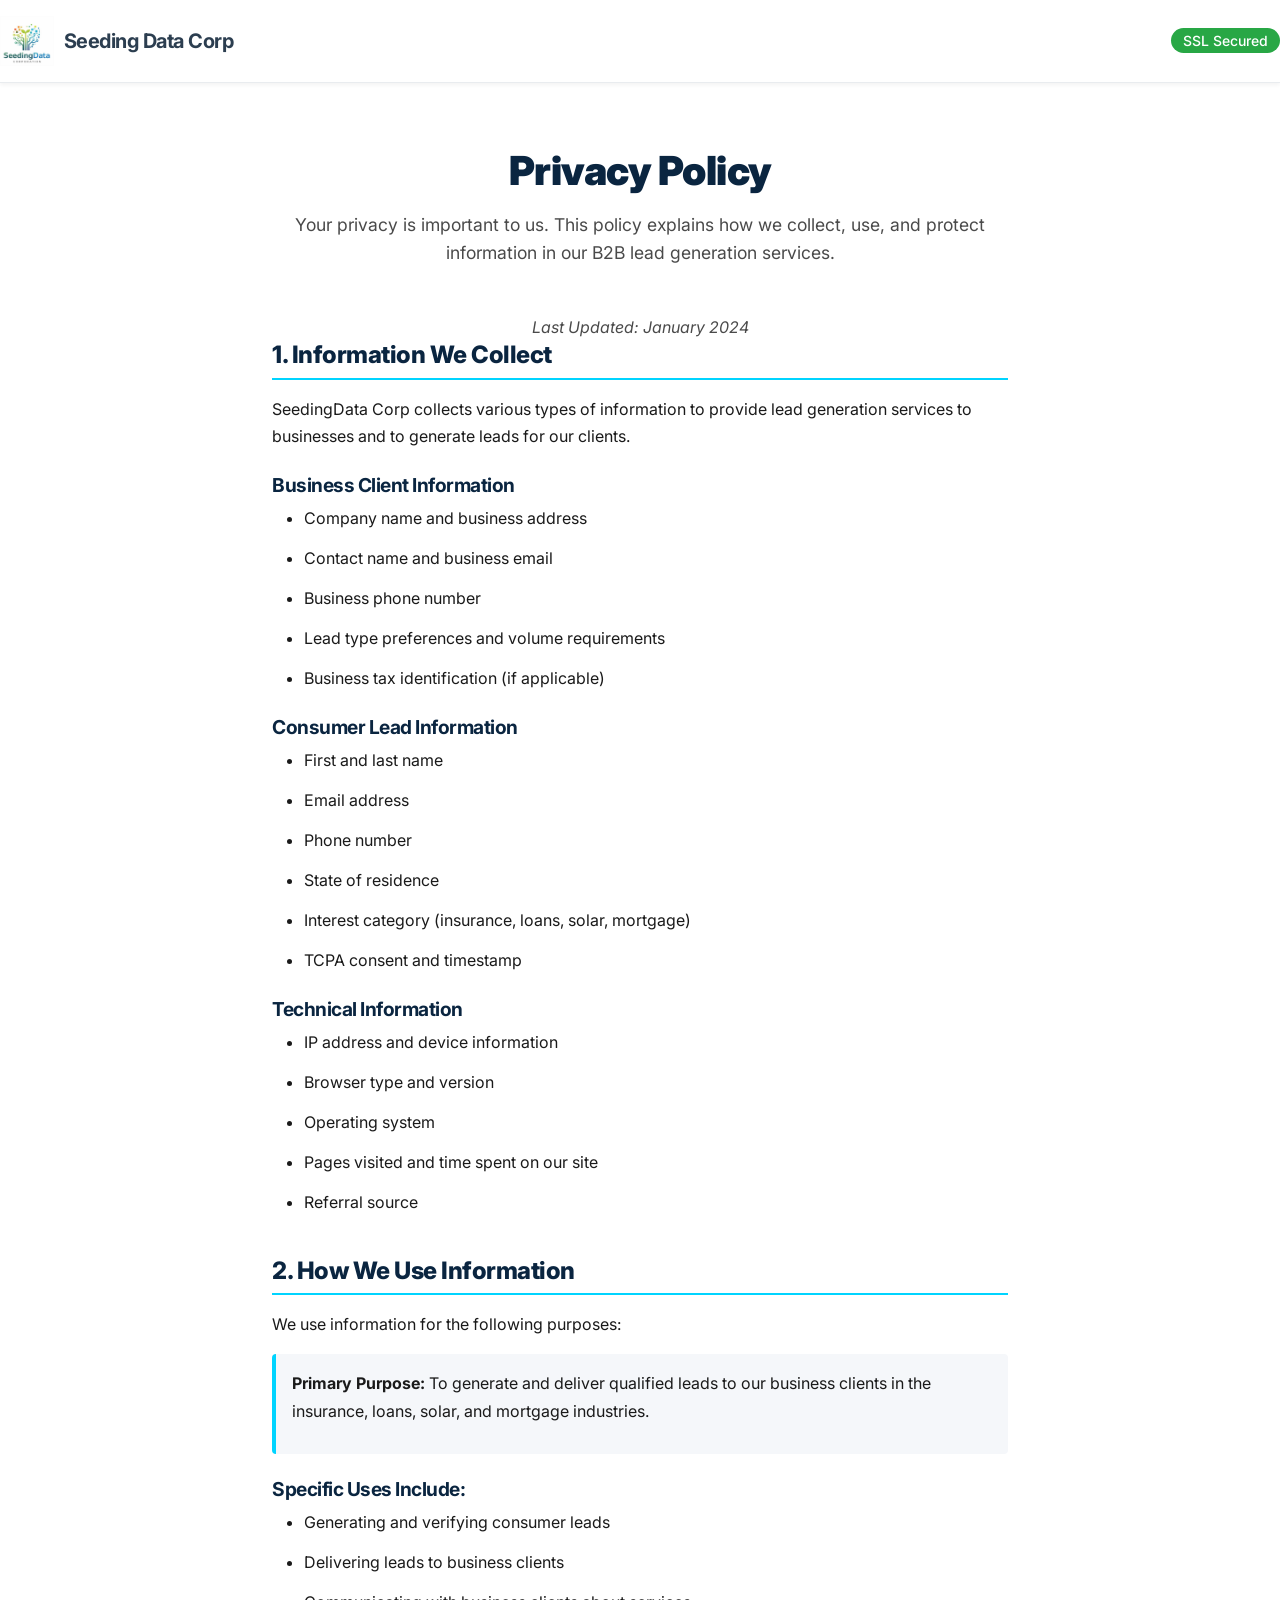
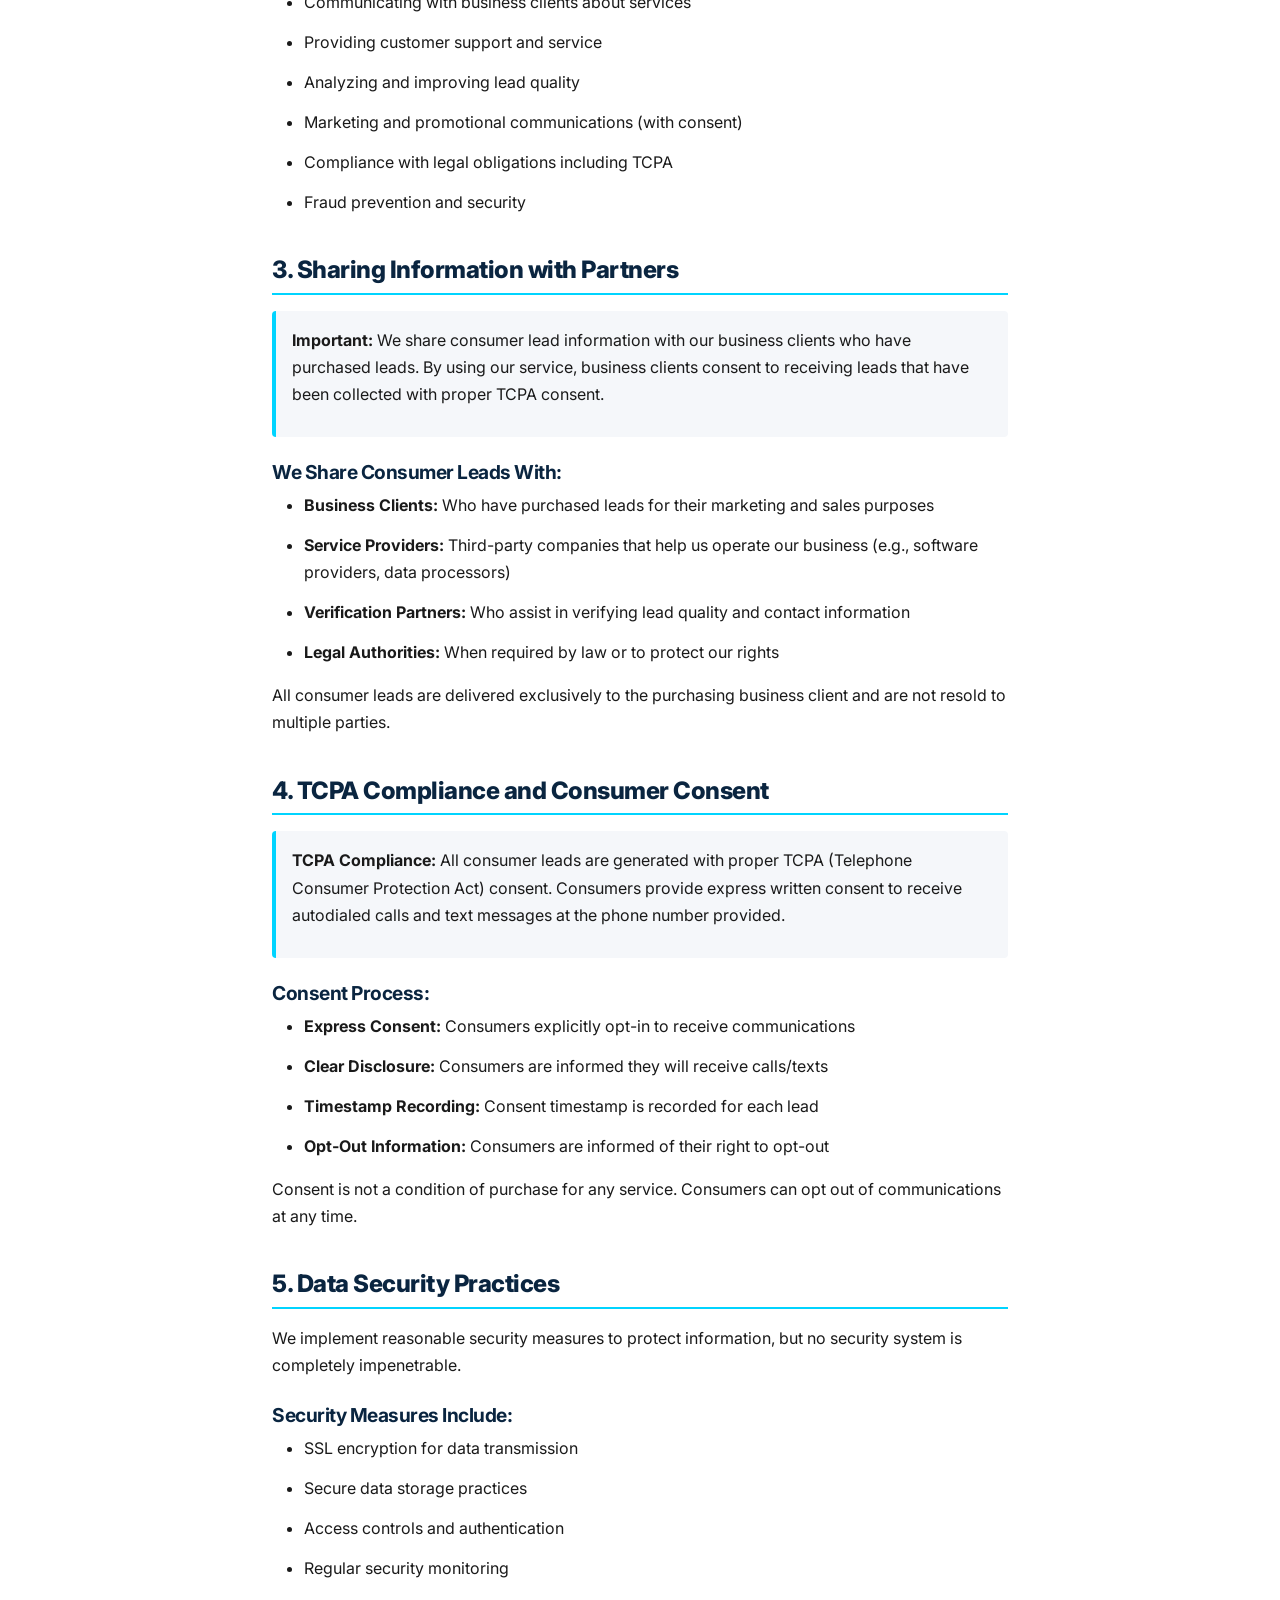
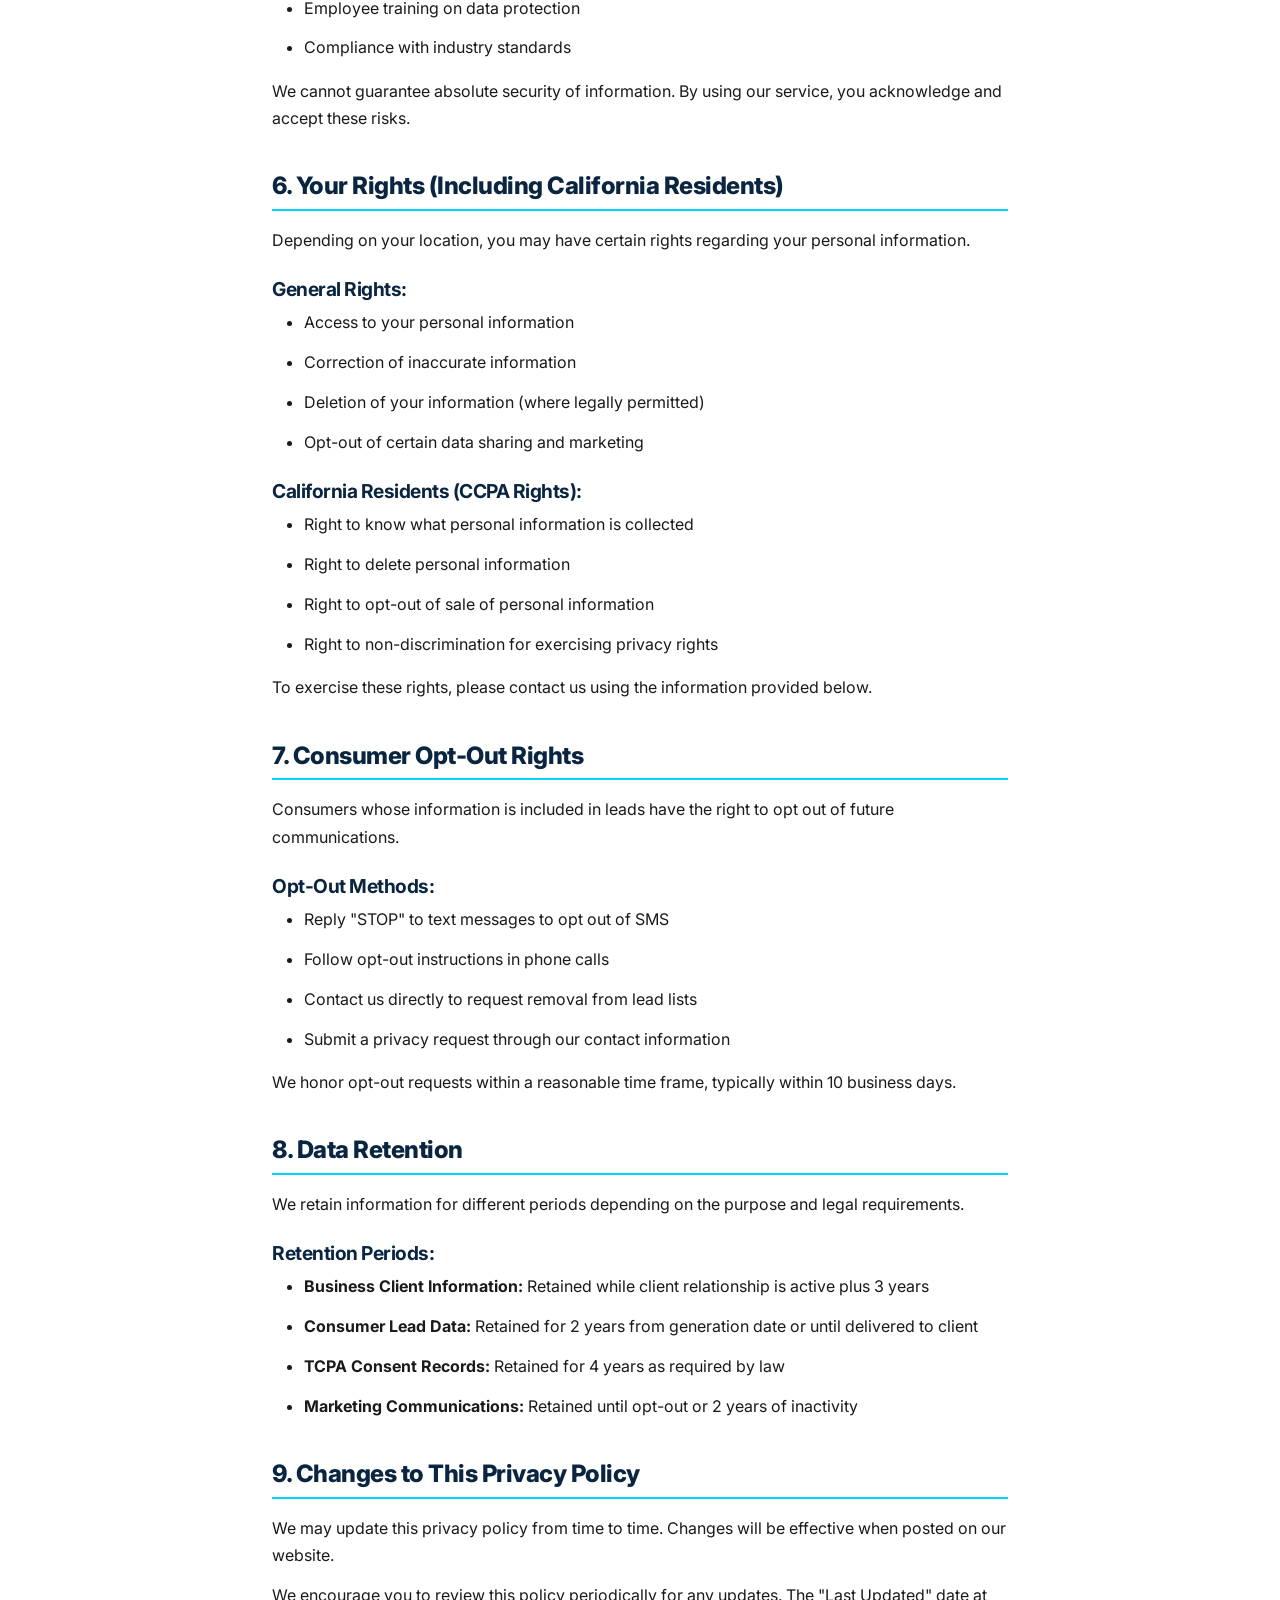
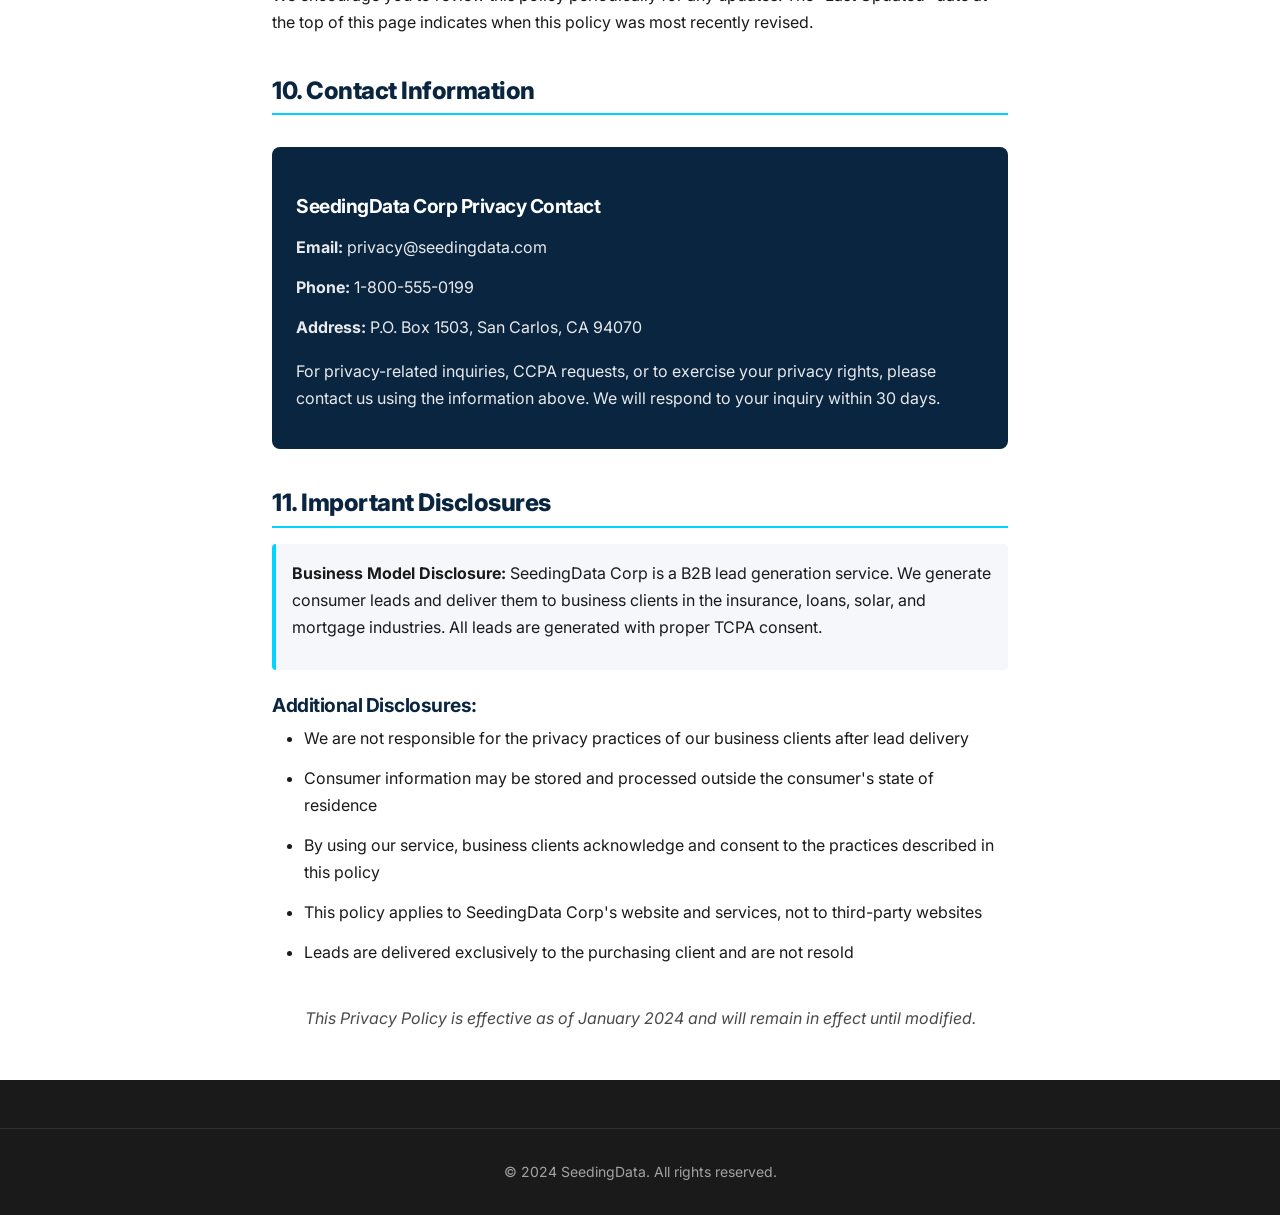
<file: privacy-policy.html>
<!DOCTYPE html>
<html lang="en">
<head>
    <meta charset="UTF-8">
    <meta name="viewport" content="width=device-width, initial-scale=1.0">
    <title>Privacy Policy - SeedingData Corp</title>
    <link rel="stylesheet" href="styles.css">
    <link rel="preconnect" href="https://fonts.googleapis.com">
    <link rel="preconnect" href="https://fonts.gstatic.com" crossorigin>
    <link href="https://fonts.googleapis.com/css2?family=Inter:wght@300;400;500;600;700&display=swap" rel="stylesheet">
    <style>
        .privacy-container {
            max-width: 800px;
            margin: 0 auto;
            padding: 2rem;
            background: white;
            min-height: 100vh;
        }
        .privacy-header {
            text-align: center;
            margin-bottom: 3rem;
            padding-top: 2rem;
        }
        .privacy-header h1 {
            color: var(--primary-blue);
            font-size: 2.5rem;
            margin-bottom: 1rem;
        }
        .privacy-header p {
            color: var(--text-light);
            font-size: 1.1rem;
        }
        .privacy-section {
            margin-bottom: 2.5rem;
        }
        .privacy-section h2 {
            color: var(--primary-blue);
            font-size: 1.5rem;
            margin-bottom: 1rem;
            border-bottom: 2px solid var(--primary-teal);
            padding-bottom: 0.5rem;
        }
        .privacy-section h3 {
            color: var(--primary-blue);
            font-size: 1.2rem;
            margin: 1.5rem 0 0.5rem 0;
        }
        .privacy-section p, .privacy-section li {
            color: var(--text-dark);
            line-height: 1.7;
            margin-bottom: 0.8rem;
        }
        .privacy-section ul {
            margin-left: 2rem;
            margin-bottom: 1rem;
        }
        .highlight-box {
            background: var(--background-light);
            border-left: 4px solid var(--primary-teal);
            padding: 1rem;
            margin: 1rem 0;
            border-radius: 4px;
        }
        .contact-info {
            background: var(--primary-blue);
            color: white;
            padding: 1.5rem;
            border-radius: 8px;
            margin-top: 2rem;
        }
        .contact-info h3 {
            color: white;
            margin-bottom: 1rem;
        }
        .contact-info p {
            color: rgba(255, 255, 255, 0.9);
        }
        .last-updated {
            text-align: center;
            color: var(--text-light);
            font-style: italic;
            margin-top: 2rem;
        }
        @media (max-width: 768px) {
            .privacy-container {
                padding: 1rem;
            }
            .privacy-header h1 {
                font-size: 2rem;
            }
            .privacy-section h2 {
                font-size: 1.3rem;
            }
        }
    </style>
</head>
<body>
    <!-- Header -->
    <header class="header">
        <div class="container">
            <div class="header-content">
                <div class="logo">
                    <div style="display: flex; align-items: center; gap: 10px;">
                        <img src="logo.jpeg" alt="SeedingData Logo" style="height: 50px; width: auto;">
                        <h1 style="font-size: 20px; margin: 0; color: #2c3e50;">Seeding Data Corp</h1>
                    </div>
                </div>
                <div class="header-trust">
                    <span class="ssl-badge">SSL Secured</span>
                </div>
            </div>
        </div>
    </header>

    <div class="privacy-container">
        <div class="privacy-header">
            <h1>Privacy Policy</h1>
            <p>Your privacy is important to us. This policy explains how we collect, use, and protect information in our B2B lead generation services.</p>
        </div>

        <div class="last-updated">Last Updated: January 2024</div>

        <div class="privacy-section">
            <h2>1. Information We Collect</h2>
            <p>SeedingData Corp collects various types of information to provide lead generation services to businesses and to generate leads for our clients.</p>

            <h3>Business Client Information</h3>
            <ul>
                <li>Company name and business address</li>
                <li>Contact name and business email</li>
                <li>Business phone number</li>
                <li>Lead type preferences and volume requirements</li>
                <li>Business tax identification (if applicable)</li>
            </ul>

            <h3>Consumer Lead Information</h3>
            <ul>
                <li>First and last name</li>
                <li>Email address</li>
                <li>Phone number</li>
                <li>State of residence</li>
                <li>Interest category (insurance, loans, solar, mortgage)</li>
                <li>TCPA consent and timestamp</li>
            </ul>

            <h3>Technical Information</h3>
            <ul>
                <li>IP address and device information</li>
                <li>Browser type and version</li>
                <li>Operating system</li>
                <li>Pages visited and time spent on our site</li>
                <li>Referral source</li>
            </ul>
        </div>

        <div class="privacy-section">
            <h2>2. How We Use Information</h2>
            <p>We use information for the following purposes:</p>

            <div class="highlight-box">
                <p><strong>Primary Purpose:</strong> To generate and deliver qualified leads to our business clients in the insurance, loans, solar, and mortgage industries.</p>
            </div>

            <h3>Specific Uses Include:</h3>
            <ul>
                <li>Generating and verifying consumer leads</li>
                <li>Delivering leads to business clients</li>
                <li>Communicating with business clients about services</li>
                <li>Providing customer support and service</li>
                <li>Analyzing and improving lead quality</li>
                <li>Marketing and promotional communications (with consent)</li>
                <li>Compliance with legal obligations including TCPA</li>
                <li>Fraud prevention and security</li>
            </ul>
        </div>

        <div class="privacy-section">
            <h2>3. Sharing Information with Partners</h2>
            <div class="highlight-box">
                <p><strong>Important:</strong> We share consumer lead information with our business clients who have purchased leads. By using our service, business clients consent to receiving leads that have been collected with proper TCPA consent.</p>
            </div>

            <h3>We Share Consumer Leads With:</h3>
            <ul>
                <li><strong>Business Clients:</strong> Who have purchased leads for their marketing and sales purposes</li>
                <li><strong>Service Providers:</strong> Third-party companies that help us operate our business (e.g., software providers, data processors)</li>
                <li><strong>Verification Partners:</strong> Who assist in verifying lead quality and contact information</li>
                <li><strong>Legal Authorities:</strong> When required by law or to protect our rights</li>
            </ul>

            <p>All consumer leads are delivered exclusively to the purchasing business client and are not resold to multiple parties.</p>
        </div>

        <div class="privacy-section">
            <h2>4. TCPA Compliance and Consumer Consent</h2>
            <div class="highlight-box">
                <p><strong>TCPA Compliance:</strong> All consumer leads are generated with proper TCPA (Telephone Consumer Protection Act) consent. Consumers provide express written consent to receive autodialed calls and text messages at the phone number provided.</p>
            </div>

            <h3>Consent Process:</h3>
            <ul>
                <li><strong>Express Consent:</strong> Consumers explicitly opt-in to receive communications</li>
                <li><strong>Clear Disclosure:</strong> Consumers are informed they will receive calls/texts</li>
                <li><strong>Timestamp Recording:</strong> Consent timestamp is recorded for each lead</li>
                <li><strong>Opt-Out Information:</strong> Consumers are informed of their right to opt-out</li>
            </ul>

            <p>Consent is not a condition of purchase for any service. Consumers can opt out of communications at any time.</p>
        </div>

        <div class="privacy-section">
            <h2>5. Data Security Practices</h2>
            <p>We implement reasonable security measures to protect information, but no security system is completely impenetrable.</p>

            <h3>Security Measures Include:</h3>
            <ul>
                <li>SSL encryption for data transmission</li>
                <li>Secure data storage practices</li>
                <li>Access controls and authentication</li>
                <li>Regular security monitoring</li>
                <li>Employee training on data protection</li>
                <li>Compliance with industry standards</li>
            </ul>

            <p>We cannot guarantee absolute security of information. By using our service, you acknowledge and accept these risks.</p>
        </div>

        <div class="privacy-section">
            <h2>6. Your Rights (Including California Residents)</h2>
            <p>Depending on your location, you may have certain rights regarding your personal information.</p>

            <h3>General Rights:</h3>
            <ul>
                <li>Access to your personal information</li>
                <li>Correction of inaccurate information</li>
                <li>Deletion of your information (where legally permitted)</li>
                <li>Opt-out of certain data sharing and marketing</li>
            </ul>

            <h3>California Residents (CCPA Rights):</h3>
            <ul>
                <li>Right to know what personal information is collected</li>
                <li>Right to delete personal information</li>
                <li>Right to opt-out of sale of personal information</li>
                <li>Right to non-discrimination for exercising privacy rights</li>
            </ul>

            <p>To exercise these rights, please contact us using the information provided below.</p>
        </div>

        <div class="privacy-section">
            <h2>7. Consumer Opt-Out Rights</h2>
            <p>Consumers whose information is included in leads have the right to opt out of future communications.</p>

            <h3>Opt-Out Methods:</h3>
            <ul>
                <li>Reply "STOP" to text messages to opt out of SMS</li>
                <li>Follow opt-out instructions in phone calls</li>
                <li>Contact us directly to request removal from lead lists</li>
                <li>Submit a privacy request through our contact information</li>
            </ul>

            <p>We honor opt-out requests within a reasonable time frame, typically within 10 business days.</p>
        </div>

        <div class="privacy-section">
            <h2>8. Data Retention</h2>
            <p>We retain information for different periods depending on the purpose and legal requirements.</p>

            <h3>Retention Periods:</h3>
            <ul>
                <li><strong>Business Client Information:</strong> Retained while client relationship is active plus 3 years</li>
                <li><strong>Consumer Lead Data:</strong> Retained for 2 years from generation date or until delivered to client</li>
                <li><strong>TCPA Consent Records:</strong> Retained for 4 years as required by law</li>
                <li><strong>Marketing Communications:</strong> Retained until opt-out or 2 years of inactivity</li>
            </ul>
        </div>

        <div class="privacy-section">
            <h2>9. Changes to This Privacy Policy</h2>
            <p>We may update this privacy policy from time to time. Changes will be effective when posted on our website.</p>

            <p>We encourage you to review this policy periodically for any updates. The "Last Updated" date at the top of this page indicates when this policy was most recently revised.</p>
        </div>

        <div class="privacy-section">
            <h2>10. Contact Information</h2>
            <div class="contact-info">
                <h3>SeedingData Corp Privacy Contact</h3>
                <p><strong>Email:</strong> privacy@seedingdata.com</p>
                <p><strong>Phone:</strong> 1-800-555-0199</p>
                <p><strong>Address:</strong> P.O. Box 1503, San Carlos, CA 94070</p>
                <p style="margin-top: 1rem;">For privacy-related inquiries, CCPA requests, or to exercise your privacy rights, please contact us using the information above. We will respond to your inquiry within 30 days.</p>
            </div>
        </div>

        <div class="privacy-section">
            <h2>11. Important Disclosures</h2>
            <div class="highlight-box">
                <p><strong>Business Model Disclosure:</strong> SeedingData Corp is a B2B lead generation service. We generate consumer leads and deliver them to business clients in the insurance, loans, solar, and mortgage industries. All leads are generated with proper TCPA consent.</p>
            </div>

            <h3>Additional Disclosures:</h3>
            <ul>
                <li>We are not responsible for the privacy practices of our business clients after lead delivery</li>
                <li>Consumer information may be stored and processed outside the consumer's state of residence</li>
                <li>By using our service, business clients acknowledge and consent to the practices described in this policy</li>
                <li>This policy applies to SeedingData Corp's website and services, not to third-party websites</li>
                <li>Leads are delivered exclusively to the purchasing client and are not resold</li>
            </ul>
        </div>

        <div class="last-updated">
            <p>This Privacy Policy is effective as of January 2024 and will remain in effect until modified.</p>
        </div>
    </div>

    <footer class="footer">
        <div class="container">
            <div class="footer-bottom">
                <div class="copyright">
                    <p>&copy; 2024 SeedingData. All rights reserved.</p>
                </div>
            </div>
        </div>
    </footer>
</body>
</html>
</file>
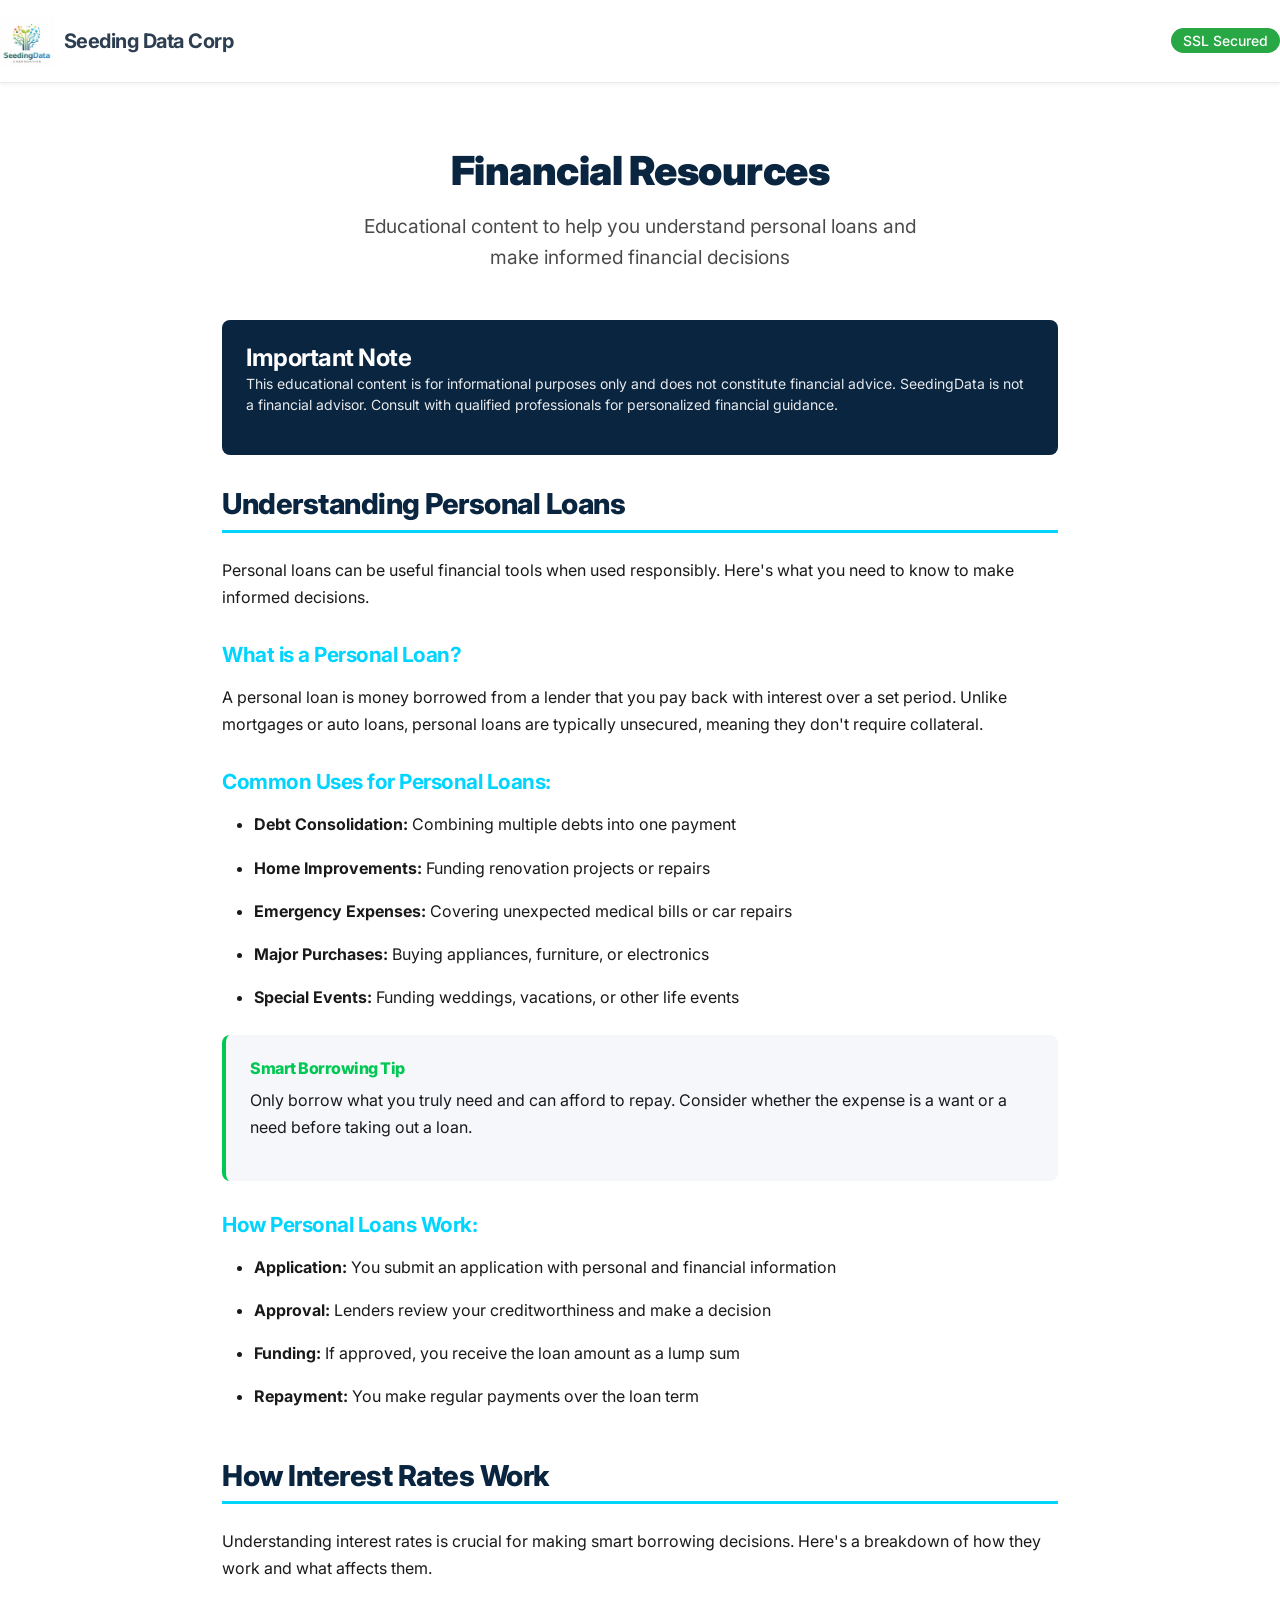
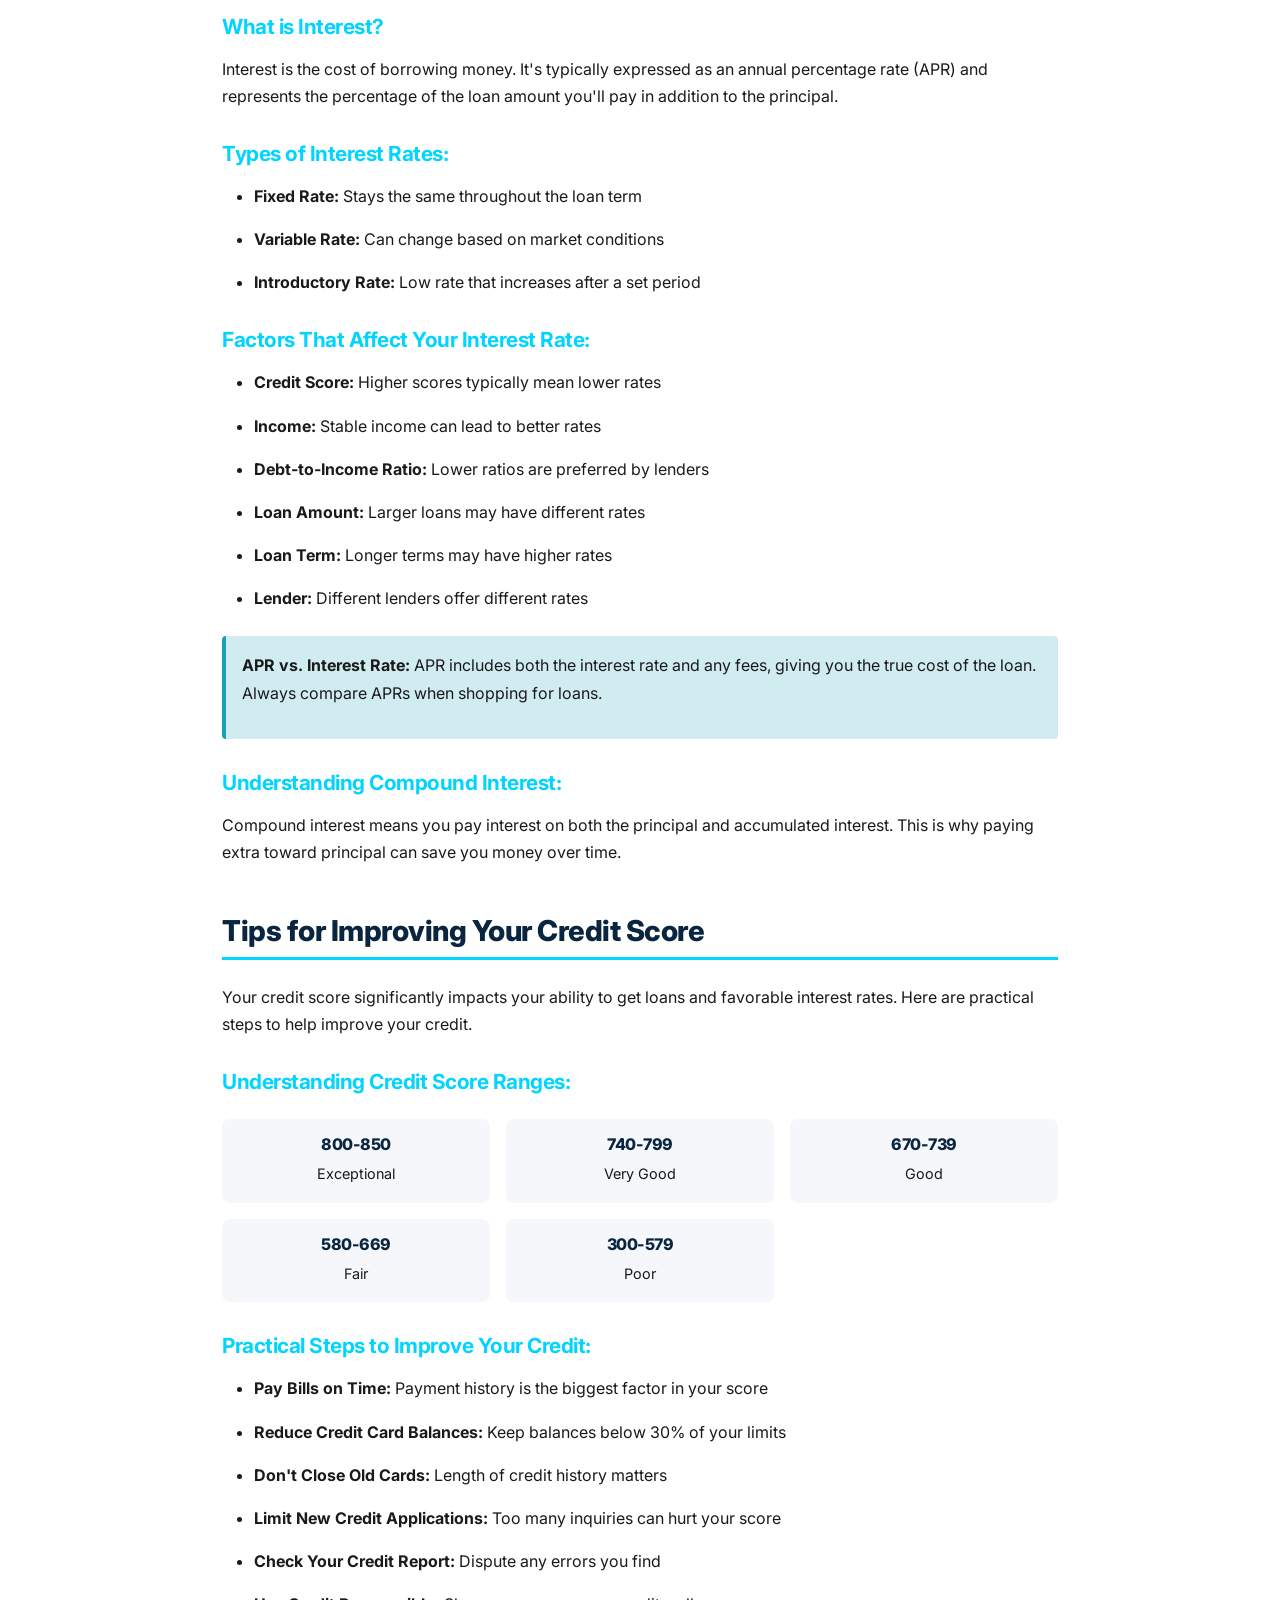
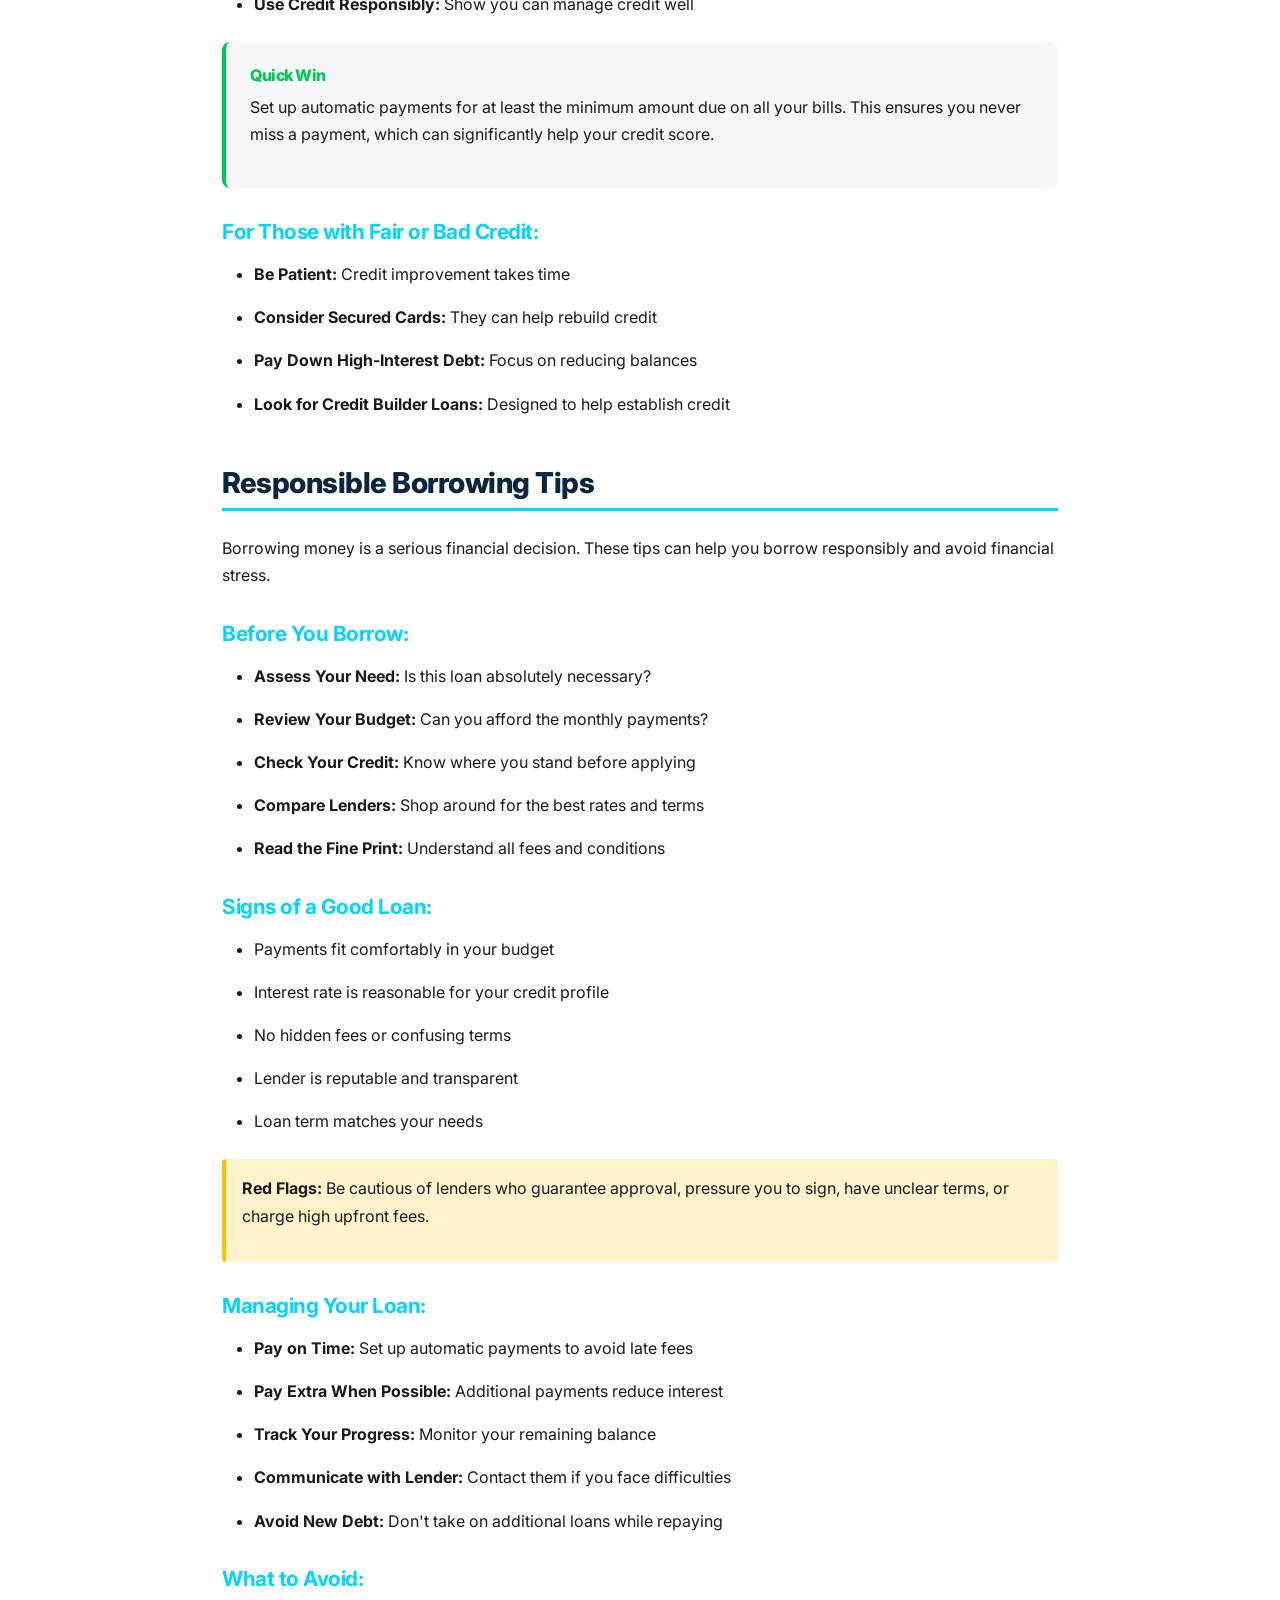
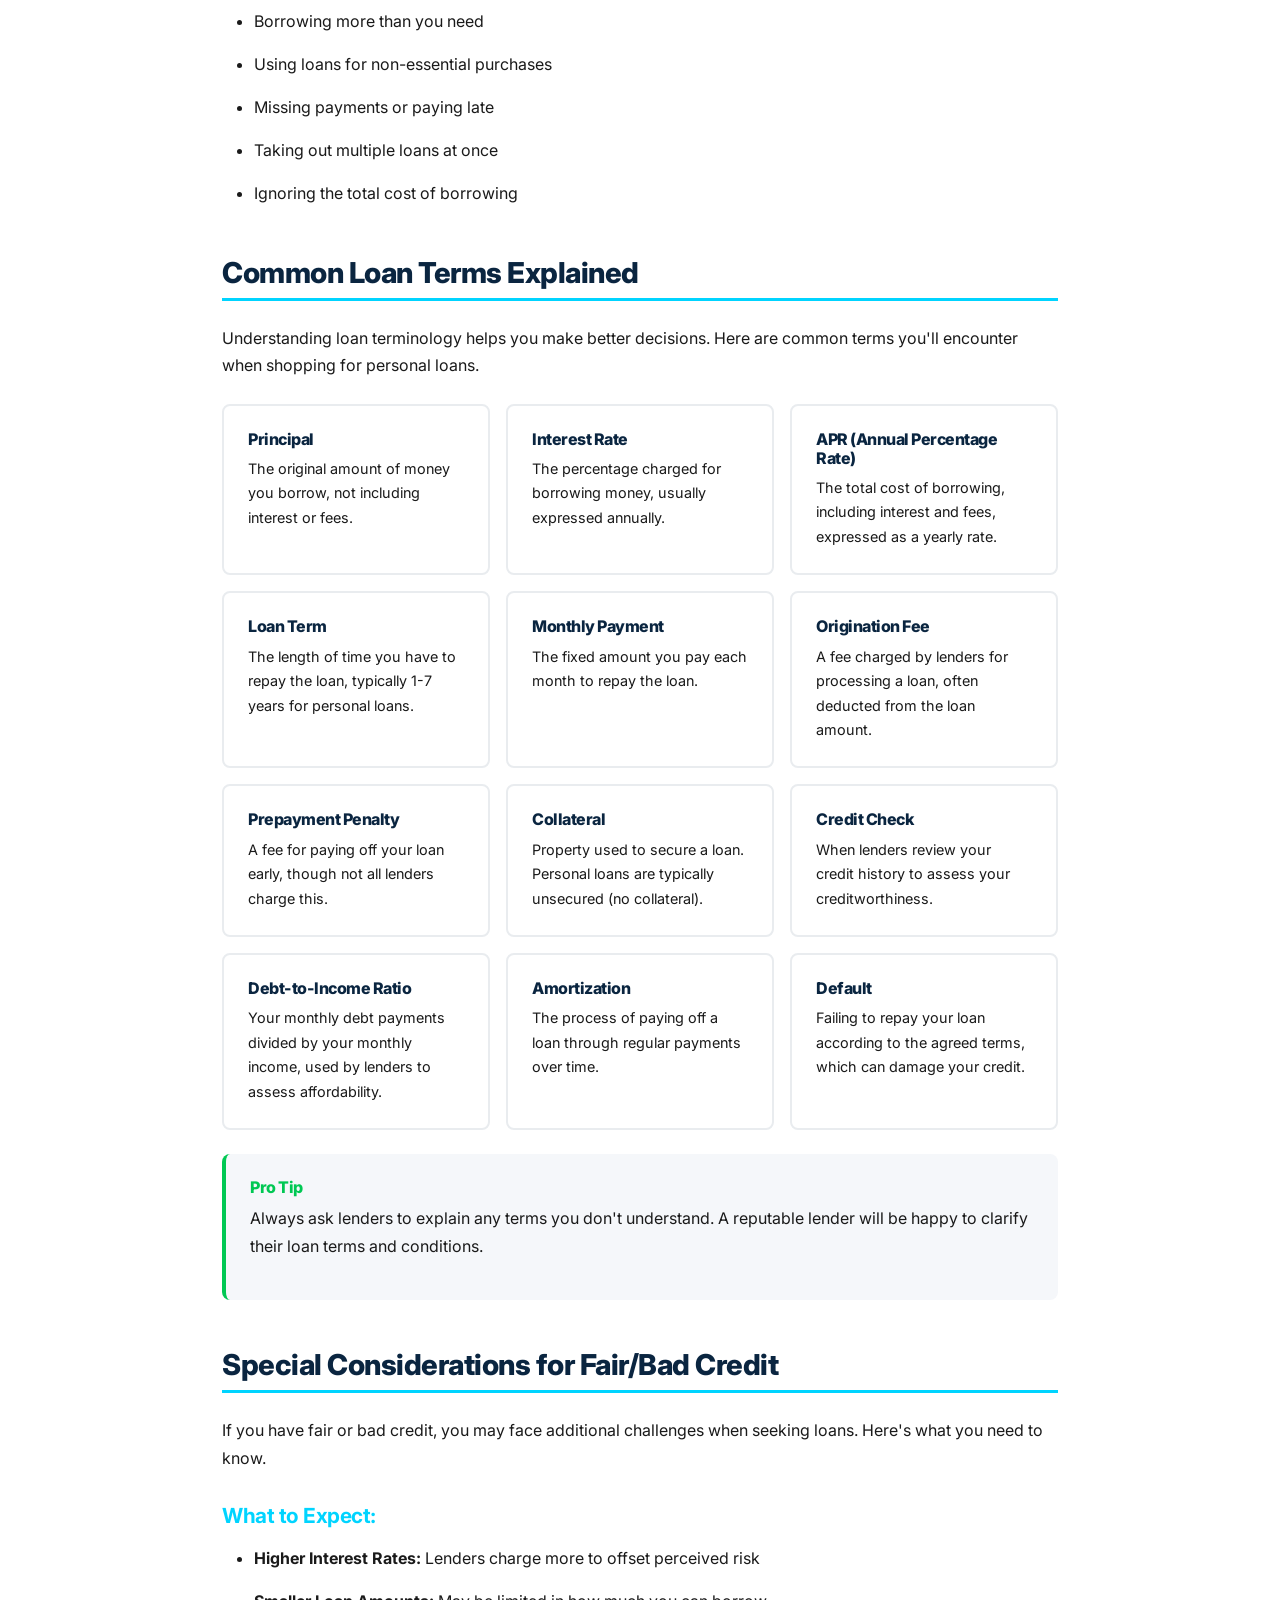
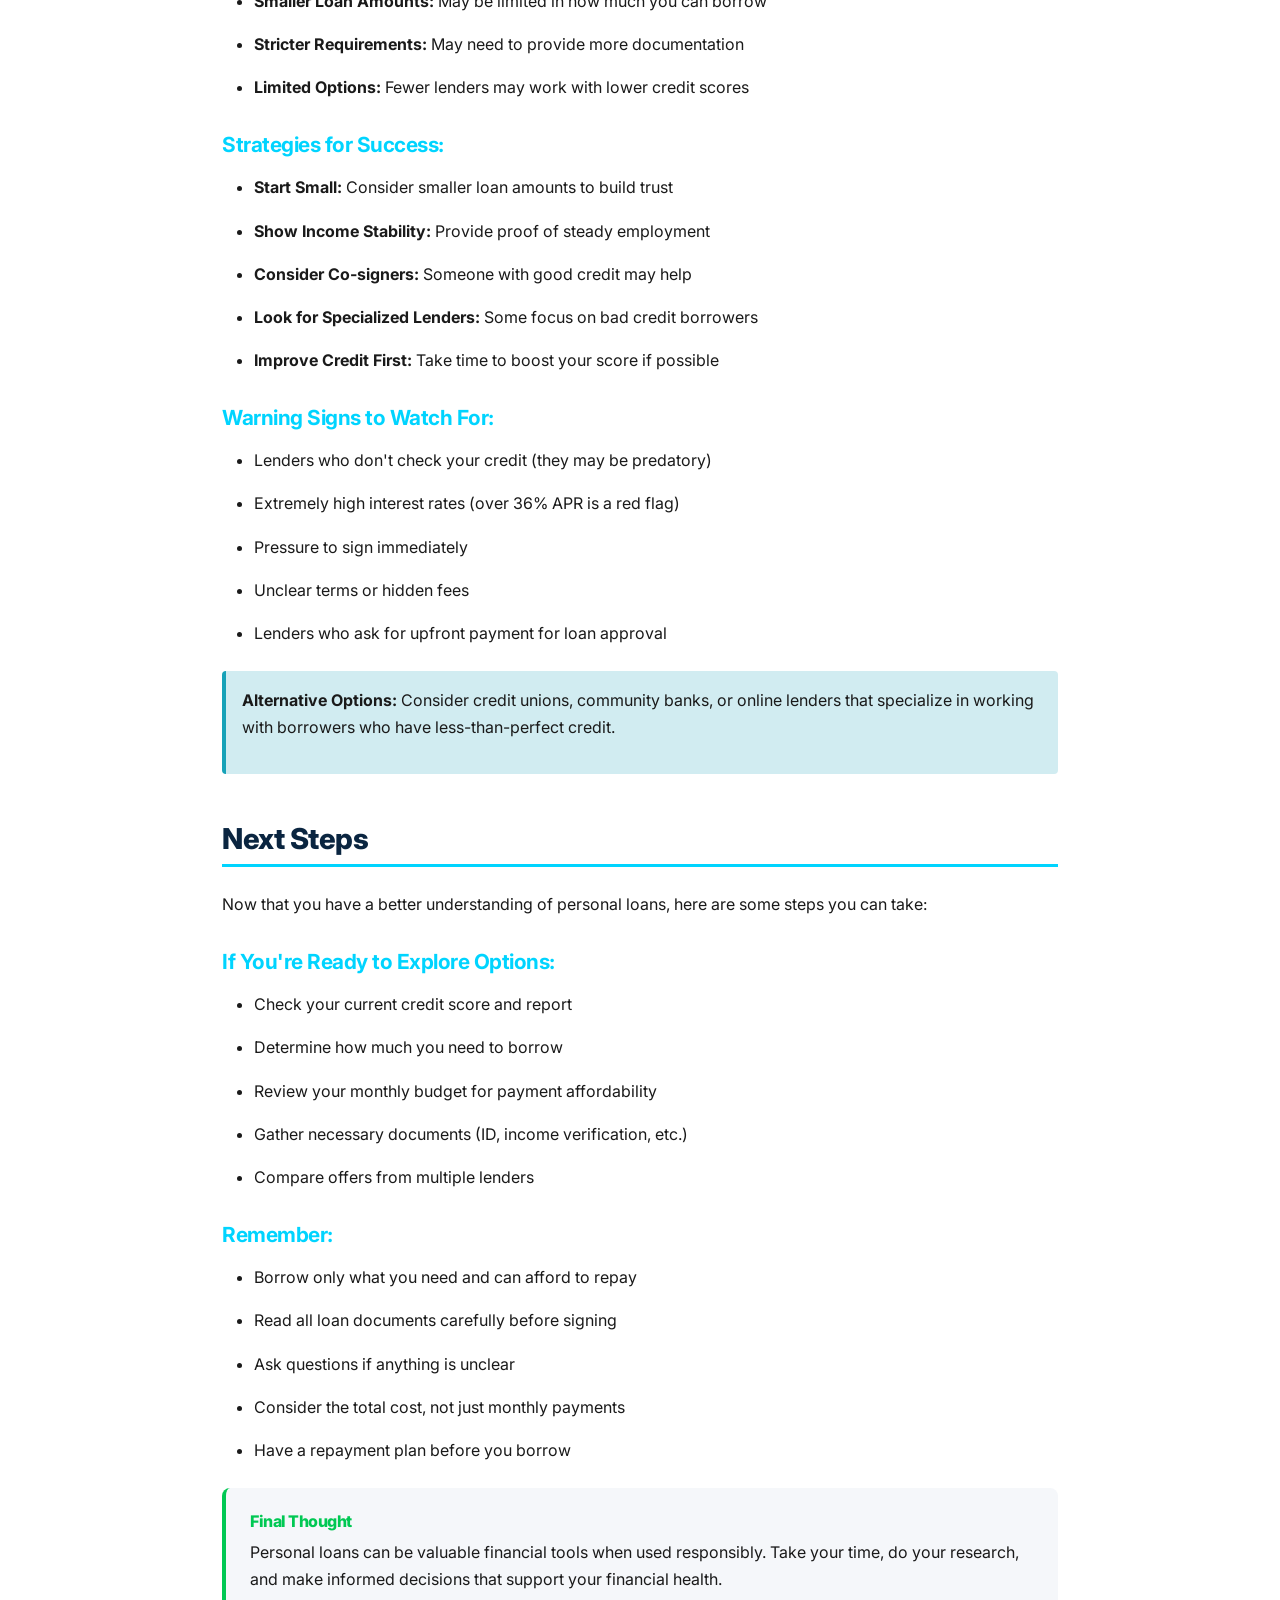
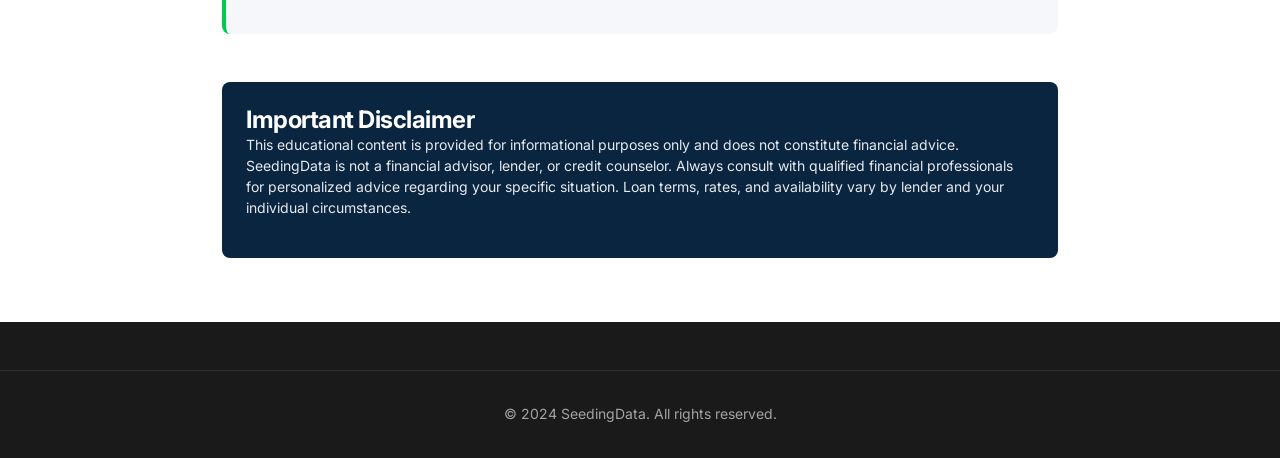
<file: resources.html>
<!DOCTYPE html>
<html lang="en">
<head>
    <meta charset="UTF-8">
    <meta name="viewport" content="width=device-width, initial-scale=1.0">
    <title>Resources - SeedingData</title>
    <link rel="stylesheet" href="styles.css">
    <link rel="preconnect" href="https://fonts.googleapis.com">
    <link rel="preconnect" href="https://fonts.gstatic.com" crossorigin>
    <link href="https://fonts.googleapis.com/css2?family=Inter:wght@300;400;500;600;700&display=swap" rel="stylesheet">
    <style>
        .resources-container {
            max-width: 900px;
            margin: 0 auto;
            padding: 2rem;
            background: white;
            min-height: 100vh;
        }
        .resources-header {
            text-align: center;
            margin-bottom: 3rem;
            padding-top: 2rem;
        }
        .resources-header h1 {
            color: var(--primary-blue);
            font-size: 2.5rem;
            margin-bottom: 1rem;
        }
        .resources-header p {
            color: var(--text-light);
            font-size: 1.2rem;
            max-width: 600px;
            margin: 0 auto;
        }
        .resource-section {
            margin-bottom: 3rem;
        }
        .resource-section h2 {
            color: var(--primary-blue);
            font-size: 1.8rem;
            margin-bottom: 1.5rem;
            border-bottom: 3px solid var(--primary-teal);
            padding-bottom: 0.5rem;
        }
        .resource-section h3 {
            color: var(--primary-teal);
            font-size: 1.3rem;
            margin: 2rem 0 1rem 0;
        }
        .resource-section p, .resource-section li {
            color: var(--text-dark);
            line-height: 1.7;
            margin-bottom: 1rem;
        }
        .resource-section ul {
            margin-left: 2rem;
            margin-bottom: 1.5rem;
        }
        .tip-box {
            background: var(--background-light);
            border-left: 4px solid var(--accent-green);
            padding: 1.5rem;
            margin: 1.5rem 0;
            border-radius: 8px;
        }
        .tip-box h4 {
            color: var(--accent-green);
            margin-top: 0;
            margin-bottom: 0.5rem;
        }
        .warning-box {
            background: #fff3cd;
            border-left: 4px solid #ffc107;
            padding: 1rem;
            margin: 1rem 0;
            border-radius: 4px;
        }
        .info-box {
            background: #d1ecf1;
            border-left: 4px solid #17a2b8;
            padding: 1rem;
            margin: 1rem 0;
            border-radius: 4px;
        }
        .credit-score-grid {
            display: grid;
            grid-template-columns: repeat(auto-fit, minmax(200px, 1fr));
            gap: 1rem;
            margin: 1.5rem 0;
        }
        .score-range {
            background: var(--background-light);
            padding: 1rem;
            border-radius: 8px;
            text-align: center;
        }
        .score-range h4 {
            margin: 0 0 0.5rem 0;
            color: var(--primary-blue);
        }
        .score-range p {
            margin: 0;
            font-size: 0.9rem;
        }
        .terms-grid {
            display: grid;
            grid-template-columns: repeat(auto-fit, minmax(250px, 1fr));
            gap: 1rem;
            margin: 1.5rem 0;
        }
        .term-card {
            background: white;
            border: 2px solid var(--border-color);
            padding: 1.5rem;
            border-radius: 8px;
            transition: border-color 0.3s ease;
        }
        .term-card:hover {
            border-color: var(--primary-teal);
        }
        .term-card h4 {
            color: var(--primary-blue);
            margin-top: 0;
            margin-bottom: 0.5rem;
        }
        .term-card p {
            margin: 0;
            font-size: 0.9rem;
        }
        .disclaimer {
            background: var(--primary-blue);
            color: white;
            padding: 1.5rem;
            border-radius: 8px;
            margin: 2rem 0;
        }
        .disclaimer h3 {
            color: white;
            margin-top: 0;
        }
        .disclaimer p {
            color: rgba(255, 255, 255, 0.9);
        }
        .back-to-top {
            position: fixed;
            bottom: 20px;
            right: 20px;
            background: var(--primary-teal);
            color: white;
            padding: 0.5rem 1rem;
            border-radius: 25px;
            text-decoration: none;
            font-weight: 600;
            display: none;
            transition: all 0.3s ease;
        }
        .back-to-top:hover {
            background: var(--accent-green);
            transform: translateY(-2px);
        }
        @media (max-width: 768px) {
            .resources-container {
                padding: 1rem;
            }
            .resources-header h1 {
                font-size: 2rem;
            }
            .resource-section h2 {
                font-size: 1.5rem;
            }
            .credit-score-grid,
            .terms-grid {
                grid-template-columns: 1fr;
            }
        }
    </style>
</head>
<body>
    <!-- Header -->
    <header class="header">
        <div class="container">
            <div class="header-content">
                <div class="logo">
                    <div style="display: flex; align-items: center; gap: 10px;">
                        <img src="logo.jpeg" alt="SeedingData Logo" style="height: 50px; width: auto;">
                        <h1 style="font-size: 20px; margin: 0; color: #2c3e50;">Seeding Data Corp</h1>
                    </div>
                </div>
                <div class="header-trust">
                    <span class="ssl-badge">SSL Secured</span>
                </div>
            </div>
        </div>
    </header>

    <div class="resources-container">
        <div class="resources-header">
            <h1>Financial Resources</h1>
            <p>Educational content to help you understand personal loans and make informed financial decisions</p>
        </div>

        <div class="disclaimer">
            <h3>Important Note</h3>
            <p>This educational content is for informational purposes only and does not constitute financial advice. SeedingData is not a financial advisor. Consult with qualified professionals for personalized financial guidance.</p>
        </div>

        <div class="resource-section">
            <h2>Understanding Personal Loans</h2>
            <p>Personal loans can be useful financial tools when used responsibly. Here's what you need to know to make informed decisions.</p>

            <h3>What is a Personal Loan?</h3>
            <p>A personal loan is money borrowed from a lender that you pay back with interest over a set period. Unlike mortgages or auto loans, personal loans are typically unsecured, meaning they don't require collateral.</p>

            <h3>Common Uses for Personal Loans:</h3>
            <ul>
                <li><strong>Debt Consolidation:</strong> Combining multiple debts into one payment</li>
                <li><strong>Home Improvements:</strong> Funding renovation projects or repairs</li>
                <li><strong>Emergency Expenses:</strong> Covering unexpected medical bills or car repairs</li>
                <li><strong>Major Purchases:</strong> Buying appliances, furniture, or electronics</li>
                <li><strong>Special Events:</strong> Funding weddings, vacations, or other life events</li>
            </ul>

            <div class="tip-box">
                <h4>Smart Borrowing Tip</h4>
                <p>Only borrow what you truly need and can afford to repay. Consider whether the expense is a want or a need before taking out a loan.</p>
            </div>

            <h3>How Personal Loans Work:</h3>
            <ul>
                <li><strong>Application:</strong> You submit an application with personal and financial information</li>
                <li><strong>Approval:</strong> Lenders review your creditworthiness and make a decision</li>
                <li><strong>Funding:</strong> If approved, you receive the loan amount as a lump sum</li>
                <li><strong>Repayment:</strong> You make regular payments over the loan term</li>
            </ul>
        </div>

        <div class="resource-section">
            <h2>How Interest Rates Work</h2>
            <p>Understanding interest rates is crucial for making smart borrowing decisions. Here's a breakdown of how they work and what affects them.</p>

            <h3>What is Interest?</h3>
            <p>Interest is the cost of borrowing money. It's typically expressed as an annual percentage rate (APR) and represents the percentage of the loan amount you'll pay in addition to the principal.</p>

            <h3>Types of Interest Rates:</h3>
            <ul>
                <li><strong>Fixed Rate:</strong> Stays the same throughout the loan term</li>
                <li><strong>Variable Rate:</strong> Can change based on market conditions</li>
                <li><strong>Introductory Rate:</strong> Low rate that increases after a set period</li>
            </ul>

            <h3>Factors That Affect Your Interest Rate:</h3>
            <ul>
                <li><strong>Credit Score:</strong> Higher scores typically mean lower rates</li>
                <li><strong>Income:</strong> Stable income can lead to better rates</li>
                <li><strong>Debt-to-Income Ratio:</strong> Lower ratios are preferred by lenders</li>
                <li><strong>Loan Amount:</strong> Larger loans may have different rates</li>
                <li><strong>Loan Term:</strong> Longer terms may have higher rates</li>
                <li><strong>Lender:</strong> Different lenders offer different rates</li>
            </ul>

            <div class="info-box">
                <p><strong>APR vs. Interest Rate:</strong> APR includes both the interest rate and any fees, giving you the true cost of the loan. Always compare APRs when shopping for loans.</p>
            </div>

            <h3>Understanding Compound Interest:</h3>
            <p>Compound interest means you pay interest on both the principal and accumulated interest. This is why paying extra toward principal can save you money over time.</p>
        </div>

        <div class="resource-section">
            <h2>Tips for Improving Your Credit Score</h2>
            <p>Your credit score significantly impacts your ability to get loans and favorable interest rates. Here are practical steps to help improve your credit.</p>

            <h3>Understanding Credit Score Ranges:</h3>
            <div class="credit-score-grid">
                <div class="score-range">
                    <h4>800-850</h4>
                    <p>Exceptional</p>
                </div>
                <div class="score-range">
                    <h4>740-799</h4>
                    <p>Very Good</p>
                </div>
                <div class="score-range">
                    <h4>670-739</h4>
                    <p>Good</p>
                </div>
                <div class="score-range">
                    <h4>580-669</h4>
                    <p>Fair</p>
                </div>
                <div class="score-range">
                    <h4>300-579</h4>
                    <p>Poor</p>
                </div>
            </div>

            <h3>Practical Steps to Improve Your Credit:</h3>
            <ul>
                <li><strong>Pay Bills on Time:</strong> Payment history is the biggest factor in your score</li>
                <li><strong>Reduce Credit Card Balances:</strong> Keep balances below 30% of your limits</li>
                <li><strong>Don't Close Old Cards:</strong> Length of credit history matters</li>
                <li><strong>Limit New Credit Applications:</strong> Too many inquiries can hurt your score</li>
                <li><strong>Check Your Credit Report:</strong> Dispute any errors you find</li>
                <li><strong>Use Credit Responsibly:</strong> Show you can manage credit well</li>
            </ul>

            <div class="tip-box">
                <h4>Quick Win</h4>
                <p>Set up automatic payments for at least the minimum amount due on all your bills. This ensures you never miss a payment, which can significantly help your credit score.</p>
            </div>

            <h3>For Those with Fair or Bad Credit:</h3>
            <ul>
                <li><strong>Be Patient:</strong> Credit improvement takes time</li>
                <li><strong>Consider Secured Cards:</strong> They can help rebuild credit</li>
                <li><strong>Pay Down High-Interest Debt:</strong> Focus on reducing balances</li>
                <li><strong>Look for Credit Builder Loans:</strong> Designed to help establish credit</li>
            </ul>
        </div>

        <div class="resource-section">
            <h2>Responsible Borrowing Tips</h2>
            <p>Borrowing money is a serious financial decision. These tips can help you borrow responsibly and avoid financial stress.</p>

            <h3>Before You Borrow:</h3>
            <ul>
                <li><strong>Assess Your Need:</strong> Is this loan absolutely necessary?</li>
                <li><strong>Review Your Budget:</strong> Can you afford the monthly payments?</li>
                <li><strong>Check Your Credit:</strong> Know where you stand before applying</li>
                <li><strong>Compare Lenders:</strong> Shop around for the best rates and terms</li>
                <li><strong>Read the Fine Print:</strong> Understand all fees and conditions</li>
            </ul>

            <h3>Signs of a Good Loan:</h3>
            <ul>
                <li>Payments fit comfortably in your budget</li>
                <li>Interest rate is reasonable for your credit profile</li>
                <li>No hidden fees or confusing terms</li>
                <li>Lender is reputable and transparent</li>
                <li>Loan term matches your needs</li>
            </ul>

            <div class="warning-box">
                <p><strong>Red Flags:</strong> Be cautious of lenders who guarantee approval, pressure you to sign, have unclear terms, or charge high upfront fees.</p>
            </div>

            <h3>Managing Your Loan:</h3>
            <ul>
                <li><strong>Pay on Time:</strong> Set up automatic payments to avoid late fees</li>
                <li><strong>Pay Extra When Possible:</strong> Additional payments reduce interest</li>
                <li><strong>Track Your Progress:</strong> Monitor your remaining balance</li>
                <li><strong>Communicate with Lender:</strong> Contact them if you face difficulties</li>
                <li><strong>Avoid New Debt:</strong> Don't take on additional loans while repaying</li>
            </ul>

            <h3>What to Avoid:</h3>
            <ul>
                <li>Borrowing more than you need</li>
                <li>Using loans for non-essential purchases</li>
                <li>Missing payments or paying late</li>
                <li>Taking out multiple loans at once</li>
                <li>Ignoring the total cost of borrowing</li>
            </ul>
        </div>

        <div class="resource-section">
            <h2>Common Loan Terms Explained</h2>
            <p>Understanding loan terminology helps you make better decisions. Here are common terms you'll encounter when shopping for personal loans.</p>

            <div class="terms-grid">
                <div class="term-card">
                    <h4>Principal</h4>
                    <p>The original amount of money you borrow, not including interest or fees.</p>
                </div>
                <div class="term-card">
                    <h4>Interest Rate</h4>
                    <p>The percentage charged for borrowing money, usually expressed annually.</p>
                </div>
                <div class="term-card">
                    <h4>APR (Annual Percentage Rate)</h4>
                    <p>The total cost of borrowing, including interest and fees, expressed as a yearly rate.</p>
                </div>
                <div class="term-card">
                    <h4>Loan Term</h4>
                    <p>The length of time you have to repay the loan, typically 1-7 years for personal loans.</p>
                </div>
                <div class="term-card">
                    <h4>Monthly Payment</h4>
                    <p>The fixed amount you pay each month to repay the loan.</p>
                </div>
                <div class="term-card">
                    <h4>Origination Fee</h4>
                    <p>A fee charged by lenders for processing a loan, often deducted from the loan amount.</p>
                </div>
                <div class="term-card">
                    <h4>Prepayment Penalty</h4>
                    <p>A fee for paying off your loan early, though not all lenders charge this.</p>
                </div>
                <div class="term-card">
                    <h4>Collateral</h4>
                    <p>Property used to secure a loan. Personal loans are typically unsecured (no collateral).</p>
                </div>
                <div class="term-card">
                    <h4>Credit Check</h4>
                    <p>When lenders review your credit history to assess your creditworthiness.</p>
                </div>
                <div class="term-card">
                    <h4>Debt-to-Income Ratio</h4>
                    <p>Your monthly debt payments divided by your monthly income, used by lenders to assess affordability.</p>
                </div>
                <div class="term-card">
                    <h4>Amortization</h4>
                    <p>The process of paying off a loan through regular payments over time.</p>
                </div>
                <div class="term-card">
                    <h4>Default</h4>
                    <p>Failing to repay your loan according to the agreed terms, which can damage your credit.</p>
                </div>
            </div>

            <div class="tip-box">
                <h4>Pro Tip</h4>
                <p>Always ask lenders to explain any terms you don't understand. A reputable lender will be happy to clarify their loan terms and conditions.</p>
            </div>
        </div>

        <div class="resource-section">
            <h2>Special Considerations for Fair/Bad Credit</h2>
            <p>If you have fair or bad credit, you may face additional challenges when seeking loans. Here's what you need to know.</p>

            <h3>What to Expect:</h3>
            <ul>
                <li><strong>Higher Interest Rates:</strong> Lenders charge more to offset perceived risk</li>
                <li><strong>Smaller Loan Amounts:</strong> May be limited in how much you can borrow</li>
                <li><strong>Stricter Requirements:</strong> May need to provide more documentation</li>
                <li><strong>Limited Options:</strong> Fewer lenders may work with lower credit scores</li>
            </ul>

            <h3>Strategies for Success:</h3>
            <ul>
                <li><strong>Start Small:</strong> Consider smaller loan amounts to build trust</li>
                <li><strong>Show Income Stability:</strong> Provide proof of steady employment</li>
                <li><strong>Consider Co-signers:</strong> Someone with good credit may help</li>
                <li><strong>Look for Specialized Lenders:</strong> Some focus on bad credit borrowers</li>
                <li><strong>Improve Credit First:</strong> Take time to boost your score if possible</li>
            </ul>

            <h3>Warning Signs to Watch For:</h3>
            <ul>
                <li>Lenders who don't check your credit (they may be predatory)</li>
                <li>Extremely high interest rates (over 36% APR is a red flag)</li>
                <li>Pressure to sign immediately</li>
                <li>Unclear terms or hidden fees</li>
                <li>Lenders who ask for upfront payment for loan approval</li>
            </ul>

            <div class="info-box">
                <p><strong>Alternative Options:</strong> Consider credit unions, community banks, or online lenders that specialize in working with borrowers who have less-than-perfect credit.</p>
            </div>
        </div>

        <div class="resource-section">
            <h2>Next Steps</h2>
            <p>Now that you have a better understanding of personal loans, here are some steps you can take:</p>

            <h3>If You're Ready to Explore Options:</h3>
            <ul>
                <li>Check your current credit score and report</li>
                <li>Determine how much you need to borrow</li>
                <li>Review your monthly budget for payment affordability</li>
                <li>Gather necessary documents (ID, income verification, etc.)</li>
                <li>Compare offers from multiple lenders</li>
            </ul>

            <h3>Remember:</h3>
            <ul>
                <li>Borrow only what you need and can afford to repay</li>
                <li>Read all loan documents carefully before signing</li>
                <li>Ask questions if anything is unclear</li>
                <li>Consider the total cost, not just monthly payments</li>
                <li>Have a repayment plan before you borrow</li>
            </ul>

            <div class="tip-box">
                <h4>Final Thought</h4>
                <p>Personal loans can be valuable financial tools when used responsibly. Take your time, do your research, and make informed decisions that support your financial health.</p>
            </div>
        </div>

        <div class="disclaimer">
            <h3>Important Disclaimer</h3>
            <p>This educational content is provided for informational purposes only and does not constitute financial advice. SeedingData is not a financial advisor, lender, or credit counselor. Always consult with qualified financial professionals for personalized advice regarding your specific situation. Loan terms, rates, and availability vary by lender and your individual circumstances.</p>
        </div>
    </div>

    <footer class="footer">
        <div class="container">
            <div class="footer-bottom">
                <div class="copyright">
                    <p>&copy; 2024 SeedingData. All rights reserved.</p>
                </div>
            </div>
        </div>
    </footer>

    <a href="#" class="back-to-top" id="backToTop">Back to Top</a>

    <script>
        // Back to top button functionality
        window.onscroll = function() {
            const backToTop = document.getElementById('backToTop');
            if (document.body.scrollTop > 300 || document.documentElement.scrollTop > 300) {
                backToTop.style.display = 'block';
            } else {
                backToTop.style.display = 'none';
            }
        };

        document.getElementById('backToTop').onclick = function(e) {
            e.preventDefault();
            window.scrollTo({top: 0, behavior: 'smooth'});
        };
    </script>
</body>
</html>
</file>
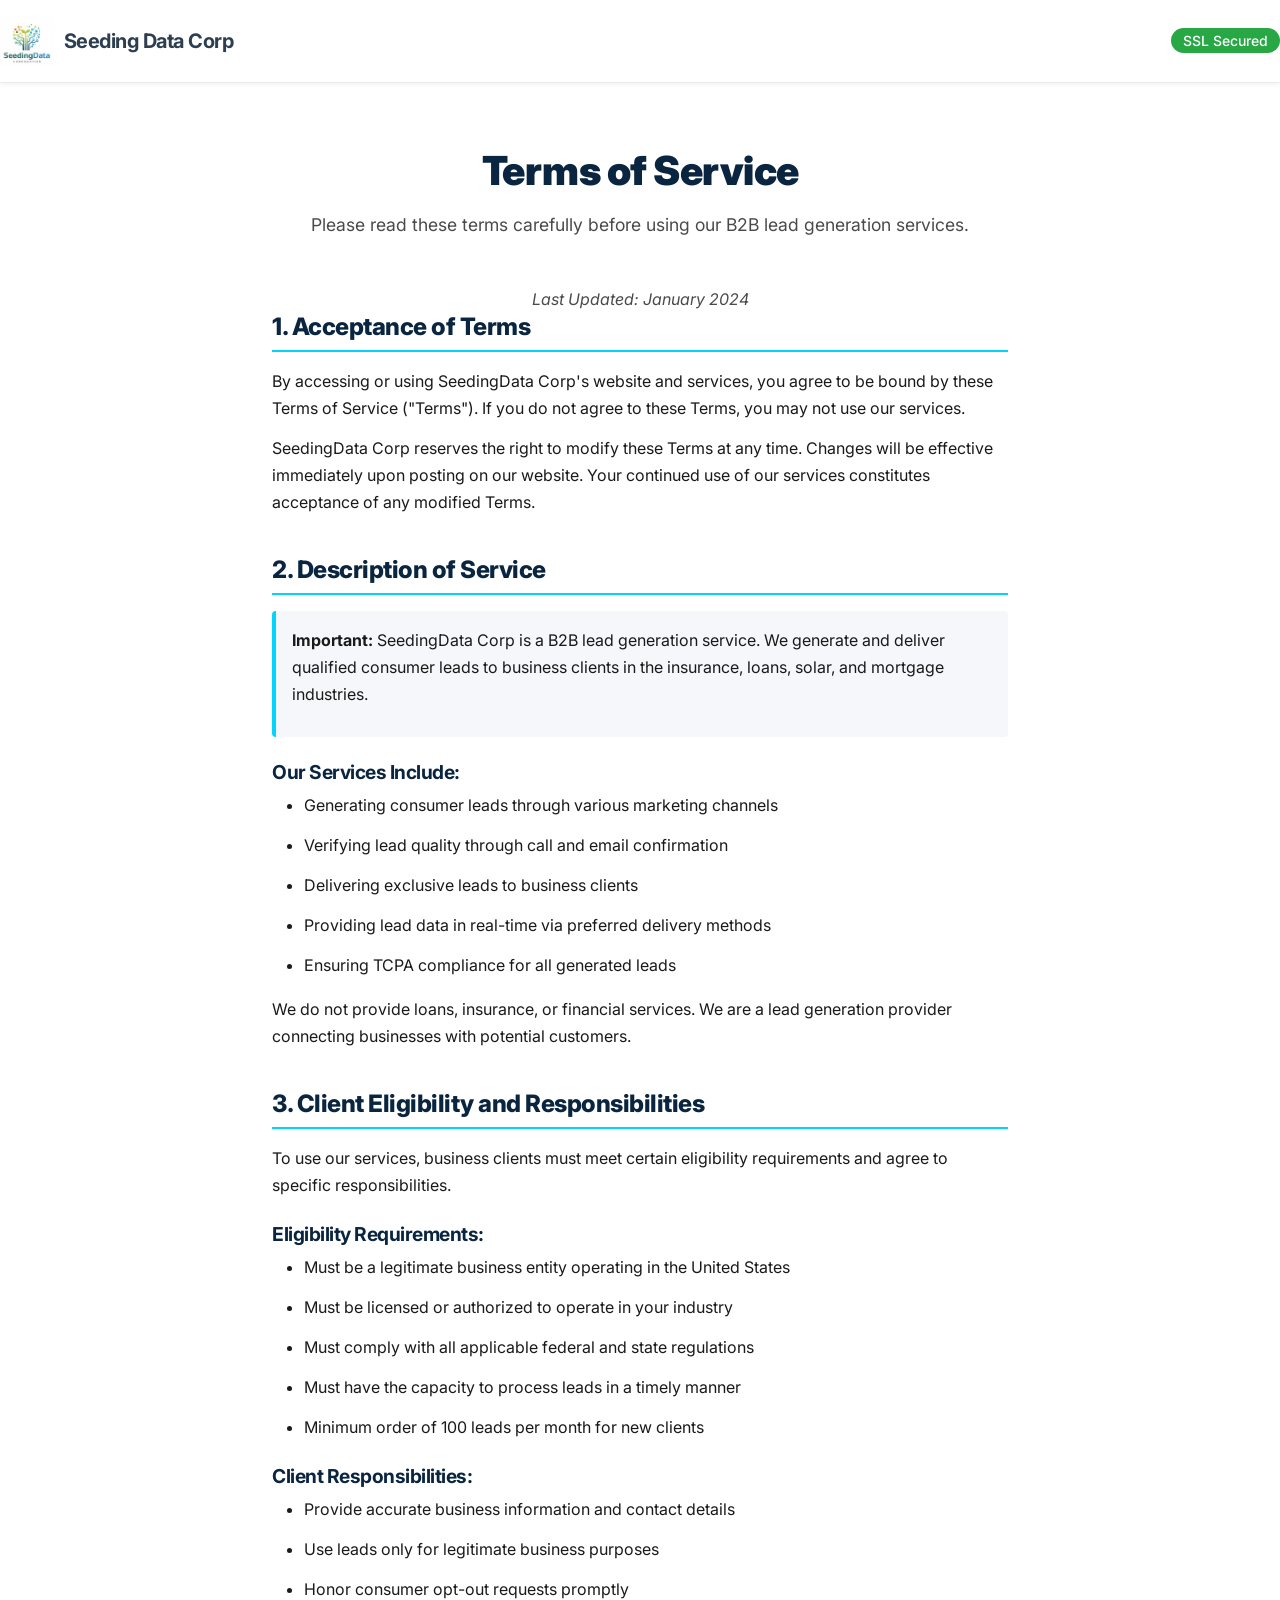
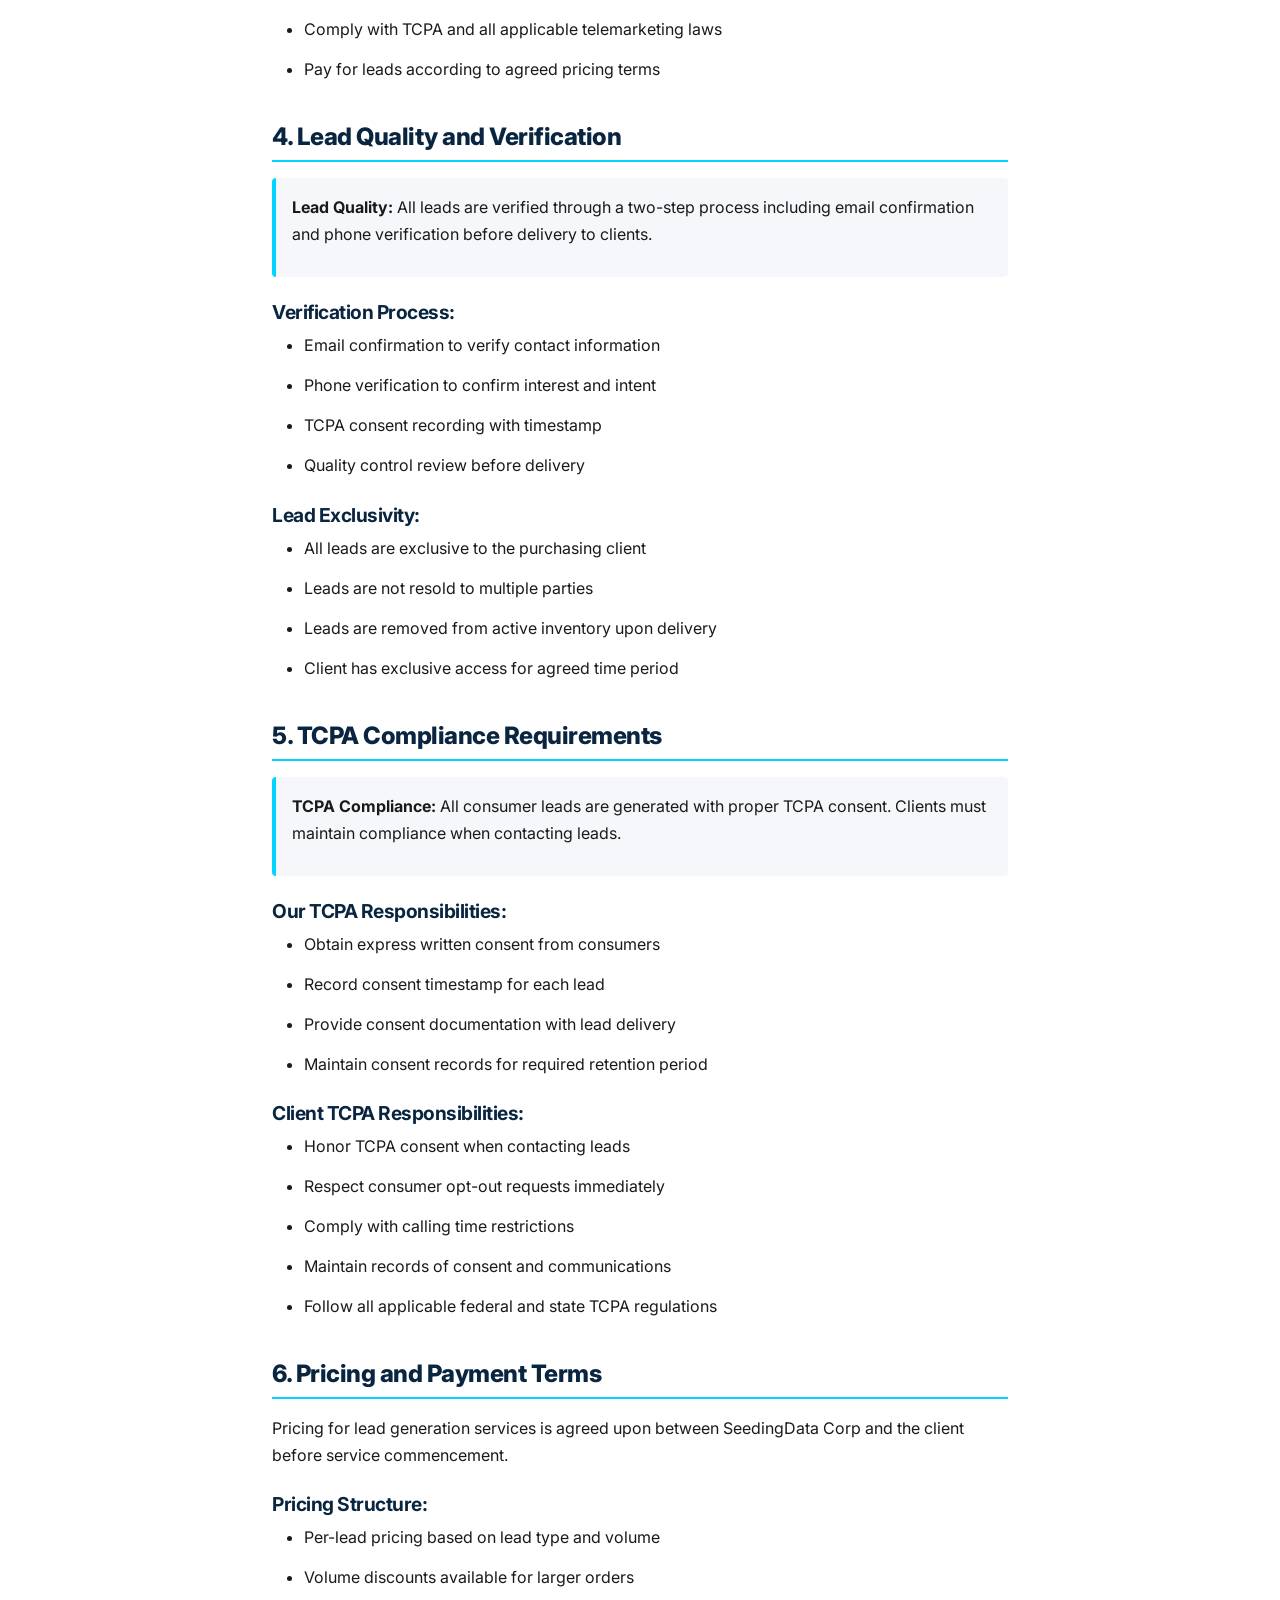
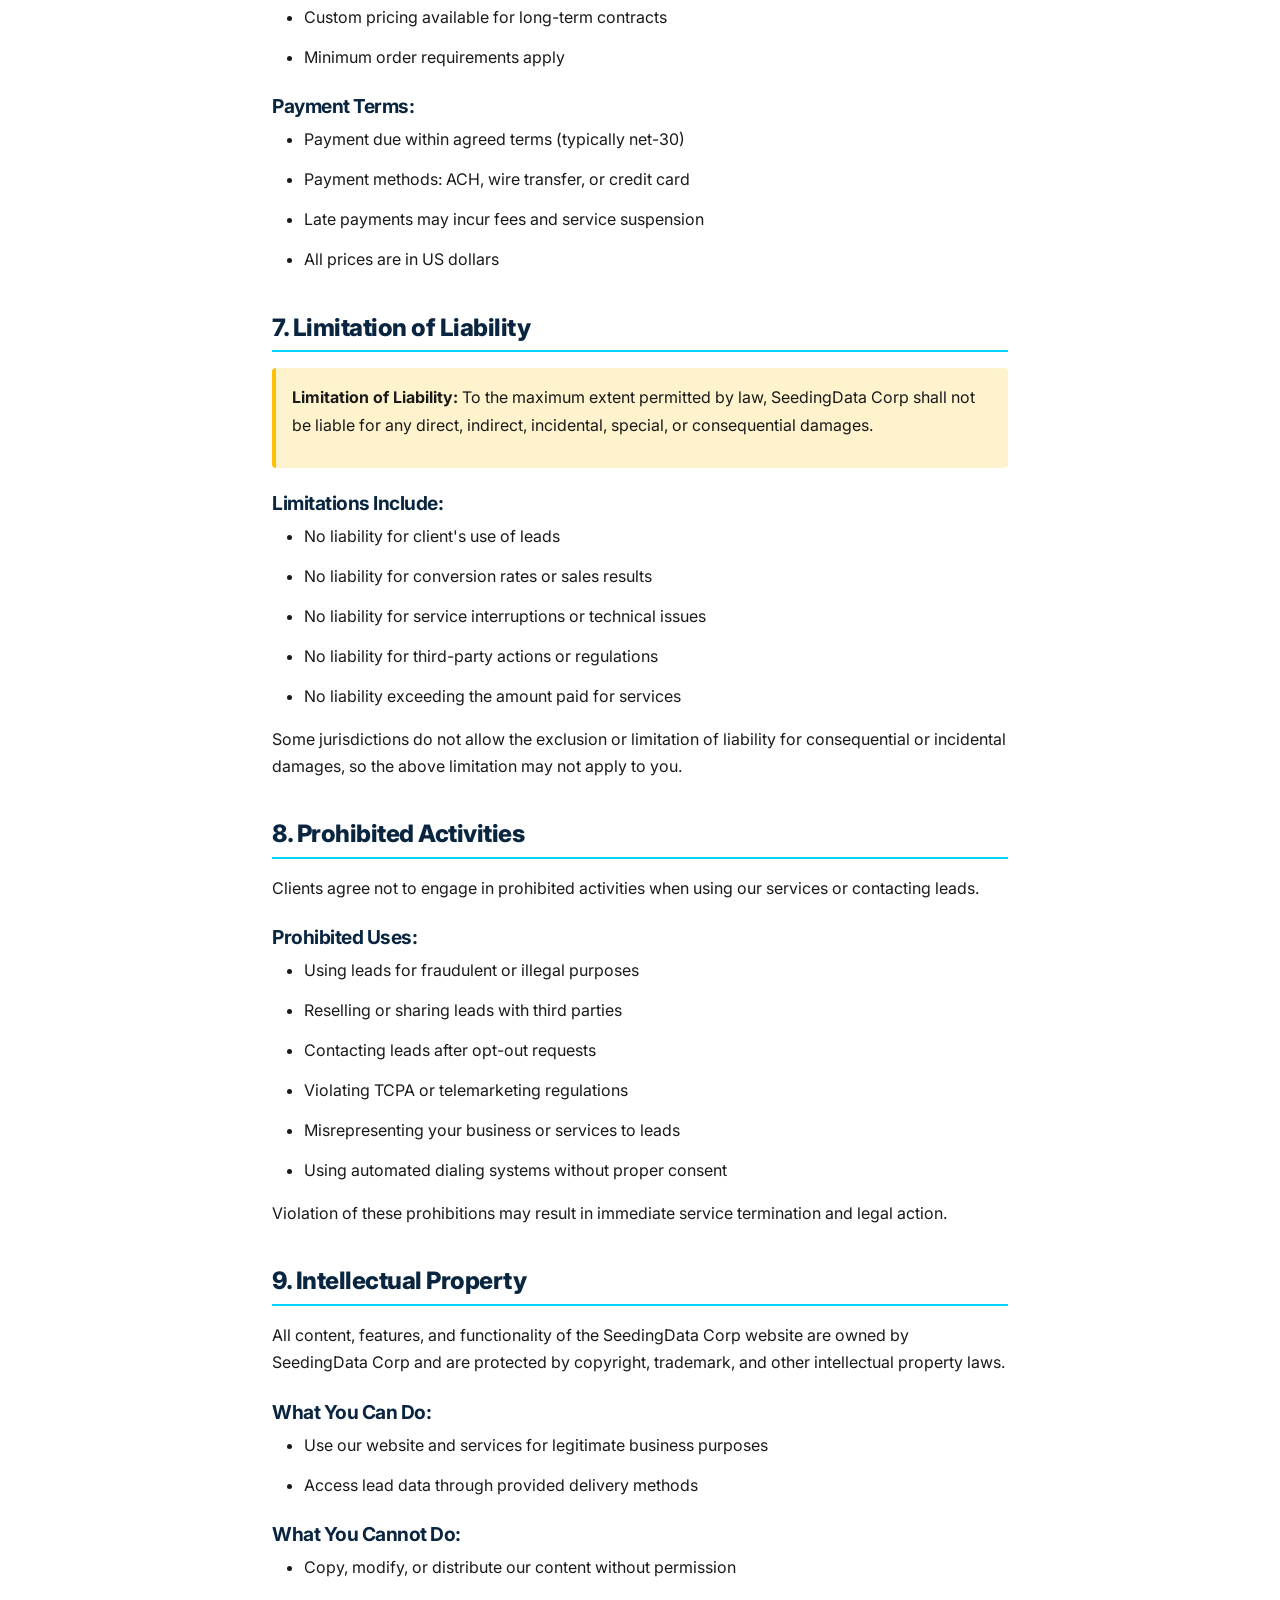
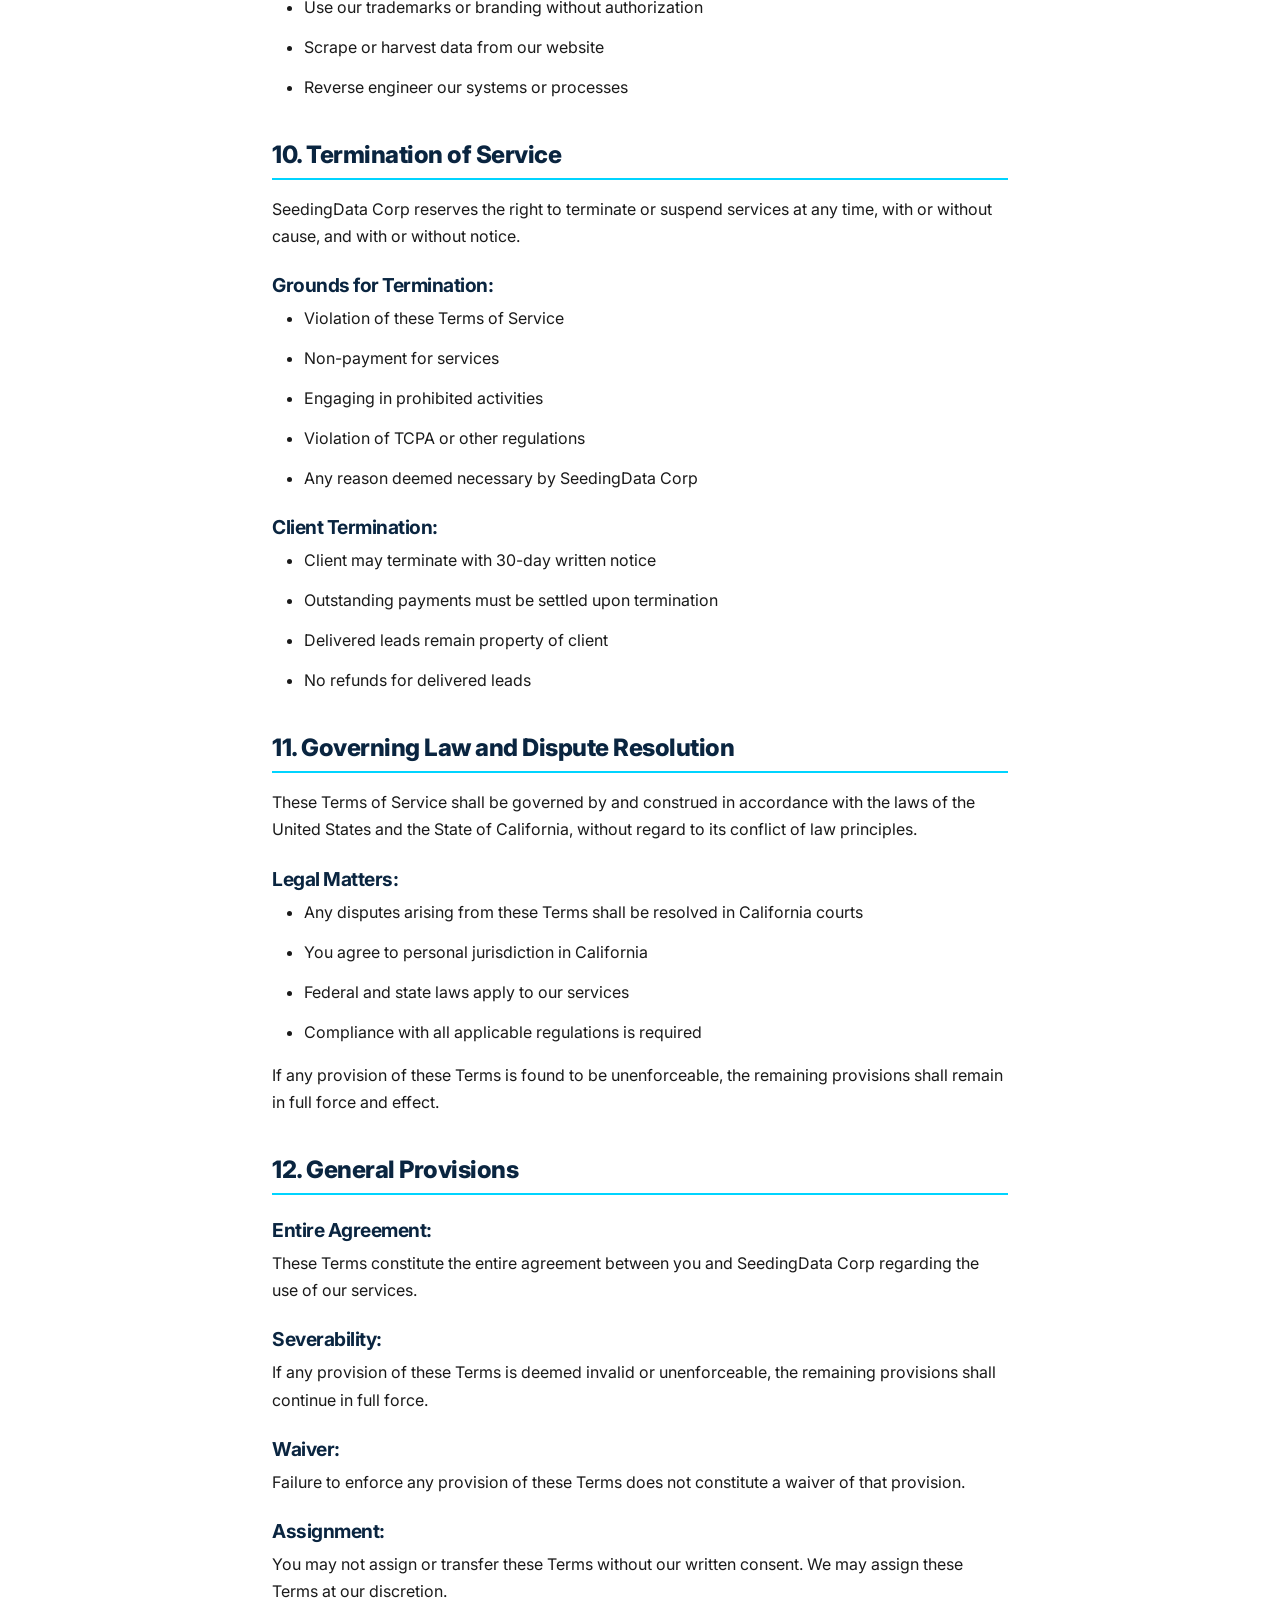
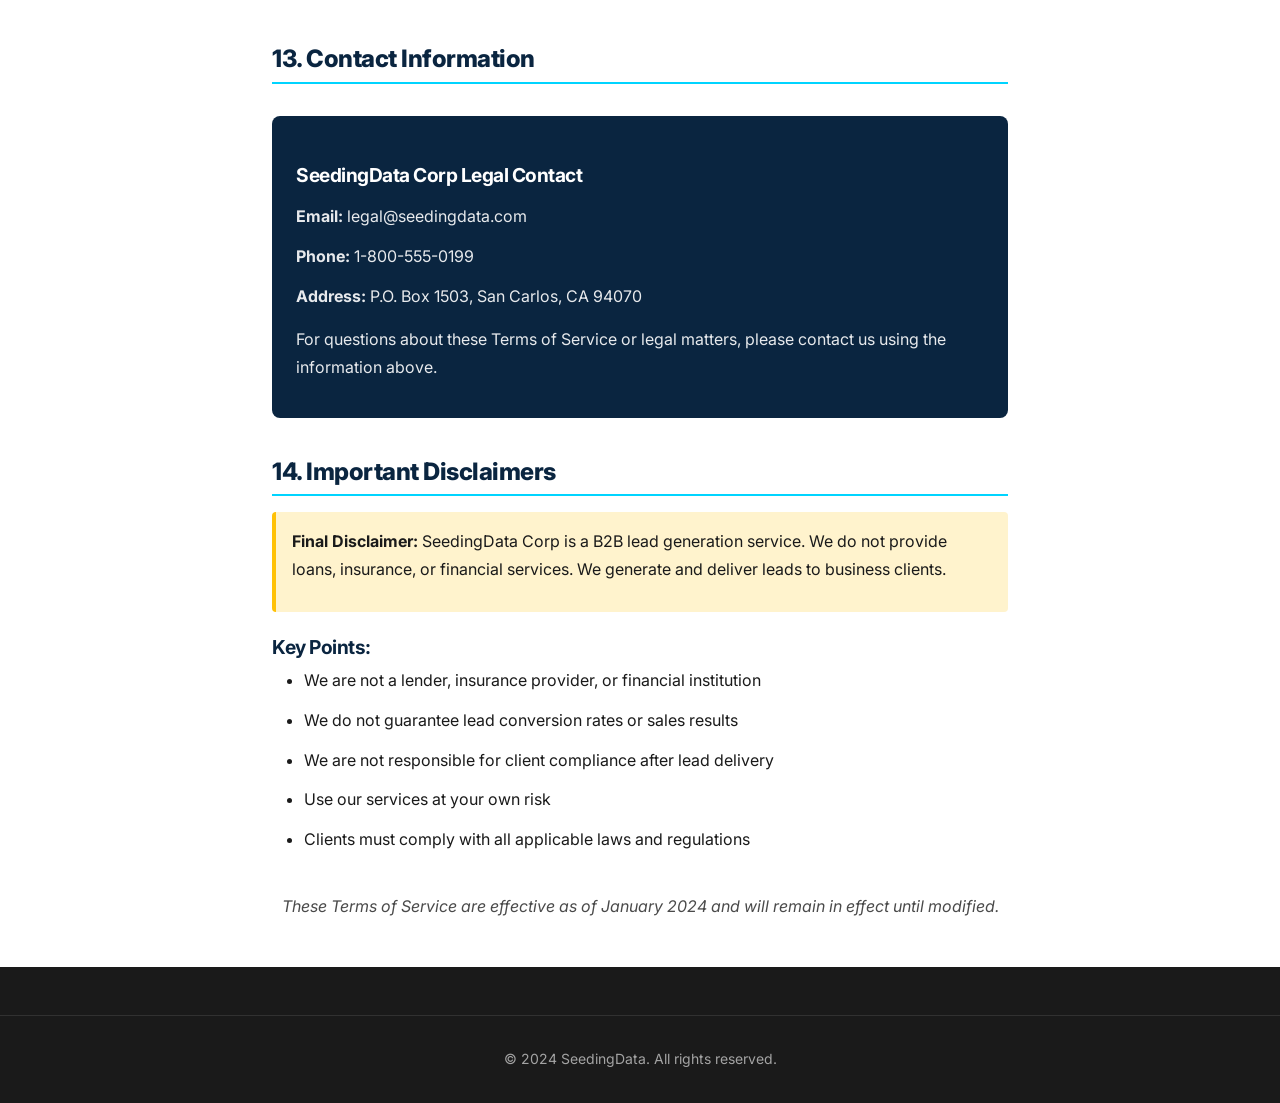
<file: terms-of-service.html>
<!DOCTYPE html>
<html lang="en">
<head>
    <meta charset="UTF-8">
    <meta name="viewport" content="width=device-width, initial-scale=1.0">
    <title>Terms of Service - SeedingData Corp</title>
    <link rel="stylesheet" href="styles.css">
    <link rel="preconnect" href="https://fonts.googleapis.com">
    <link rel="preconnect" href="https://fonts.gstatic.com" crossorigin>
    <link href="https://fonts.googleapis.com/css2?family=Inter:wght@300;400;500;600;700&display=swap" rel="stylesheet">
    <style>
        .terms-container {
            max-width: 800px;
            margin: 0 auto;
            padding: 2rem;
            background: white;
            min-height: 100vh;
        }
        .terms-header {
            text-align: center;
            margin-bottom: 3rem;
            padding-top: 2rem;
        }
        .terms-header h1 {
            color: var(--primary-blue);
            font-size: 2.5rem;
            margin-bottom: 1rem;
        }
        .terms-header p {
            color: var(--text-light);
            font-size: 1.1rem;
        }
        .terms-section {
            margin-bottom: 2.5rem;
        }
        .terms-section h2 {
            color: var(--primary-blue);
            font-size: 1.5rem;
            margin-bottom: 1rem;
            border-bottom: 2px solid var(--primary-teal);
            padding-bottom: 0.5rem;
        }
        .terms-section h3 {
            color: var(--primary-blue);
            font-size: 1.2rem;
            margin: 1.5rem 0 0.5rem 0;
        }
        .terms-section p, .terms-section li {
            color: var(--text-dark);
            line-height: 1.7;
            margin-bottom: 0.8rem;
        }
        .terms-section ul {
            margin-left: 2rem;
            margin-bottom: 1rem;
        }
        .highlight-box {
            background: var(--background-light);
            border-left: 4px solid var(--primary-teal);
            padding: 1rem;
            margin: 1rem 0;
            border-radius: 4px;
        }
        .warning-box {
            background: #fff3cd;
            border-left: 4px solid #ffc107;
            padding: 1rem;
            margin: 1rem 0;
            border-radius: 4px;
        }
        .contact-info {
            background: var(--primary-blue);
            color: white;
            padding: 1.5rem;
            border-radius: 8px;
            margin-top: 2rem;
        }
        .contact-info h3 {
            color: white;
            margin-bottom: 1rem;
        }
        .contact-info p {
            color: rgba(255, 255, 255, 0.9);
        }
        .last-updated {
            text-align: center;
            color: var(--text-light);
            font-style: italic;
            margin-top: 2rem;
        }
        @media (max-width: 768px) {
            .terms-container {
                padding: 1rem;
            }
            .terms-header h1 {
                font-size: 2rem;
            }
            .terms-section h2 {
                font-size: 1.3rem;
            }
        }
    </style>
</head>
<body>
    <!-- Header -->
    <header class="header">
        <div class="container">
            <div class="header-content">
                <div class="logo">
                    <div style="display: flex; align-items: center; gap: 10px;">
                        <img src="logo.jpeg" alt="SeedingData Logo" style="height: 50px; width: auto;">
                        <h1 style="font-size: 20px; margin: 0; color: #2c3e50;">Seeding Data Corp</h1>
                    </div>
                </div>
                <div class="header-trust">
                    <span class="ssl-badge">SSL Secured</span>
                </div>
            </div>
        </div>
    </header>

    <div class="terms-container">
        <div class="terms-header">
            <h1>Terms of Service</h1>
            <p>Please read these terms carefully before using our B2B lead generation services.</p>
        </div>

        <div class="last-updated">Last Updated: January 2024</div>

        <div class="terms-section">
            <h2>1. Acceptance of Terms</h2>
            <p>By accessing or using SeedingData Corp's website and services, you agree to be bound by these Terms of Service ("Terms"). If you do not agree to these Terms, you may not use our services.</p>

            <p>SeedingData Corp reserves the right to modify these Terms at any time. Changes will be effective immediately upon posting on our website. Your continued use of our services constitutes acceptance of any modified Terms.</p>
        </div>

        <div class="terms-section">
            <h2>2. Description of Service</h2>
            <div class="highlight-box">
                <p><strong>Important:</strong> SeedingData Corp is a B2B lead generation service. We generate and deliver qualified consumer leads to business clients in the insurance, loans, solar, and mortgage industries.</p>
            </div>

            <h3>Our Services Include:</h3>
            <ul>
                <li>Generating consumer leads through various marketing channels</li>
                <li>Verifying lead quality through call and email confirmation</li>
                <li>Delivering exclusive leads to business clients</li>
                <li>Providing lead data in real-time via preferred delivery methods</li>
                <li>Ensuring TCPA compliance for all generated leads</li>
            </ul>

            <p>We do not provide loans, insurance, or financial services. We are a lead generation provider connecting businesses with potential customers.</p>
        </div>

        <div class="terms-section">
            <h2>3. Client Eligibility and Responsibilities</h2>
            <p>To use our services, business clients must meet certain eligibility requirements and agree to specific responsibilities.</p>

            <h3>Eligibility Requirements:</h3>
            <ul>
                <li>Must be a legitimate business entity operating in the United States</li>
                <li>Must be licensed or authorized to operate in your industry</li>
                <li>Must comply with all applicable federal and state regulations</li>
                <li>Must have the capacity to process leads in a timely manner</li>
                <li>Minimum order of 100 leads per month for new clients</li>
            </ul>

            <h3>Client Responsibilities:</h3>
            <ul>
                <li>Provide accurate business information and contact details</li>
                <li>Use leads only for legitimate business purposes</li>
                <li>Honor consumer opt-out requests promptly</li>
                <li>Comply with TCPA and all applicable telemarketing laws</li>
                <li>Pay for leads according to agreed pricing terms</li>
            </ul>
        </div>

        <div class="terms-section">
            <h2>4. Lead Quality and Verification</h2>
            <div class="highlight-box">
                <p><strong>Lead Quality:</strong> All leads are verified through a two-step process including email confirmation and phone verification before delivery to clients.</p>
            </div>

            <h3>Verification Process:</h3>
            <ul>
                <li>Email confirmation to verify contact information</li>
                <li>Phone verification to confirm interest and intent</li>
                <li>TCPA consent recording with timestamp</li>
                <li>Quality control review before delivery</li>
            </ul>

            <h3>Lead Exclusivity:</h3>
            <ul>
                <li>All leads are exclusive to the purchasing client</li>
                <li>Leads are not resold to multiple parties</li>
                <li>Leads are removed from active inventory upon delivery</li>
                <li>Client has exclusive access for agreed time period</li>
            </ul>
        </div>

        <div class="terms-section">
            <h2>5. TCPA Compliance Requirements</h2>
            <div class="highlight-box">
                <p><strong>TCPA Compliance:</strong> All consumer leads are generated with proper TCPA consent. Clients must maintain compliance when contacting leads.</p>
            </div>

            <h3>Our TCPA Responsibilities:</h3>
            <ul>
                <li>Obtain express written consent from consumers</li>
                <li>Record consent timestamp for each lead</li>
                <li>Provide consent documentation with lead delivery</li>
                <li>Maintain consent records for required retention period</li>
            </ul>

            <h3>Client TCPA Responsibilities:</h3>
            <ul>
                <li>Honor TCPA consent when contacting leads</li>
                <li>Respect consumer opt-out requests immediately</li>
                <li>Comply with calling time restrictions</li>
                <li>Maintain records of consent and communications</li>
                <li>Follow all applicable federal and state TCPA regulations</li>
            </ul>
        </div>

        <div class="terms-section">
            <h2>6. Pricing and Payment Terms</h2>
            <p>Pricing for lead generation services is agreed upon between SeedingData Corp and the client before service commencement.</p>

            <h3>Pricing Structure:</h3>
            <ul>
                <li>Per-lead pricing based on lead type and volume</li>
                <li>Volume discounts available for larger orders</li>
                <li>Custom pricing available for long-term contracts</li>
                <li>Minimum order requirements apply</li>
            </ul>

            <h3>Payment Terms:</h3>
            <ul>
                <li>Payment due within agreed terms (typically net-30)</li>
                <li>Payment methods: ACH, wire transfer, or credit card</li>
                <li>Late payments may incur fees and service suspension</li>
                <li>All prices are in US dollars</li>
            </ul>
        </div>

        <div class="terms-section">
            <h2>7. Limitation of Liability</h2>
            <div class="warning-box">
                <p><strong>Limitation of Liability:</strong> To the maximum extent permitted by law, SeedingData Corp shall not be liable for any direct, indirect, incidental, special, or consequential damages.</p>
            </div>

            <h3>Limitations Include:</h3>
            <ul>
                <li>No liability for client's use of leads</li>
                <li>No liability for conversion rates or sales results</li>
                <li>No liability for service interruptions or technical issues</li>
                <li>No liability for third-party actions or regulations</li>
                <li>No liability exceeding the amount paid for services</li>
            </ul>

            <p>Some jurisdictions do not allow the exclusion or limitation of liability for consequential or incidental damages, so the above limitation may not apply to you.</p>
        </div>

        <div class="terms-section">
            <h2>8. Prohibited Activities</h2>
            <p>Clients agree not to engage in prohibited activities when using our services or contacting leads.</p>

            <h3>Prohibited Uses:</h3>
            <ul>
                <li>Using leads for fraudulent or illegal purposes</li>
                <li>Reselling or sharing leads with third parties</li>
                <li>Contacting leads after opt-out requests</li>
                <li>Violating TCPA or telemarketing regulations</li>
                <li>Misrepresenting your business or services to leads</li>
                <li>Using automated dialing systems without proper consent</li>
            </ul>

            <p>Violation of these prohibitions may result in immediate service termination and legal action.</p>
        </div>

        <div class="terms-section">
            <h2>9. Intellectual Property</h2>
            <p>All content, features, and functionality of the SeedingData Corp website are owned by SeedingData Corp and are protected by copyright, trademark, and other intellectual property laws.</p>

            <h3>What You Can Do:</h3>
            <ul>
                <li>Use our website and services for legitimate business purposes</li>
                <li>Access lead data through provided delivery methods</li>
            </ul>

            <h3>What You Cannot Do:</h3>
            <ul>
                <li>Copy, modify, or distribute our content without permission</li>
                <li>Use our trademarks or branding without authorization</li>
                <li>Scrape or harvest data from our website</li>
                <li>Reverse engineer our systems or processes</li>
            </ul>
        </div>

        <div class="terms-section">
            <h2>10. Termination of Service</h2>
            <p>SeedingData Corp reserves the right to terminate or suspend services at any time, with or without cause, and with or without notice.</p>

            <h3>Grounds for Termination:</h3>
            <ul>
                <li>Violation of these Terms of Service</li>
                <li>Non-payment for services</li>
                <li>Engaging in prohibited activities</li>
                <li>Violation of TCPA or other regulations</li>
                <li>Any reason deemed necessary by SeedingData Corp</li>
            </ul>

            <h3>Client Termination:</h3>
            <ul>
                <li>Client may terminate with 30-day written notice</li>
                <li>Outstanding payments must be settled upon termination</li>
                <li>Delivered leads remain property of client</li>
                <li>No refunds for delivered leads</li>
            </ul>
        </div>

        <div class="terms-section">
            <h2>11. Governing Law and Dispute Resolution</h2>
            <p>These Terms of Service shall be governed by and construed in accordance with the laws of the United States and the State of California, without regard to its conflict of law principles.</p>

            <h3>Legal Matters:</h3>
            <ul>
                <li>Any disputes arising from these Terms shall be resolved in California courts</li>
                <li>You agree to personal jurisdiction in California</li>
                <li>Federal and state laws apply to our services</li>
                <li>Compliance with all applicable regulations is required</li>
            </ul>

            <p>If any provision of these Terms is found to be unenforceable, the remaining provisions shall remain in full force and effect.</p>
        </div>

        <div class="terms-section">
            <h2>12. General Provisions</h2>

            <h3>Entire Agreement:</h3>
            <p>These Terms constitute the entire agreement between you and SeedingData Corp regarding the use of our services.</p>

            <h3>Severability:</h3>
            <p>If any provision of these Terms is deemed invalid or unenforceable, the remaining provisions shall continue in full force.</p>

            <h3>Waiver:</h3>
            <p>Failure to enforce any provision of these Terms does not constitute a waiver of that provision.</p>

            <h3>Assignment:</h3>
            <p>You may not assign or transfer these Terms without our written consent. We may assign these Terms at our discretion.</p>
        </div>

        <div class="terms-section">
            <h2>13. Contact Information</h2>
            <div class="contact-info">
                <h3>SeedingData Corp Legal Contact</h3>
                <p><strong>Email:</strong> legal@seedingdata.com</p>
                <p><strong>Phone:</strong> 1-800-555-0199</p>
                <p><strong>Address:</strong> P.O. Box 1503, San Carlos, CA 94070</p>
                <p style="margin-top: 1rem;">For questions about these Terms of Service or legal matters, please contact us using the information above.</p>
            </div>
        </div>

        <div class="terms-section">
            <h2>14. Important Disclaimers</h2>
            <div class="warning-box">
                <p><strong>Final Disclaimer:</strong> SeedingData Corp is a B2B lead generation service. We do not provide loans, insurance, or financial services. We generate and deliver leads to business clients.</p>
            </div>

            <h3>Key Points:</h3>
            <ul>
                <li>We are not a lender, insurance provider, or financial institution</li>
                <li>We do not guarantee lead conversion rates or sales results</li>
                <li>We are not responsible for client compliance after lead delivery</li>
                <li>Use our services at your own risk</li>
                <li>Clients must comply with all applicable laws and regulations</li>
            </ul>
        </div>

        <div class="last-updated">
            <p>These Terms of Service are effective as of January 2024 and will remain in effect until modified.</p>
        </div>
    </div>

    <footer class="footer">
        <div class="container">
            <div class="footer-bottom">
                <div class="copyright">
                    <p>&copy; 2024 SeedingData. All rights reserved.</p>
                </div>
            </div>
        </div>
    </footer>
</body>
</html>
</file>
<file: styles.css>
/* Reset and Global Styles */
* {
    margin: 0;
    padding: 0;
    box-sizing: border-box;
}

body {
    font-family: 'Inter', -apple-system, BlinkMacSystemFont, 'Segoe UI', Roboto, sans-serif;
    color: var(--text-dark);
    line-height: 1.6;
    background: var(--white);
    -webkit-font-smoothing: antialiased;
    -moz-osx-font-smoothing: grayscale;
}

h1, h2, h3, h4, h5, h6 {
    font-weight: 800;
    line-height: 1.2;
    color: var(--primary-blue);
    letter-spacing: -0.5px;
}

h1 {
    font-size: 3rem;
    font-weight: 900;
}

h2 {
    font-size: 2.25rem;
    font-weight: 800;
}

h3 {
    font-size: 1.5rem;
    font-weight: 700;
}

p {
    margin-bottom: 1rem;
    font-weight: 400;
}

a {
    color: var(--primary-teal);
    text-decoration: none;
    transition: color 0.3s ease;
    font-weight: 500;
}

a:hover {
    color: var(--primary-blue);
}

/* Color Palette */
:root {
    --primary-blue: #0a2540;
    --primary-teal: #00d4ff;
    --accent-green: #00c853;
    --text-dark: #1a1a1a;
    --text-light: #4a4a4a;
    --background-light: #f5f7fa;
    --white: #ffffff;
    --gradient-blue: linear-gradient(135deg, #0a2540 0%, #1e4d7a 100%);
    --gradient-teal: linear-gradient(135deg, #00d4ff 0%, #0099cc 100%);
    --gradient-green: linear-gradient(135deg, #00c853 0%, #007a33 100%);
    --border-color: #e9ecef;
    --success-green: #28a745;
    --warning-yellow: #ffc107;
    --error-red: #dc3545;
}

/* Header */
.header {
    background: var(--white);
    border-bottom: 1px solid var(--border-color);
    padding: 1rem 0;
    position: sticky;
    top: 0;
    z-index: 100;
    box-shadow: 0 2px 4px rgba(0,0,0,0.05);
}

.header-content {
    display: flex;
    justify-content: space-between;
    align-items: center;
}

.logo h1 {
    color: var(--primary-blue);
    font-size: 1.8rem;
    font-weight: 700;
    letter-spacing: -0.5px;
}

.ssl-badge {
    background: var(--success-green);
    color: var(--white);
    padding: 0.25rem 0.75rem;
    border-radius: 20px;
    font-size: 0.875rem;
    font-weight: 500;
}

/* Hero Section */
.hero {
    background: linear-gradient(135deg, var(--primary-blue) 0%, var(--primary-teal) 100%);
    color: var(--white);
    padding: 4rem 0;
    text-align: center;
}

.hero-content {
    max-width: 800px;
    margin: 0 auto;
}

.hero-text h1 {
    font-size: 3rem;
    font-weight: 700;
    margin-bottom: 1rem;
    line-height: 1.2;
}

.hero-text p {
    font-size: 1.25rem;
    margin-bottom: 2rem;
    opacity: 0.95;
}

.cta-button {
    background: var(--accent-green);
    color: var(--white);
    border: none;
    padding: 1rem 2rem;
    font-size: 1.125rem;
    font-weight: 600;
    border-radius: 50px;
    cursor: pointer;
    transition: all 0.3s ease;
    box-shadow: 0 4px 15px rgba(82, 183, 136, 0.3);
}

.cta-button:hover {
    background: #3da862;
    transform: translateY(-2px);
    box-shadow: 0 6px 20px rgba(82, 183, 136, 0.4);
}

/* Trust Bar */
.trust-bar {
    background: var(--white);
    padding: 2rem 0;
    border-bottom: 1px solid rgba(0, 212, 255, 0.1);
}

.trust-bar-content {
    display: flex;
    justify-content: center;
    gap: 3rem;
    flex-wrap: wrap;
}

.trust-bar-item {
    display: flex;
    align-items: center;
    gap: 0.75rem;
    font-size: 0.9375rem;
    color: var(--text-dark);
    font-weight: 600;
    padding: 0.5rem 1rem;
    background: var(--background-light);
    border-radius: 8px;
    border: 1px solid rgba(0, 212, 255, 0.15);
}

.trust-bar-icon {
    font-size: 1.25rem;
}

/* Form Section */
.form-section {
    background: var(--background-light);
    padding: 4rem 0;
}

.form-container {
    max-width: 600px;
    margin: 0 auto;
    background: var(--white);
    padding: 2rem;
    border-radius: 16px;
    box-shadow: 0 10px 30px rgba(0,0,0,0.1);
}

.form-header {
    text-align: center;
    margin-bottom: 2rem;
}

.form-header h2 {
    color: var(--primary-blue);
    font-size: 2rem;
    margin-bottom: 0.5rem;
}

.form-header p {
    color: var(--text-light);
    font-size: 1rem;
}

/* Progress Bar */
.progress-container {
    margin-bottom: 2rem;
}

.progress-bar {
    display: flex;
    justify-content: space-between;
    position: relative;
}

.progress-bar::before {
    content: '';
    position: absolute;
    top: 20px;
    left: 0;
    right: 0;
    height: 2px;
    background: var(--border-color);
    z-index: 1;
}

.progress-step {
    display: flex;
    flex-direction: column;
    align-items: center;
    position: relative;
    z-index: 2;
}

.progress-step.active .step-number {
    background: var(--primary-teal);
    color: var(--white);
}

.progress-step.completed .step-number {
    background: var(--accent-green);
    color: var(--white);
}

.step-number {
    width: 40px;
    height: 40px;
    border-radius: 50%;
    background: var(--border-color);
    color: var(--text-light);
    display: flex;
    align-items: center;
    justify-content: center;
    font-weight: 600;
    margin-bottom: 0.5rem;
    transition: all 0.3s ease;
}

.step-label {
    font-size: 0.875rem;
    color: var(--text-light);
    text-align: center;
}

.progress-step.active .step-label {
    color: var(--primary-teal);
    font-weight: 600;
}

/* Multi-Step Form */
.form-step {
    display: none;
}

.form-step.active {
    display: block;
}

.form-step h3 {
    color: var(--primary-blue);
    margin-bottom: 1.5rem;
    text-align: center;
    font-size: 1.25rem;
}

.form-group {
    margin-bottom: 1.5rem;
}

.form-group label {
    display: block;
    margin-bottom: 0.5rem;
    color: var(--text-dark);
    font-weight: 500;
}

.form-group input,
.form-group select {
    width: 100%;
    padding: 0.75rem;
    border: 2px solid var(--border-color);
    border-radius: 8px;
    font-size: 1rem;
    transition: border-color 0.3s ease;
    background: var(--white);
}

.form-group input:focus,
.form-group select:focus {
    outline: none;
    border-color: var(--primary-teal);
    box-shadow: 0 0 0 3px rgba(0, 168, 150, 0.1);
}

.form-group input:invalid {
    border-color: var(--error-red);
}

.tcpa-consent {
    background: var(--background-light);
    padding: 1rem;
    border-radius: 8px;
    margin-top: 1rem;
}

.tcpa-consent input[type="checkbox"] {
    margin-right: 0.5rem;
    margin-top: 0.25rem;
}

.tcpa-consent label {
    font-size: 0.875rem;
    line-height: 1.5;
    color: var(--text-light);
    cursor: pointer;
}

.form-buttons {
    display: flex;
    gap: 1rem;
    margin-top: 2rem;
}

.next-button,
.back-button,
.submit-button {
    flex: 1;
    padding: 0.75rem 1.5rem;
    border: none;
    border-radius: 8px;
    font-size: 1rem;
    font-weight: 600;
    cursor: pointer;
    transition: all 0.3s ease;
}

.next-button,
.submit-button {
    background: var(--primary-teal);
    color: var(--white);
}

.next-button:hover,
.submit-button:hover {
    background: #008f82;
    transform: translateY(-1px);
}

.back-button {
    background: var(--border-color);
    color: var(--text-dark);
}

.back-button:hover {
    background: #dee2e6;
}

.form-trust-badges {
    display: flex;
    justify-content: center;
    gap: 1rem;
    margin-top: 2rem;
    padding-top: 2rem;
    border-top: 1px solid var(--border-color);
}

.trust-badge {
    display: flex;
    align-items: center;
    gap: 0.5rem;
    font-size: 0.875rem;
    color: var(--text-light);
}

.badge-icon {
    background: var(--primary-blue);
    color: var(--white);
    padding: 0.25rem 0.5rem;
    border-radius: 4px;
    font-size: 0.75rem;
    font-weight: 600;
}

/* Section Headers */
.section-header {
    text-align: center;
    margin-bottom: 4rem;
}

.section-header h2 {
    font-size: 2.5rem;
    margin-bottom: 1rem;
    color: var(--primary-blue);
    font-weight: 800;
    letter-spacing: -0.5px;
}

.section-header p {
    font-size: 1.25rem;
    color: var(--text-light);
    max-width: 700px;
    margin: 0 auto;
    font-weight: 400;
    line-height: 1.7;
}

/* How It Works */
.how-it-works {
    padding: 4rem 0;
    background: var(--white);
}

.steps-grid {
    display: grid;
    grid-template-columns: repeat(auto-fit, minmax(300px, 1fr));
    gap: 2rem;
}

.step-item {
    text-align: center;
    padding: 2rem;
    border-radius: 12px;
    background: var(--background-light);
    transition: transform 0.3s ease;
}

.step-item:hover {
    transform: translateY(-5px);
}

.step-number {
    width: 60px;
    height: 60px;
    background: var(--primary-teal);
    color: var(--white);
    border-radius: 50%;
    display: flex;
    align-items: center;
    justify-content: center;
    font-size: 1.5rem;
    font-weight: 700;
    margin: 0 auto 1.5rem;
}

.step-item h3 {
    color: var(--primary-blue);
    margin-bottom: 1rem;
    font-size: 1.25rem;
}

.step-item p {
    color: var(--text-light);
    line-height: 1.6;
}

/* Services Section */
.services {
    padding: 4rem 0;
    background: var(--white);
}

.services-grid {
    display: grid;
    grid-template-columns: repeat(auto-fit, minmax(250px, 1fr));
    gap: 2rem;
}

.service-item {
    text-align: center;
    padding: 2rem;
    background: var(--background-light);
    border-radius: 12px;
    transition: transform 0.3s ease;
    position: relative;
}

.service-item:hover {
    transform: translateY(-5px);
}

.service-icon {
    font-size: 3rem;
    margin-bottom: 1rem;
}

.service-item h3 {
    color: var(--primary-blue);
    margin-bottom: 1rem;
    font-size: 1.25rem;
}

.service-item p {
    color: var(--text-light);
    line-height: 1.6;
}

.service-tag {
    position: absolute;
    top: 1rem;
    right: 1rem;
    background: var(--accent-green);
    color: var(--white);
    padding: 0.25rem 0.75rem;
    border-radius: 12px;
    font-size: 0.75rem;
    font-weight: 700;
    text-transform: uppercase;
    letter-spacing: 0.5px;
}

.social-proof-counter {
    display: flex;
    justify-content: center;
    gap: 3rem;
    margin-top: 2rem;
    flex-wrap: wrap;
}

.counter-item {
    text-align: center;
}

.counter-number {
    display: block;
    font-size: 2.5rem;
    font-weight: 900;
    color: var(--primary-teal);
    line-height: 1;
    margin-bottom: 0.5rem;
}

.counter-label {
    font-size: 0.875rem;
    color: var(--text-light);
    font-weight: 600;
    text-transform: uppercase;
    letter-spacing: 0.5px;
}

/* Pricing Section */
.pricing {
    padding: 5rem 0;
    background: var(--background-light);
}

.pricing-grid {
    display: grid;
    grid-template-columns: repeat(auto-fit, minmax(280px, 1fr));
    gap: 2rem;
    margin-bottom: 3rem;
}

.pricing-item {
    text-align: center;
    padding: 3rem 2rem;
    background: var(--white);
    border-radius: 16px;
    box-shadow: 0 8px 30px rgba(10, 37, 64, 0.08);
    transition: all 0.4s cubic-bezier(0.4, 0, 0.2, 1);
    display: flex;
    flex-direction: column;
    align-items: center;
    position: relative;
    border: 1px solid rgba(0, 212, 255, 0.1);
}

.pricing-item:hover {
    transform: translateY(-8px);
    box-shadow: 0 20px 40px rgba(10, 37, 64, 0.15);
    border-color: rgba(0, 212, 255, 0.3);
}

.pricing-badge {
    position: absolute;
    top: -12px;
    left: 50%;
    transform: translateX(-50%);
    background: var(--gradient-green);
    color: var(--white);
    padding: 0.5rem 1.25rem;
    border-radius: 25px;
    font-size: 0.75rem;
    font-weight: 700;
    text-transform: uppercase;
    letter-spacing: 0.5px;
    box-shadow: 0 4px 15px rgba(0, 200, 83, 0.3);
}

.pricing-icon {
    font-size: 3.5rem;
    margin-bottom: 1.5rem;
}

.pricing-item h3 {
    color: var(--primary-blue);
    margin-bottom: 2rem;
    font-size: 1.375rem;
    font-weight: 700;
    letter-spacing: -0.25px;
}

.pricing-details {
    display: flex;
    align-items: center;
    justify-content: center;
    gap: 0.75rem;
    margin-bottom: 1rem;
    flex-wrap: wrap;
}

.price-label {
    font-size: 0.75rem;
    color: var(--text-light);
    text-transform: uppercase;
    letter-spacing: 0.75px;
    font-weight: 600;
}

.price-low, .price-high {
    font-size: 2rem;
    font-weight: 800;
    color: var(--primary-teal);
}

.price-divider {
    color: var(--text-light);
    font-size: 1.5rem;
    font-weight: 300;
}

.price-unit {
    color: var(--text-light);
    font-size: 0.875rem;
    text-transform: uppercase;
    letter-spacing: 1px;
    margin-bottom: 1.5rem;
    font-weight: 600;
}

.price-logic {
    color: var(--text-light);
    font-size: 0.875rem;
    line-height: 1.6;
    margin-bottom: 2rem;
    font-weight: 400;
}

.pricing-cta {
    margin-top: auto;
    background: var(--gradient-blue);
    color: var(--white);
    padding: 1rem 1.5rem;
    font-size: 0.9375rem;
    font-weight: 700;
    border: none;
    border-radius: 10px;
    cursor: pointer;
    transition: all 0.3s ease;
    width: 100%;
    letter-spacing: 0.25px;
    box-shadow: 0 4px 15px rgba(10, 37, 64, 0.2);
}

.pricing-cta:hover {
    background: var(--gradient-teal);
    transform: translateY(-2px);
    box-shadow: 0 8px 25px rgba(0, 212, 255, 0.3);
}

.pricing-features {
    display: flex;
    justify-content: center;
    gap: 2.5rem;
    flex-wrap: wrap;
    padding: 2rem;
    background: var(--white);
    border-radius: 12px;
    box-shadow: 0 4px 20px rgba(10, 37, 64, 0.06);
}

.pricing-feature {
    display: flex;
    align-items: center;
    gap: 0.75rem;
    color: var(--text-dark);
    font-size: 1rem;
    font-weight: 500;
}

.pricing-feature span:first-child {
    color: var(--accent-green);
    font-weight: 800;
    font-size: 1.25rem;
}

/* Proof Section */
.proof-section {
    padding: 4rem 0;
    background: var(--white);
}

.proof-grid {
    display: grid;
    grid-template-columns: repeat(auto-fit, minmax(250px, 1fr));
    gap: 2rem;
    margin-bottom: 3rem;
}

.proof-item {
    text-align: center;
    padding: 2rem;
    background: var(--background-light);
    border-radius: 12px;
    transition: transform 0.3s ease;
}

.proof-item:hover {
    transform: translateY(-5px);
}

.proof-metric {
    font-size: 3rem;
    font-weight: 700;
    color: var(--primary-teal);
    margin-bottom: 0.5rem;
}

.proof-label {
    font-size: 1.25rem;
    font-weight: 600;
    color: var(--primary-blue);
    margin-bottom: 0.5rem;
}

.proof-item p {
    color: var(--text-light);
    font-size: 0.875rem;
    line-height: 1.5;
}

.call-recording {
    background: linear-gradient(135deg, var(--primary-blue) 0%, var(--primary-teal) 100%);
    border-radius: 12px;
    padding: 2rem;
    color: var(--white);
}

.call-recording-content {
    text-align: center;
}

.call-recording-content h3 {
    font-size: 1.5rem;
    margin-bottom: 0.5rem;
    color: var(--white);
}

.call-recording-content p {
    margin-bottom: 1.5rem;
    color: rgba(255, 255, 255, 0.9);
}

.audio-player {
    max-width: 500px;
    margin: 0 auto;
}

.audio-placeholder {
    background: rgba(255, 255, 255, 0.1);
    border-radius: 8px;
    padding: 2rem;
    display: flex;
    flex-direction: column;
    align-items: center;
    gap: 1rem;
}

.audio-placeholder span {
    font-size: 3rem;
}

.audio-placeholder p {
    font-size: 1rem;
    color: rgba(255, 255, 255, 0.9);
    margin: 0;
}

.play-button {
    background: var(--white);
    color: var(--primary-blue);
    border: none;
    padding: 0.75rem 2rem;
    border-radius: 25px;
    font-size: 1rem;
    font-weight: 600;
    cursor: pointer;
    transition: all 0.3s ease;
}

.play-button:hover {
    background: var(--background-light);
    transform: scale(1.05);
}

/* Hero Section */
.hero {
    padding: 6rem 0;
    background: var(--gradient-blue);
    color: var(--white);
    position: relative;
    overflow: hidden;
}

.hero::before {
    content: '';
    position: absolute;
    top: 0;
    right: 0;
    width: 50%;
    height: 100%;
    background: linear-gradient(135deg, rgba(0, 212, 255, 0.1) 0%, transparent 100%);
}

.hero-content {
    max-width: 900px;
    position: relative;
    z-index: 1;
}

.hero-text {
    text-align: center;
}

.hero-badge {
    display: inline-block;
    background: rgba(0, 212, 255, 0.15);
    color: var(--primary-teal);
    padding: 0.5rem 1.5rem;
    border-radius: 25px;
    font-size: 0.875rem;
    font-weight: 600;
    text-transform: uppercase;
    letter-spacing: 1px;
    margin-bottom: 1.5rem;
    border: 1px solid rgba(0, 212, 255, 0.3);
}

.hero-text h1 {
    font-size: 3.5rem;
    font-weight: 800;
    margin-bottom: 1.5rem;
    line-height: 1.1;
    letter-spacing: -1px;
}

.hero-text p {
    font-size: 1.375rem;
    margin-bottom: 2.5rem;
    line-height: 1.6;
    color: rgba(255, 255, 255, 0.85);
    font-weight: 400;
}

.hero-cta-group {
    display: flex;
    gap: 1rem;
    justify-content: center;
    margin-bottom: 2.5rem;
}

.cta-button.primary {
    background: var(--accent-green);
    color: var(--white);
    padding: 1rem 2.5rem;
    font-size: 1.125rem;
    font-weight: 700;
    border: none;
    border-radius: 8px;
    cursor: pointer;
    transition: all 0.3s ease;
    box-shadow: 0 4px 15px rgba(0, 200, 83, 0.3);
}

.cta-button.primary:hover {
    background: #00a83d;
    transform: translateY(-2px);
    box-shadow: 0 8px 25px rgba(0, 200, 83, 0.4);
}

.cta-button.secondary {
    background: transparent;
    color: var(--white);
    padding: 1rem 2.5rem;
    font-size: 1.125rem;
    font-weight: 600;
    border: 2px solid var(--white);
    border-radius: 8px;
    cursor: pointer;
    transition: all 0.3s ease;
}

.cta-button.secondary:hover {
    background: var(--white);
    color: var(--primary-blue);
    transform: translateY(-2px);
}

.hero-trust {
    display: flex;
    justify-content: center;
    gap: 2rem;
    flex-wrap: wrap;
}

.trust-item {
    display: flex;
    align-items: center;
    gap: 0.5rem;
    color: rgba(255, 255, 255, 0.8);
    font-size: 0.875rem;
    font-weight: 500;
}

.trust-icon {
    color: var(--accent-green);
    font-weight: 700;
    font-size: 1.125rem;
}

/* Mid-Page CTA */
.mid-cta {
    padding: 4rem 0;
    background: linear-gradient(135deg, var(--primary-blue) 0%, var(--primary-teal) 100%);
}

.cta-content {
    text-align: center;
    color: var(--white);
}

.cta-content h2 {
    font-size: 2.5rem;
    margin-bottom: 1rem;
    color: var(--white);
}

.cta-content p {
    font-size: 1.25rem;
    margin-bottom: 2rem;
    color: rgba(255, 255, 255, 0.9);
}

.cta-content .cta-button {
    background: var(--white);
    color: var(--primary-blue);
    padding: 1rem 2.5rem;
    font-size: 1.125rem;
    font-weight: 600;
    border: none;
    border-radius: 8px;
    cursor: pointer;
    transition: all 0.3s ease;
}

.cta-content .cta-button:hover {
    background: var(--background-light);
    transform: translateY(-2px);
    box-shadow: 0 4px 15px rgba(0,0,0,0.2);
}

/* Benefits */
.benefits {
    padding: 4rem 0;
    background: var(--background-light);
}

.benefits-grid {
    display: grid;
    grid-template-columns: repeat(auto-fit, minmax(250px, 1fr));
    gap: 2rem;
}

.benefit-item {
    text-align: center;
    padding: 2rem;
    background: var(--white);
    border-radius: 12px;
    box-shadow: 0 4px 15px rgba(0,0,0,0.05);
    transition: transform 0.3s ease;
}

.benefit-item:hover {
    transform: translateY(-5px);
    box-shadow: 0 8px 25px rgba(0,0,0,0.1);
}

.benefit-icon {
    background: var(--accent-green);
    color: var(--white);
    padding: 0.5rem 1rem;
    border-radius: 20px;
    font-size: 0.875rem;
    font-weight: 600;
    margin-bottom: 1rem;
    display: inline-block;
}

.benefit-item h3 {
    color: var(--primary-blue);
    margin-bottom: 1rem;
    font-size: 1.25rem;
}

.benefit-item p {
    color: var(--text-light);
    line-height: 1.6;
}

/* Sample Leads Section */
.sample-leads {
    padding: 4rem 0;
    background: var(--white);
}

.sample-leads-table {
    overflow-x: auto;
    background: var(--white);
    border-radius: 12px;
    box-shadow: 0 4px 15px rgba(0,0,0,0.05);
}

.sample-leads-table table {
    width: 100%;
    border-collapse: collapse;
    min-width: 600px;
}

.sample-leads-table th,
.sample-leads-table td {
    padding: 1rem;
    text-align: left;
    border-bottom: 1px solid var(--border-color);
}

.sample-leads-table th {
    background: var(--primary-blue);
    color: var(--white);
    font-weight: 600;
    white-space: nowrap;
}

.sample-leads-table td:nth-child(4) {
    font-family: 'Courier New', monospace;
    color: var(--text-dark);
    letter-spacing: 0.5px;
}

.sample-leads-table tr:hover {
    background: var(--background-light);
}

/* Free Test Offer */
.free-test-offer {
    padding: 4rem 0;
    background: linear-gradient(135deg, var(--primary-teal) 0%, var(--accent-green) 100%);
    color: var(--white);
    text-align: center;
}

.offer-content {
    max-width: 600px;
    margin: 0 auto;
}

.offer-content h2 {
    font-size: 2.5rem;
    margin-bottom: 1rem;
}

.offer-content p {
    font-size: 1.125rem;
    margin-bottom: 2rem;
    opacity: 0.95;
}

.offer-content .cta-button {
    background: var(--white);
    color: var(--primary-teal);
}

.offer-content .cta-button:hover {
    background: #f8f9fa;
    color: var(--primary-blue);
}

/* Compliance Section */
.compliance {
    padding: 4rem 0;
    background: var(--background-light);
}

.compliance-grid {
    display: grid;
    grid-template-columns: repeat(auto-fit, minmax(280px, 1fr));
    gap: 2rem;
}

.compliance-item {
    text-align: center;
    padding: 2rem;
    background: var(--white);
    border-radius: 12px;
    box-shadow: 0 4px 15px rgba(0,0,0,0.05);
}

.compliance-icon {
    font-size: 2.5rem;
    margin-bottom: 1rem;
}

.compliance-item h3 {
    color: var(--primary-blue);
    margin-bottom: 1rem;
    font-size: 1.25rem;
}

.compliance-item p {
    color: var(--text-light);
    line-height: 1.6;
}

/* Contact Section */
.contact {
    padding: 4rem 0;
    background: var(--white);
}

.contact-content {
    display: grid;
    grid-template-columns: repeat(auto-fit, minmax(250px, 1fr));
    gap: 2rem;
    max-width: 800px;
    margin: 0 auto;
}

.contact-item {
    text-align: center;
    padding: 2rem;
    background: var(--background-light);
    border-radius: 12px;
}

.contact-icon {
    font-size: 2.5rem;
    margin-bottom: 1rem;
}

.contact-item h3 {
    color: var(--primary-blue);
    margin-bottom: 0.5rem;
    font-size: 1.125rem;
}

.contact-item p {
    color: var(--text-light);
    line-height: 1.6;
}

/* Testimonials */
.testimonials {
    padding: 4rem 0;
    background: var(--white);
}

.testimonials-grid {
    display: grid;
    grid-template-columns: repeat(auto-fit, minmax(300px, 1fr));
    gap: 2rem;
}

.testimonial-item {
    background: var(--background-light);
    padding: 2rem;
    border-radius: 12px;
    box-shadow: 0 4px 15px rgba(0,0,0,0.05);
}

.testimonial-content {
    color: var(--text-dark);
    line-height: 1.6;
    margin-bottom: 1.5rem;
}

.testimonial-content p {
    font-style: italic;
    margin-bottom: 1.5rem;
}

.testimonial-author {
    border-top: 1px solid var(--border-color);
    padding-top: 1rem;
}

.author-name {
    font-weight: 600;
    color: var(--primary-blue);
    font-size: 1rem;
}

.author-company {
    color: var(--text-light);
    font-size: 0.875rem;
    margin-top: 0.25rem;
}

/* Case Study */
.case-study {
    padding: 4rem 0;
    background: var(--background-light);
}

.case-study-content {
    max-width: 800px;
    margin: 0 auto;
    background: var(--white);
    padding: 3rem;
    border-radius: 12px;
    box-shadow: 0 4px 15px rgba(0,0,0,0.05);
}

.case-study-metrics {
    display: flex;
    justify-content: space-around;
    margin-bottom: 2rem;
    flex-wrap: wrap;
    gap: 2rem;
}

.metric-item {
    text-align: center;
    flex: 1;
    min-width: 120px;
}

.metric-number {
    display: block;
    color: var(--primary-teal);
    font-size: 3rem;
    font-weight: 700;
    margin-bottom: 0.5rem;
}

.metric-label {
    color: var(--text-light);
    font-size: 0.875rem;
    text-transform: uppercase;
    letter-spacing: 1px;
}

.case-study-text {
    color: var(--text-dark);
    line-height: 1.8;
    font-size: 1.125rem;
}

/* About */
.about {
    padding: 4rem 0;
    background: var(--background-light);
}

.about-content {
    max-width: 800px;
    margin: 0 auto;
    text-align: center;
}

.about-content p {
    color: var(--text-dark);
    line-height: 1.8;
    margin-bottom: 1.5rem;
    font-size: 1.125rem;
}

.about-stats {
    display: flex;
    justify-content: center;
    gap: 3rem;
    margin-top: 3rem;
}

.stat-item {
    text-align: center;
}

.stat-number {
    display: block;
    color: var(--primary-teal);
    font-size: 2.5rem;
    font-weight: 700;
    margin-bottom: 0.5rem;
}

.stat-label {
    color: var(--text-light);
    font-size: 0.875rem;
    text-transform: uppercase;
    letter-spacing: 1px;
}

/* FAQ */
.faq {
    padding: 4rem 0;
    background: var(--white);
}

.faq-list {
    max-width: 800px;
    margin: 0 auto;
}

.faq-item {
    background: var(--background-light);
    border-radius: 8px;
    margin-bottom: 1rem;
    overflow: hidden;
}

.faq-question {
    padding: 1.5rem;
    cursor: pointer;
    display: flex;
    justify-content: space-between;
    align-items: center;
    font-weight: 600;
    color: var(--primary-blue);
    transition: background-color 0.3s ease;
}

.faq-question:hover {
    background: rgba(0, 168, 150, 0.05);
}

.faq-toggle {
    font-size: 1.5rem;
    color: var(--primary-teal);
    transition: transform 0.3s ease;
}

.faq-item.active .faq-toggle {
    transform: rotate(45deg);
}

.faq-answer {
    padding: 0 1.5rem;
    max-height: 0;
    overflow: hidden;
    transition: all 0.3s ease;
}

.faq-item.active .faq-answer {
    padding: 0 1.5rem 1.5rem;
    max-height: 300px;
}

.faq-answer p {
    color: var(--text-light);
    line-height: 1.6;
}

/* Footer */
.footer {
    background: var(--text-dark);
    color: var(--white);
    padding: 3rem 0 1rem 0;
}

.footer-cta {
    text-align: center;
    padding: 2rem 0;
    background: linear-gradient(135deg, var(--primary-teal) 0%, var(--accent-green) 100%);
    margin-bottom: 2rem;
    border-radius: 12px;
}

.footer-cta h3 {
    font-size: 1.75rem;
    margin-bottom: 0.5rem;
    color: var(--white);
}

.footer-cta p {
    font-size: 1rem;
    margin-bottom: 1.5rem;
    color: rgba(255, 255, 255, 0.9);
}

.footer-cta .cta-button {
    background: var(--white);
    color: var(--primary-teal);
    padding: 0.875rem 2rem;
    font-size: 1rem;
    font-weight: 600;
    border: none;
    border-radius: 8px;
    cursor: pointer;
    transition: all 0.3s ease;
}

.footer-cta .cta-button:hover {
    background: var(--background-light);
    transform: translateY(-2px);
    box-shadow: 0 4px 15px rgba(0,0,0,0.2);
}

.footer-content {
    display: grid;
    grid-template-columns: repeat(auto-fit, minmax(250px, 1fr));
    gap: 2rem;
    margin-bottom: 2rem;
}

.footer-section h3 {
    color: var(--white);
    margin-bottom: 1rem;
    font-size: 1.125rem;
}

.footer-section p {
    color: rgba(255, 255, 255, 0.7);
    line-height: 1.6;
    margin-bottom: 1rem;
}

.footer-section ul {
    list-style: none;
    padding: 0;
}

.footer-section ul li {
    margin-bottom: 0.5rem;
}

.footer-section ul li a {
    color: rgba(255, 255, 255, 0.7);
    text-decoration: none;
    transition: color 0.3s ease;
}

.footer-section ul li a:hover {
    color: var(--white);
}

.footer-bottom {
    border-top: 1px solid rgba(255, 255, 255, 0.1);
    padding-top: 2rem;
    text-align: center;
}

.disclaimer {
    margin-bottom: 1rem;
    padding: 1rem;
    background: rgba(255, 255, 255, 0.05);
    border-radius: 8px;
}

.disclaimer p {
    font-size: 0.875rem;
    line-height: 1.5;
    color: rgba(255, 255, 255, 0.8);
}

.copyright p {
    color: rgba(255, 255, 255, 0.6);
    font-size: 0.875rem;
}

/* Responsive Design */
@media (max-width: 768px) {
    .container {
        padding: 0 15px;
    }

    .hero-text h1 {
        font-size: 2rem;
    }

    .hero-text p {
        font-size: 1rem;
    }

    .trust-bar-content {
        flex-direction: column;
        gap: 1rem;
    }

    .trust-bar-item {
        justify-content: center;
    }

    .form-container {
        padding: 1.5rem;
    }

    .progress-bar {
        gap: 0.5rem;
    }

    .step-label {
        font-size: 0.75rem;
    }

    .form-buttons {
        flex-direction: column;
    }

    .section-header h2 {
        font-size: 2rem;
    }

    .about-stats {
        flex-direction: column;
        gap: 2rem;
    }

    .footer-content {
        grid-template-columns: 1fr;
        text-align: center;
    }

    .disclaimer {
        text-align: left;
    }

    .sample-leads-table {
        font-size: 0.875rem;
    }

    .sample-leads-table th,
    .sample-leads-table td {
        padding: 0.75rem 0.5rem;
    }
}

@media (max-width: 480px) {
    .hero {
        padding: 3rem 0;
    }
    
    .form-section,
    .how-it-works,
    .benefits,
    .testimonials,
    .about,
    .faq {
        padding: 3rem 0;
    }
    
    .steps-grid,
    .benefits-grid,
    .testimonials-grid {
        grid-template-columns: 1fr;
        gap: 1.5rem;
    }
    
    .step-item,
    .benefit-item,
    .testimonial-item {
        padding: 1.5rem;
    }
}

/* Animation Classes */
.fade-in {
    animation: fadeIn 0.5s ease-in;
}

@keyframes fadeIn {
    from {
        opacity: 0;
        transform: translateY(20px);
    }
    to {
        opacity: 1;
        transform: translateY(0);
    }
}

.slide-in {
    animation: slideIn 0.5s ease-out;
}

@keyframes slideIn {
    from {
        opacity: 0;
        transform: translateX(-20px);
    }
    to {
        opacity: 1;
        transform: translateX(0);
    }
}

/* Success/Error States */
.success-message {
    background: var(--success-green);
    color: var(--white);
    padding: 1rem;
    border-radius: 8px;
    margin-bottom: 1rem;
    text-align: center;
}

.error-message {
    background: var(--error-red);
    color: var(--white);
    padding: 1rem;
    border-radius: 8px;
    margin-bottom: 1rem;
    text-align: center;
}

/* Loading State */
.loading {
    display: inline-block;
    width: 20px;
    height: 20px;
    border: 3px solid rgba(255,255,255,.3);
    border-radius: 50%;
    border-top-color: var(--white);
    animation: spin 1s ease-in-out infinite;
}

@keyframes spin {
    to { transform: rotate(360deg); }
}

/* Accessibility */
.visually-hidden {
    position: absolute;
    width: 1px;
    height: 1px;
    padding: 0;
    margin: -1px;
    overflow: hidden;
    clip: rect(0,0,0,0);
    white-space: nowrap;
    border: 0;
}

/* Focus States */
button:focus,
input:focus,
select:focus,
a:focus {
    outline: 2px solid var(--primary-teal);
    outline-offset: 2px;
}

/* Print Styles */
@media print {
    .header,
    .form-section,
    .footer {
        display: none;
    }
    
    body {
        font-size: 12pt;
        line-height: 1.4;
    }
    
    .section-header {
        margin-bottom: 1rem;
    }
    
    .section-header h2 {
        font-size: 18pt;
    }
}
</file>
